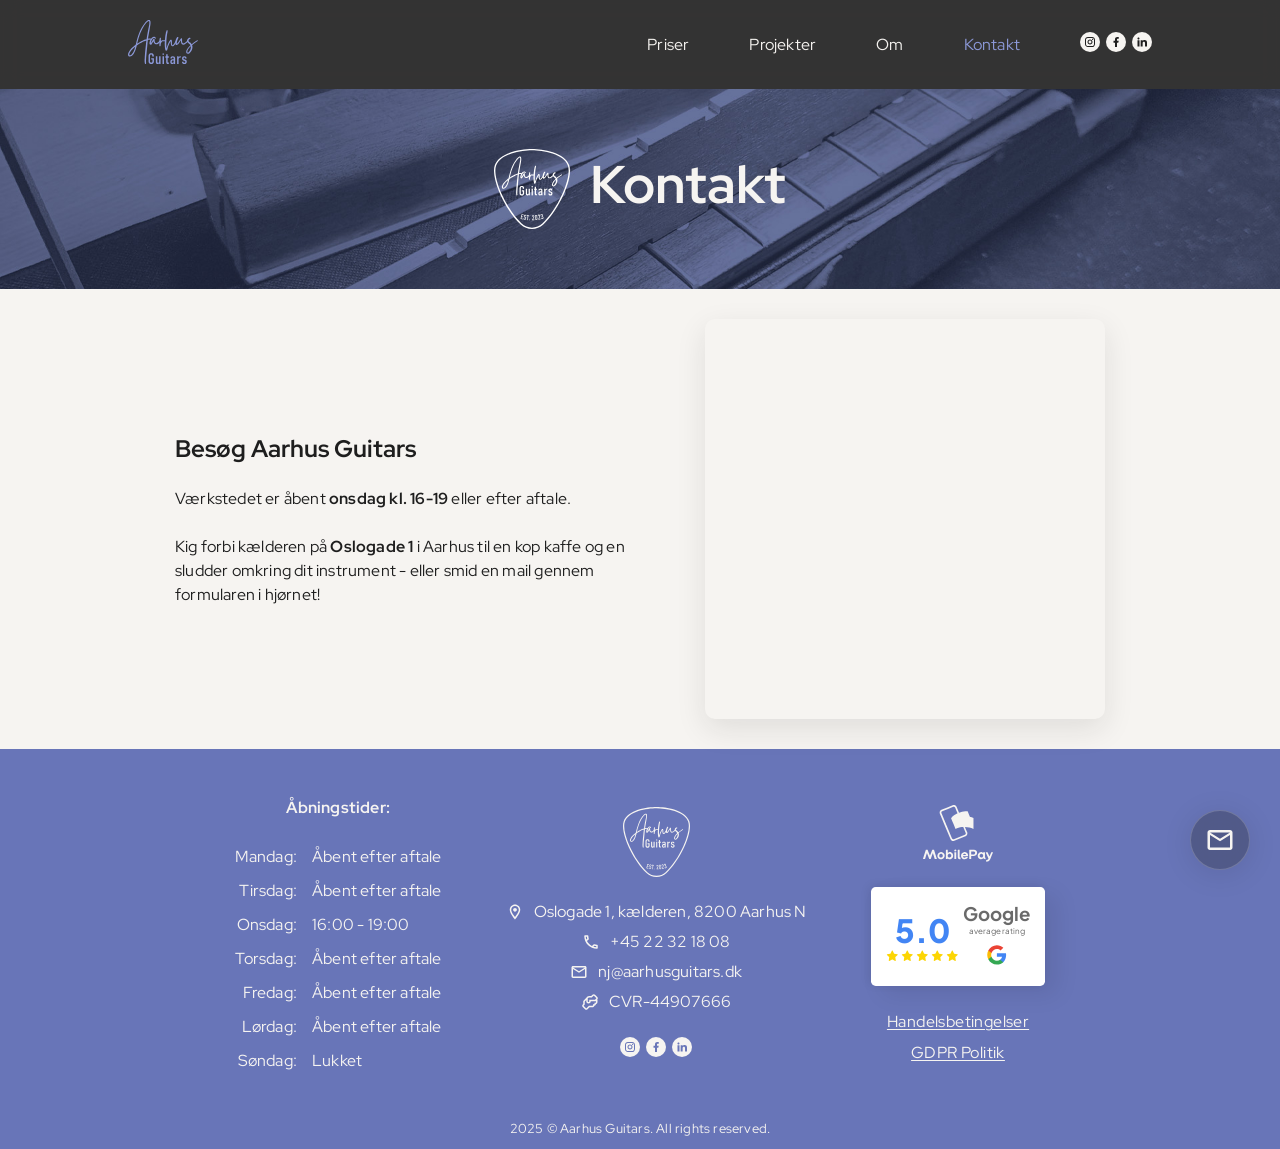
<file: contact.html>
<!DOCTYPE html>
<html lang="en">
<head>
    <meta charset="UTF-8">
    <meta name="viewport" content="width=device-width, initial-scale=1.0">
    <link rel="icon" type="image/png" href="images/favicon.png">
    <title>Kontakt | Aarhus Guitars</title>
    <link rel="stylesheet" href="styles.css">
    <link rel="stylesheet" href="fonts.css">
    <link rel="stylesheet" href="hamburger.css">
    <link rel="stylesheet" href="popup-form.css">
    <link rel="stylesheet" href="contact.css">
    <link rel="preconnect" href="https://fonts.googleapis.com">
    <link rel="preconnect" href="https://fonts.gstatic.com" crossorigin>
</head>
<body>
    <header>
        <div class="header-logo">
            <!-- Logo SVG -->
            <a href="index.html">
                <svg width="70" height="44" viewBox="0 0 70 44" fill="none" xmlns="http://www.w3.org/2000/svg">
    <g clip-path="url(#clip0_160_724)">
    <path d="M1.70528 36.471C1.18242 36.471 0.76792 36.2747 0.460316 35.8827C0.153439 35.49 0 35.0249 0 34.4874C0.0232703 33.7478 0.255973 32.9631 0.699564 32.1347C1.14243 31.3055 1.67692 30.5043 2.30303 29.7311C2.92842 28.9578 3.59308 28.2355 4.29846 27.5632C5.00312 26.891 5.62851 26.3306 6.17463 25.8827C6.51569 25.5918 6.79348 25.3732 7.01018 25.227C7.22543 25.0815 7.39051 24.9525 7.50468 24.84C7.61812 24.7282 7.70902 24.6107 7.77738 24.4874C7.84573 24.3642 7.90173 24.1793 7.94827 23.9328C8.33441 22.2078 8.79473 20.4091 9.32922 18.5379C9.86371 16.6675 10.4891 14.8186 11.2054 12.9919C11.9217 11.1659 12.7405 9.40656 13.6611 7.71458C14.5825 6.02332 15.5991 4.50477 16.7139 3.15965C16.8957 2.91312 17.1451 2.6107 17.4636 2.25239C17.7822 1.89407 18.1341 1.5465 18.521 1.2104C18.9071 0.874296 19.3107 0.589075 19.7318 0.353301C20.1528 0.118245 20.5557 0 20.9426 0C21.3745 0 21.6981 0.118245 21.9148 0.353301C22.1301 0.589075 22.2842 0.869279 22.3751 1.19392C22.466 1.51927 22.5111 1.8611 22.5111 2.21942C22.5111 2.57846 22.5111 2.89163 22.5111 3.16036C22.5111 3.69856 22.4144 4.56712 22.221 5.76534C22.0275 6.96427 21.8057 8.25278 21.5556 9.63087C21.3047 11.009 21.0611 12.3534 20.8218 13.6641C20.5833 14.9748 20.4066 16.0003 20.2932 16.7399C20.2474 17.0989 20.1965 17.4243 20.1397 17.7145C20.083 18.0055 20.0547 18.3423 20.0547 18.7228C20.4415 18.7228 20.7884 18.6891 21.0953 18.6218C21.4021 18.5544 21.7716 18.5207 22.2042 18.5207C22.5228 18.5207 22.7555 18.5874 22.9031 18.7221C23.0507 18.8561 23.1358 18.9966 23.1591 19.1421C23.1816 19.2883 23.1423 19.428 23.0398 19.5627C22.9373 19.6967 22.7955 19.7641 22.6129 19.7641C22.4537 19.7641 22.3511 19.7526 22.3061 19.7304C22.2602 19.7082 22.2377 19.691 22.2377 19.6795C22.2377 19.6681 22.2319 19.6516 22.221 19.6287C22.2093 19.6064 22.1577 19.595 22.0675 19.595C21.9534 19.595 21.7774 19.6064 21.5389 19.6287C21.2996 19.6516 20.9527 19.7075 20.4982 19.7971C20.179 19.8644 19.9863 19.9318 19.9187 19.9984C19.8503 20.0658 19.7936 20.2786 19.7478 20.637L18.1101 38.0827C18.1101 38.598 18.0934 39.091 18.0592 39.5619C18.025 40.0327 18.0076 40.5587 18.0076 41.1413C18.0076 41.6566 18.0243 42.0938 18.0592 42.4521C18.0934 42.8104 18.1101 43.1013 18.1101 43.3257C18.1101 43.55 18.0643 43.7177 17.9741 43.8302C17.8825 43.942 17.7123 43.9986 17.4622 43.9986C17.212 43.9986 17.0244 43.7907 16.9001 43.3765C16.775 42.9616 16.6892 42.48 16.6441 41.9311C16.5983 41.3814 16.5808 40.8389 16.5925 40.3007C16.6041 39.7625 16.6208 39.3705 16.6441 39.124C16.6441 38.8553 16.6608 38.6589 16.695 38.5357C16.7292 38.4124 16.7466 38.1938 16.7466 37.8799C16.7466 37.5883 16.7583 37.2242 16.7808 36.7871C16.8034 36.3499 16.8324 35.8906 16.8659 35.409C16.9001 34.9267 16.9342 34.4451 16.9684 33.9635C17.0026 33.4812 17.031 33.0498 17.0535 32.6693L18.1109 22.8542C18.1559 22.4063 18.2076 22.0029 18.2643 21.6438C18.321 21.2855 18.3494 20.8706 18.3494 20.4005C18.0309 20.5574 17.6105 20.7194 17.0877 20.8878C16.5641 21.0562 15.9962 21.297 15.3817 21.6109C14.6996 21.947 14.1534 22.2157 13.7448 22.4171C13.3353 22.6192 12.9601 22.8098 12.6191 22.989C12.278 23.1681 11.9253 23.3752 11.5617 23.6103C11.1981 23.8461 10.7087 24.1542 10.095 24.5347C10.0491 24.5577 9.96406 24.6078 9.83971 24.686C9.71463 24.7648 9.58374 24.8544 9.44775 24.9547C9.31104 25.0557 9.18596 25.1453 9.07252 25.2234C8.95835 25.3023 8.90162 25.3524 8.90162 25.3746C8.83327 25.442 8.72491 25.7609 8.57729 26.3328C8.42967 26.9039 8.23042 27.5984 7.98026 28.4168C7.72938 29.2344 7.4225 30.1145 7.05891 31.0554C6.69531 31.9964 6.25753 32.8707 5.74559 33.6776C5.23437 34.4838 4.64243 35.151 3.97195 35.6777C3.30075 36.2037 2.54446 36.4674 1.7031 36.4674L1.70528 36.471ZM1.91035 35.3273C2.27395 35.3273 2.63755 35.1983 3.00187 34.941C3.36547 34.683 3.70653 34.3699 4.02504 34.0001C4.34355 33.6303 4.62716 33.249 4.87804 32.857C5.1282 32.4643 5.32163 32.1225 5.45762 31.8315C6.11719 30.5316 6.54914 29.4337 6.75348 28.5372C6.95783 27.6406 7.14035 27.058 7.29961 26.7893C7.20798 26.8115 7.06618 26.8903 6.87274 27.0251C6.67931 27.1591 6.48078 27.3053 6.27571 27.4622C6.07137 27.6184 5.88375 27.7811 5.71286 27.9495C5.54197 28.1179 5.41108 28.2462 5.3209 28.3358C4.93403 28.717 4.48535 29.1764 3.97341 29.7139C3.46146 30.2521 2.98951 30.8282 2.55755 31.4453C2.1256 32.0616 1.78454 32.6944 1.53439 33.3443C1.2835 33.9936 1.22678 34.6214 1.3635 35.2269C1.49948 35.2492 1.59038 35.2714 1.63619 35.2943C1.68128 35.3165 1.77218 35.328 1.90889 35.328L1.91035 35.3273ZM18.5552 19.1593C18.6461 18.8454 18.7144 18.4985 18.7595 18.1173C18.8046 17.7367 18.8504 17.3777 18.8962 17.0416C18.9871 16.3242 19.1115 15.5238 19.2715 14.638C19.43 13.753 19.5951 12.8457 19.766 11.9148C19.9368 10.9853 20.1128 10.078 20.2946 9.19229C20.4764 8.30724 20.6473 7.49458 20.8066 6.75573C20.8749 6.44184 20.96 6.02762 21.0625 5.51236C21.1651 4.9971 21.2443 4.45962 21.3011 3.8985C21.3578 3.33881 21.3745 2.80061 21.3527 2.28535C21.3294 1.77009 21.2276 1.36662 21.0451 1.07495C20.4764 1.09789 19.8518 1.43327 19.1697 2.08326C18.4875 2.73325 17.8222 3.49503 17.1742 4.36861C16.5263 5.24291 15.9293 6.13942 15.3839 7.05743C14.8385 7.97687 14.4174 8.71644 14.1222 9.27613L12.7238 12.2344C12.4962 12.7726 12.2518 13.3774 11.99 14.0496C11.7282 14.7218 11.4788 15.4227 11.2403 16.1508C11.001 16.8789 10.78 17.5905 10.5749 18.285C10.3706 18.9801 10.188 19.6072 10.0295 20.1676C9.98369 20.3474 9.92115 20.5997 9.84189 20.9236C9.7619 21.249 9.67682 21.5793 9.58592 21.9154C9.49502 22.2515 9.41503 22.5712 9.34667 22.8736C9.27904 23.1767 9.2325 23.4175 9.21068 23.5967C9.41503 23.5293 9.61428 23.4283 9.80771 23.2942C10.0004 23.1595 10.188 23.037 10.3706 22.9245L13.7135 21.1092C14.2363 20.8627 14.8159 20.594 15.4529 20.303C16.0892 20.0121 16.6921 19.7648 17.2608 19.5634C17.4876 19.519 17.7153 19.4624 17.9429 19.395C18.1698 19.3277 18.3741 19.2496 18.5566 19.1593H18.5552Z" fill="#8C99D9"/>
    <path d="M21.4888 22.9581C21.4888 22.4873 21.608 21.8997 21.8473 21.1938C22.0858 20.4879 22.4043 19.8049 22.8021 19.1435C23.1999 18.4828 23.666 17.9223 24.2005 17.463C24.7343 17.0036 25.2971 16.7743 25.889 16.7743C26.2985 16.7743 26.6504 16.8753 26.9464 17.0767C27.2416 17.2781 27.4692 17.4967 27.6285 17.7324C27.7877 17.9682 27.8612 18.1861 27.8503 18.3882C27.8387 18.5895 27.7194 18.6906 27.4925 18.6906C27.2416 18.6906 27.0031 18.5616 26.7762 18.3043C26.5486 18.047 26.2759 17.918 25.9574 17.918C25.7072 17.918 25.4062 18.0642 25.0535 18.3552C24.7008 18.6461 24.2747 19.218 23.7743 20.0694C23.5467 20.4277 23.3366 20.8928 23.1439 21.4647C22.9504 22.0358 22.8537 22.602 22.8537 23.1624C22.8988 23.118 22.9163 23.1072 22.9054 23.1287C22.8937 23.1516 22.9337 23.1065 23.0246 22.9947L23.2973 22.5912C23.4791 22.3225 23.6893 21.9699 23.9285 21.5328C24.167 21.0956 24.4063 20.6706 24.6448 20.2557C24.8841 19.8415 25.1109 19.4774 25.3269 19.1628C25.5422 18.849 25.7072 18.692 25.8214 18.692C26.1167 18.692 26.3159 18.7759 26.4184 18.9443C26.521 19.1127 26.5835 19.3305 26.6061 19.6C26.6286 19.8687 26.6402 20.1712 26.6402 20.508C26.6402 20.8441 26.6744 21.1687 26.7428 21.4826C26.8788 22.0882 27.0889 22.5303 27.3732 22.8105C27.6576 23.0907 27.9812 23.2305 28.3455 23.2305C28.9818 23.2305 29.6865 22.8499 30.4602 22.0874C30.7787 21.7965 30.9998 21.5557 31.1256 21.3643C31.2507 21.1744 31.4383 20.9559 31.6884 20.7086C31.8477 20.485 32.052 20.3725 32.3029 20.3725C32.4389 20.3725 32.5414 20.4234 32.6098 20.5237C32.6781 20.6248 32.6891 20.7817 32.644 20.9946C32.5982 21.2074 32.468 21.4711 32.252 21.785C32.036 22.0989 31.7117 22.4572 31.2798 22.8607L30.2566 23.6676C29.597 24.1162 28.9607 24.3398 28.3462 24.3398C27.9143 24.3398 27.5274 24.2388 27.1864 24.0374C26.8453 23.836 26.5559 23.5838 26.3166 23.2813C26.0781 22.9782 25.8905 22.6371 25.7538 22.2558C25.6178 21.8746 25.5494 21.5055 25.5494 21.1465C25.3902 21.259 25.2084 21.5113 25.0033 21.9025C24.799 22.2953 24.5772 22.698 24.3379 23.1129C24.0994 23.5279 23.8551 23.9027 23.6042 24.2388C23.354 24.5749 23.1039 24.7426 22.8537 24.7426C22.2167 24.7426 21.8306 24.5971 21.6938 24.3061C21.5579 24.0152 21.4895 23.5666 21.4895 22.9617L21.4888 22.9581Z" fill="#8C99D9"/>
    <path d="M31.857 26.2181C31.6978 26.2181 31.5843 26.1285 31.516 25.9494C31.4483 25.7702 31.4083 25.5746 31.3967 25.361C31.3851 25.1482 31.3909 24.9411 31.4134 24.739C31.436 24.5376 31.4476 24.4029 31.4476 24.3355C31.4243 23.932 31.4185 23.5236 31.4309 23.1086C31.4418 22.6944 31.436 22.2738 31.4134 21.8481C31.4134 21.6918 31.4185 21.3887 31.4309 20.9408C31.4418 20.4929 31.476 20.0328 31.5334 19.5627C31.5894 19.0919 31.6752 18.6719 31.7887 18.3022C31.9021 17.9324 32.0497 17.7475 32.2323 17.7475C32.6868 17.7475 32.9195 17.8937 32.9311 18.1846C32.9427 18.4763 32.9253 18.8568 32.8802 19.3277C32.8569 19.5075 32.846 19.6867 32.846 19.8659C32.846 20.0457 32.846 20.2242 32.846 20.404C32.846 20.6506 32.8337 20.8018 32.8118 20.8577C32.7886 20.9136 32.7777 21.054 32.7777 21.2776C33.0278 21.0985 33.2554 20.8914 33.4598 20.6556C33.6641 20.4205 34.0277 20.303 34.5513 20.303C34.7098 20.303 34.9207 20.298 35.1818 20.2858C35.4428 20.2751 35.7221 20.2693 36.0173 20.2693C36.5176 20.2693 36.9838 20.298 37.4157 20.3532C37.8477 20.4091 38.0637 20.5495 38.0637 20.7738C38.0637 21.0204 37.9444 21.1716 37.7051 21.2275C37.4666 21.2834 37.1765 21.3113 36.8354 21.3113C36.6078 21.3113 36.3751 21.3056 36.1359 21.2941C35.8973 21.2834 35.6864 21.2776 35.5054 21.2776C35.1861 21.2776 34.9258 21.2834 34.7207 21.2941C34.5164 21.3056 34.3455 21.3393 34.2095 21.3952C34.0735 21.4511 33.9535 21.5356 33.851 21.6474C33.7485 21.7599 33.6292 21.9276 33.4925 22.1519C33.3107 22.4429 33.1514 22.7568 33.0147 23.0929C32.8787 23.429 32.7762 23.7988 32.7078 24.2022C32.662 24.4258 32.6395 24.6558 32.6395 24.8909C32.6395 25.1267 32.6279 25.3445 32.6053 25.5466C32.582 25.748 32.5202 25.9114 32.4177 26.0339C32.3152 26.1572 32.1275 26.2188 31.8548 26.2188L31.857 26.2181Z" fill="#8C99D9"/>
    <path d="M36.9395 19.7648C37.0304 18.5996 37.1438 17.4508 37.2805 16.3192C37.4165 15.1877 37.6099 14.0504 37.8601 12.9073C37.9277 12.5934 37.9961 12.3304 38.0644 12.1176C38.1328 11.9048 38.2004 11.664 38.2688 11.3945C38.428 10.9466 38.5473 10.6499 38.6273 10.5037C38.7065 10.3583 38.8374 10.2852 39.0192 10.2852C39.0876 10.2852 39.1669 10.2909 39.2585 10.3016C39.3494 10.3131 39.4512 10.3296 39.5654 10.3525C39.6788 10.8678 39.6563 11.4784 39.497 12.1842C39.3378 12.8901 39.2127 13.5344 39.1218 14.117C38.8716 15.6635 38.6666 17.367 38.508 19.2259C38.348 21.0863 38.2688 22.8564 38.2688 24.5369L38.3713 28.3021L38.644 27.6636C38.8709 26.9914 39.0709 26.408 39.241 25.9157C39.4119 25.4234 39.5937 24.9468 39.7872 24.4874C39.9799 24.0281 40.1966 23.5522 40.4351 23.0585C40.6743 22.5661 40.9747 21.9943 41.339 21.3443C41.5892 20.8964 41.8277 20.5158 42.0553 20.2012C42.2822 19.8874 42.6574 19.7304 43.181 19.7304C43.3628 19.7304 43.5053 19.8429 43.6079 20.0665C43.7104 20.2908 43.7838 20.5488 43.8297 20.8398C43.8747 21.1314 43.9031 21.4231 43.9147 21.7141C43.9264 22.005 43.9315 22.2293 43.9315 22.3863C43.9315 23.0363 43.9482 23.5744 43.9831 23.9994C44.0173 24.4251 44.1474 24.8515 44.375 25.2765C44.6252 25.2091 44.8637 25.0865 45.0913 24.9067C45.3182 24.7275 45.5233 24.5204 45.7058 24.2853C45.8876 24.0496 46.0643 23.8038 46.2345 23.5458C46.4047 23.2885 46.5581 23.0578 46.6948 22.8564C46.8541 22.6099 47.0024 22.364 47.1384 22.1168C47.2751 21.8703 47.4111 21.613 47.5478 21.3436C47.7529 20.9852 47.9172 20.738 48.043 20.604C48.1674 20.4693 48.2983 20.4026 48.435 20.4026C48.5033 20.4026 48.6277 20.4248 48.8102 20.4693C48.9237 20.8727 48.9011 21.1981 48.7419 21.4439C48.5826 21.6911 48.4117 21.9821 48.2306 22.3175C48.0714 22.6091 47.8554 22.9847 47.5827 23.4433C47.31 23.9034 47.0031 24.3513 46.6614 24.7877C46.3203 25.2249 45.956 25.5946 45.5698 25.8971C45.183 26.1995 44.7852 26.3507 44.3765 26.3507C43.626 26.3507 43.1366 25.69 42.9097 24.367C42.8421 23.9865 42.7956 23.4763 42.7738 22.8377C42.7505 22.1992 42.7396 21.6445 42.7396 21.1737C42.5803 21.2862 42.3869 21.5492 42.16 21.9642C41.9324 22.3791 41.7055 22.827 41.4779 23.3086C41.2503 23.7909 41.0401 24.2725 40.8467 24.754C40.6533 25.2363 40.4998 25.5997 40.3864 25.8462C40.1137 26.5635 39.8912 27.2637 39.721 27.9474C39.5508 28.631 39.3632 29.286 39.1581 29.9138C39.044 30.2721 38.9138 30.5022 38.7662 30.6025C38.6186 30.7035 38.3851 30.7537 38.0673 30.7537C37.7714 30.7537 37.5329 30.4284 37.3511 29.7791C37.1685 29.1291 37.0325 28.3838 36.9416 27.5439C36.8507 26.7033 36.794 25.8913 36.7708 25.1066C36.7482 24.3226 36.7366 23.8074 36.7366 23.5608L36.9409 19.7627L36.9395 19.7648Z" fill="#8C99D9"/>
    <path d="M47.3762 22.2523C47.3762 21.8939 47.4162 21.4905 47.4962 21.0419C47.5755 20.594 47.6889 20.1511 47.8373 19.7139C47.9849 19.2775 48.1558 18.8568 48.3492 18.4534C48.5419 18.0499 48.7412 17.7138 48.9462 17.4451C49.1964 17.1763 49.4458 17.0416 49.6967 17.0416C49.9011 17.0416 50.1061 17.0975 50.3105 17.2093C50.333 17.3218 50.3621 17.3999 50.3955 17.4451C50.4297 17.4902 50.4472 17.5905 50.4472 17.7475C50.4472 17.7704 50.3388 17.9883 50.1228 18.4032C49.9069 18.8181 49.6851 19.3227 49.4575 19.916C49.2306 20.5094 49.043 21.1429 48.8946 21.8151C48.747 22.4873 48.7412 23.1043 48.8779 23.664C49.1506 23.5744 49.384 23.4003 49.5774 23.143C49.7702 22.8858 49.9578 22.6443 50.1403 22.4199L52.1866 19.4624C52.4135 19.1485 52.6069 18.874 52.7662 18.639C52.9255 18.4032 53.164 18.2857 53.4825 18.2857C53.7094 18.2857 53.8628 18.4032 53.9428 18.639C54.0221 18.874 54.0672 19.16 54.0788 19.4961C54.0904 19.8322 54.0846 20.174 54.0621 20.5216C54.0395 20.8691 54.0395 21.1551 54.0621 21.3787C54.1755 22.1856 54.3522 22.7518 54.5907 23.0764C54.8293 23.401 55.1078 23.5637 55.4263 23.5637C55.8124 23.5637 56.2277 23.401 56.6713 23.0764C57.1148 22.7518 57.541 22.3927 57.9504 22.0007C58.3598 21.6087 58.735 21.2504 59.0761 20.925C59.4171 20.6004 59.6673 20.4377 59.8266 20.4377C59.9633 20.4377 60.0876 20.4657 60.2018 20.5216C60.3152 20.5775 60.3727 20.695 60.3727 20.8749C60.3727 21.0089 60.2876 21.183 60.1167 21.3959C59.9465 21.6094 59.7531 21.828 59.5371 22.0516C59.3212 22.2759 59.1052 22.4837 58.8892 22.6736C58.6732 22.8643 58.5082 23.0047 58.3947 23.0943C57.9395 23.52 57.445 23.884 56.9112 24.1865C56.3767 24.4896 55.8481 24.6401 55.3252 24.6401C54.7565 24.6401 54.313 24.4889 53.9944 24.1865C53.6759 23.884 53.4374 23.5035 53.2782 23.0434C53.1189 22.5841 53.0222 22.1025 52.988 21.598C52.9538 21.0935 52.9364 20.6398 52.9364 20.2364C52.8004 20.3259 52.6346 20.5223 52.4419 20.8247C52.2484 21.1279 52.095 21.3686 51.9816 21.5478C51.8456 21.7721 51.6514 22.086 51.402 22.4887C51.1511 22.8922 50.8733 23.2792 50.5664 23.6483C50.2596 24.018 49.9527 24.3434 49.6451 24.6229C49.3382 24.9031 49.048 25.0436 48.7753 25.0436C48.3885 25.0436 48.0983 24.954 47.9056 24.7748C47.7122 24.5957 47.5755 24.3663 47.4962 24.0854C47.4162 23.8059 47.3762 23.5035 47.3762 23.1781C47.3762 22.8535 47.3762 22.5454 47.3762 22.2537V22.2523Z" fill="#8C99D9"/>
    <path d="M58.9729 20.9078C58.9729 20.4829 59.0696 20.0794 59.263 19.6974C59.4557 19.3169 59.695 18.9865 59.9793 18.7063C60.2629 18.4261 60.5647 18.2076 60.8832 18.0506C61.2017 17.8944 61.4854 17.8156 61.7362 17.8156C61.9871 17.8156 62.174 17.9051 62.2991 18.0843C62.4242 18.2642 62.43 18.5666 62.3165 18.9923C62.1115 19.0374 61.958 19.0711 61.8562 19.0933C61.7537 19.1155 61.6686 19.1385 61.6002 19.16C61.5319 19.1829 61.4635 19.2273 61.3959 19.2947C61.3275 19.3621 61.225 19.4631 61.0883 19.5971C60.6338 20.0902 60.4287 20.4829 60.4745 20.7738C60.5196 21.0648 60.7014 21.3507 61.0207 21.6309C61.3392 21.9111 61.7421 22.2358 62.2315 22.6056C62.7201 22.9753 63.1804 23.4856 63.6124 24.1349C64.1127 23.7988 64.6239 23.4068 65.1475 22.9581L68.3195 20.7731C68.8424 20.4148 69.286 20.2349 69.6496 20.2349C69.9223 20.2349 70.0365 20.3474 69.9906 20.571C69.9448 20.7946 69.7289 21.0189 69.3427 21.2432L67.023 22.8234C66.9321 22.8686 66.7328 22.9968 66.4259 23.2097C66.119 23.4225 65.8005 23.6583 65.4711 23.9156C65.141 24.1736 64.845 24.4143 64.5847 24.6379C64.3229 24.8622 64.1803 25.0077 64.1578 25.0751C64.1345 25.1876 64.1745 25.4004 64.2771 25.7136C64.3796 26.0275 64.4421 26.4367 64.4647 26.9405C64.4872 27.4443 64.4138 28.0606 64.2429 28.7894C64.072 29.5175 63.7026 30.3631 63.1339 31.327C62.6336 32.1554 62.0882 32.7667 61.497 33.1587C60.9058 33.5507 60.348 33.7471 59.8259 33.7471C59.3481 33.7471 58.9562 33.5902 58.6493 33.2763C58.3417 32.9624 58.189 32.503 58.189 31.8982C58.189 31.1364 58.3882 30.3968 58.786 29.6802C59.1838 28.9628 59.6266 28.3021 60.116 27.6965C60.6047 27.0917 61.0767 26.5707 61.5319 26.1336C61.9864 25.6971 62.2824 25.3775 62.4191 25.1754C62.1464 24.7046 61.8162 24.2961 61.4301 23.9485C61.0432 23.6017 60.668 23.2763 60.3044 22.9739C59.9408 22.6715 59.6274 22.364 59.3663 22.0494C59.1045 21.7363 58.9743 21.355 58.9743 20.9064L58.9729 20.9078ZM59.2798 31.8989C59.2798 32.3697 59.4274 32.6048 59.7234 32.6048C59.8826 32.6048 60.0528 32.5539 60.2346 32.4536C60.4164 32.3525 60.564 32.2465 60.6782 32.1347C61.1327 31.7986 61.5363 31.2883 61.8889 30.6054C62.2409 29.9217 62.4969 29.3004 62.6561 28.74C62.7696 28.3587 62.8321 27.9724 62.8438 27.5804C62.8554 27.1877 62.8605 26.757 62.8605 26.2862C62.5878 26.4431 62.2751 26.7176 61.9224 27.1096C61.5697 27.5016 61.2919 27.8205 61.0868 28.0678C60.6774 28.5608 60.2738 29.1542 59.8761 29.8493C59.4776 30.5437 59.279 31.2274 59.279 31.8996L59.2798 31.8989Z" fill="#8C99D9"/>
    <path d="M23.2237 38.2045H25.9354V41.2911C25.9354 41.8623 25.8307 42.3503 25.6212 42.7545C25.4118 43.1586 25.1078 43.4675 24.7093 43.6804C24.3108 43.8932 23.828 44 23.2622 44C22.6848 44 22.1939 43.8997 21.7874 43.699C21.3817 43.4983 21.0726 43.2074 20.861 42.8276C20.6487 42.447 20.5432 41.9862 20.5432 41.4437V35.9314C20.5432 35.3552 20.6479 34.8665 20.8574 34.4644C21.0668 34.0624 21.3708 33.755 21.7693 33.5421C22.1678 33.3293 22.6506 33.2225 23.2164 33.2225C23.7734 33.2225 24.2468 33.3257 24.6373 33.5314C25.0278 33.737 25.3267 34.0359 25.534 34.4286C25.7405 34.8206 25.8438 35.2957 25.8438 35.8518V36.375H24.2963V35.8518C24.2963 35.4405 24.2032 35.123 24.017 34.9001C23.8301 34.6773 23.564 34.5662 23.2164 34.5662C22.8288 34.5662 22.5285 34.6852 22.3168 34.9224C22.1045 35.1596 21.9991 35.4964 21.9991 35.9321V41.4445C21.9991 41.8271 22.1089 42.1245 22.3285 42.3381C22.5481 42.5509 22.8593 42.6577 23.2637 42.6577C23.6462 42.6577 23.945 42.5402 24.1596 42.3059C24.3741 42.0708 24.481 41.7404 24.481 41.314V39.5131H23.2251V38.206L23.2237 38.2045Z" fill="#8C99D9"/>
    <path d="M29.3133 36.3521V41.8286C29.3133 42.1002 29.3896 42.3059 29.5431 42.4456C29.6965 42.5861 29.9212 42.6563 30.2172 42.6563C30.5182 42.6563 30.7415 42.5839 30.8877 42.4385C31.0331 42.293 31.1058 42.0801 31.1058 41.7992L31.2127 42.7287C31.0702 43.1551 30.868 43.4733 30.6077 43.684C30.3474 43.8947 30.023 44 29.6354 44C29.0486 44 28.605 43.8208 28.3061 43.4625C28.0072 43.1042 27.8582 42.5789 27.8582 41.8866V36.3521H29.3133ZM31.1058 43.8911V36.3521H32.5609V43.8911H31.1058Z" fill="#8C99D9"/>
    <path d="M34.5447 34.8048V33.4246H35.9998V34.8048H34.5447ZM34.5447 43.8911V36.3521H35.9998V43.8911H34.5447Z" fill="#8C99D9"/>
    <path d="M37.3706 37.6592V36.3521H40.8023V37.6592H37.3706ZM40.0511 43.9276C39.3922 43.9276 38.9159 43.7556 38.6228 43.4116C38.329 43.0677 38.1822 42.5739 38.1822 41.9304V34.1592H39.6373V41.9304C39.6373 42.1482 39.6867 42.3181 39.7871 42.4385C39.8867 42.5596 40.0307 42.6198 40.2198 42.6198H40.8023V43.9269H40.0518L40.0511 43.9276Z" fill="#8C99D9"/>
    <path d="M44.2637 44C43.6151 44 43.1257 43.8244 42.797 43.4733C42.4676 43.1221 42.3032 42.5932 42.3032 41.8866C42.3032 41.0396 42.5083 40.4061 42.9199 39.9876C43.3308 39.569 43.9452 39.3591 44.7619 39.3591H45.7807L45.8883 40.5938H44.7699C44.4128 40.5938 44.1445 40.7013 43.9656 40.917C43.7867 41.1327 43.6973 41.4559 43.6973 41.8866C43.6973 42.1819 43.7751 42.4026 43.9314 42.5474C44.087 42.6929 44.3205 42.7652 44.6324 42.7652C44.9946 42.7652 45.2658 42.6699 45.444 42.4786C45.6229 42.2872 45.7123 42.0006 45.7123 41.6179L45.873 42.3152C45.8679 42.6878 45.8054 43.0003 45.6854 43.2518C45.5654 43.5034 45.3865 43.6911 45.1495 43.8151C44.9124 43.9384 44.6172 44 44.2652 44H44.2637ZM45.7116 43.8911V38.3787C45.7116 38.0734 45.6258 37.8376 45.4549 37.6707C45.284 37.5037 45.0448 37.4199 44.7386 37.4199C44.4732 37.4199 44.2645 37.503 44.111 37.6707C43.9576 37.8376 43.8805 38.0734 43.8805 38.3787H42.4639C42.4639 37.6915 42.6654 37.1597 43.069 36.7849C43.4726 36.4094 44.0412 36.2216 44.7771 36.2216C45.5225 36.2216 46.1006 36.4094 46.5122 36.7849C46.9231 37.1597 47.1289 37.6915 47.1289 38.3787V43.8911H45.7123H45.7116Z" fill="#8C99D9"/>
    <path d="M49.1272 43.8911V36.3521H50.5823V43.8911H49.1272ZM52.7654 37.6012C52.7297 37.6012 52.6919 37.6012 52.6505 37.6012C52.6097 37.6012 52.5559 37.6012 52.4898 37.6012C51.8978 37.6012 51.4339 37.7395 51.1001 38.0154C50.7656 38.2913 50.5932 38.6668 50.583 39.1412L50.4223 37.6671C50.6776 37.217 51.0085 36.8637 51.4142 36.6065C51.8207 36.3499 52.2709 36.2216 52.7661 36.2216V37.6019L52.7654 37.6012Z" fill="#8C99D9"/>
    <path d="M56.365 44C55.6197 44 55.0321 43.7979 54.603 43.3937C54.174 42.9895 53.9595 42.4385 53.9595 41.7412V41.6831H55.3993V41.7412C55.3993 42.0658 55.4837 42.3188 55.6517 42.5001C55.8204 42.6821 56.0582 42.7724 56.3643 42.7724C56.6654 42.7724 56.9017 42.685 57.0726 42.5108C57.2435 42.3367 57.3293 42.0966 57.3293 41.792C57.3293 41.5599 57.2689 41.3793 57.149 41.251C57.029 41.1227 56.8704 41.0174 56.6741 40.935C56.4778 40.8525 56.264 40.773 56.0349 40.6956C55.8044 40.6132 55.5739 40.52 55.3411 40.4161C55.1092 40.3122 54.8954 40.1789 54.7012 40.0162C54.5078 39.8543 54.3514 39.6457 54.2344 39.3913C54.1165 39.1376 54.0576 38.8216 54.0576 38.4439C54.0576 37.7517 54.2584 37.2077 54.659 36.8136C55.0597 36.4187 55.6073 36.2216 56.3018 36.2216C57.0013 36.2216 57.5504 36.4094 57.9481 36.7849C58.3467 37.1597 58.5459 37.6771 58.5459 38.3357V38.3794H57.1061V38.3214C57.1061 38.0505 57.0355 37.8377 56.8952 37.6821C56.7541 37.5273 56.557 37.45 56.3018 37.45C56.0516 37.45 55.8553 37.5345 55.712 37.7044C55.5695 37.8742 55.4975 38.1114 55.4975 38.416C55.4975 38.6439 55.5535 38.8237 55.6662 38.957C55.7782 39.0903 55.9251 39.1957 56.1062 39.2731C56.2872 39.3505 56.4858 39.4236 56.6996 39.4909C56.9395 39.5633 57.181 39.6457 57.4231 39.7382C57.666 39.8299 57.8878 39.956 58.09 40.1158C58.2914 40.2756 58.455 40.4885 58.5801 40.7551C58.7052 41.0217 58.7677 41.3678 58.7677 41.7935C58.7677 42.4815 58.5532 43.0211 58.1241 43.4131C57.6951 43.8051 57.1082 44.0014 56.3621 44.0014L56.365 44Z" fill="#8C99D9"/>
    </g>
    <defs>
    <clipPath id="clip0_160_724">
    <rect width="70" height="44" fill="white"/>
    </clipPath>
    </defs>
                </svg>
            </a>
        </div>
        <div class="nav-box">
            <nav>
                <a href="priser.html">Priser</a>
                <a href="workshop.html">Projekter</a>
                <a href="om.html">Om</a>
                <a href="contact.html" style="color: #8C99D9;">Kontakt</a>
            </nav>
        </div>
        <div class="socials-box">
            <a href="https://www.instagram.com/aarhusguitars/" target="_blank">
                <svg width="20" height="20" viewBox="0 0 20 20" fill="none" xmlns="http://www.w3.org/2000/svg">
<rect width="20" height="20" rx="10" fill="#F6F4F1"/>
<path d="M7.9 5H12.1C13.7 5 15 6.3 15 7.9V12.1C15 12.8691 14.6945 13.6068 14.1506 14.1506C13.6068 14.6945 12.8691 15 12.1 15H7.9C6.3 15 5 13.7 5 12.1V7.9C5 7.13087 5.30553 6.39325 5.84939 5.84939C6.39325 5.30553 7.13087 5 7.9 5ZM7.8 6C7.32261 6 6.86477 6.18964 6.52721 6.52721C6.18964 6.86477 6 7.32261 6 7.8V12.2C6 13.195 6.805 14 7.8 14H12.2C12.6774 14 13.1352 13.8104 13.4728 13.4728C13.8104 13.1352 14 12.6774 14 12.2V7.8C14 6.805 13.195 6 12.2 6H7.8ZM12.625 6.75C12.7908 6.75 12.9497 6.81585 13.0669 6.93306C13.1842 7.05027 13.25 7.20924 13.25 7.375C13.25 7.54076 13.1842 7.69973 13.0669 7.81694C12.9497 7.93415 12.7908 8 12.625 8C12.4592 8 12.3003 7.93415 12.1831 7.81694C12.0658 7.69973 12 7.54076 12 7.375C12 7.20924 12.0658 7.05027 12.1831 6.93306C12.3003 6.81585 12.4592 6.75 12.625 6.75ZM10 7.5C10.663 7.5 11.2989 7.76339 11.7678 8.23223C12.2366 8.70107 12.5 9.33696 12.5 10C12.5 10.663 12.2366 11.2989 11.7678 11.7678C11.2989 12.2366 10.663 12.5 10 12.5C9.33696 12.5 8.70107 12.2366 8.23223 11.7678C7.76339 11.2989 7.5 10.663 7.5 10C7.5 9.33696 7.76339 8.70107 8.23223 8.23223C8.70107 7.76339 9.33696 7.5 10 7.5ZM10 8.5C9.60218 8.5 9.22064 8.65804 8.93934 8.93934C8.65804 9.22064 8.5 9.60218 8.5 10C8.5 10.3978 8.65804 10.7794 8.93934 11.0607C9.22064 11.342 9.60218 11.5 10 11.5C10.3978 11.5 10.7794 11.342 11.0607 11.0607C11.342 10.7794 11.5 10.3978 11.5 10C11.5 9.60218 11.342 9.22064 11.0607 8.93934C10.7794 8.65804 10.3978 8.5 10 8.5Z" fill="#1E1E1E"/>
                </svg>
            </a>
            <a href="https://www.facebook.com/aarhusguitars/" target="_blank">
                <svg width="20" height="20" viewBox="0 0 20 20" fill="none" xmlns="http://www.w3.org/2000/svg">
<rect width="20" height="20" rx="10" fill="#F6F4F1"/>
<path d="M11 10.75H12.25L12.75 8.75H11V7.75C11 7.235 11 6.75 12 6.75H12.75V5.07C12.587 5.0485 11.9715 5 11.3215 5C9.964 5 9 5.8285 9 7.35V8.75H7.5V10.75H9V15H11V10.75Z" fill="#1E1E1E"/>
                </svg>
            </a>
            <a href="https://www.linkedin.com/company/aarhusguitars/" target="_blank">
                <svg width="20" height="20" viewBox="0 0 20 20" fill="none" xmlns="http://www.w3.org/2000/svg">
<rect width="20" height="20" rx="10" fill="#F6F4F1"/>
<path d="M7.46997 6.5C7.46984 6.76522 7.36435 7.01952 7.17672 7.20696C6.98909 7.3944 6.73469 7.49963 6.46947 7.4995C6.20425 7.49937 5.94995 7.39388 5.76251 7.20625C5.57507 7.01862 5.46984 6.76422 5.46997 6.499C5.4701 6.23378 5.57559 5.97948 5.76322 5.79204C5.95085 5.6046 6.20525 5.49937 6.47047 5.4995C6.73569 5.49963 6.98999 5.60512 7.17743 5.79275C7.36487 5.98038 7.4701 6.23478 7.46997 6.5ZM7.49997 8.24H5.49997V14.5H7.49997V8.24ZM10.66 8.24H8.66997V14.5H10.64V11.215C10.64 9.385 13.025 9.215 13.025 11.215V14.5H15V10.535C15 7.45 11.47 7.565 10.64 9.08L10.66 8.24Z" fill="#1E1E1E"/>
                </svg>
            </a>
        </div>

        <div class="off-screen-menu">
            <ul>
                <li><a href="index.html"><img src="images/Web_Logo.svg" alt="Aarhus Guitars logo"></a></li>
                <li><a href="priser.html">Priser</a></li>
                <li><a href="workshop.html">Projekter</a></li>
                <li><a href="om.html">Om</a></li>
                <li><a href="contact.html">Kontakt</a></li>
            </ul>
            <div class="socials-box">
            <a href="https://www.instagram.com/aarhusguitars/" target="_blank">
                <svg width="20" height="20" viewBox="0 0 20 20" fill="none" xmlns="http://www.w3.org/2000/svg">
<rect width="20" height="20" rx="10" fill="#F6F4F1"/>
<path d="M7.9 5H12.1C13.7 5 15 6.3 15 7.9V12.1C15 12.8691 14.6945 13.6068 14.1506 14.1506C13.6068 14.6945 12.8691 15 12.1 15H7.9C6.3 15 5 13.7 5 12.1V7.9C5 7.13087 5.30553 6.39325 5.84939 5.84939C6.39325 5.30553 7.13087 5 7.9 5ZM7.8 6C7.32261 6 6.86477 6.18964 6.52721 6.52721C6.18964 6.86477 6 7.32261 6 7.8V12.2C6 13.195 6.805 14 7.8 14H12.2C12.6774 14 13.1352 13.8104 13.4728 13.4728C13.8104 13.1352 14 12.6774 14 12.2V7.8C14 6.805 13.195 6 12.2 6H7.8ZM12.625 6.75C12.7908 6.75 12.9497 6.81585 13.0669 6.93306C13.1842 7.05027 13.25 7.20924 13.25 7.375C13.25 7.54076 13.1842 7.69973 13.0669 7.81694C12.9497 7.93415 12.7908 8 12.625 8C12.4592 8 12.3003 7.93415 12.1831 7.81694C12.0658 7.69973 12 7.54076 12 7.375C12 7.20924 12.0658 7.05027 12.1831 6.93306C12.3003 6.81585 12.4592 6.75 12.625 6.75ZM10 7.5C10.663 7.5 11.2989 7.76339 11.7678 8.23223C12.2366 8.70107 12.5 9.33696 12.5 10C12.5 10.663 12.2366 11.2989 11.7678 11.7678C11.2989 12.2366 10.663 12.5 10 12.5C9.33696 12.5 8.70107 12.2366 8.23223 11.7678C7.76339 11.2989 7.5 10.663 7.5 10C7.5 9.33696 7.76339 8.70107 8.23223 8.23223C8.70107 7.76339 9.33696 7.5 10 7.5ZM10 8.5C9.60218 8.5 9.22064 8.65804 8.93934 8.93934C8.65804 9.22064 8.5 9.60218 8.5 10C8.5 10.3978 8.65804 10.7794 8.93934 11.0607C9.22064 11.342 9.60218 11.5 10 11.5C10.3978 11.5 10.7794 11.342 11.0607 11.0607C11.342 10.7794 11.5 10.3978 11.5 10C11.5 9.60218 11.342 9.22064 11.0607 8.93934C10.7794 8.65804 10.3978 8.5 10 8.5Z" fill="#1E1E1E"/>
                </svg>
            </a>
            <a href="https://www.facebook.com/aarhusguitars/" target="_blank">
                <svg width="20" height="20" viewBox="0 0 20 20" fill="none" xmlns="http://www.w3.org/2000/svg">
<rect width="20" height="20" rx="10" fill="#F6F4F1"/>
<path d="M11 10.75H12.25L12.75 8.75H11V7.75C11 7.235 11 6.75 12 6.75H12.75V5.07C12.587 5.0485 11.9715 5 11.3215 5C9.964 5 9 5.8285 9 7.35V8.75H7.5V10.75H9V15H11V10.75Z" fill="#1E1E1E"/>
                </svg>
            </a>
            <a href="https://www.linkedin.com/company/aarhusguitars/" target="_blank">
                <svg width="20" height="20" viewBox="0 0 20 20" fill="none" xmlns="http://www.w3.org/2000/svg">
<rect width="20" height="20" rx="10" fill="#F6F4F1"/>
<path d="M7.46997 6.5C7.46984 6.76522 7.36435 7.01952 7.17672 7.20696C6.98909 7.3944 6.73469 7.49963 6.46947 7.4995C6.20425 7.49937 5.94995 7.39388 5.76251 7.20625C5.57507 7.01862 5.46984 6.76422 5.46997 6.499C5.4701 6.23378 5.57559 5.97948 5.76322 5.79204C5.95085 5.6046 6.20525 5.49937 6.47047 5.4995C6.73569 5.49963 6.98999 5.60512 7.17743 5.79275C7.36487 5.98038 7.4701 6.23478 7.46997 6.5ZM7.49997 8.24H5.49997V14.5H7.49997V8.24ZM10.66 8.24H8.66997V14.5H10.64V11.215C10.64 9.385 13.025 9.215 13.025 11.215V14.5H15V10.535C15 7.45 11.47 7.565 10.64 9.08L10.66 8.24Z" fill="#1E1E1E"/>
                </svg>
            </a>
            </div>
        </div>

        <!-- Hamburgermenu-ikonet som kan animeres -->
        <nav class="mobile-nav">
            <div class="ham-menu">
                <span></span>
                <span></span>
                <span></span>
            </div>
        </nav>
    </header>

    <div class="hero-pic" style="background-image: url(images/hero_pic.jpg);">
        <div class="hero-text-box">
            <img src="images/white_wire_logo.svg">
            <h1>Kontakt</h1>
        </div>
    </div>
    
    <div class="contact-content">
        <div class="contact-text-box">
            <h3>Besøg Aarhus Guitars</h3>
            <p>Værkstedet er åbent <span style="font-weight: bold;">onsdag kl. 16-19</span> eller efter aftale.<br>
            <br>
            Kig forbi kælderen på <span style="font-weight: bold;">Oslogade 1</span> i Aarhus til en kop kaffe og en sludder omkring dit instrument - eller smid en mail gennem formularen i hjørnet!
        </p>
        </div>
        <iframe
            src="https://www.google.com/maps/embed?pb=!1m18!1m12!1m3!1d2220.934727209295!2d10.198985577585635!3d56.17552117324358!2m3!1f0!2f0!3f0!3m2!1i1024!2i768!4f13.1!3m3!1m2!1s0x464c3f005e7cea13%3A0xfc34c261d2939003!2sAarhus%20Guitars!5e0!3m2!1sda!2sdk!4v1765905746847!5m2!1sda!2sdk"
            loading="lazy"
            referrerpolicy="no-referrer-when-downgrade">
        </iframe>
    </div>

    <div class="contact-popup">
        <button id="show-popup" class="contact-btn">
            <svg width="30" height="30" viewBox="0 0 30 30" fill="none" xmlns="http://www.w3.org/2000/svg">
                <path d="M27.5 7.5C27.5 6.125 26.375 5 25 5H5C3.625 5 2.5 6.125 2.5 7.5V22.5C2.5 23.875 3.625 25 5 25H25C26.375 25 27.5 23.875 27.5 22.5V7.5ZM25 7.5L15 13.75L5 7.5H25ZM25 22.5H5V10L15 16.25L25 10V22.5Z" fill="#F6F4F1"/>
            </svg>
        </button>

        <!-- Tooltip popup (hover) -->
        <div class="popup">Kontakt mig her!</div>

        <!-- Form popup (click) -->
        <div class="form-popup" id="myForm">
            <form class="form-container">
                <input type="text" placeholder="Emne *" name="subject" required>
                <input type="text" placeholder="Navn *" name="name" required>
                <input type="email" placeholder="Email *" name="email" required>
                <input type="text" placeholder="Telefon" name="phone">
                <textarea placeholder="Besked *" name="message" required></textarea>
                <div class="btn-box">
                    <button type="submit" class="btn send">Send</button>
                    <button type="button" class="btn cancel" onclick="toggleForm()">Annuller</button>
                </div>
            </form>
        </div>
    </div>

    <footer>
        <div class="footer-content">
            <div class="footer-box">
                <p style="font-weight: bold;">Åbningstider:</p>
                <div class="hours-lists">
                    <div class="hours-left">
                        <p>Mandag:</p>
                        <p>Tirsdag:</p>
                        <p>Onsdag:</p>
                        <p>Torsdag:</p>
                        <p>Fredag:</p>
                        <p>Lørdag:</p>
                        <p>Søndag:</p>
                    </div>
                    <div class="hours-right">
                        <p>Åbent efter aftale</p>
                        <p>Åbent efter aftale</p>
                        <p>16:00 - 19:00</p>
                        <p>Åbent efter aftale</p>
                        <p>Åbent efter aftale</p>
                        <p>Åbent efter aftale</p>
                        <p>Lukket</p>
                    </div>
                </div>
            </div>
            <div class="footer-box">
                <svg width="67" height="70" viewBox="0 0 67 70" fill="none" xmlns="http://www.w3.org/2000/svg">
<g clip-path="url(#clip0_160_627)">
<path d="M66.304 14.2837C62.3919 2.8566 42.8048 0 33.5 0C24.1952 0 4.60738 2.8566 0.696072 14.2837C-3.21301 25.7026 10.0195 53.4575 23.5379 66.0893C26.328 68.6969 29.914 70.0008 33.5 70.0008C37.086 70.0008 40.672 68.6969 43.4622 66.0893C56.9798 53.4568 70.2131 25.7019 66.304 14.2837ZM60.3425 39.2417C55.6845 49.5148 49.0731 59.2274 42.6559 65.2239C40.1769 67.5407 36.9252 68.817 33.5 68.817C30.0748 68.817 26.8231 67.5407 24.3441 65.2239C17.9277 59.2274 11.3156 49.5148 6.65758 39.2417C1.92813 28.8105 0.116894 19.6234 1.81423 14.6669C2.64949 12.2277 4.34906 10.0465 6.86603 8.18215C9.10606 6.5235 11.9915 5.11012 15.4428 3.98149C21.749 1.91806 28.9053 1.18304 33.5 1.18304C38.0947 1.18304 45.2511 1.91806 51.5573 3.98149C55.0085 5.11086 57.894 6.52425 60.134 8.18215C62.6517 10.0465 64.3513 12.2277 65.1866 14.6669C66.8831 19.6234 65.0727 28.8105 60.3425 39.2417Z" fill="#F6F4F1"/>
<path d="M59.8243 22.2855C59.5481 22.2855 59.2108 22.4242 58.8133 22.7007L56.4035 24.387C56.006 24.7336 55.6174 25.0355 55.237 25.2949C54.9087 24.7932 54.5588 24.3996 54.1873 24.1141C53.8151 23.8286 53.5091 23.5781 53.2672 23.362C53.0245 23.1458 52.8868 22.9251 52.8525 22.7C52.8176 22.4756 52.9731 22.1722 53.3186 21.792C53.422 21.6884 53.5002 21.6109 53.5523 21.5587C53.6037 21.5065 53.6558 21.4722 53.7079 21.4551C53.76 21.4379 53.8248 21.4208 53.9022 21.4036C53.9796 21.3865 54.0965 21.3604 54.2521 21.3261C54.3384 20.9974 54.334 20.764 54.2387 20.6254C54.1434 20.4867 54.0012 20.4174 53.8114 20.4174C53.6216 20.4174 53.4057 20.4785 53.1637 20.5985C52.9218 20.72 52.6925 20.8885 52.4773 21.1047C52.2614 21.3209 52.0798 21.5766 51.9331 21.8703C51.7865 22.1647 51.7128 22.4763 51.7128 22.8043C51.7128 22.8334 51.7143 22.8617 51.7158 22.8893C51.4768 23.1212 51.217 23.3731 50.9348 23.6475C50.6237 23.9501 50.3006 24.2274 49.9634 24.4779C49.6261 24.7284 49.3112 24.8544 49.0179 24.8544C48.7752 24.8544 48.5645 24.7291 48.3829 24.4779C48.2012 24.2274 48.0672 23.7898 47.9809 23.1674C47.9638 22.9944 47.9638 22.7745 47.9809 22.5054C47.998 22.2378 48.0025 21.9739 47.9935 21.7137C47.9846 21.4543 47.9504 21.2337 47.8901 21.0518C47.829 20.8699 47.7129 20.7789 47.5402 20.7789C47.2982 20.7789 47.1166 20.8699 46.996 21.0518C46.8746 21.2329 46.728 21.4454 46.5553 21.6877L45.0009 23.971C44.8624 24.1439 44.7195 24.3303 44.5736 24.5286C44.4262 24.7276 44.2497 24.8618 44.042 24.9311C43.9386 24.4988 43.9423 24.0232 44.0547 23.5036C44.1671 22.9847 44.3093 22.4957 44.482 22.0373C44.6547 21.5788 44.823 21.1897 44.9875 20.8691C45.1513 20.5493 45.2339 20.3809 45.2339 20.363C45.2339 20.2422 45.2212 20.1639 45.1952 20.1296C45.1691 20.0954 45.1475 20.035 45.1304 19.9478C44.9748 19.8613 44.8192 19.818 44.6644 19.818C44.4738 19.818 44.284 19.9217 44.0942 20.1296C43.9386 20.3376 43.7874 20.5963 43.6408 20.9079C43.4934 21.2195 43.3638 21.5438 43.2522 21.8807C43.1398 22.2184 43.0534 22.5598 42.9931 22.9057C42.9671 23.0556 42.9477 23.1972 42.9328 23.3344C42.8621 23.4715 42.7921 23.6065 42.7214 23.7362C42.6179 23.927 42.5055 24.1171 42.3842 24.3072C42.2807 24.463 42.1638 24.6404 42.0343 24.8394C41.9047 25.0385 41.7707 25.2286 41.6323 25.4105C41.4938 25.5916 41.3382 25.7519 41.1655 25.8905C40.9928 26.0292 40.8111 26.1239 40.6213 26.1761C40.4486 25.8481 40.3489 25.5186 40.3235 25.1898C40.2975 24.8618 40.2848 24.4466 40.2848 23.9442C40.2848 23.8234 40.2804 23.6504 40.2722 23.4253C40.2632 23.2009 40.2416 22.9758 40.2074 22.7507C40.1724 22.5263 40.1166 22.3273 40.0392 22.1543C39.9617 21.9814 39.8531 21.8949 39.7153 21.8949C39.3178 21.8949 39.0327 22.0164 38.86 22.2579C38.6873 22.5002 38.5056 22.7947 38.3158 23.1398C38.0388 23.6415 37.8103 24.0828 37.6287 24.463C37.4478 24.8439 37.2825 25.2114 37.1366 25.5663C36.9899 25.9211 36.8515 26.2886 36.7219 26.6688C36.5924 27.049 36.4413 27.4992 36.2686 28.0181L36.0609 28.5108L35.9834 25.6043C35.9834 24.3072 36.0437 22.9408 36.1651 21.5043C36.2857 20.0685 36.4413 18.7535 36.6311 17.5601C36.6996 17.1105 36.7949 16.6133 36.9162 16.0676C37.0368 15.5227 37.0547 15.0516 36.9683 14.6535C36.882 14.6364 36.8038 14.6237 36.7353 14.6147C36.6661 14.6058 36.6058 14.6021 36.5537 14.6021C36.4152 14.6021 36.3162 14.6587 36.2559 14.7705C36.1949 14.8831 36.1048 15.1127 35.9834 15.4586C35.9313 15.6666 35.88 15.8522 35.8278 16.0162C35.7757 16.181 35.7244 16.3837 35.6723 16.626C35.4817 17.5079 35.335 18.3868 35.2315 19.2597C35.1281 20.1334 35.041 21.0197 34.9725 21.9195L34.9501 22.3347C34.7343 22.3183 34.5087 22.3086 34.2727 22.3086C34.0367 22.3086 33.8365 22.3131 33.6377 22.3213C33.4389 22.3302 33.2789 22.3347 33.1583 22.3347C32.7607 22.3347 32.4845 22.4257 32.329 22.6068C32.1734 22.7887 32.0007 22.949 31.8108 23.0869C31.8108 22.9139 31.819 22.8058 31.8369 22.7626C31.854 22.7194 31.8629 22.6023 31.8629 22.4122V21.997C31.8629 21.8591 31.8711 21.7205 31.889 21.5818C31.9232 21.2188 31.9366 20.925 31.9277 20.6999C31.9188 20.4755 31.7416 20.3622 31.3969 20.3622C31.2584 20.3622 31.146 20.5046 31.0597 20.7901C30.9733 21.0756 30.9086 21.3999 30.8654 21.7637C30.8222 22.1267 30.7961 22.4816 30.788 22.8275C30.788 22.8364 30.788 22.8439 30.788 22.8521C30.6919 22.9601 30.6145 23.06 30.5557 23.1517C30.4604 23.2993 30.2922 23.485 30.0502 23.7093C29.4628 24.2975 28.9268 24.5912 28.4437 24.5912C28.1668 24.5912 27.9211 24.4839 27.7052 24.2669C27.4893 24.0508 27.3293 23.7093 27.2258 23.2419C27.1737 22.9997 27.1484 22.7492 27.1484 22.4898C27.1484 22.2303 27.1394 21.997 27.1223 21.789C27.1052 21.5811 27.0575 21.4126 26.9801 21.2829C26.9027 21.1532 26.7508 21.0883 26.5268 21.0883C26.4404 21.0883 26.3146 21.2098 26.1508 21.4513C25.9863 21.6944 25.8136 21.9747 25.6327 22.2945C25.4518 22.615 25.2701 22.943 25.0885 23.2807C24.9068 23.6184 24.7475 23.8905 24.6091 24.0977L24.4014 24.4093C24.3321 24.4958 24.3016 24.5308 24.3105 24.5129C24.3195 24.4958 24.3061 24.504 24.2718 24.539C24.2718 24.1067 24.3455 23.6698 24.4922 23.2285C24.6388 22.7872 24.7982 22.4286 24.9716 22.1513C25.3513 21.4938 25.6751 21.0533 25.9439 20.8281C26.2111 20.6038 26.4404 20.4904 26.6302 20.4904C26.8722 20.4904 27.0791 20.5903 27.2526 20.7886C27.4253 20.9877 27.6062 21.0868 27.7968 21.0868C27.9695 21.0868 28.0596 21.0093 28.0685 20.8535C28.0774 20.6977 28.0209 20.5292 27.9003 20.3473C27.7789 20.1654 27.6062 19.997 27.3821 19.8412C27.1573 19.6854 26.89 19.6078 26.5789 19.6078C26.1292 19.6078 25.7019 19.7852 25.2962 20.1393C24.9567 20.436 24.6545 20.7871 24.3872 21.1919C24.3649 21.1651 24.3396 21.1382 24.3113 21.1122C24.1989 21.0085 24.0217 20.9564 23.7805 20.9564C23.4522 20.9564 23.1715 20.9824 22.9385 21.0339C22.7055 21.0853 22.442 21.1114 22.1479 21.1114C22.1479 20.8177 22.1695 20.5575 22.2127 20.3332C22.2559 20.1088 22.2946 19.8576 22.3288 19.5802C22.4152 19.0092 22.5492 18.2183 22.7308 17.206C22.9125 16.1936 23.0978 15.1559 23.2877 14.0922C23.4775 13.0284 23.6458 12.034 23.7932 11.1081C23.9398 10.183 24.0135 9.51209 24.0135 9.09687V8.37004C24.0135 8.09348 23.9785 7.82959 23.91 7.57837C23.8408 7.32789 23.7239 7.11171 23.5601 6.92982C23.3956 6.74867 23.1492 6.65698 22.8217 6.65698C22.5276 6.65698 22.2216 6.74793 21.9023 6.92982C21.5822 7.11171 21.2754 7.33237 20.9821 7.59179C20.6881 7.85121 20.4201 8.11957 20.1789 8.39614C19.9369 8.6727 19.7471 8.90677 19.6094 9.09687C18.7622 10.1353 17.9895 11.3071 17.2897 12.6132C16.5899 13.9192 15.9683 15.2775 15.4241 16.6871C14.8799 18.0975 14.405 19.5243 13.9985 20.969C13.5928 22.4137 13.2429 23.8018 12.9496 25.1339C12.9146 25.324 12.8722 25.4671 12.82 25.5618C12.7679 25.6572 12.6987 25.7482 12.6123 25.8339C12.526 25.9211 12.4002 26.0203 12.2364 26.1328C12.0719 26.2454 11.8605 26.4139 11.6014 26.639C11.1867 26.9849 10.711 27.4172 10.1758 27.9361C9.63978 28.4549 9.13504 29.0133 8.66009 29.6096C8.18439 30.206 7.77867 30.8247 7.44218 31.4651C7.10494 32.1047 6.92851 32.7107 6.91064 33.281C6.91064 33.6962 7.02752 34.0555 7.26053 34.3582C7.49429 34.6609 7.80919 34.8122 8.20598 34.8122C8.84471 34.8122 9.41942 34.6087 9.92937 34.2024C10.4386 33.7961 10.8882 33.281 11.2768 32.6586C11.6654 32.0354 11.9982 31.3607 12.2744 30.6346C12.5506 29.9078 12.7836 29.2287 12.9741 28.598C13.164 27.9666 13.3151 27.4307 13.4275 26.9893C13.5399 26.548 13.6218 26.3013 13.6739 26.2499C13.6739 26.2327 13.7164 26.1939 13.8035 26.1336C13.8898 26.0732 13.9844 26.0039 14.0886 25.9256C14.1921 25.8481 14.2911 25.7787 14.3864 25.7183C14.4809 25.658 14.5457 25.6192 14.5807 25.6013C15.0474 25.3076 15.4189 25.0698 15.6951 24.8879C15.9713 24.7068 16.2393 24.5465 16.4983 24.4078C16.7574 24.2692 17.0425 24.1223 17.3537 23.9665C17.6649 23.8107 18.0795 23.6035 18.5977 23.3441C19.0644 23.1018 19.4962 22.9162 19.8938 22.7865C20.2913 22.6567 20.6107 22.5315 20.8526 22.41C20.8526 22.773 20.831 23.0936 20.7878 23.3702C20.7447 23.6467 20.7052 23.9583 20.671 24.3042L19.8677 31.881C19.8506 32.1748 19.829 32.508 19.8029 32.88C19.7769 33.2512 19.7516 33.6232 19.7255 33.9959C19.6995 34.3679 19.6779 34.7227 19.6607 35.0597C19.6436 35.3974 19.6347 35.6777 19.6347 35.9028C19.6347 36.1451 19.622 36.3135 19.596 36.409C19.5699 36.5036 19.5573 36.6557 19.5573 36.8629C19.5401 37.053 19.5267 37.3557 19.5186 37.7709C19.5096 38.1861 19.5223 38.6051 19.5573 39.0292C19.5915 39.4534 19.6563 39.8246 19.7516 40.1452C19.8461 40.465 19.989 40.6253 20.1789 40.6253C20.3687 40.6253 20.4982 40.5813 20.5675 40.4956C20.636 40.4091 20.671 40.2794 20.671 40.1064C20.671 39.9335 20.6583 39.7084 20.6322 39.4318C20.6062 39.1552 20.5935 38.8175 20.5935 38.4195C20.5935 37.9692 20.6062 37.5629 20.6322 37.1999C20.6583 36.8368 20.671 36.4559 20.671 36.0578L21.9149 22.5904C21.9492 22.3138 21.9923 22.1491 22.0445 22.0977C22.0966 22.0462 22.2425 21.994 22.4852 21.9419C22.8306 21.8733 23.0941 21.8293 23.2758 21.8121C23.4567 21.795 23.5907 21.7861 23.677 21.7861C23.7455 21.7861 23.785 21.795 23.7939 21.8121C23.8028 21.83 23.8066 21.8427 23.8066 21.8509C23.8066 21.8591 23.8237 21.8725 23.8587 21.8897C23.8795 21.9001 23.9197 21.9068 23.9733 21.9113C23.7894 22.2721 23.6346 22.6411 23.5088 23.0183C23.3271 23.5632 23.2363 24.0172 23.2363 24.3802C23.2363 24.8476 23.2884 25.1935 23.3919 25.4187C23.4954 25.6438 23.7894 25.7556 24.2726 25.7556C24.4624 25.7556 24.6522 25.6259 24.8428 25.3665C25.0327 25.1071 25.2188 24.8171 25.3997 24.4973C25.5813 24.1775 25.7496 23.8659 25.9051 23.5632C26.0607 23.2606 26.1985 23.066 26.3198 22.9795C26.3198 23.2561 26.3719 23.5416 26.4754 23.8361C26.5789 24.1305 26.7218 24.3937 26.9027 24.6277C27.0843 24.8611 27.3047 25.0556 27.5638 25.2114C27.8228 25.3672 28.1169 25.4448 28.4452 25.4448C28.9112 25.4448 29.3951 25.2718 29.8961 24.9259L30.6733 24.3027C30.7143 24.2632 30.7545 24.2244 30.7932 24.1864C30.7932 24.2908 30.7924 24.3944 30.7894 24.4973C30.7805 24.8178 30.785 25.1332 30.8021 25.444C30.8021 25.4962 30.7932 25.5998 30.776 25.7556C30.7589 25.9114 30.7544 26.0717 30.7634 26.2357C30.7723 26.4004 30.8021 26.5518 30.8542 26.6897C30.9063 26.8283 30.9927 26.8977 31.1133 26.8977C31.321 26.8977 31.4632 26.8499 31.5406 26.7553C31.618 26.6606 31.6657 26.5346 31.6828 26.3788C31.6999 26.223 31.7088 26.0545 31.7088 25.8727C31.7088 25.6908 31.726 25.5133 31.7609 25.3411C31.8131 25.0295 31.8905 24.744 31.994 24.4846C32.0974 24.2252 32.2188 23.9829 32.3565 23.7578C32.46 23.5848 32.5508 23.4551 32.629 23.3687C32.7064 23.2822 32.798 23.2173 32.9014 23.1741C33.0049 23.1316 33.1344 23.1055 33.29 23.0966C33.4456 23.0884 33.6436 23.0839 33.8863 23.0839C34.0241 23.0839 34.1841 23.0884 34.3658 23.0966C34.5474 23.1055 34.7246 23.11 34.8973 23.11C34.9025 23.11 34.9062 23.11 34.9114 23.11L34.8191 24.8491C34.8191 25.0392 34.8281 25.4373 34.8452 26.0426C34.8623 26.6487 34.9062 27.2756 34.9747 27.9242C35.0432 28.5727 35.1474 29.1475 35.2859 29.6499C35.4244 30.1516 35.6052 30.4021 35.8301 30.4021C36.072 30.4021 36.2485 30.3633 36.3609 30.285C36.4733 30.2075 36.5723 30.0301 36.6586 29.7535C36.8142 29.269 36.9572 28.7628 37.086 28.2358C37.2155 27.708 37.3845 27.1675 37.5914 26.6136C37.6778 26.4235 37.7939 26.1425 37.9413 25.7705C38.088 25.3985 38.248 25.0266 38.4207 24.6546C38.5934 24.2826 38.7662 23.9367 38.9389 23.6169C39.1116 23.2971 39.2582 23.0936 39.3796 23.0071C39.3796 23.3702 39.3885 23.7988 39.4056 24.2915C39.4228 24.7843 39.4577 25.1786 39.5091 25.4723C39.6818 26.4936 40.0533 27.0035 40.6236 27.0035C40.9347 27.0035 41.2362 26.8865 41.5303 26.6531C41.8236 26.4198 42.1005 26.1343 42.3596 25.7966C42.568 25.5245 42.7594 25.2472 42.9343 24.9647C42.9492 25.0631 42.9685 25.1592 42.9946 25.2517C43.0549 25.4679 43.1584 25.6453 43.3058 25.7839C43.4524 25.9226 43.6728 25.9919 43.9668 25.9919C44.1745 25.9919 44.3942 25.8838 44.6279 25.6677C44.8617 25.4515 45.0947 25.201 45.3277 24.9155C45.5607 24.63 45.7721 24.3318 45.9627 24.0202C46.1525 23.7086 46.2999 23.4671 46.4034 23.2934C46.4898 23.1555 46.6067 22.9691 46.7533 22.7358C46.9 22.5024 47.0258 22.3511 47.1292 22.2818C47.1292 22.5934 47.1419 22.9437 47.168 23.3329C47.194 23.722 47.267 24.094 47.3883 24.4488C47.5089 24.8037 47.6906 25.0974 47.9325 25.3307C48.1744 25.5648 48.5109 25.6811 48.9435 25.6811C49.341 25.6811 49.7422 25.5648 50.148 25.3307C50.5537 25.0974 50.9296 24.8163 51.2751 24.4876C51.3614 24.419 51.4865 24.3102 51.651 24.1633C51.7924 24.0373 51.9332 23.9002 52.0746 23.7541C52.2607 23.9717 52.4766 24.1864 52.726 24.3966C53.0022 24.6307 53.2873 24.8812 53.5813 25.1496C53.8747 25.4179 54.1255 25.7333 54.3332 26.0963C54.2298 26.2521 54.0049 26.4988 53.6595 26.8358C53.3133 27.1735 52.9553 27.5753 52.5838 28.0427C52.2123 28.5101 51.8751 29.02 51.5728 29.5739C51.2706 30.127 51.1195 30.698 51.1195 31.2862C51.1195 31.7536 51.2356 32.1077 51.4694 32.3499C51.7024 32.5922 52.0001 32.713 52.3634 32.713C52.761 32.713 53.1838 32.5616 53.6335 32.259C54.0824 31.9563 54.497 31.4845 54.8774 30.8449C55.3092 30.1009 55.5899 29.4479 55.7194 28.8858C55.8489 28.3237 55.9048 27.8474 55.8876 27.4582C55.8705 27.0691 55.8229 26.7538 55.7454 26.5115C55.668 26.2692 55.6375 26.1052 55.6546 26.0188C55.6717 25.9666 55.7797 25.8548 55.9785 25.6811C56.1765 25.5081 56.4013 25.3225 56.6522 25.1235C56.9023 24.9244 57.1443 24.7433 57.378 24.5785C57.611 24.4145 57.7621 24.3146 57.8314 24.2804L59.5935 23.0608C59.8868 22.8878 60.0506 22.7149 60.0856 22.5419C60.1198 22.369 60.0334 22.2825 59.8265 22.2825L59.8243 22.2855ZM12.0406 28.6942C11.885 29.386 11.5567 30.2336 11.0557 31.2377C10.9522 31.4621 10.8048 31.726 10.615 32.0294C10.4244 32.332 10.2093 32.6258 9.96733 32.9113C9.72539 33.1968 9.46632 33.4391 9.19013 33.6381C8.91394 33.8371 8.63701 33.9363 8.36082 33.9363C8.25734 33.9363 8.18811 33.9273 8.15312 33.9102C8.11813 33.893 8.04964 33.8751 7.94542 33.858C7.84194 33.3913 7.88438 32.9061 8.07496 32.4051C8.26479 31.9034 8.52386 31.4144 8.85216 30.9388C9.18046 30.4624 9.53928 30.0174 9.92788 29.6022C10.3165 29.187 10.6574 28.8321 10.9515 28.5384C11.02 28.4691 11.1197 28.3699 11.2493 28.2402C11.3788 28.1105 11.5217 27.9845 11.6766 27.8638C11.8322 27.7423 11.9833 27.6297 12.1299 27.5261C12.2766 27.4225 12.3845 27.3613 12.4538 27.3442C12.3324 27.5522 12.1947 28.0017 12.0391 28.6935L12.0406 28.6942ZM21.9261 15.8626C21.7966 16.5805 21.6707 17.2812 21.5501 17.9648C21.4288 18.6484 21.3343 19.2664 21.265 19.8203C21.23 20.0797 21.1958 20.357 21.1615 20.6507C21.1266 20.9452 21.0752 21.2128 21.006 21.4551C20.8675 21.5244 20.7119 21.5848 20.5399 21.637C20.3672 21.6891 20.1938 21.7324 20.0218 21.7667C19.59 21.9225 19.1322 22.1126 18.6483 22.3377C18.1644 22.5628 17.7237 22.7701 17.3269 22.9601L14.7869 24.3616C14.6484 24.4481 14.5055 24.5428 14.3596 24.6471C14.2129 24.7507 14.0618 24.8283 13.9062 24.8804C13.9233 24.7425 13.9583 24.5562 14.0097 24.3228C14.0618 24.0895 14.1221 23.8428 14.1913 23.5834C14.2598 23.3239 14.3253 23.069 14.3856 22.8178C14.4459 22.5673 14.4928 22.3727 14.5278 22.2341C14.6484 21.8017 14.7869 21.3172 14.9425 20.7812C15.098 20.2452 15.2663 19.6958 15.4479 19.1337C15.6288 18.5716 15.8187 18.0312 16.0174 17.5116C16.2162 16.9928 16.4016 16.5261 16.5743 16.1109L17.6366 13.8275C17.8607 13.3952 18.1808 12.8242 18.5954 12.1152C19.0101 11.4063 19.4635 10.7145 19.9555 10.0391C20.4476 9.36449 20.9531 8.77706 21.472 8.27463C21.9901 7.77293 22.4651 7.51351 22.8968 7.49637C23.0353 7.7215 23.1127 8.0331 23.1306 8.43043C23.1477 8.8285 23.1343 9.24372 23.0919 9.67609C23.0487 10.1092 22.9884 10.5244 22.911 10.9217C22.8336 11.3198 22.7688 11.6396 22.7167 11.8819C22.5953 12.4529 22.4658 13.0798 22.3281 13.7634C22.1896 14.447 22.0564 15.1477 21.9268 15.8649L21.9261 15.8626ZM54.6541 27.9547C54.6452 28.2574 54.5975 28.5556 54.5119 28.85C54.3906 29.2824 54.1963 29.7625 53.929 30.2902C53.661 30.818 53.3543 31.2116 53.0089 31.471C52.9225 31.5575 52.8101 31.6395 52.6716 31.7178C52.5332 31.7953 52.4036 31.8348 52.283 31.8348C52.0582 31.8348 51.9458 31.6529 51.9458 31.2899C51.9458 30.7711 52.0969 30.2433 52.3992 29.7073C52.7014 29.1706 53.0081 28.7128 53.3186 28.3319C53.4741 28.1418 53.6856 27.8951 53.9536 27.5924C54.2216 27.2898 54.459 27.0773 54.666 26.9565C54.666 27.3196 54.6615 27.6528 54.6534 27.9555L54.6541 27.9547Z" fill="#F6F4F1"/>
<path d="M24.583 40.6312C25.0133 40.6312 25.3803 40.5492 25.6826 40.3845C25.9848 40.2197 26.2163 39.9819 26.3749 39.6696C26.5335 39.3573 26.6131 38.9808 26.6131 38.5395V36.1563H24.5533V37.1656H25.5076V38.5559C25.5076 38.8846 25.4265 39.1396 25.2635 39.3215C25.1004 39.5026 24.8734 39.5936 24.583 39.5936C24.2763 39.5936 24.0396 39.5116 23.8728 39.3468C23.7061 39.1821 23.6227 38.9525 23.6227 38.6573V34.4014C23.6227 34.0652 23.7031 33.8051 23.8646 33.6224C24.0254 33.4391 24.2532 33.3474 24.548 33.3474C24.8123 33.3474 25.0148 33.4331 25.1563 33.6053C25.2977 33.7775 25.3684 34.022 25.3684 34.3396V34.7436H26.5439V34.3396C26.5439 33.9094 26.465 33.5434 26.3087 33.2408C26.1516 32.9381 25.9245 32.707 25.6275 32.5482C25.3312 32.3895 24.9709 32.3097 24.548 32.3097C24.1252 32.3097 23.7507 32.3917 23.4485 32.5564C23.1463 32.7212 22.9147 32.9582 22.7562 33.2684C22.5976 33.5785 22.5179 33.9564 22.5179 34.4007V38.6565C22.5179 39.0755 22.5983 39.4311 22.7599 39.7248C22.9207 40.0185 23.1559 40.2421 23.4641 40.3979C23.7731 40.553 24.146 40.6305 24.5845 40.6305L24.583 40.6312Z" fill="#F6F4F1"/>
<path d="M30.5416 38.9323C30.5416 39.1492 30.4865 39.3132 30.3756 39.4258C30.2646 39.5376 30.0956 39.5943 29.8664 39.5943C29.6371 39.5943 29.4703 39.5398 29.3542 39.4317C29.238 39.3237 29.1792 39.1649 29.1792 38.9554V34.7279H28.0737V39.0001C28.0737 39.5346 28.1876 39.9401 28.4139 40.2167C28.641 40.4933 28.9775 40.6319 29.4234 40.6319C29.7182 40.6319 29.9646 40.5507 30.1626 40.3882C30.316 40.2622 30.4418 40.087 30.5408 39.8619V40.5477H31.6463V34.7279H30.5408V38.933L30.5416 38.9323Z" fill="#F6F4F1"/>
<path d="M34.2593 34.7272H33.1538V40.547H34.2593V34.7272Z" fill="#F6F4F1"/>
<path d="M34.2593 32.4677H33.1538V33.5329H34.2593V32.4677Z" fill="#F6F4F1"/>
<path d="M36.2522 40.1772C36.4755 40.4425 36.8366 40.5752 37.3376 40.5752H37.9078V39.5659H37.4656C37.322 39.5659 37.2125 39.5189 37.1366 39.4257C37.0607 39.3326 37.0227 39.2014 37.0227 39.0336V35.7365H37.9071V34.7271H37.0227V33.0342H35.9172V34.7271H35.3V35.7365H35.9172V39.0336C35.9172 39.5308 36.0289 39.9118 36.2522 40.1772Z" fill="#F6F4F1"/>
<path d="M39.5166 37.533C39.2039 37.8566 39.0483 38.3456 39.0483 38.9993C39.0483 39.545 39.1734 39.9535 39.4235 40.2241C39.6737 40.4955 40.0451 40.6304 40.538 40.6304C40.8052 40.6304 41.0293 40.5827 41.2102 40.4873C41.3911 40.3919 41.5266 40.2472 41.6174 40.0527C41.6249 40.037 41.6308 40.0206 41.6375 40.005V40.5462H42.714V36.2904C42.714 35.7596 42.5576 35.3496 42.2457 35.0596C41.9331 34.7696 41.4946 34.625 40.9281 34.625C40.3615 34.625 39.9372 34.7696 39.6305 35.0596C39.3238 35.3488 39.1704 35.7596 39.1704 36.2904H40.2469C40.2469 36.0548 40.3057 35.8729 40.4218 35.7439C40.538 35.615 40.6973 35.5501 40.899 35.5501C41.132 35.5501 41.3129 35.6142 41.4432 35.7439C41.5735 35.8729 41.6383 36.0548 41.6383 36.2904V37.047H40.9169C40.296 37.047 39.8293 37.2088 39.5173 37.5315L39.5166 37.533ZM41.6375 38.0012V38.7921C41.6375 39.0873 41.5698 39.3087 41.4335 39.4563C41.298 39.6039 41.0926 39.6777 40.8171 39.6777C40.5804 39.6777 40.4032 39.6218 40.2849 39.5092C40.1665 39.3974 40.1069 39.2267 40.1069 38.9993C40.1069 38.6669 40.1747 38.4171 40.3109 38.2509C40.4471 38.0847 40.6504 38.0012 40.9221 38.0012H41.6383H41.6375Z" fill="#F6F4F1"/>
<path d="M45.3382 35.5456V34.7271H44.2327V40.5469H45.3382V36.88C45.3464 36.514 45.4766 36.224 45.7312 36.0108C45.9851 35.7976 46.3372 35.691 46.7869 35.691H46.996V34.6257C46.6201 34.6257 46.2777 34.7249 45.9687 34.9232C45.7216 35.082 45.5109 35.2899 45.3374 35.5456H45.3382Z" fill="#F6F4F1"/>
<path d="M51.0443 37.6314C50.891 37.5084 50.722 37.4108 50.5381 37.3399C50.3535 37.2691 50.1704 37.205 49.988 37.1491C49.8249 37.0969 49.6746 37.041 49.5368 36.9806C49.3991 36.921 49.2874 36.8397 49.2026 36.7369C49.117 36.634 49.0745 36.4953 49.0745 36.3194C49.0745 36.0838 49.1289 35.9012 49.2376 35.77C49.3463 35.6395 49.4959 35.5739 49.6857 35.5739C49.8756 35.5739 50.0297 35.6336 50.1369 35.7536C50.2433 35.8736 50.2969 36.0376 50.2969 36.2471V36.2918H51.3913V36.2583C51.3913 35.7499 51.2394 35.351 50.9371 35.0611C50.6349 34.7711 50.218 34.6265 49.6865 34.6265C49.1549 34.6265 48.7425 34.7785 48.438 35.0834C48.1336 35.3883 47.981 35.8073 47.981 36.3418C47.981 36.6332 48.0256 36.877 48.115 37.0731C48.2043 37.2691 48.3227 37.4301 48.4701 37.5554C48.6175 37.6806 48.7797 37.7835 48.9562 37.864C49.1326 37.9445 49.3083 38.0161 49.4832 38.0794C49.6574 38.1391 49.8197 38.2009 49.9686 38.2643C50.1182 38.3277 50.2381 38.4089 50.3297 38.5081C50.4212 38.6072 50.4666 38.7466 50.4666 38.9255C50.4666 39.1611 50.4019 39.346 50.2716 39.4809C50.1413 39.6158 49.9627 39.6829 49.7334 39.6829C49.5041 39.6829 49.3202 39.6128 49.1922 39.4727C49.0641 39.3325 49.0001 39.1372 49.0001 38.8868V38.842H47.9058V38.8868C47.9058 39.425 48.0688 39.8499 48.3949 40.1622C48.7209 40.4746 49.1668 40.6304 49.7334 40.6304C50.2999 40.6304 50.7458 40.4791 51.0719 40.1764C51.3979 39.8737 51.561 39.457 51.561 38.9263C51.561 38.5975 51.5133 38.3299 51.4188 38.1242C51.3235 37.9184 51.1992 37.7544 51.0466 37.6307L51.0443 37.6314Z" fill="#F6F4F1"/>
<path d="M26.0347 57.9198L26.1516 57.395L24.6218 57.0551L24.3337 56.991L23.3927 61.2319L23.9466 61.3549L25.2106 61.6367L25.3268 61.1111L24.0627 60.8301L24.3553 59.5114L25.4734 59.7603L25.5903 59.2355L24.4714 58.9866L24.7707 57.6388L26.0347 57.9198Z" fill="#F6F4F1"/>
<path d="M27.6122 57.5777C27.2772 57.5293 27.0077 57.5777 26.8037 57.7231C26.5997 57.8685 26.4746 58.1018 26.4277 58.4231L26.392 58.6713C26.3659 58.851 26.3712 59.0045 26.4061 59.1335C26.4419 59.2625 26.4985 59.3743 26.5751 59.469C26.6518 59.5636 26.7389 59.6471 26.8357 59.7194C26.9332 59.7917 27.0315 59.8596 27.1305 59.9222C27.2295 59.9848 27.3218 60.0489 27.4074 60.113C27.4923 60.1779 27.5585 60.2502 27.6062 60.3307C27.6538 60.4112 27.6695 60.5096 27.6524 60.6259L27.598 61.0016C27.5757 61.1574 27.5176 61.2715 27.4253 61.343C27.3322 61.4154 27.2102 61.44 27.0583 61.4183C26.9027 61.396 26.7895 61.3363 26.7181 61.2409C26.6466 61.1448 26.622 61.0195 26.6444 60.8637L26.6719 60.6714L26.1106 60.5901L26.0793 60.8033C26.0481 61.0203 26.0615 61.2096 26.121 61.3721C26.1798 61.5346 26.2818 61.6658 26.4255 61.7665C26.5699 61.8671 26.7538 61.9335 26.9786 61.9663C27.3114 62.0147 27.5786 61.964 27.7811 61.8157C27.9836 61.6666 28.1087 61.4295 28.1556 61.1045L28.2122 60.7116C28.2382 60.5305 28.2352 60.3769 28.2017 60.251C28.169 60.1257 28.1154 60.0199 28.0424 59.9334C27.9695 59.8469 27.8868 59.7724 27.7945 59.7075C27.7022 59.6427 27.6092 59.5808 27.5154 59.5204C27.4104 59.4526 27.3114 59.387 27.2169 59.3214C27.1231 59.2565 27.0501 59.1812 26.998 59.0962C26.9459 59.0113 26.9288 58.9054 26.9474 58.7794L26.9861 58.5103C27.0069 58.3642 27.0642 58.2576 27.1573 58.1913C27.2503 58.1242 27.3747 58.1018 27.5303 58.1242C27.6762 58.1458 27.7811 58.2032 27.8459 58.2971C27.9107 58.391 27.9315 58.517 27.9084 58.6743L27.8794 58.8756L28.4407 58.9568L28.4735 58.7317C28.5204 58.4082 28.469 58.1473 28.3216 57.9475C28.1735 57.7477 27.936 57.624 27.6092 57.577L27.6122 57.5777Z" fill="#F6F4F1"/>
<path d="M30.9815 58.5021L31.0232 57.9661L28.9232 57.8029L28.8815 58.3388L29.649 58.3985L29.3549 62.1936L29.92 62.2376L30.214 58.4425L30.9815 58.5021Z" fill="#F6F4F1"/>
<path d="M30.9177 61.6993L30.8937 62.2966L31.4902 62.3207L31.5143 61.7234L30.9177 61.6993Z" fill="#F6F4F1"/>
<path d="M34.3374 61.7814L35.0983 60.2412C35.2278 59.9811 35.3216 59.7403 35.3804 59.5181C35.4392 59.296 35.466 59.1007 35.4593 58.9322V58.9262C35.4459 58.5818 35.3529 58.3254 35.1809 58.1562C35.0089 57.9877 34.7603 57.9094 34.4342 57.9229C34.1104 57.9355 33.8692 58.0496 33.7114 58.2635C33.5535 58.4782 33.4828 58.7883 33.4985 59.1946V59.2065L34.0806 59.1834V59.1715C34.0709 58.9464 34.1015 58.7757 34.1707 58.6579C34.2392 58.5408 34.3464 58.479 34.4915 58.473C34.6129 58.4685 34.7059 58.5058 34.7707 58.5848C34.8355 58.6638 34.8712 58.7831 34.8772 58.9426V58.9516C34.8831 59.0947 34.8571 59.2624 34.799 59.454C34.7409 59.6456 34.6516 59.8588 34.5317 60.0921L33.6272 61.8589L33.6459 62.3457L35.5844 62.2696L35.5635 61.7321L34.3382 61.7806L34.3374 61.7814Z" fill="#F6F4F1"/>
<path d="M37.9994 58.6273C37.9659 58.312 37.8557 58.0779 37.6689 57.9236C37.4828 57.7693 37.2356 57.7089 36.9289 57.7417C36.6222 57.7745 36.3944 57.8863 36.244 58.0764C36.0944 58.2665 36.0363 58.5192 36.0706 58.8345L36.3304 61.2647C36.3639 61.5801 36.4741 61.8141 36.6602 61.9684C36.847 62.1227 37.0934 62.1839 37.4001 62.1511C37.7069 62.1183 37.9347 62.0065 38.0843 61.8164C38.2339 61.6263 38.292 61.3736 38.2585 61.0582L37.9987 58.628L37.9994 58.6273ZM37.6257 61.4653C37.5639 61.5517 37.4701 61.6024 37.3436 61.6158C37.217 61.6292 37.1143 61.6002 37.0354 61.5286C36.9565 61.457 36.9096 61.349 36.8939 61.2043L36.6341 58.7741C36.6185 58.6295 36.6416 58.514 36.7033 58.4275C36.7651 58.341 36.8589 58.2903 36.9862 58.2769C37.1128 58.2635 37.2155 58.2926 37.2944 58.3641C37.3733 58.4357 37.4202 58.5438 37.4359 58.6884L37.6957 61.1186C37.7113 61.2632 37.6882 61.3788 37.6265 61.4653H37.6257Z" fill="#F6F4F1"/>
<path d="M39.8359 61.2223L40.3757 59.5912C40.4672 59.3154 40.5275 59.0642 40.5551 58.836C40.5826 58.6087 40.5811 58.4111 40.5513 58.2449V58.2389C40.4896 57.8998 40.3615 57.6582 40.168 57.5151C39.9744 57.372 39.7176 57.3295 39.396 57.3876C39.0766 57.445 38.854 57.5911 38.7275 57.826C38.6009 58.06 38.5734 58.3776 38.6456 58.7772L38.6478 58.7891L39.221 58.6855L39.2188 58.6735C39.1793 58.4521 39.1853 58.2784 39.2374 58.1525C39.2895 58.0265 39.387 57.9512 39.53 57.9251C39.6491 57.9035 39.7466 57.9273 39.8218 57.9967C39.897 58.066 39.9491 58.1793 39.9766 58.3358L39.9781 58.3448C40.0034 58.4857 40.0005 58.6556 39.9699 58.8532C39.9394 59.0507 39.8799 59.2744 39.7935 59.5226L39.1429 61.3982L39.2292 61.8775L41.138 61.5324L41.0427 61.0031L39.8359 61.2215V61.2223Z" fill="#F6F4F1"/>
<path d="M43.4063 59.3922C43.3616 59.2207 43.285 59.0828 43.1763 58.9784C43.0676 58.8741 42.9381 58.8114 42.7869 58.7921C42.8792 58.6735 42.9433 58.5528 42.9797 58.4313C43.0155 58.3098 43.0207 58.1987 42.9946 58.098L42.8405 57.5084C42.7683 57.2326 42.6388 57.0395 42.4512 56.9277C42.2636 56.8166 42.035 56.7957 41.7656 56.8665C41.4708 56.9441 41.2623 57.0783 41.1395 57.2698C41.0166 57.4614 40.9913 57.6955 41.0635 57.9706L41.1544 58.3172L41.703 58.1733L41.6152 57.8379C41.5869 57.7298 41.5966 57.6388 41.642 57.5636C41.6881 57.489 41.7663 57.4368 41.8757 57.4077C41.98 57.3802 42.0678 57.3884 42.1415 57.4309C42.2145 57.4733 42.2651 57.5486 42.2934 57.6567L42.4445 58.2352C42.4735 58.347 42.472 58.4402 42.44 58.514C42.408 58.5886 42.3499 58.6363 42.2651 58.6586L41.9703 58.7362L42.1065 59.2565L42.4013 59.179C42.5093 59.1506 42.6031 59.167 42.6827 59.2289C42.7624 59.2908 42.8212 59.3922 42.8584 59.5353L43.0103 60.1167C43.0445 60.2457 43.0356 60.3553 42.9849 60.4447C42.9343 60.5342 42.8465 60.5953 42.7214 60.6281C42.5911 60.6624 42.4802 60.6572 42.3887 60.6117C42.2971 60.5663 42.2368 60.4865 42.207 60.3709L42.1266 60.0646L41.575 60.2092L41.6658 60.5558C41.7142 60.7385 41.7924 60.8846 41.9018 60.9927C42.0112 61.1007 42.1467 61.1701 42.309 61.1999C42.4705 61.2297 42.6544 61.217 42.8606 61.1634C43.1606 61.0843 43.3721 60.9427 43.4942 60.7377C43.6162 60.5327 43.6386 60.283 43.5619 59.9878L43.4063 59.3922Z" fill="#F6F4F1"/>
</g>
<defs>
<clipPath id="clip0_160_627">
<rect width="67" height="70" fill="white"/>
</clipPath>
</defs>
                </svg>
                <div class="footer-list">
                    <div class="info-bullet-point">
                        <svg width="18" height="18" viewBox="0 0 18 18" fill="none" xmlns="http://www.w3.org/2000/svg">
<path d="M9 4.875C9.49728 4.875 9.97419 5.07254 10.3258 5.42417C10.6775 5.77581 10.875 6.25272 10.875 6.75C10.875 6.99623 10.8265 7.24005 10.7323 7.46753C10.638 7.69502 10.4999 7.90172 10.3258 8.07583C10.1517 8.24994 9.94502 8.38805 9.71753 8.48227C9.49005 8.5765 9.24623 8.625 9 8.625C8.50272 8.625 8.02581 8.42746 7.67417 8.07583C7.32254 7.72419 7.125 7.24728 7.125 6.75C7.125 6.25272 7.32254 5.77581 7.67417 5.42417C8.02581 5.07254 8.50272 4.875 9 4.875ZM9 1.5C10.3924 1.5 11.7277 2.05312 12.7123 3.03769C13.6969 4.02226 14.25 5.35761 14.25 6.75C14.25 10.6875 9 16.5 9 16.5C9 16.5 3.75 10.6875 3.75 6.75C3.75 5.35761 4.30312 4.02226 5.28769 3.03769C6.27226 2.05312 7.60761 1.5 9 1.5ZM9 3C8.00544 3 7.05161 3.39509 6.34835 4.09835C5.64509 4.80161 5.25 5.75544 5.25 6.75C5.25 7.5 5.25 9 9 14.0325C12.75 9 12.75 7.5 12.75 6.75C12.75 5.75544 12.3549 4.80161 11.6517 4.09835C10.9484 3.39509 9.99456 3 9 3Z" fill="#F6F4F1"/>
                        </svg>
                        <p>Oslogade 1, kælderen, 8200 Aarhus N</p>
                    </div>
                    <div class="info-bullet-point">
                        <svg width="18" height="18" viewBox="0 0 18 18" fill="none" xmlns="http://www.w3.org/2000/svg">
<path d="M4.905 3.75C4.95 4.4175 5.0625 5.07 5.2425 5.6925L4.3425 6.5925C4.035 5.6925 3.84 4.74 3.7725 3.75H4.905ZM12.3 12.765C12.9375 12.945 13.59 13.0575 14.25 13.1025V14.22C13.26 14.1525 12.3075 13.9575 11.4 13.6575L12.3 12.765ZM5.625 2.25H3C2.5875 2.25 2.25 2.5875 2.25 3C2.25 10.0425 7.9575 15.75 15 15.75C15.4125 15.75 15.75 15.4125 15.75 15V12.3825C15.75 11.97 15.4125 11.6325 15 11.6325C14.07 11.6325 13.1625 11.4825 12.3225 11.205C12.2482 11.1773 12.1692 11.1645 12.09 11.1675C11.895 11.1675 11.7075 11.2425 11.5575 11.385L9.9075 13.035C7.7816 11.9478 6.05225 10.2184 4.965 8.0925L6.615 6.4425C6.825 6.2325 6.885 5.94 6.8025 5.6775C6.51849 4.81342 6.37418 3.90956 6.375 3C6.375 2.5875 6.0375 2.25 5.625 2.25Z" fill="#F6F4F1"/>
                        </svg>
                        <p>+45 22 32 18 08</p>
                    </div>
                    <div class="info-bullet-point">
                        <svg width="18" height="18" viewBox="0 0 18 18" fill="none" xmlns="http://www.w3.org/2000/svg">
<path d="M3 15C2.5875 15 2.2345 14.8533 1.941 14.5597C1.6475 14.2662 1.5005 13.913 1.5 13.5V4.5C1.5 4.0875 1.647 3.7345 1.941 3.441C2.235 3.1475 2.588 3.0005 3 3H15C15.4125 3 15.7657 3.147 16.0597 3.441C16.3538 3.735 16.5005 4.088 16.5 4.5V13.5C16.5 13.9125 16.3533 14.2657 16.0597 14.5597C15.7662 14.8538 15.413 15.0005 15 15H3ZM9 9.75L3 6V13.5H15V6L9 9.75ZM9 8.25L15 4.5H3L9 8.25ZM3 6V4.5V13.5V6Z" fill="#F6F4F1"/>
                        </svg>
                        <p>nj@aarhusguitars.dk</p>
                    </div>
                    <div class="info-bullet-point">
                        <svg width="18" height="18" viewBox="0 0 18 18" fill="none" xmlns="http://www.w3.org/2000/svg">
<path d="M16.2825 6.53251C17.22 5.59501 16.7925 4.50001 16.2825 3.96751L14.0325 1.71751C13.0875 0.780008 12 1.20751 11.4675 1.71751L10.1925 3.00001H8.25001C6.82501 3.00001 6.00001 3.75001 5.58001 4.61251L2.25001 7.94251V10.9425L1.71751 11.4675C0.780008 12.4125 1.20751 13.5 1.71751 14.0325L3.96751 16.2825C4.37251 16.6875 4.80751 16.8375 5.22001 16.8375C5.75251 16.8375 6.24001 16.575 6.53251 16.2825L8.55751 14.25H11.25C12.525 14.25 13.17 13.455 13.4025 12.675C14.25 12.45 14.715 11.805 14.9025 11.175C16.065 10.875 16.5 9.77251 16.5 9.00001V6.75001H16.0575L16.2825 6.53251ZM15 9.00001C15 9.33751 14.8575 9.75001 14.25 9.75001H13.5V10.5C13.5 10.8375 13.3575 11.25 12.75 11.25H12V12C12 12.3375 11.8575 12.75 11.25 12.75H7.94251L5.48251 15.21C5.25001 15.4275 5.11501 15.3 5.03251 15.2175L2.79001 12.9825C2.57251 12.75 2.70001 12.615 2.78251 12.5325L3.75001 11.5575V8.55751L5.25001 7.05751V8.25001C5.25001 9.15751 5.85001 10.5 7.50001 10.5C9.15001 10.5 9.75001 9.15751 9.75001 8.25001H15V9.00001ZM15.2175 5.46751L13.9425 6.75001H8.25001V8.25001C8.25001 8.58751 8.10751 9.00001 7.50001 9.00001C6.89251 9.00001 6.75001 8.58751 6.75001 8.25001V6.00001C6.75001 5.65501 6.87751 4.50001 8.25001 4.50001H10.8075L12.5175 2.79001C12.75 2.57251 12.885 2.70001 12.9675 2.78251L15.21 5.01751C15.4275 5.25001 15.3 5.38501 15.2175 5.46751Z" fill="#F6F4F1"/>
                        </svg>
                        <p>CVR-44907666</p>
                    </div>
                </div>
                <div class="socials-box">
                    <a href="https://www.instagram.com/aarhusguitars">
                        <svg width="20" height="20" viewBox="0 0 20 20" fill="none" xmlns="http://www.w3.org/2000/svg">
<rect width="20" height="20" rx="10" fill="#F6F4F1"/>
<path d="M7.9 5H12.1C13.7 5 15 6.3 15 7.9V12.1C15 12.8691 14.6945 13.6068 14.1506 14.1506C13.6068 14.6945 12.8691 15 12.1 15H7.9C6.3 15 5 13.7 5 12.1V7.9C5 7.13087 5.30553 6.39325 5.84939 5.84939C6.39325 5.30553 7.13087 5 7.9 5ZM7.8 6C7.32261 6 6.86477 6.18964 6.52721 6.52721C6.18964 6.86477 6 7.32261 6 7.8V12.2C6 13.195 6.805 14 7.8 14H12.2C12.6774 14 13.1352 13.8104 13.4728 13.4728C13.8104 13.1352 14 12.6774 14 12.2V7.8C14 6.805 13.195 6 12.2 6H7.8ZM12.625 6.75C12.7908 6.75 12.9497 6.81585 13.0669 6.93306C13.1842 7.05027 13.25 7.20924 13.25 7.375C13.25 7.54076 13.1842 7.69973 13.0669 7.81694C12.9497 7.93415 12.7908 8 12.625 8C12.4592 8 12.3003 7.93415 12.1831 7.81694C12.0658 7.69973 12 7.54076 12 7.375C12 7.20924 12.0658 7.05027 12.1831 6.93306C12.3003 6.81585 12.4592 6.75 12.625 6.75ZM10 7.5C10.663 7.5 11.2989 7.76339 11.7678 8.23223C12.2366 8.70107 12.5 9.33696 12.5 10C12.5 10.663 12.2366 11.2989 11.7678 11.7678C11.2989 12.2366 10.663 12.5 10 12.5C9.33696 12.5 8.70107 12.2366 8.23223 11.7678C7.76339 11.2989 7.5 10.663 7.5 10C7.5 9.33696 7.76339 8.70107 8.23223 8.23223C8.70107 7.76339 9.33696 7.5 10 7.5ZM10 8.5C9.60218 8.5 9.22064 8.65804 8.93934 8.93934C8.65804 9.22064 8.5 9.60218 8.5 10C8.5 10.3978 8.65804 10.7794 8.93934 11.0607C9.22064 11.342 9.60218 11.5 10 11.5C10.3978 11.5 10.7794 11.342 11.0607 11.0607C11.342 10.7794 11.5 10.3978 11.5 10C11.5 9.60218 11.342 9.22064 11.0607 8.93934C10.7794 8.65804 10.3978 8.5 10 8.5Z" fill="#6875B8"/>
                        </svg>
                    </a>
                    <a href="https://www.facebook.com/aarhusguitars">
                        <svg width="20" height="20" viewBox="0 0 20 20" fill="none" xmlns="http://www.w3.org/2000/svg">
<rect width="20" height="20" rx="10" fill="#F6F4F1"/>
<path d="M11 10.75H12.25L12.75 8.75H11V7.75C11 7.235 11 6.75 12 6.75H12.75V5.07C12.587 5.0485 11.9715 5 11.3215 5C9.964 5 9 5.8285 9 7.35V8.75H7.5V10.75H9V15H11V10.75Z" fill="#6875B8"/>
                        </svg>
                    </a>
                    <a href="https://www.linkedin.com/company/aarhusguitars">
                        <svg width="20" height="20" viewBox="0 0 20 20" fill="none" xmlns="http://www.w3.org/2000/svg">
<rect width="20" height="20" rx="10" fill="#F6F4F1"/>
<path d="M7.46997 6.50001C7.46984 6.76523 7.36435 7.01953 7.17672 7.20697C6.98909 7.39441 6.73469 7.49964 6.46947 7.49951C6.20425 7.49938 5.94995 7.39389 5.76251 7.20626C5.57507 7.01863 5.46984 6.76423 5.46997 6.49901C5.4701 6.2338 5.57559 5.97949 5.76322 5.79205C5.95085 5.60461 6.20525 5.49938 6.47047 5.49951C6.73569 5.49964 6.98999 5.60513 7.17743 5.79276C7.36487 5.98039 7.4701 6.2348 7.46997 6.50001ZM7.49997 8.24001H5.49997V14.5H7.49997V8.24001ZM10.66 8.24001H8.66997V14.5H10.64V11.215C10.64 9.38501 13.025 9.21501 13.025 11.215V14.5H15V10.535C15 7.45001 11.47 7.56501 10.64 9.08001L10.66 8.24001Z" fill="#6875B8"/>
                        </svg>
                    </a>
                </div>
            </div>
            <div class="footer-box">
                <svg width="70" height="57" viewBox="0 0 70 57" fill="none" xmlns="http://www.w3.org/2000/svg">
<path fill-rule="evenodd" clip-rule="evenodd" d="M32.1065 44.4942C32.6691 44.365 33.275 44.7813 33.3471 45.3553C33.4481 45.9294 32.972 46.5035 32.395 46.5466C31.8324 46.604 31.2842 46.116 31.2697 45.5563C31.2409 45.0683 31.616 44.5947 32.1065 44.4942Z" fill="#F6F4F1"/>
<path fill-rule="evenodd" clip-rule="evenodd" d="M2.77908 45.0972C2.82236 44.9824 2.89449 44.8676 3.03875 44.8676C3.51481 44.8676 3.99087 44.8676 4.4525 44.8676C4.61119 44.8676 4.69774 45.0254 4.75545 45.1546C5.46232 46.963 6.1692 48.757 6.87607 50.5654C6.8905 50.6515 7.02033 50.7089 7.04919 50.5941C7.77049 48.7714 8.47736 46.9343 9.19866 45.0972C9.25637 44.9824 9.35735 44.8532 9.48718 44.8676C9.96324 44.8676 10.4393 44.8676 10.9009 44.8676C11.0452 44.8676 11.1173 45.0254 11.1462 45.1402C12.0406 48.0107 12.935 50.8668 13.8294 53.7372C13.8583 53.8233 13.8871 53.9525 13.8006 54.0243C13.7284 54.1104 13.613 54.0817 13.512 54.096C12.9927 54.096 12.4589 54.096 11.9396 54.096C11.8386 54.096 11.7521 54.0099 11.7232 53.9095C11.1173 52.0006 10.5403 50.0774 9.93439 48.1686C9.84784 48.1686 9.79013 48.2116 9.7757 48.2834C9.21309 49.8047 8.65047 51.3404 8.08786 52.8761C7.95803 53.2205 7.84262 53.565 7.71278 53.8951C7.6695 54.0243 7.53967 54.1104 7.39541 54.096C7.06361 54.096 6.73181 54.096 6.40001 54.096C6.27018 54.096 6.19805 53.9812 6.15477 53.8664C5.43347 52.0006 4.74102 50.1348 4.01972 48.269C4.00529 48.1829 3.88989 48.1112 3.86103 48.226C3.25514 50.1205 2.66367 52.0006 2.05778 53.8951C2.02893 54.0243 1.91352 54.1104 1.78369 54.096C1.26435 54.096 0.730585 54.096 0.211248 54.096C0.0525615 54.1104 -0.0484189 53.9382 0.0237112 53.7946C0.932551 50.8955 1.85582 47.9963 2.77908 45.0972Z" fill="#F6F4F1"/>
<path fill-rule="evenodd" clip-rule="evenodd" d="M23.0339 44.8962C23.106 44.8532 23.1926 44.8675 23.2791 44.8675C23.6975 44.8675 24.1159 44.8675 24.5486 44.8675C24.6785 44.8675 24.7795 45.0111 24.765 45.1402C24.765 45.9439 24.765 46.7477 24.765 47.537C24.765 47.6232 24.7795 47.781 24.9093 47.7667C25.1113 47.6949 25.2555 47.537 25.4575 47.4509C26.3375 46.963 27.4627 46.9917 28.3427 47.4509C28.9197 47.7523 29.3814 48.226 29.6987 48.7857C30.2036 49.6755 30.3046 50.7663 30.0305 51.7566C29.7709 52.7326 29.0784 53.5937 28.1407 53.9956C27.304 54.3687 26.2653 54.3974 25.4719 53.9094C25.2555 53.7946 25.068 53.608 24.8516 53.4789C24.6785 53.4502 24.7073 53.6798 24.6929 53.7946C24.7073 53.9381 24.5919 54.096 24.4332 54.096C24.0149 54.096 23.5965 54.096 23.1637 54.096C23.0051 54.1104 22.8752 53.9525 22.8896 53.7946C22.8896 50.9098 22.8896 48.025 22.8896 45.1259C22.8896 45.0398 22.9474 44.9393 23.0339 44.8962ZM26.1788 48.8287C25.6883 48.9149 25.2555 49.2163 25.0103 49.6325C24.5486 50.3357 24.6208 51.326 25.169 51.9575C25.4863 52.3307 25.9768 52.5747 26.4673 52.5603C26.9145 52.5747 27.3617 52.3881 27.6791 52.0867C28.285 51.5413 28.4437 50.5941 28.0974 49.8621C27.8089 49.1445 26.9722 48.6709 26.1788 48.8287Z" fill="#F6F4F1"/>
<path fill-rule="evenodd" clip-rule="evenodd" d="M34.878 44.8963C35.3541 44.8389 35.8446 44.8819 36.3351 44.8676C36.5082 44.8389 36.6524 45.0254 36.6236 45.1977C36.6236 47.3218 36.6236 49.4459 36.6236 51.5557C36.6236 51.7997 36.5947 52.0867 36.739 52.302C36.8544 52.4742 37.0708 52.5317 37.2727 52.546C37.417 52.5317 37.5468 52.6608 37.5324 52.8043C37.5324 53.1775 37.5324 53.5363 37.5324 53.9095C37.5468 54.053 37.4026 54.1678 37.2727 54.1678C36.8111 54.1678 36.3206 54.1391 35.8878 53.9812C35.5128 53.8521 35.181 53.5937 35.0079 53.2349C34.777 52.79 34.7482 52.2733 34.7338 51.771C34.7338 49.5751 34.7338 47.3936 34.7338 45.1977C34.7338 45.0828 34.777 44.9537 34.878 44.8963Z" fill="#F6F4F1"/>
<path fill-rule="evenodd" clip-rule="evenodd" d="M46.3597 44.8962C46.4318 44.8532 46.5184 44.8675 46.6049 44.8675C48.062 44.8675 49.5046 44.8675 50.9616 44.8675C51.8272 44.8962 52.7216 45.1689 53.3275 45.8148C53.9766 46.4893 54.1786 47.4653 54.0632 48.3695C53.9622 49.1732 53.515 49.9052 52.8514 50.3644C52.2455 50.8094 51.4809 51.0103 50.7452 51.0246C49.9662 51.0246 49.1728 51.0246 48.3938 51.0246C48.2783 51.0103 48.1774 51.1251 48.1918 51.2399C48.1918 52.0867 48.1918 52.9478 48.1918 53.7946C48.2062 53.9381 48.0764 54.096 47.9321 54.096C47.4561 54.096 46.98 54.096 46.5184 54.096C46.3597 54.1104 46.2443 53.9525 46.2587 53.7946C46.2587 50.9816 46.2587 48.1542 46.2587 45.3412C46.2443 45.1976 46.201 44.9967 46.3597 44.8962ZM48.2928 46.5037C48.1918 46.5467 48.1774 46.6616 48.1774 46.7477C48.1774 47.5657 48.1774 48.3838 48.1774 49.2019C48.1629 49.3167 48.2639 49.4315 48.3793 49.4172C49.1439 49.4172 49.9229 49.4172 50.6875 49.4172C50.9616 49.4172 51.2357 49.3454 51.4665 49.1875C52.0435 48.8 52.2888 48.0107 52.0291 47.3648C51.856 46.8912 51.3944 46.5324 50.8895 46.4893C50.399 46.4463 49.9085 46.475 49.418 46.475C49.0574 46.5037 48.6679 46.4606 48.2928 46.5037Z" fill="#F6F4F1"/>
<path fill-rule="evenodd" clip-rule="evenodd" d="M17.3632 47.1496C18.2864 47.006 19.253 47.1639 20.0464 47.6662C20.7389 48.0968 21.2582 48.7857 21.5034 49.5607C21.8497 50.6659 21.6766 51.9289 20.9697 52.8618C20.4359 53.5794 19.5992 54.0673 18.7192 54.2252C17.7815 54.3831 16.7861 54.2252 15.9927 53.7085C15.257 53.2493 14.7088 52.503 14.4924 51.6562C14.2183 50.6372 14.3914 49.5033 14.9973 48.6278C15.5166 47.8385 16.411 47.3074 17.3632 47.1496ZM17.7382 48.8288C16.9592 48.9579 16.3533 49.6469 16.2524 50.4219C16.1225 51.24 16.5842 52.1298 17.3632 52.4599C17.8825 52.6895 18.5172 52.6321 18.9789 52.302C19.729 51.814 20.0176 50.7663 19.6713 49.9483C19.3684 49.1876 18.5317 48.6709 17.7382 48.8288Z" fill="#F6F4F1"/>
<path fill-rule="evenodd" clip-rule="evenodd" d="M40.9655 47.1497C41.932 46.9918 42.9851 47.2071 43.7641 47.8099C44.6874 48.5275 45.1779 49.7187 45.1202 50.8669C45.1058 51.0248 45.0048 51.197 44.8317 51.1827C43.3746 51.1827 41.932 51.1827 40.475 51.1827C40.3307 51.1827 40.1865 51.1683 40.0566 51.197C39.9701 51.2114 39.9557 51.3118 39.9845 51.3836C40.0422 51.8572 40.3596 52.2734 40.7924 52.4887C41.254 52.7184 41.8166 52.7614 42.3071 52.5605C42.5956 52.46 42.812 52.2304 43.014 52.0294C43.1294 51.9003 43.3169 51.8859 43.4756 51.9003C43.894 51.9146 44.3123 51.8859 44.7307 51.9146C44.8894 51.9433 44.9326 52.1443 44.8749 52.2734C44.6008 52.9623 44.0382 53.5221 43.3891 53.8665C42.5235 54.3115 41.4992 54.3976 40.576 54.1536C39.7825 53.9383 39.0757 53.4503 38.6285 52.7614C37.9649 51.7424 37.8783 50.4076 38.3255 49.2882C38.715 48.1687 39.7825 47.3219 40.9655 47.1497ZM40.0134 49.9914C40.0134 50.0632 40.0855 50.0919 40.1576 50.0919C41.0809 50.0919 42.0186 50.0919 42.9419 50.0919C43.014 50.1063 43.0861 50.0775 43.1294 50.0201C43.0284 49.3312 42.4225 48.7571 41.7301 48.6854C40.9366 48.5849 40.1432 49.2021 40.0134 49.9914Z" fill="#F6F4F1"/>
<path fill-rule="evenodd" clip-rule="evenodd" d="M57.5401 47.1496C58.045 47.0635 58.5644 47.0778 59.0549 47.2644C59.3867 47.3792 59.6752 47.5802 59.9348 47.7954C59.9926 47.8385 60.0935 47.9103 60.1512 47.8241C60.2089 47.6806 60.1368 47.5084 60.2234 47.3792C60.2811 47.2931 60.3965 47.2788 60.4975 47.2931C60.9014 47.2931 61.3053 47.2931 61.7092 47.2931C61.8535 47.2931 61.9689 47.4079 61.9689 47.5515C61.9689 49.001 61.9689 50.4362 61.9689 51.8858C61.9689 52.0581 61.9545 52.259 62.0699 52.4169C62.1853 52.5891 62.5027 52.4886 62.5604 52.7183C62.5748 53.1201 62.5604 53.522 62.5604 53.9238C62.5748 54.053 62.4738 54.1822 62.344 54.1822C61.7525 54.1965 61.0745 54.0817 60.6994 53.5794C60.6129 53.4789 60.5696 53.2923 60.4109 53.2923C60.1657 53.4502 59.9781 53.6799 59.7185 53.8234C59.0549 54.2683 58.2326 54.3688 57.4536 54.2252C56.6313 54.0674 55.91 53.5794 55.4195 52.9192C54.3952 51.527 54.4962 49.4029 55.708 48.1399C56.1841 47.6232 56.8332 47.2788 57.5401 47.1496ZM58.0162 48.8432C57.7565 48.9006 57.5257 49.0154 57.3093 49.1733C56.6746 49.6612 56.4437 50.5654 56.689 51.3117C56.891 51.9432 57.468 52.4743 58.1316 52.5604C58.7375 52.6608 59.3722 52.3882 59.7473 51.9002C60.2811 51.2256 60.2955 50.221 59.805 49.5321C59.4155 48.9723 58.6798 48.6853 58.0162 48.8432Z" fill="#F6F4F1"/>
<path fill-rule="evenodd" clip-rule="evenodd" d="M31.515 47.3076C31.9766 47.2645 32.4527 47.3076 32.9143 47.2932C33.073 47.2645 33.2461 47.3937 33.2317 47.5515C33.2317 49.647 33.2317 51.728 33.2317 53.8235C33.2461 53.9813 33.1307 54.1249 32.972 54.1249C32.5104 54.1249 32.0632 54.1249 31.6016 54.1249C31.4573 54.1249 31.3563 53.967 31.3708 53.8235C31.3708 51.7424 31.3708 49.647 31.3708 47.5659C31.3708 47.4367 31.4285 47.3506 31.515 47.3076Z" fill="#F6F4F1"/>
<path fill-rule="evenodd" clip-rule="evenodd" d="M62.9796 47.293C63.4557 47.2643 63.9462 47.293 64.4367 47.2787C64.5809 47.2643 64.6675 47.4079 64.7108 47.5227C65.2301 48.7139 65.7494 49.9051 66.2543 51.0964C66.2976 51.1825 66.3409 51.326 66.4707 51.3404C66.5861 51.3117 66.6438 51.1825 66.6871 51.082C67.1776 49.8908 67.6825 48.6852 68.173 47.494C68.2163 47.3935 68.2884 47.2643 68.4183 47.2787C68.8799 47.2787 69.3271 47.2787 69.7887 47.2787C69.9474 47.2787 70.0484 47.4796 69.9763 47.6231C69.1973 49.4889 68.4038 51.3404 67.6104 53.2062C67.3507 53.8377 67.0766 54.4835 66.7015 55.0576C66.3842 55.5599 65.9658 56.0192 65.4321 56.3062C64.8406 56.6363 64.1481 56.7368 63.4845 56.7368C63.3547 56.7512 63.196 56.6507 63.196 56.4928C63.196 56.1053 63.196 55.7322 63.196 55.3446C63.196 55.2011 63.3403 55.1007 63.4845 55.115C64.1337 55.1007 64.8262 54.8423 65.2012 54.2969C65.3888 54.0099 65.5186 53.6511 65.3743 53.321C64.5376 51.4408 63.7009 49.5463 62.8642 47.6662C62.7921 47.5514 62.8354 47.3504 62.9796 47.293Z" fill="#F6F4F1"/>
<path fill-rule="evenodd" clip-rule="evenodd" d="M29.6545 0.232145C30.4335 -0.0979569 31.3423 -0.0692521 32.0925 0.275202C32.6407 0.51919 33.1023 0.935404 33.4197 1.45208C33.5784 1.69607 33.6794 1.96877 33.7803 2.24146C34.5449 4.06419 35.3095 5.90128 36.0597 7.72401C38.0649 6.96334 40.1566 6.38926 42.3061 6.27444C43.0851 6.24573 43.8786 6.26009 44.6576 6.3462C45.4077 8.11153 46.1146 9.8912 46.8648 11.6422C47.2254 11.7713 47.6005 11.8431 47.9467 11.9579C48.8267 12.2306 49.6778 12.5894 50.4713 13.0487C50.4713 16.6655 50.4713 20.2822 50.4713 23.899C47.8746 22.5068 44.8884 21.9614 41.9599 21.8897C42.6235 23.4828 43.2871 25.0902 43.9507 26.6833C44.1094 27.0708 44.2969 27.444 44.3546 27.8459C44.5277 28.7931 44.2104 29.8121 43.5323 30.501C43.2438 30.8024 42.8832 31.032 42.4937 31.1899C38.7573 32.7256 35.0354 34.2757 31.2991 35.797C30.3758 36.1271 29.3083 35.9692 28.5148 35.4095C28.0532 35.0794 27.6925 34.6201 27.4762 34.1034C24.0139 25.8078 20.5661 17.4979 17.1038 9.20229C16.9307 8.78608 16.7432 8.36987 16.6999 7.92495C16.5557 6.83418 17.0894 5.70035 17.9983 5.0832C18.3156 4.85357 18.7051 4.7244 19.0658 4.56652C22.6002 3.14565 26.1201 1.68172 29.6545 0.232145ZM30.246 1.76783C26.7549 3.20306 23.2782 4.63828 19.7871 6.07351C19.5563 6.17397 19.311 6.26009 19.0802 6.3749C18.5897 6.63324 18.3012 7.19298 18.3589 7.73837C18.3878 8.02541 18.532 8.28375 18.633 8.55644C22.0952 16.8807 25.5719 25.205 29.0342 33.5293C29.3227 34.2183 30.2171 34.5627 30.8951 34.2326C34.5738 32.7256 38.238 31.2043 41.9166 29.6973C42.5946 29.439 42.9841 28.5922 42.7101 27.9176C41.8878 25.9227 41.0511 23.942 40.2432 21.9471C39.7383 21.9614 39.2334 22.0045 38.7285 22.0619C36.579 22.3202 34.4295 22.8656 32.5253 23.9133C31.8617 22.2915 31.1837 20.6841 30.5201 19.0766C29.7122 17.1104 28.8755 15.1585 28.0821 13.1779C29.8276 11.0968 32.1069 9.48934 34.5738 8.36986C34.5593 8.31246 34.5449 8.25505 34.5161 8.19764C33.7082 6.27444 32.9148 4.36559 32.1213 2.44239C31.804 1.78219 30.924 1.43773 30.246 1.76783Z" fill="#F6F4F1"/>
                </svg>
                <div class="google-rating">
                    <div class="rating">
                        <div class="rating-numbers">
                            <p>5.0</p>
                        </div>
                        <div class="rating-stars">
                            <svg width="13" height="13" viewBox="0 0 13 13" fill="none" xmlns="http://www.w3.org/2000/svg">
<path d="M5.8725 0.807731C6.03728 0.476089 6.51037 0.476089 6.67515 0.80773L8.02088 3.51624C8.08613 3.64757 8.21151 3.73866 8.35658 3.76014L11.3484 4.20303C11.7147 4.25726 11.8609 4.7072 11.5964 4.96639L9.43632 7.08323C9.33158 7.18587 9.28369 7.33327 9.30809 7.47787L9.81139 10.4601C9.87302 10.8253 9.49028 11.1033 9.16204 10.9319L6.4813 9.53166C6.35132 9.46376 6.19634 9.46376 6.06635 9.53166L3.38561 10.9319C3.05737 11.1033 2.67463 10.8253 2.73626 10.4601L3.23956 7.47787C3.26396 7.33327 3.21607 7.18587 3.11133 7.08323L0.951244 4.96639C0.686753 4.7072 0.832947 4.25726 1.19928 4.20303L4.19107 3.76014C4.33614 3.73866 4.46152 3.64757 4.52677 3.51624L5.8725 0.807731Z" fill="#FCD503"/>
                            </svg>
                            <svg width="13" height="13" viewBox="0 0 13 13" fill="none" xmlns="http://www.w3.org/2000/svg">
<path d="M5.8725 0.807731C6.03728 0.476089 6.51037 0.476089 6.67515 0.80773L8.02088 3.51624C8.08613 3.64757 8.21151 3.73866 8.35658 3.76014L11.3484 4.20303C11.7147 4.25726 11.8609 4.7072 11.5964 4.96639L9.43632 7.08323C9.33158 7.18587 9.28369 7.33327 9.30809 7.47787L9.81139 10.4601C9.87302 10.8253 9.49028 11.1033 9.16204 10.9319L6.4813 9.53166C6.35132 9.46376 6.19634 9.46376 6.06635 9.53166L3.38561 10.9319C3.05737 11.1033 2.67463 10.8253 2.73626 10.4601L3.23956 7.47787C3.26396 7.33327 3.21607 7.18587 3.11133 7.08323L0.951244 4.96639C0.686753 4.7072 0.832947 4.25726 1.19928 4.20303L4.19107 3.76014C4.33614 3.73866 4.46152 3.64757 4.52677 3.51624L5.8725 0.807731Z" fill="#FCD503"/>
                            </svg>
                            <svg width="13" height="13" viewBox="0 0 13 13" fill="none" xmlns="http://www.w3.org/2000/svg">
<path d="M5.8725 0.807731C6.03728 0.476089 6.51037 0.476089 6.67515 0.80773L8.02088 3.51624C8.08613 3.64757 8.21151 3.73866 8.35658 3.76014L11.3484 4.20303C11.7147 4.25726 11.8609 4.7072 11.5964 4.96639L9.43632 7.08323C9.33158 7.18587 9.28369 7.33327 9.30809 7.47787L9.81139 10.4601C9.87302 10.8253 9.49028 11.1033 9.16204 10.9319L6.4813 9.53166C6.35132 9.46376 6.19634 9.46376 6.06635 9.53166L3.38561 10.9319C3.05737 11.1033 2.67463 10.8253 2.73626 10.4601L3.23956 7.47787C3.26396 7.33327 3.21607 7.18587 3.11133 7.08323L0.951244 4.96639C0.686753 4.7072 0.832947 4.25726 1.19928 4.20303L4.19107 3.76014C4.33614 3.73866 4.46152 3.64757 4.52677 3.51624L5.8725 0.807731Z" fill="#FCD503"/>
                            </svg>
                            <svg width="13" height="13" viewBox="0 0 13 13" fill="none" xmlns="http://www.w3.org/2000/svg">
<path d="M5.8725 0.807731C6.03728 0.476089 6.51037 0.476089 6.67515 0.80773L8.02088 3.51624C8.08613 3.64757 8.21151 3.73866 8.35658 3.76014L11.3484 4.20303C11.7147 4.25726 11.8609 4.7072 11.5964 4.96639L9.43632 7.08323C9.33158 7.18587 9.28369 7.33327 9.30809 7.47787L9.81139 10.4601C9.87302 10.8253 9.49028 11.1033 9.16204 10.9319L6.4813 9.53166C6.35132 9.46376 6.19634 9.46376 6.06635 9.53166L3.38561 10.9319C3.05737 11.1033 2.67463 10.8253 2.73626 10.4601L3.23956 7.47787C3.26396 7.33327 3.21607 7.18587 3.11133 7.08323L0.951244 4.96639C0.686753 4.7072 0.832947 4.25726 1.19928 4.20303L4.19107 3.76014C4.33614 3.73866 4.46152 3.64757 4.52677 3.51624L5.8725 0.807731Z" fill="#FCD503"/>
                            </svg>
                            <svg width="13" height="13" viewBox="0 0 13 13" fill="none" xmlns="http://www.w3.org/2000/svg">
<path d="M5.8725 0.807731C6.03728 0.476089 6.51037 0.476089 6.67515 0.80773L8.02088 3.51624C8.08613 3.64757 8.21151 3.73866 8.35658 3.76014L11.3484 4.20303C11.7147 4.25726 11.8609 4.7072 11.5964 4.96639L9.43632 7.08323C9.33158 7.18587 9.28369 7.33327 9.30809 7.47787L9.81139 10.4601C9.87302 10.8253 9.49028 11.1033 9.16204 10.9319L6.4813 9.53166C6.35132 9.46376 6.19634 9.46376 6.06635 9.53166L3.38561 10.9319C3.05737 11.1033 2.67463 10.8253 2.73626 10.4601L3.23956 7.47787C3.26396 7.33327 3.21607 7.18587 3.11133 7.08323L0.951244 4.96639C0.686753 4.7072 0.832947 4.25726 1.19928 4.20303L4.19107 3.76014C4.33614 3.73866 4.46152 3.64757 4.52677 3.51624L5.8725 0.807731Z" fill="#FCD503"/>
                            </svg>
                        </div>
                    </div>
                    <div class="google-text">
                        <div class="google-textbox">
                            <h1>Google</h1>
                            <p>average rating</p>
                        </div>
                        <svg width="32" height="32" viewBox="0 0 32 32" fill="none" xmlns="http://www.w3.org/2000/svg">
<path d="M25.1234 16.0994C25.1234 15.4168 25.0622 14.7603 24.9484 14.1301H15.8807V17.8587H21.0622C20.8347 19.0578 20.152 20.0731 19.1279 20.7558V23.1803H22.2526C24.0731 21.4998 25.1234 19.0316 25.1234 16.0994Z" fill="#4285F4"/>
<path d="M15.8808 25.5084C18.4803 25.5084 20.6597 24.6506 22.2526 23.1802L19.128 20.7558C18.2702 21.3334 17.1761 21.6835 15.8808 21.6835C13.3775 21.6835 11.2507 19.9943 10.4892 17.7186H7.28577V20.2044C8.86998 23.3465 12.1172 25.5084 15.8808 25.5084Z" fill="#34A853"/>
<path d="M10.4892 17.71C10.2966 17.1323 10.1828 16.5196 10.1828 15.8807C10.1828 15.2417 10.2966 14.6291 10.4892 14.0514V11.5657H7.28573C6.62929 12.8611 6.25293 14.3227 6.25293 15.8807C6.25293 17.4386 6.62929 18.9003 7.28573 20.1957L9.78021 18.2526L10.4892 17.71Z" fill="#FBBC05"/>
<path d="M15.8808 10.0864C17.2987 10.0864 18.559 10.5766 19.5656 11.5218L22.3226 8.76479C20.6509 7.20684 18.4803 6.25281 15.8808 6.25281C12.1172 6.25281 8.86998 8.41469 7.28577 11.5656L10.4892 14.0513C11.2507 11.7757 13.3775 10.0864 15.8808 10.0864Z" fill="#EA4335"/>
                        </svg>
                    </div>
                </div>
                <div class="footer-list">
                    <a href="handelsbetingelser.html">Handelsbetingelser</a>
                    <a href="GDPR.html">GDPR Politik</a>
                </div>
            </div>
        </div>
        <p style="font-size: 10pt;">2025 © Aarhus Guitars. All rights reserved.</p>
    </footer>
</body>
<script src="./hamburger.js"></script>
<script src="./kontakt.js"></script>
</html>
</file>
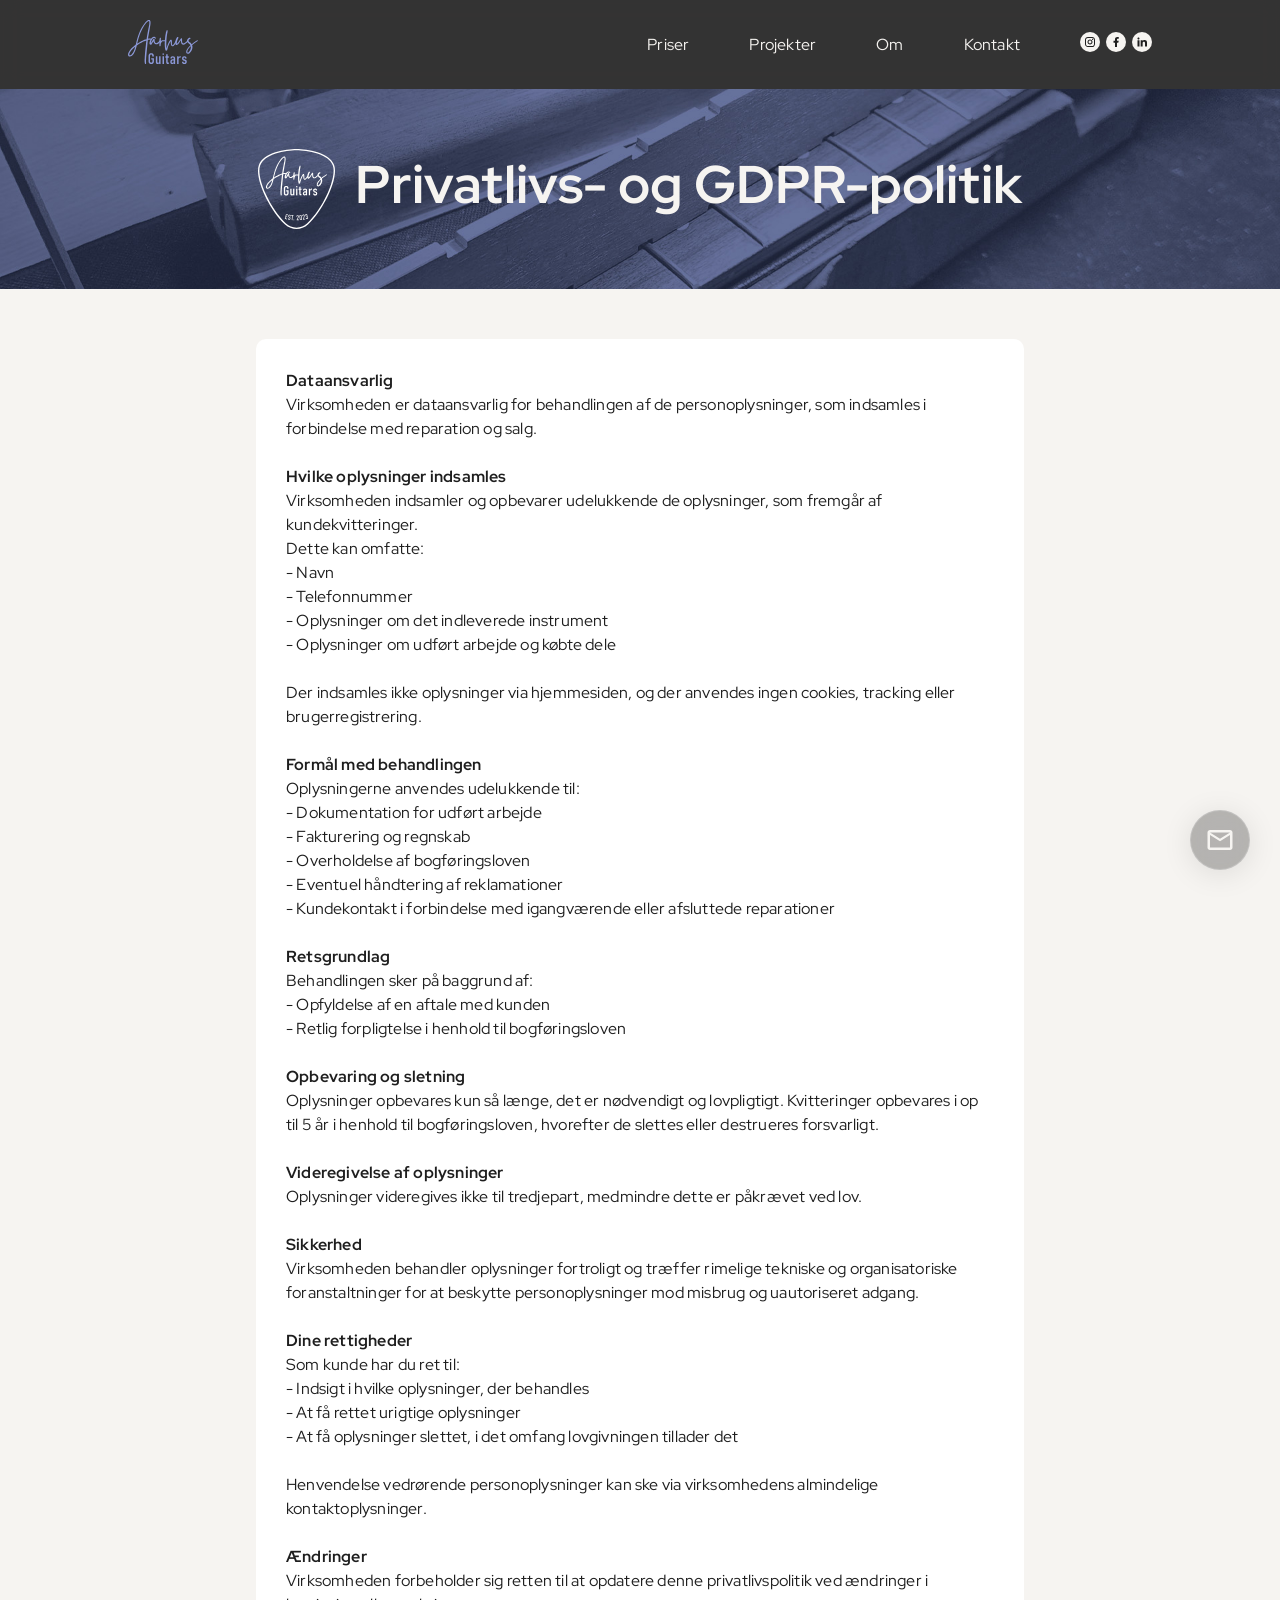
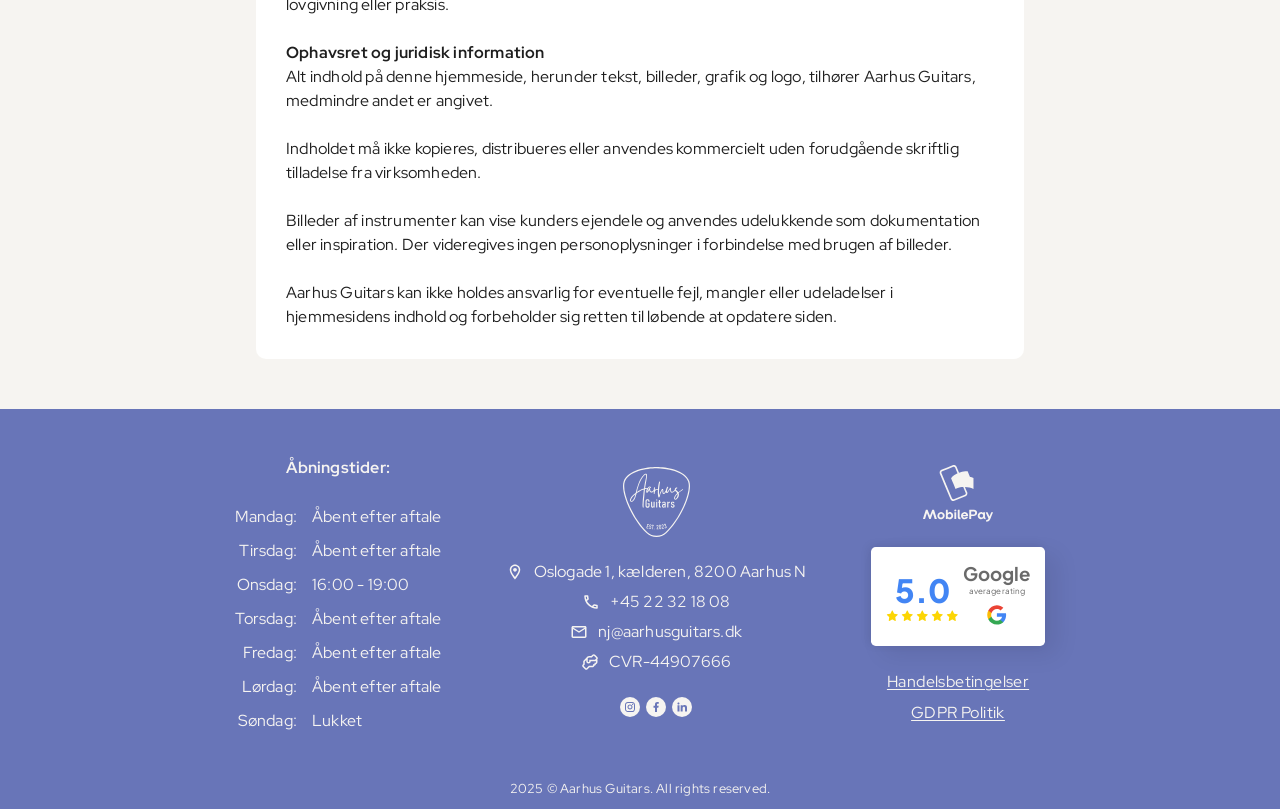
<file: GDPR.html>
<!DOCTYPE html>
<html lang="en">
<head>
    <meta charset="UTF-8">
    <meta name="viewport" content="width=device-width, initial-scale=1.0">
    <link rel="icon" type="image/png" href="images/favicon.png">
    <title>Privatlivspolitik | Aarhus Guitars</title>
    <link rel="stylesheet" href="styles.css">
    <link rel="stylesheet" href="fonts.css">
    <link rel="stylesheet" href="hamburger.css">
    <link rel="stylesheet" href="popup-form.css">
    <link rel="stylesheet" href="priser.css">
    <link rel="preconnect" href="https://fonts.googleapis.com">
    <link rel="preconnect" href="https://fonts.gstatic.com" crossorigin>
</head>
<body>
    <header>
        <div class="header-logo">
            <!-- Logo SVG -->
            <a href="index.html">
                <svg width="70" height="44" viewBox="0 0 70 44" fill="none" xmlns="http://www.w3.org/2000/svg">
    <g clip-path="url(#clip0_160_724)">
    <path d="M1.70528 36.471C1.18242 36.471 0.76792 36.2747 0.460316 35.8827C0.153439 35.49 0 35.0249 0 34.4874C0.0232703 33.7478 0.255973 32.9631 0.699564 32.1347C1.14243 31.3055 1.67692 30.5043 2.30303 29.7311C2.92842 28.9578 3.59308 28.2355 4.29846 27.5632C5.00312 26.891 5.62851 26.3306 6.17463 25.8827C6.51569 25.5918 6.79348 25.3732 7.01018 25.227C7.22543 25.0815 7.39051 24.9525 7.50468 24.84C7.61812 24.7282 7.70902 24.6107 7.77738 24.4874C7.84573 24.3642 7.90173 24.1793 7.94827 23.9328C8.33441 22.2078 8.79473 20.4091 9.32922 18.5379C9.86371 16.6675 10.4891 14.8186 11.2054 12.9919C11.9217 11.1659 12.7405 9.40656 13.6611 7.71458C14.5825 6.02332 15.5991 4.50477 16.7139 3.15965C16.8957 2.91312 17.1451 2.6107 17.4636 2.25239C17.7822 1.89407 18.1341 1.5465 18.521 1.2104C18.9071 0.874296 19.3107 0.589075 19.7318 0.353301C20.1528 0.118245 20.5557 0 20.9426 0C21.3745 0 21.6981 0.118245 21.9148 0.353301C22.1301 0.589075 22.2842 0.869279 22.3751 1.19392C22.466 1.51927 22.5111 1.8611 22.5111 2.21942C22.5111 2.57846 22.5111 2.89163 22.5111 3.16036C22.5111 3.69856 22.4144 4.56712 22.221 5.76534C22.0275 6.96427 21.8057 8.25278 21.5556 9.63087C21.3047 11.009 21.0611 12.3534 20.8218 13.6641C20.5833 14.9748 20.4066 16.0003 20.2932 16.7399C20.2474 17.0989 20.1965 17.4243 20.1397 17.7145C20.083 18.0055 20.0547 18.3423 20.0547 18.7228C20.4415 18.7228 20.7884 18.6891 21.0953 18.6218C21.4021 18.5544 21.7716 18.5207 22.2042 18.5207C22.5228 18.5207 22.7555 18.5874 22.9031 18.7221C23.0507 18.8561 23.1358 18.9966 23.1591 19.1421C23.1816 19.2883 23.1423 19.428 23.0398 19.5627C22.9373 19.6967 22.7955 19.7641 22.6129 19.7641C22.4537 19.7641 22.3511 19.7526 22.3061 19.7304C22.2602 19.7082 22.2377 19.691 22.2377 19.6795C22.2377 19.6681 22.2319 19.6516 22.221 19.6287C22.2093 19.6064 22.1577 19.595 22.0675 19.595C21.9534 19.595 21.7774 19.6064 21.5389 19.6287C21.2996 19.6516 20.9527 19.7075 20.4982 19.7971C20.179 19.8644 19.9863 19.9318 19.9187 19.9984C19.8503 20.0658 19.7936 20.2786 19.7478 20.637L18.1101 38.0827C18.1101 38.598 18.0934 39.091 18.0592 39.5619C18.025 40.0327 18.0076 40.5587 18.0076 41.1413C18.0076 41.6566 18.0243 42.0938 18.0592 42.4521C18.0934 42.8104 18.1101 43.1013 18.1101 43.3257C18.1101 43.55 18.0643 43.7177 17.9741 43.8302C17.8825 43.942 17.7123 43.9986 17.4622 43.9986C17.212 43.9986 17.0244 43.7907 16.9001 43.3765C16.775 42.9616 16.6892 42.48 16.6441 41.9311C16.5983 41.3814 16.5808 40.8389 16.5925 40.3007C16.6041 39.7625 16.6208 39.3705 16.6441 39.124C16.6441 38.8553 16.6608 38.6589 16.695 38.5357C16.7292 38.4124 16.7466 38.1938 16.7466 37.8799C16.7466 37.5883 16.7583 37.2242 16.7808 36.7871C16.8034 36.3499 16.8324 35.8906 16.8659 35.409C16.9001 34.9267 16.9342 34.4451 16.9684 33.9635C17.0026 33.4812 17.031 33.0498 17.0535 32.6693L18.1109 22.8542C18.1559 22.4063 18.2076 22.0029 18.2643 21.6438C18.321 21.2855 18.3494 20.8706 18.3494 20.4005C18.0309 20.5574 17.6105 20.7194 17.0877 20.8878C16.5641 21.0562 15.9962 21.297 15.3817 21.6109C14.6996 21.947 14.1534 22.2157 13.7448 22.4171C13.3353 22.6192 12.9601 22.8098 12.6191 22.989C12.278 23.1681 11.9253 23.3752 11.5617 23.6103C11.1981 23.8461 10.7087 24.1542 10.095 24.5347C10.0491 24.5577 9.96406 24.6078 9.83971 24.686C9.71463 24.7648 9.58374 24.8544 9.44775 24.9547C9.31104 25.0557 9.18596 25.1453 9.07252 25.2234C8.95835 25.3023 8.90162 25.3524 8.90162 25.3746C8.83327 25.442 8.72491 25.7609 8.57729 26.3328C8.42967 26.9039 8.23042 27.5984 7.98026 28.4168C7.72938 29.2344 7.4225 30.1145 7.05891 31.0554C6.69531 31.9964 6.25753 32.8707 5.74559 33.6776C5.23437 34.4838 4.64243 35.151 3.97195 35.6777C3.30075 36.2037 2.54446 36.4674 1.7031 36.4674L1.70528 36.471ZM1.91035 35.3273C2.27395 35.3273 2.63755 35.1983 3.00187 34.941C3.36547 34.683 3.70653 34.3699 4.02504 34.0001C4.34355 33.6303 4.62716 33.249 4.87804 32.857C5.1282 32.4643 5.32163 32.1225 5.45762 31.8315C6.11719 30.5316 6.54914 29.4337 6.75348 28.5372C6.95783 27.6406 7.14035 27.058 7.29961 26.7893C7.20798 26.8115 7.06618 26.8903 6.87274 27.0251C6.67931 27.1591 6.48078 27.3053 6.27571 27.4622C6.07137 27.6184 5.88375 27.7811 5.71286 27.9495C5.54197 28.1179 5.41108 28.2462 5.3209 28.3358C4.93403 28.717 4.48535 29.1764 3.97341 29.7139C3.46146 30.2521 2.98951 30.8282 2.55755 31.4453C2.1256 32.0616 1.78454 32.6944 1.53439 33.3443C1.2835 33.9936 1.22678 34.6214 1.3635 35.2269C1.49948 35.2492 1.59038 35.2714 1.63619 35.2943C1.68128 35.3165 1.77218 35.328 1.90889 35.328L1.91035 35.3273ZM18.5552 19.1593C18.6461 18.8454 18.7144 18.4985 18.7595 18.1173C18.8046 17.7367 18.8504 17.3777 18.8962 17.0416C18.9871 16.3242 19.1115 15.5238 19.2715 14.638C19.43 13.753 19.5951 12.8457 19.766 11.9148C19.9368 10.9853 20.1128 10.078 20.2946 9.19229C20.4764 8.30724 20.6473 7.49458 20.8066 6.75573C20.8749 6.44184 20.96 6.02762 21.0625 5.51236C21.1651 4.9971 21.2443 4.45962 21.3011 3.8985C21.3578 3.33881 21.3745 2.80061 21.3527 2.28535C21.3294 1.77009 21.2276 1.36662 21.0451 1.07495C20.4764 1.09789 19.8518 1.43327 19.1697 2.08326C18.4875 2.73325 17.8222 3.49503 17.1742 4.36861C16.5263 5.24291 15.9293 6.13942 15.3839 7.05743C14.8385 7.97687 14.4174 8.71644 14.1222 9.27613L12.7238 12.2344C12.4962 12.7726 12.2518 13.3774 11.99 14.0496C11.7282 14.7218 11.4788 15.4227 11.2403 16.1508C11.001 16.8789 10.78 17.5905 10.5749 18.285C10.3706 18.9801 10.188 19.6072 10.0295 20.1676C9.98369 20.3474 9.92115 20.5997 9.84189 20.9236C9.7619 21.249 9.67682 21.5793 9.58592 21.9154C9.49502 22.2515 9.41503 22.5712 9.34667 22.8736C9.27904 23.1767 9.2325 23.4175 9.21068 23.5967C9.41503 23.5293 9.61428 23.4283 9.80771 23.2942C10.0004 23.1595 10.188 23.037 10.3706 22.9245L13.7135 21.1092C14.2363 20.8627 14.8159 20.594 15.4529 20.303C16.0892 20.0121 16.6921 19.7648 17.2608 19.5634C17.4876 19.519 17.7153 19.4624 17.9429 19.395C18.1698 19.3277 18.3741 19.2496 18.5566 19.1593H18.5552Z" fill="#8C99D9"/>
    <path d="M21.4888 22.9581C21.4888 22.4873 21.608 21.8997 21.8473 21.1938C22.0858 20.4879 22.4043 19.8049 22.8021 19.1435C23.1999 18.4828 23.666 17.9223 24.2005 17.463C24.7343 17.0036 25.2971 16.7743 25.889 16.7743C26.2985 16.7743 26.6504 16.8753 26.9464 17.0767C27.2416 17.2781 27.4692 17.4967 27.6285 17.7324C27.7877 17.9682 27.8612 18.1861 27.8503 18.3882C27.8387 18.5895 27.7194 18.6906 27.4925 18.6906C27.2416 18.6906 27.0031 18.5616 26.7762 18.3043C26.5486 18.047 26.2759 17.918 25.9574 17.918C25.7072 17.918 25.4062 18.0642 25.0535 18.3552C24.7008 18.6461 24.2747 19.218 23.7743 20.0694C23.5467 20.4277 23.3366 20.8928 23.1439 21.4647C22.9504 22.0358 22.8537 22.602 22.8537 23.1624C22.8988 23.118 22.9163 23.1072 22.9054 23.1287C22.8937 23.1516 22.9337 23.1065 23.0246 22.9947L23.2973 22.5912C23.4791 22.3225 23.6893 21.9699 23.9285 21.5328C24.167 21.0956 24.4063 20.6706 24.6448 20.2557C24.8841 19.8415 25.1109 19.4774 25.3269 19.1628C25.5422 18.849 25.7072 18.692 25.8214 18.692C26.1167 18.692 26.3159 18.7759 26.4184 18.9443C26.521 19.1127 26.5835 19.3305 26.6061 19.6C26.6286 19.8687 26.6402 20.1712 26.6402 20.508C26.6402 20.8441 26.6744 21.1687 26.7428 21.4826C26.8788 22.0882 27.0889 22.5303 27.3732 22.8105C27.6576 23.0907 27.9812 23.2305 28.3455 23.2305C28.9818 23.2305 29.6865 22.8499 30.4602 22.0874C30.7787 21.7965 30.9998 21.5557 31.1256 21.3643C31.2507 21.1744 31.4383 20.9559 31.6884 20.7086C31.8477 20.485 32.052 20.3725 32.3029 20.3725C32.4389 20.3725 32.5414 20.4234 32.6098 20.5237C32.6781 20.6248 32.6891 20.7817 32.644 20.9946C32.5982 21.2074 32.468 21.4711 32.252 21.785C32.036 22.0989 31.7117 22.4572 31.2798 22.8607L30.2566 23.6676C29.597 24.1162 28.9607 24.3398 28.3462 24.3398C27.9143 24.3398 27.5274 24.2388 27.1864 24.0374C26.8453 23.836 26.5559 23.5838 26.3166 23.2813C26.0781 22.9782 25.8905 22.6371 25.7538 22.2558C25.6178 21.8746 25.5494 21.5055 25.5494 21.1465C25.3902 21.259 25.2084 21.5113 25.0033 21.9025C24.799 22.2953 24.5772 22.698 24.3379 23.1129C24.0994 23.5279 23.8551 23.9027 23.6042 24.2388C23.354 24.5749 23.1039 24.7426 22.8537 24.7426C22.2167 24.7426 21.8306 24.5971 21.6938 24.3061C21.5579 24.0152 21.4895 23.5666 21.4895 22.9617L21.4888 22.9581Z" fill="#8C99D9"/>
    <path d="M31.857 26.2181C31.6978 26.2181 31.5843 26.1285 31.516 25.9494C31.4483 25.7702 31.4083 25.5746 31.3967 25.361C31.3851 25.1482 31.3909 24.9411 31.4134 24.739C31.436 24.5376 31.4476 24.4029 31.4476 24.3355C31.4243 23.932 31.4185 23.5236 31.4309 23.1086C31.4418 22.6944 31.436 22.2738 31.4134 21.8481C31.4134 21.6918 31.4185 21.3887 31.4309 20.9408C31.4418 20.4929 31.476 20.0328 31.5334 19.5627C31.5894 19.0919 31.6752 18.6719 31.7887 18.3022C31.9021 17.9324 32.0497 17.7475 32.2323 17.7475C32.6868 17.7475 32.9195 17.8937 32.9311 18.1846C32.9427 18.4763 32.9253 18.8568 32.8802 19.3277C32.8569 19.5075 32.846 19.6867 32.846 19.8659C32.846 20.0457 32.846 20.2242 32.846 20.404C32.846 20.6506 32.8337 20.8018 32.8118 20.8577C32.7886 20.9136 32.7777 21.054 32.7777 21.2776C33.0278 21.0985 33.2554 20.8914 33.4598 20.6556C33.6641 20.4205 34.0277 20.303 34.5513 20.303C34.7098 20.303 34.9207 20.298 35.1818 20.2858C35.4428 20.2751 35.7221 20.2693 36.0173 20.2693C36.5176 20.2693 36.9838 20.298 37.4157 20.3532C37.8477 20.4091 38.0637 20.5495 38.0637 20.7738C38.0637 21.0204 37.9444 21.1716 37.7051 21.2275C37.4666 21.2834 37.1765 21.3113 36.8354 21.3113C36.6078 21.3113 36.3751 21.3056 36.1359 21.2941C35.8973 21.2834 35.6864 21.2776 35.5054 21.2776C35.1861 21.2776 34.9258 21.2834 34.7207 21.2941C34.5164 21.3056 34.3455 21.3393 34.2095 21.3952C34.0735 21.4511 33.9535 21.5356 33.851 21.6474C33.7485 21.7599 33.6292 21.9276 33.4925 22.1519C33.3107 22.4429 33.1514 22.7568 33.0147 23.0929C32.8787 23.429 32.7762 23.7988 32.7078 24.2022C32.662 24.4258 32.6395 24.6558 32.6395 24.8909C32.6395 25.1267 32.6279 25.3445 32.6053 25.5466C32.582 25.748 32.5202 25.9114 32.4177 26.0339C32.3152 26.1572 32.1275 26.2188 31.8548 26.2188L31.857 26.2181Z" fill="#8C99D9"/>
    <path d="M36.9395 19.7648C37.0304 18.5996 37.1438 17.4508 37.2805 16.3192C37.4165 15.1877 37.6099 14.0504 37.8601 12.9073C37.9277 12.5934 37.9961 12.3304 38.0644 12.1176C38.1328 11.9048 38.2004 11.664 38.2688 11.3945C38.428 10.9466 38.5473 10.6499 38.6273 10.5037C38.7065 10.3583 38.8374 10.2852 39.0192 10.2852C39.0876 10.2852 39.1669 10.2909 39.2585 10.3016C39.3494 10.3131 39.4512 10.3296 39.5654 10.3525C39.6788 10.8678 39.6563 11.4784 39.497 12.1842C39.3378 12.8901 39.2127 13.5344 39.1218 14.117C38.8716 15.6635 38.6666 17.367 38.508 19.2259C38.348 21.0863 38.2688 22.8564 38.2688 24.5369L38.3713 28.3021L38.644 27.6636C38.8709 26.9914 39.0709 26.408 39.241 25.9157C39.4119 25.4234 39.5937 24.9468 39.7872 24.4874C39.9799 24.0281 40.1966 23.5522 40.4351 23.0585C40.6743 22.5661 40.9747 21.9943 41.339 21.3443C41.5892 20.8964 41.8277 20.5158 42.0553 20.2012C42.2822 19.8874 42.6574 19.7304 43.181 19.7304C43.3628 19.7304 43.5053 19.8429 43.6079 20.0665C43.7104 20.2908 43.7838 20.5488 43.8297 20.8398C43.8747 21.1314 43.9031 21.4231 43.9147 21.7141C43.9264 22.005 43.9315 22.2293 43.9315 22.3863C43.9315 23.0363 43.9482 23.5744 43.9831 23.9994C44.0173 24.4251 44.1474 24.8515 44.375 25.2765C44.6252 25.2091 44.8637 25.0865 45.0913 24.9067C45.3182 24.7275 45.5233 24.5204 45.7058 24.2853C45.8876 24.0496 46.0643 23.8038 46.2345 23.5458C46.4047 23.2885 46.5581 23.0578 46.6948 22.8564C46.8541 22.6099 47.0024 22.364 47.1384 22.1168C47.2751 21.8703 47.4111 21.613 47.5478 21.3436C47.7529 20.9852 47.9172 20.738 48.043 20.604C48.1674 20.4693 48.2983 20.4026 48.435 20.4026C48.5033 20.4026 48.6277 20.4248 48.8102 20.4693C48.9237 20.8727 48.9011 21.1981 48.7419 21.4439C48.5826 21.6911 48.4117 21.9821 48.2306 22.3175C48.0714 22.6091 47.8554 22.9847 47.5827 23.4433C47.31 23.9034 47.0031 24.3513 46.6614 24.7877C46.3203 25.2249 45.956 25.5946 45.5698 25.8971C45.183 26.1995 44.7852 26.3507 44.3765 26.3507C43.626 26.3507 43.1366 25.69 42.9097 24.367C42.8421 23.9865 42.7956 23.4763 42.7738 22.8377C42.7505 22.1992 42.7396 21.6445 42.7396 21.1737C42.5803 21.2862 42.3869 21.5492 42.16 21.9642C41.9324 22.3791 41.7055 22.827 41.4779 23.3086C41.2503 23.7909 41.0401 24.2725 40.8467 24.754C40.6533 25.2363 40.4998 25.5997 40.3864 25.8462C40.1137 26.5635 39.8912 27.2637 39.721 27.9474C39.5508 28.631 39.3632 29.286 39.1581 29.9138C39.044 30.2721 38.9138 30.5022 38.7662 30.6025C38.6186 30.7035 38.3851 30.7537 38.0673 30.7537C37.7714 30.7537 37.5329 30.4284 37.3511 29.7791C37.1685 29.1291 37.0325 28.3838 36.9416 27.5439C36.8507 26.7033 36.794 25.8913 36.7708 25.1066C36.7482 24.3226 36.7366 23.8074 36.7366 23.5608L36.9409 19.7627L36.9395 19.7648Z" fill="#8C99D9"/>
    <path d="M47.3762 22.2523C47.3762 21.8939 47.4162 21.4905 47.4962 21.0419C47.5755 20.594 47.6889 20.1511 47.8373 19.7139C47.9849 19.2775 48.1558 18.8568 48.3492 18.4534C48.5419 18.0499 48.7412 17.7138 48.9462 17.4451C49.1964 17.1763 49.4458 17.0416 49.6967 17.0416C49.9011 17.0416 50.1061 17.0975 50.3105 17.2093C50.333 17.3218 50.3621 17.3999 50.3955 17.4451C50.4297 17.4902 50.4472 17.5905 50.4472 17.7475C50.4472 17.7704 50.3388 17.9883 50.1228 18.4032C49.9069 18.8181 49.6851 19.3227 49.4575 19.916C49.2306 20.5094 49.043 21.1429 48.8946 21.8151C48.747 22.4873 48.7412 23.1043 48.8779 23.664C49.1506 23.5744 49.384 23.4003 49.5774 23.143C49.7702 22.8858 49.9578 22.6443 50.1403 22.4199L52.1866 19.4624C52.4135 19.1485 52.6069 18.874 52.7662 18.639C52.9255 18.4032 53.164 18.2857 53.4825 18.2857C53.7094 18.2857 53.8628 18.4032 53.9428 18.639C54.0221 18.874 54.0672 19.16 54.0788 19.4961C54.0904 19.8322 54.0846 20.174 54.0621 20.5216C54.0395 20.8691 54.0395 21.1551 54.0621 21.3787C54.1755 22.1856 54.3522 22.7518 54.5907 23.0764C54.8293 23.401 55.1078 23.5637 55.4263 23.5637C55.8124 23.5637 56.2277 23.401 56.6713 23.0764C57.1148 22.7518 57.541 22.3927 57.9504 22.0007C58.3598 21.6087 58.735 21.2504 59.0761 20.925C59.4171 20.6004 59.6673 20.4377 59.8266 20.4377C59.9633 20.4377 60.0876 20.4657 60.2018 20.5216C60.3152 20.5775 60.3727 20.695 60.3727 20.8749C60.3727 21.0089 60.2876 21.183 60.1167 21.3959C59.9465 21.6094 59.7531 21.828 59.5371 22.0516C59.3212 22.2759 59.1052 22.4837 58.8892 22.6736C58.6732 22.8643 58.5082 23.0047 58.3947 23.0943C57.9395 23.52 57.445 23.884 56.9112 24.1865C56.3767 24.4896 55.8481 24.6401 55.3252 24.6401C54.7565 24.6401 54.313 24.4889 53.9944 24.1865C53.6759 23.884 53.4374 23.5035 53.2782 23.0434C53.1189 22.5841 53.0222 22.1025 52.988 21.598C52.9538 21.0935 52.9364 20.6398 52.9364 20.2364C52.8004 20.3259 52.6346 20.5223 52.4419 20.8247C52.2484 21.1279 52.095 21.3686 51.9816 21.5478C51.8456 21.7721 51.6514 22.086 51.402 22.4887C51.1511 22.8922 50.8733 23.2792 50.5664 23.6483C50.2596 24.018 49.9527 24.3434 49.6451 24.6229C49.3382 24.9031 49.048 25.0436 48.7753 25.0436C48.3885 25.0436 48.0983 24.954 47.9056 24.7748C47.7122 24.5957 47.5755 24.3663 47.4962 24.0854C47.4162 23.8059 47.3762 23.5035 47.3762 23.1781C47.3762 22.8535 47.3762 22.5454 47.3762 22.2537V22.2523Z" fill="#8C99D9"/>
    <path d="M58.9729 20.9078C58.9729 20.4829 59.0696 20.0794 59.263 19.6974C59.4557 19.3169 59.695 18.9865 59.9793 18.7063C60.2629 18.4261 60.5647 18.2076 60.8832 18.0506C61.2017 17.8944 61.4854 17.8156 61.7362 17.8156C61.9871 17.8156 62.174 17.9051 62.2991 18.0843C62.4242 18.2642 62.43 18.5666 62.3165 18.9923C62.1115 19.0374 61.958 19.0711 61.8562 19.0933C61.7537 19.1155 61.6686 19.1385 61.6002 19.16C61.5319 19.1829 61.4635 19.2273 61.3959 19.2947C61.3275 19.3621 61.225 19.4631 61.0883 19.5971C60.6338 20.0902 60.4287 20.4829 60.4745 20.7738C60.5196 21.0648 60.7014 21.3507 61.0207 21.6309C61.3392 21.9111 61.7421 22.2358 62.2315 22.6056C62.7201 22.9753 63.1804 23.4856 63.6124 24.1349C64.1127 23.7988 64.6239 23.4068 65.1475 22.9581L68.3195 20.7731C68.8424 20.4148 69.286 20.2349 69.6496 20.2349C69.9223 20.2349 70.0365 20.3474 69.9906 20.571C69.9448 20.7946 69.7289 21.0189 69.3427 21.2432L67.023 22.8234C66.9321 22.8686 66.7328 22.9968 66.4259 23.2097C66.119 23.4225 65.8005 23.6583 65.4711 23.9156C65.141 24.1736 64.845 24.4143 64.5847 24.6379C64.3229 24.8622 64.1803 25.0077 64.1578 25.0751C64.1345 25.1876 64.1745 25.4004 64.2771 25.7136C64.3796 26.0275 64.4421 26.4367 64.4647 26.9405C64.4872 27.4443 64.4138 28.0606 64.2429 28.7894C64.072 29.5175 63.7026 30.3631 63.1339 31.327C62.6336 32.1554 62.0882 32.7667 61.497 33.1587C60.9058 33.5507 60.348 33.7471 59.8259 33.7471C59.3481 33.7471 58.9562 33.5902 58.6493 33.2763C58.3417 32.9624 58.189 32.503 58.189 31.8982C58.189 31.1364 58.3882 30.3968 58.786 29.6802C59.1838 28.9628 59.6266 28.3021 60.116 27.6965C60.6047 27.0917 61.0767 26.5707 61.5319 26.1336C61.9864 25.6971 62.2824 25.3775 62.4191 25.1754C62.1464 24.7046 61.8162 24.2961 61.4301 23.9485C61.0432 23.6017 60.668 23.2763 60.3044 22.9739C59.9408 22.6715 59.6274 22.364 59.3663 22.0494C59.1045 21.7363 58.9743 21.355 58.9743 20.9064L58.9729 20.9078ZM59.2798 31.8989C59.2798 32.3697 59.4274 32.6048 59.7234 32.6048C59.8826 32.6048 60.0528 32.5539 60.2346 32.4536C60.4164 32.3525 60.564 32.2465 60.6782 32.1347C61.1327 31.7986 61.5363 31.2883 61.8889 30.6054C62.2409 29.9217 62.4969 29.3004 62.6561 28.74C62.7696 28.3587 62.8321 27.9724 62.8438 27.5804C62.8554 27.1877 62.8605 26.757 62.8605 26.2862C62.5878 26.4431 62.2751 26.7176 61.9224 27.1096C61.5697 27.5016 61.2919 27.8205 61.0868 28.0678C60.6774 28.5608 60.2738 29.1542 59.8761 29.8493C59.4776 30.5437 59.279 31.2274 59.279 31.8996L59.2798 31.8989Z" fill="#8C99D9"/>
    <path d="M23.2237 38.2045H25.9354V41.2911C25.9354 41.8623 25.8307 42.3503 25.6212 42.7545C25.4118 43.1586 25.1078 43.4675 24.7093 43.6804C24.3108 43.8932 23.828 44 23.2622 44C22.6848 44 22.1939 43.8997 21.7874 43.699C21.3817 43.4983 21.0726 43.2074 20.861 42.8276C20.6487 42.447 20.5432 41.9862 20.5432 41.4437V35.9314C20.5432 35.3552 20.6479 34.8665 20.8574 34.4644C21.0668 34.0624 21.3708 33.755 21.7693 33.5421C22.1678 33.3293 22.6506 33.2225 23.2164 33.2225C23.7734 33.2225 24.2468 33.3257 24.6373 33.5314C25.0278 33.737 25.3267 34.0359 25.534 34.4286C25.7405 34.8206 25.8438 35.2957 25.8438 35.8518V36.375H24.2963V35.8518C24.2963 35.4405 24.2032 35.123 24.017 34.9001C23.8301 34.6773 23.564 34.5662 23.2164 34.5662C22.8288 34.5662 22.5285 34.6852 22.3168 34.9224C22.1045 35.1596 21.9991 35.4964 21.9991 35.9321V41.4445C21.9991 41.8271 22.1089 42.1245 22.3285 42.3381C22.5481 42.5509 22.8593 42.6577 23.2637 42.6577C23.6462 42.6577 23.945 42.5402 24.1596 42.3059C24.3741 42.0708 24.481 41.7404 24.481 41.314V39.5131H23.2251V38.206L23.2237 38.2045Z" fill="#8C99D9"/>
    <path d="M29.3133 36.3521V41.8286C29.3133 42.1002 29.3896 42.3059 29.5431 42.4456C29.6965 42.5861 29.9212 42.6563 30.2172 42.6563C30.5182 42.6563 30.7415 42.5839 30.8877 42.4385C31.0331 42.293 31.1058 42.0801 31.1058 41.7992L31.2127 42.7287C31.0702 43.1551 30.868 43.4733 30.6077 43.684C30.3474 43.8947 30.023 44 29.6354 44C29.0486 44 28.605 43.8208 28.3061 43.4625C28.0072 43.1042 27.8582 42.5789 27.8582 41.8866V36.3521H29.3133ZM31.1058 43.8911V36.3521H32.5609V43.8911H31.1058Z" fill="#8C99D9"/>
    <path d="M34.5447 34.8048V33.4246H35.9998V34.8048H34.5447ZM34.5447 43.8911V36.3521H35.9998V43.8911H34.5447Z" fill="#8C99D9"/>
    <path d="M37.3706 37.6592V36.3521H40.8023V37.6592H37.3706ZM40.0511 43.9276C39.3922 43.9276 38.9159 43.7556 38.6228 43.4116C38.329 43.0677 38.1822 42.5739 38.1822 41.9304V34.1592H39.6373V41.9304C39.6373 42.1482 39.6867 42.3181 39.7871 42.4385C39.8867 42.5596 40.0307 42.6198 40.2198 42.6198H40.8023V43.9269H40.0518L40.0511 43.9276Z" fill="#8C99D9"/>
    <path d="M44.2637 44C43.6151 44 43.1257 43.8244 42.797 43.4733C42.4676 43.1221 42.3032 42.5932 42.3032 41.8866C42.3032 41.0396 42.5083 40.4061 42.9199 39.9876C43.3308 39.569 43.9452 39.3591 44.7619 39.3591H45.7807L45.8883 40.5938H44.7699C44.4128 40.5938 44.1445 40.7013 43.9656 40.917C43.7867 41.1327 43.6973 41.4559 43.6973 41.8866C43.6973 42.1819 43.7751 42.4026 43.9314 42.5474C44.087 42.6929 44.3205 42.7652 44.6324 42.7652C44.9946 42.7652 45.2658 42.6699 45.444 42.4786C45.6229 42.2872 45.7123 42.0006 45.7123 41.6179L45.873 42.3152C45.8679 42.6878 45.8054 43.0003 45.6854 43.2518C45.5654 43.5034 45.3865 43.6911 45.1495 43.8151C44.9124 43.9384 44.6172 44 44.2652 44H44.2637ZM45.7116 43.8911V38.3787C45.7116 38.0734 45.6258 37.8376 45.4549 37.6707C45.284 37.5037 45.0448 37.4199 44.7386 37.4199C44.4732 37.4199 44.2645 37.503 44.111 37.6707C43.9576 37.8376 43.8805 38.0734 43.8805 38.3787H42.4639C42.4639 37.6915 42.6654 37.1597 43.069 36.7849C43.4726 36.4094 44.0412 36.2216 44.7771 36.2216C45.5225 36.2216 46.1006 36.4094 46.5122 36.7849C46.9231 37.1597 47.1289 37.6915 47.1289 38.3787V43.8911H45.7123H45.7116Z" fill="#8C99D9"/>
    <path d="M49.1272 43.8911V36.3521H50.5823V43.8911H49.1272ZM52.7654 37.6012C52.7297 37.6012 52.6919 37.6012 52.6505 37.6012C52.6097 37.6012 52.5559 37.6012 52.4898 37.6012C51.8978 37.6012 51.4339 37.7395 51.1001 38.0154C50.7656 38.2913 50.5932 38.6668 50.583 39.1412L50.4223 37.6671C50.6776 37.217 51.0085 36.8637 51.4142 36.6065C51.8207 36.3499 52.2709 36.2216 52.7661 36.2216V37.6019L52.7654 37.6012Z" fill="#8C99D9"/>
    <path d="M56.365 44C55.6197 44 55.0321 43.7979 54.603 43.3937C54.174 42.9895 53.9595 42.4385 53.9595 41.7412V41.6831H55.3993V41.7412C55.3993 42.0658 55.4837 42.3188 55.6517 42.5001C55.8204 42.6821 56.0582 42.7724 56.3643 42.7724C56.6654 42.7724 56.9017 42.685 57.0726 42.5108C57.2435 42.3367 57.3293 42.0966 57.3293 41.792C57.3293 41.5599 57.2689 41.3793 57.149 41.251C57.029 41.1227 56.8704 41.0174 56.6741 40.935C56.4778 40.8525 56.264 40.773 56.0349 40.6956C55.8044 40.6132 55.5739 40.52 55.3411 40.4161C55.1092 40.3122 54.8954 40.1789 54.7012 40.0162C54.5078 39.8543 54.3514 39.6457 54.2344 39.3913C54.1165 39.1376 54.0576 38.8216 54.0576 38.4439C54.0576 37.7517 54.2584 37.2077 54.659 36.8136C55.0597 36.4187 55.6073 36.2216 56.3018 36.2216C57.0013 36.2216 57.5504 36.4094 57.9481 36.7849C58.3467 37.1597 58.5459 37.6771 58.5459 38.3357V38.3794H57.1061V38.3214C57.1061 38.0505 57.0355 37.8377 56.8952 37.6821C56.7541 37.5273 56.557 37.45 56.3018 37.45C56.0516 37.45 55.8553 37.5345 55.712 37.7044C55.5695 37.8742 55.4975 38.1114 55.4975 38.416C55.4975 38.6439 55.5535 38.8237 55.6662 38.957C55.7782 39.0903 55.9251 39.1957 56.1062 39.2731C56.2872 39.3505 56.4858 39.4236 56.6996 39.4909C56.9395 39.5633 57.181 39.6457 57.4231 39.7382C57.666 39.8299 57.8878 39.956 58.09 40.1158C58.2914 40.2756 58.455 40.4885 58.5801 40.7551C58.7052 41.0217 58.7677 41.3678 58.7677 41.7935C58.7677 42.4815 58.5532 43.0211 58.1241 43.4131C57.6951 43.8051 57.1082 44.0014 56.3621 44.0014L56.365 44Z" fill="#8C99D9"/>
    </g>
    <defs>
    <clipPath id="clip0_160_724">
    <rect width="70" height="44" fill="white"/>
    </clipPath>
    </defs>
                </svg>
            </a>
        </div>
        <div class="nav-box">
            <nav>
                <a href="priser.html">Priser</a>
                <a href="workshop.html">Projekter</a>
                <a href="om.html">Om</a>
                <a href="contact.html">Kontakt</a>
            </nav>
        </div>
        <div class="socials-box">
            <a href="https://www.instagram.com/aarhusguitars/" target="_blank">
                <svg width="20" height="20" viewBox="0 0 20 20" fill="none" xmlns="http://www.w3.org/2000/svg">
<rect width="20" height="20" rx="10" fill="#F6F4F1"/>
<path d="M7.9 5H12.1C13.7 5 15 6.3 15 7.9V12.1C15 12.8691 14.6945 13.6068 14.1506 14.1506C13.6068 14.6945 12.8691 15 12.1 15H7.9C6.3 15 5 13.7 5 12.1V7.9C5 7.13087 5.30553 6.39325 5.84939 5.84939C6.39325 5.30553 7.13087 5 7.9 5ZM7.8 6C7.32261 6 6.86477 6.18964 6.52721 6.52721C6.18964 6.86477 6 7.32261 6 7.8V12.2C6 13.195 6.805 14 7.8 14H12.2C12.6774 14 13.1352 13.8104 13.4728 13.4728C13.8104 13.1352 14 12.6774 14 12.2V7.8C14 6.805 13.195 6 12.2 6H7.8ZM12.625 6.75C12.7908 6.75 12.9497 6.81585 13.0669 6.93306C13.1842 7.05027 13.25 7.20924 13.25 7.375C13.25 7.54076 13.1842 7.69973 13.0669 7.81694C12.9497 7.93415 12.7908 8 12.625 8C12.4592 8 12.3003 7.93415 12.1831 7.81694C12.0658 7.69973 12 7.54076 12 7.375C12 7.20924 12.0658 7.05027 12.1831 6.93306C12.3003 6.81585 12.4592 6.75 12.625 6.75ZM10 7.5C10.663 7.5 11.2989 7.76339 11.7678 8.23223C12.2366 8.70107 12.5 9.33696 12.5 10C12.5 10.663 12.2366 11.2989 11.7678 11.7678C11.2989 12.2366 10.663 12.5 10 12.5C9.33696 12.5 8.70107 12.2366 8.23223 11.7678C7.76339 11.2989 7.5 10.663 7.5 10C7.5 9.33696 7.76339 8.70107 8.23223 8.23223C8.70107 7.76339 9.33696 7.5 10 7.5ZM10 8.5C9.60218 8.5 9.22064 8.65804 8.93934 8.93934C8.65804 9.22064 8.5 9.60218 8.5 10C8.5 10.3978 8.65804 10.7794 8.93934 11.0607C9.22064 11.342 9.60218 11.5 10 11.5C10.3978 11.5 10.7794 11.342 11.0607 11.0607C11.342 10.7794 11.5 10.3978 11.5 10C11.5 9.60218 11.342 9.22064 11.0607 8.93934C10.7794 8.65804 10.3978 8.5 10 8.5Z" fill="#1E1E1E"/>
                </svg>
            </a>
            <a href="https://www.facebook.com/aarhusguitars/" target="_blank">
                <svg width="20" height="20" viewBox="0 0 20 20" fill="none" xmlns="http://www.w3.org/2000/svg">
<rect width="20" height="20" rx="10" fill="#F6F4F1"/>
<path d="M11 10.75H12.25L12.75 8.75H11V7.75C11 7.235 11 6.75 12 6.75H12.75V5.07C12.587 5.0485 11.9715 5 11.3215 5C9.964 5 9 5.8285 9 7.35V8.75H7.5V10.75H9V15H11V10.75Z" fill="#1E1E1E"/>
                </svg>
            </a>
            <a href="https://www.linkedin.com/company/aarhusguitars/" target="_blank">
                <svg width="20" height="20" viewBox="0 0 20 20" fill="none" xmlns="http://www.w3.org/2000/svg">
<rect width="20" height="20" rx="10" fill="#F6F4F1"/>
<path d="M7.46997 6.5C7.46984 6.76522 7.36435 7.01952 7.17672 7.20696C6.98909 7.3944 6.73469 7.49963 6.46947 7.4995C6.20425 7.49937 5.94995 7.39388 5.76251 7.20625C5.57507 7.01862 5.46984 6.76422 5.46997 6.499C5.4701 6.23378 5.57559 5.97948 5.76322 5.79204C5.95085 5.6046 6.20525 5.49937 6.47047 5.4995C6.73569 5.49963 6.98999 5.60512 7.17743 5.79275C7.36487 5.98038 7.4701 6.23478 7.46997 6.5ZM7.49997 8.24H5.49997V14.5H7.49997V8.24ZM10.66 8.24H8.66997V14.5H10.64V11.215C10.64 9.385 13.025 9.215 13.025 11.215V14.5H15V10.535C15 7.45 11.47 7.565 10.64 9.08L10.66 8.24Z" fill="#1E1E1E"/>
                </svg>
            </a>
        </div>

        <div class="off-screen-menu">
            <ul>
                <li><a href="index.html"><img src="images/Web_Logo.svg" alt="Aarhus Guitars logo"></a></li>
                <li><a href="priser.html">Priser</a></li>
                <li><a href="workshop.html">Projekter</a></li>
                <li><a href="om.html">Om</a></li>
                <li><a href="contact.html">Kontakt</a></li>
            </ul>
            <div class="socials-box">
            <a href="https://www.instagram.com/aarhusguitars/" target="_blank">
                <svg width="20" height="20" viewBox="0 0 20 20" fill="none" xmlns="http://www.w3.org/2000/svg">
<rect width="20" height="20" rx="10" fill="#F6F4F1"/>
<path d="M7.9 5H12.1C13.7 5 15 6.3 15 7.9V12.1C15 12.8691 14.6945 13.6068 14.1506 14.1506C13.6068 14.6945 12.8691 15 12.1 15H7.9C6.3 15 5 13.7 5 12.1V7.9C5 7.13087 5.30553 6.39325 5.84939 5.84939C6.39325 5.30553 7.13087 5 7.9 5ZM7.8 6C7.32261 6 6.86477 6.18964 6.52721 6.52721C6.18964 6.86477 6 7.32261 6 7.8V12.2C6 13.195 6.805 14 7.8 14H12.2C12.6774 14 13.1352 13.8104 13.4728 13.4728C13.8104 13.1352 14 12.6774 14 12.2V7.8C14 6.805 13.195 6 12.2 6H7.8ZM12.625 6.75C12.7908 6.75 12.9497 6.81585 13.0669 6.93306C13.1842 7.05027 13.25 7.20924 13.25 7.375C13.25 7.54076 13.1842 7.69973 13.0669 7.81694C12.9497 7.93415 12.7908 8 12.625 8C12.4592 8 12.3003 7.93415 12.1831 7.81694C12.0658 7.69973 12 7.54076 12 7.375C12 7.20924 12.0658 7.05027 12.1831 6.93306C12.3003 6.81585 12.4592 6.75 12.625 6.75ZM10 7.5C10.663 7.5 11.2989 7.76339 11.7678 8.23223C12.2366 8.70107 12.5 9.33696 12.5 10C12.5 10.663 12.2366 11.2989 11.7678 11.7678C11.2989 12.2366 10.663 12.5 10 12.5C9.33696 12.5 8.70107 12.2366 8.23223 11.7678C7.76339 11.2989 7.5 10.663 7.5 10C7.5 9.33696 7.76339 8.70107 8.23223 8.23223C8.70107 7.76339 9.33696 7.5 10 7.5ZM10 8.5C9.60218 8.5 9.22064 8.65804 8.93934 8.93934C8.65804 9.22064 8.5 9.60218 8.5 10C8.5 10.3978 8.65804 10.7794 8.93934 11.0607C9.22064 11.342 9.60218 11.5 10 11.5C10.3978 11.5 10.7794 11.342 11.0607 11.0607C11.342 10.7794 11.5 10.3978 11.5 10C11.5 9.60218 11.342 9.22064 11.0607 8.93934C10.7794 8.65804 10.3978 8.5 10 8.5Z" fill="#1E1E1E"/>
                </svg>
            </a>
            <a href="https://www.facebook.com/aarhusguitars/" target="_blank">
                <svg width="20" height="20" viewBox="0 0 20 20" fill="none" xmlns="http://www.w3.org/2000/svg">
<rect width="20" height="20" rx="10" fill="#F6F4F1"/>
<path d="M11 10.75H12.25L12.75 8.75H11V7.75C11 7.235 11 6.75 12 6.75H12.75V5.07C12.587 5.0485 11.9715 5 11.3215 5C9.964 5 9 5.8285 9 7.35V8.75H7.5V10.75H9V15H11V10.75Z" fill="#1E1E1E"/>
                </svg>
            </a>
            <a href="https://www.linkedin.com/company/aarhusguitars/" target="_blank">
                <svg width="20" height="20" viewBox="0 0 20 20" fill="none" xmlns="http://www.w3.org/2000/svg">
<rect width="20" height="20" rx="10" fill="#F6F4F1"/>
<path d="M7.46997 6.5C7.46984 6.76522 7.36435 7.01952 7.17672 7.20696C6.98909 7.3944 6.73469 7.49963 6.46947 7.4995C6.20425 7.49937 5.94995 7.39388 5.76251 7.20625C5.57507 7.01862 5.46984 6.76422 5.46997 6.499C5.4701 6.23378 5.57559 5.97948 5.76322 5.79204C5.95085 5.6046 6.20525 5.49937 6.47047 5.4995C6.73569 5.49963 6.98999 5.60512 7.17743 5.79275C7.36487 5.98038 7.4701 6.23478 7.46997 6.5ZM7.49997 8.24H5.49997V14.5H7.49997V8.24ZM10.66 8.24H8.66997V14.5H10.64V11.215C10.64 9.385 13.025 9.215 13.025 11.215V14.5H15V10.535C15 7.45 11.47 7.565 10.64 9.08L10.66 8.24Z" fill="#1E1E1E"/>
                </svg>
            </a>
            </div>
        </div>

        <!-- Hamburgermenu-ikonet som kan animeres -->
        <nav class="mobile-nav">
            <div class="ham-menu">
                <span></span>
                <span></span>
                <span></span>
            </div>
        </nav>
    </header>

    <div class="hero-pic" style="background-image: url(images/hero_pic.jpg);">
        <div class="hero-text-box">
            <img src="images/white_wire_logo.svg">
            <h1>Privatlivs- og GDPR-politik</h1>
        </div>
    </div>

    <section class="prices-section">
        <p><B>Dataansvarlig</B> <br>
Virksomheden er dataansvarlig for behandlingen af de personoplysninger, som indsamles i forbindelse med reparation og salg.
<br><br>
<b>Hvilke oplysninger indsamles</b>
<br>
Virksomheden indsamler og opbevarer udelukkende de oplysninger, som fremgår af kundekvitteringer.
<br>
Dette kan omfatte:
<br>
- Navn
<br>
- Telefonnummer
<br>
- Oplysninger om det indleverede instrument
<br>
- Oplysninger om udført arbejde og købte dele
<br><br>
Der indsamles ikke oplysninger via hjemmesiden, og der anvendes ingen cookies, tracking eller brugerregistrering.
<br><br>
<b>Formål med behandlingen</b><br>
Oplysningerne anvendes udelukkende til:
<br>
- Dokumentation for udført arbejde
<br>
- Fakturering og regnskab
<br>
- Overholdelse af bogføringsloven
<br>
- Eventuel håndtering af reklamationer
<br>
- Kundekontakt i forbindelse med igangværende eller afsluttede reparationer
<br><br>
<b>Retsgrundlag</b><br>
Behandlingen sker på baggrund af:
<br>
- Opfyldelse af en aftale med kunden
<br>
- Retlig forpligtelse i henhold til bogføringsloven
<br><br>
<b>Opbevaring og sletning</b><br>
Oplysninger opbevares kun så længe, det er nødvendigt og lovpligtigt. Kvitteringer opbevares i op til 5 år i henhold til bogføringsloven, hvorefter de slettes eller destrueres forsvarligt.
<br><br>
<b>Videregivelse af oplysninger</b><br>
Oplysninger videregives ikke til tredjepart, medmindre dette er påkrævet ved lov.
<br><br>
<b>Sikkerhed</b><br>
Virksomheden behandler oplysninger fortroligt og træffer rimelige tekniske og organisatoriske foranstaltninger for at beskytte personoplysninger mod misbrug og uautoriseret adgang.
<br><br>
<b>Dine rettigheder</b><br>
Som kunde har du ret til:
<br>
- Indsigt i hvilke oplysninger, der behandles
<br>
- At få rettet urigtige oplysninger
<br>
- At få oplysninger slettet, i det omfang lovgivningen tillader det
<br><br>
Henvendelse vedrørende personoplysninger kan ske via virksomhedens almindelige kontaktoplysninger.
<br><br>
<b>Ændringer</b><br>
Virksomheden forbeholder sig retten til at opdatere denne privatlivspolitik ved ændringer i lovgivning eller praksis.
<br><br>
<b>Ophavsret og juridisk information</b><br>
Alt indhold på denne hjemmeside, herunder tekst, billeder, grafik og logo, tilhører Aarhus Guitars, medmindre andet er angivet.
<br><br>
Indholdet må ikke kopieres, distribueres eller anvendes kommercielt uden forudgående skriftlig tilladelse fra virksomheden.
<br><br>
Billeder af instrumenter kan vise kunders ejendele og anvendes udelukkende som dokumentation eller inspiration. Der videregives ingen personoplysninger i forbindelse med brugen af billeder.
<br><br>
Aarhus Guitars kan ikke holdes ansvarlig for eventuelle fejl, mangler eller udeladelser i hjemmesidens indhold og forbeholder sig retten til løbende at opdatere siden.
</p>
    </section>

    <div class="contact-popup">
        <button id="show-popup" class="contact-btn">
            <svg width="30" height="30" viewBox="0 0 30 30" fill="none" xmlns="http://www.w3.org/2000/svg">
                <path d="M27.5 7.5C27.5 6.125 26.375 5 25 5H5C3.625 5 2.5 6.125 2.5 7.5V22.5C2.5 23.875 3.625 25 5 25H25C26.375 25 27.5 23.875 27.5 22.5V7.5ZM25 7.5L15 13.75L5 7.5H25ZM25 22.5H5V10L15 16.25L25 10V22.5Z" fill="#F6F4F1"/>
            </svg>
        </button>

        <!-- Tooltip popup (hover) -->
        <div class="popup">Kontakt mig her!</div>

        <!-- Form popup (click) -->
        <div class="form-popup" id="myForm">
            <form class="form-container">
                <input type="text" placeholder="Emne *" name="subject" required>
                <input type="text" placeholder="Navn *" name="name" required>
                <input type="email" placeholder="Email *" name="email" required>
                <input type="text" placeholder="Telefon" name="phone">
                <textarea placeholder="Besked *" name="message" required></textarea>
                <div class="btn-box">
                    <button type="submit" class="btn send">Send</button>
                    <button type="button" class="btn cancel" onclick="toggleForm()">Annuller</button>
                </div>
            </form>
        </div>
    </div>

    <footer>
        <div class="footer-content">
            <div class="footer-box">
                <p style="font-weight: bold;">Åbningstider:</p>
                <div class="hours-lists">
                    <div class="hours-left">
                        <p>Mandag:</p>
                        <p>Tirsdag:</p>
                        <p>Onsdag:</p>
                        <p>Torsdag:</p>
                        <p>Fredag:</p>
                        <p>Lørdag:</p>
                        <p>Søndag:</p>
                    </div>
                    <div class="hours-right">
                        <p>Åbent efter aftale</p>
                        <p>Åbent efter aftale</p>
                        <p>16:00 - 19:00</p>
                        <p>Åbent efter aftale</p>
                        <p>Åbent efter aftale</p>
                        <p>Åbent efter aftale</p>
                        <p>Lukket</p>
                    </div>
                </div>
            </div>
            <div class="footer-box">
                <svg width="67" height="70" viewBox="0 0 67 70" fill="none" xmlns="http://www.w3.org/2000/svg">
<g clip-path="url(#clip0_160_627)">
<path d="M66.304 14.2837C62.3919 2.8566 42.8048 0 33.5 0C24.1952 0 4.60738 2.8566 0.696072 14.2837C-3.21301 25.7026 10.0195 53.4575 23.5379 66.0893C26.328 68.6969 29.914 70.0008 33.5 70.0008C37.086 70.0008 40.672 68.6969 43.4622 66.0893C56.9798 53.4568 70.2131 25.7019 66.304 14.2837ZM60.3425 39.2417C55.6845 49.5148 49.0731 59.2274 42.6559 65.2239C40.1769 67.5407 36.9252 68.817 33.5 68.817C30.0748 68.817 26.8231 67.5407 24.3441 65.2239C17.9277 59.2274 11.3156 49.5148 6.65758 39.2417C1.92813 28.8105 0.116894 19.6234 1.81423 14.6669C2.64949 12.2277 4.34906 10.0465 6.86603 8.18215C9.10606 6.5235 11.9915 5.11012 15.4428 3.98149C21.749 1.91806 28.9053 1.18304 33.5 1.18304C38.0947 1.18304 45.2511 1.91806 51.5573 3.98149C55.0085 5.11086 57.894 6.52425 60.134 8.18215C62.6517 10.0465 64.3513 12.2277 65.1866 14.6669C66.8831 19.6234 65.0727 28.8105 60.3425 39.2417Z" fill="#F6F4F1"/>
<path d="M59.8243 22.2855C59.5481 22.2855 59.2108 22.4242 58.8133 22.7007L56.4035 24.387C56.006 24.7336 55.6174 25.0355 55.237 25.2949C54.9087 24.7932 54.5588 24.3996 54.1873 24.1141C53.8151 23.8286 53.5091 23.5781 53.2672 23.362C53.0245 23.1458 52.8868 22.9251 52.8525 22.7C52.8176 22.4756 52.9731 22.1722 53.3186 21.792C53.422 21.6884 53.5002 21.6109 53.5523 21.5587C53.6037 21.5065 53.6558 21.4722 53.7079 21.4551C53.76 21.4379 53.8248 21.4208 53.9022 21.4036C53.9796 21.3865 54.0965 21.3604 54.2521 21.3261C54.3384 20.9974 54.334 20.764 54.2387 20.6254C54.1434 20.4867 54.0012 20.4174 53.8114 20.4174C53.6216 20.4174 53.4057 20.4785 53.1637 20.5985C52.9218 20.72 52.6925 20.8885 52.4773 21.1047C52.2614 21.3209 52.0798 21.5766 51.9331 21.8703C51.7865 22.1647 51.7128 22.4763 51.7128 22.8043C51.7128 22.8334 51.7143 22.8617 51.7158 22.8893C51.4768 23.1212 51.217 23.3731 50.9348 23.6475C50.6237 23.9501 50.3006 24.2274 49.9634 24.4779C49.6261 24.7284 49.3112 24.8544 49.0179 24.8544C48.7752 24.8544 48.5645 24.7291 48.3829 24.4779C48.2012 24.2274 48.0672 23.7898 47.9809 23.1674C47.9638 22.9944 47.9638 22.7745 47.9809 22.5054C47.998 22.2378 48.0025 21.9739 47.9935 21.7137C47.9846 21.4543 47.9504 21.2337 47.8901 21.0518C47.829 20.8699 47.7129 20.7789 47.5402 20.7789C47.2982 20.7789 47.1166 20.8699 46.996 21.0518C46.8746 21.2329 46.728 21.4454 46.5553 21.6877L45.0009 23.971C44.8624 24.1439 44.7195 24.3303 44.5736 24.5286C44.4262 24.7276 44.2497 24.8618 44.042 24.9311C43.9386 24.4988 43.9423 24.0232 44.0547 23.5036C44.1671 22.9847 44.3093 22.4957 44.482 22.0373C44.6547 21.5788 44.823 21.1897 44.9875 20.8691C45.1513 20.5493 45.2339 20.3809 45.2339 20.363C45.2339 20.2422 45.2212 20.1639 45.1952 20.1296C45.1691 20.0954 45.1475 20.035 45.1304 19.9478C44.9748 19.8613 44.8192 19.818 44.6644 19.818C44.4738 19.818 44.284 19.9217 44.0942 20.1296C43.9386 20.3376 43.7874 20.5963 43.6408 20.9079C43.4934 21.2195 43.3638 21.5438 43.2522 21.8807C43.1398 22.2184 43.0534 22.5598 42.9931 22.9057C42.9671 23.0556 42.9477 23.1972 42.9328 23.3344C42.8621 23.4715 42.7921 23.6065 42.7214 23.7362C42.6179 23.927 42.5055 24.1171 42.3842 24.3072C42.2807 24.463 42.1638 24.6404 42.0343 24.8394C41.9047 25.0385 41.7707 25.2286 41.6323 25.4105C41.4938 25.5916 41.3382 25.7519 41.1655 25.8905C40.9928 26.0292 40.8111 26.1239 40.6213 26.1761C40.4486 25.8481 40.3489 25.5186 40.3235 25.1898C40.2975 24.8618 40.2848 24.4466 40.2848 23.9442C40.2848 23.8234 40.2804 23.6504 40.2722 23.4253C40.2632 23.2009 40.2416 22.9758 40.2074 22.7507C40.1724 22.5263 40.1166 22.3273 40.0392 22.1543C39.9617 21.9814 39.8531 21.8949 39.7153 21.8949C39.3178 21.8949 39.0327 22.0164 38.86 22.2579C38.6873 22.5002 38.5056 22.7947 38.3158 23.1398C38.0388 23.6415 37.8103 24.0828 37.6287 24.463C37.4478 24.8439 37.2825 25.2114 37.1366 25.5663C36.9899 25.9211 36.8515 26.2886 36.7219 26.6688C36.5924 27.049 36.4413 27.4992 36.2686 28.0181L36.0609 28.5108L35.9834 25.6043C35.9834 24.3072 36.0437 22.9408 36.1651 21.5043C36.2857 20.0685 36.4413 18.7535 36.6311 17.5601C36.6996 17.1105 36.7949 16.6133 36.9162 16.0676C37.0368 15.5227 37.0547 15.0516 36.9683 14.6535C36.882 14.6364 36.8038 14.6237 36.7353 14.6147C36.6661 14.6058 36.6058 14.6021 36.5537 14.6021C36.4152 14.6021 36.3162 14.6587 36.2559 14.7705C36.1949 14.8831 36.1048 15.1127 35.9834 15.4586C35.9313 15.6666 35.88 15.8522 35.8278 16.0162C35.7757 16.181 35.7244 16.3837 35.6723 16.626C35.4817 17.5079 35.335 18.3868 35.2315 19.2597C35.1281 20.1334 35.041 21.0197 34.9725 21.9195L34.9501 22.3347C34.7343 22.3183 34.5087 22.3086 34.2727 22.3086C34.0367 22.3086 33.8365 22.3131 33.6377 22.3213C33.4389 22.3302 33.2789 22.3347 33.1583 22.3347C32.7607 22.3347 32.4845 22.4257 32.329 22.6068C32.1734 22.7887 32.0007 22.949 31.8108 23.0869C31.8108 22.9139 31.819 22.8058 31.8369 22.7626C31.854 22.7194 31.8629 22.6023 31.8629 22.4122V21.997C31.8629 21.8591 31.8711 21.7205 31.889 21.5818C31.9232 21.2188 31.9366 20.925 31.9277 20.6999C31.9188 20.4755 31.7416 20.3622 31.3969 20.3622C31.2584 20.3622 31.146 20.5046 31.0597 20.7901C30.9733 21.0756 30.9086 21.3999 30.8654 21.7637C30.8222 22.1267 30.7961 22.4816 30.788 22.8275C30.788 22.8364 30.788 22.8439 30.788 22.8521C30.6919 22.9601 30.6145 23.06 30.5557 23.1517C30.4604 23.2993 30.2922 23.485 30.0502 23.7093C29.4628 24.2975 28.9268 24.5912 28.4437 24.5912C28.1668 24.5912 27.9211 24.4839 27.7052 24.2669C27.4893 24.0508 27.3293 23.7093 27.2258 23.2419C27.1737 22.9997 27.1484 22.7492 27.1484 22.4898C27.1484 22.2303 27.1394 21.997 27.1223 21.789C27.1052 21.5811 27.0575 21.4126 26.9801 21.2829C26.9027 21.1532 26.7508 21.0883 26.5268 21.0883C26.4404 21.0883 26.3146 21.2098 26.1508 21.4513C25.9863 21.6944 25.8136 21.9747 25.6327 22.2945C25.4518 22.615 25.2701 22.943 25.0885 23.2807C24.9068 23.6184 24.7475 23.8905 24.6091 24.0977L24.4014 24.4093C24.3321 24.4958 24.3016 24.5308 24.3105 24.5129C24.3195 24.4958 24.3061 24.504 24.2718 24.539C24.2718 24.1067 24.3455 23.6698 24.4922 23.2285C24.6388 22.7872 24.7982 22.4286 24.9716 22.1513C25.3513 21.4938 25.6751 21.0533 25.9439 20.8281C26.2111 20.6038 26.4404 20.4904 26.6302 20.4904C26.8722 20.4904 27.0791 20.5903 27.2526 20.7886C27.4253 20.9877 27.6062 21.0868 27.7968 21.0868C27.9695 21.0868 28.0596 21.0093 28.0685 20.8535C28.0774 20.6977 28.0209 20.5292 27.9003 20.3473C27.7789 20.1654 27.6062 19.997 27.3821 19.8412C27.1573 19.6854 26.89 19.6078 26.5789 19.6078C26.1292 19.6078 25.7019 19.7852 25.2962 20.1393C24.9567 20.436 24.6545 20.7871 24.3872 21.1919C24.3649 21.1651 24.3396 21.1382 24.3113 21.1122C24.1989 21.0085 24.0217 20.9564 23.7805 20.9564C23.4522 20.9564 23.1715 20.9824 22.9385 21.0339C22.7055 21.0853 22.442 21.1114 22.1479 21.1114C22.1479 20.8177 22.1695 20.5575 22.2127 20.3332C22.2559 20.1088 22.2946 19.8576 22.3288 19.5802C22.4152 19.0092 22.5492 18.2183 22.7308 17.206C22.9125 16.1936 23.0978 15.1559 23.2877 14.0922C23.4775 13.0284 23.6458 12.034 23.7932 11.1081C23.9398 10.183 24.0135 9.51209 24.0135 9.09687V8.37004C24.0135 8.09348 23.9785 7.82959 23.91 7.57837C23.8408 7.32789 23.7239 7.11171 23.5601 6.92982C23.3956 6.74867 23.1492 6.65698 22.8217 6.65698C22.5276 6.65698 22.2216 6.74793 21.9023 6.92982C21.5822 7.11171 21.2754 7.33237 20.9821 7.59179C20.6881 7.85121 20.4201 8.11957 20.1789 8.39614C19.9369 8.6727 19.7471 8.90677 19.6094 9.09687C18.7622 10.1353 17.9895 11.3071 17.2897 12.6132C16.5899 13.9192 15.9683 15.2775 15.4241 16.6871C14.8799 18.0975 14.405 19.5243 13.9985 20.969C13.5928 22.4137 13.2429 23.8018 12.9496 25.1339C12.9146 25.324 12.8722 25.4671 12.82 25.5618C12.7679 25.6572 12.6987 25.7482 12.6123 25.8339C12.526 25.9211 12.4002 26.0203 12.2364 26.1328C12.0719 26.2454 11.8605 26.4139 11.6014 26.639C11.1867 26.9849 10.711 27.4172 10.1758 27.9361C9.63978 28.4549 9.13504 29.0133 8.66009 29.6096C8.18439 30.206 7.77867 30.8247 7.44218 31.4651C7.10494 32.1047 6.92851 32.7107 6.91064 33.281C6.91064 33.6962 7.02752 34.0555 7.26053 34.3582C7.49429 34.6609 7.80919 34.8122 8.20598 34.8122C8.84471 34.8122 9.41942 34.6087 9.92937 34.2024C10.4386 33.7961 10.8882 33.281 11.2768 32.6586C11.6654 32.0354 11.9982 31.3607 12.2744 30.6346C12.5506 29.9078 12.7836 29.2287 12.9741 28.598C13.164 27.9666 13.3151 27.4307 13.4275 26.9893C13.5399 26.548 13.6218 26.3013 13.6739 26.2499C13.6739 26.2327 13.7164 26.1939 13.8035 26.1336C13.8898 26.0732 13.9844 26.0039 14.0886 25.9256C14.1921 25.8481 14.2911 25.7787 14.3864 25.7183C14.4809 25.658 14.5457 25.6192 14.5807 25.6013C15.0474 25.3076 15.4189 25.0698 15.6951 24.8879C15.9713 24.7068 16.2393 24.5465 16.4983 24.4078C16.7574 24.2692 17.0425 24.1223 17.3537 23.9665C17.6649 23.8107 18.0795 23.6035 18.5977 23.3441C19.0644 23.1018 19.4962 22.9162 19.8938 22.7865C20.2913 22.6567 20.6107 22.5315 20.8526 22.41C20.8526 22.773 20.831 23.0936 20.7878 23.3702C20.7447 23.6467 20.7052 23.9583 20.671 24.3042L19.8677 31.881C19.8506 32.1748 19.829 32.508 19.8029 32.88C19.7769 33.2512 19.7516 33.6232 19.7255 33.9959C19.6995 34.3679 19.6779 34.7227 19.6607 35.0597C19.6436 35.3974 19.6347 35.6777 19.6347 35.9028C19.6347 36.1451 19.622 36.3135 19.596 36.409C19.5699 36.5036 19.5573 36.6557 19.5573 36.8629C19.5401 37.053 19.5267 37.3557 19.5186 37.7709C19.5096 38.1861 19.5223 38.6051 19.5573 39.0292C19.5915 39.4534 19.6563 39.8246 19.7516 40.1452C19.8461 40.465 19.989 40.6253 20.1789 40.6253C20.3687 40.6253 20.4982 40.5813 20.5675 40.4956C20.636 40.4091 20.671 40.2794 20.671 40.1064C20.671 39.9335 20.6583 39.7084 20.6322 39.4318C20.6062 39.1552 20.5935 38.8175 20.5935 38.4195C20.5935 37.9692 20.6062 37.5629 20.6322 37.1999C20.6583 36.8368 20.671 36.4559 20.671 36.0578L21.9149 22.5904C21.9492 22.3138 21.9923 22.1491 22.0445 22.0977C22.0966 22.0462 22.2425 21.994 22.4852 21.9419C22.8306 21.8733 23.0941 21.8293 23.2758 21.8121C23.4567 21.795 23.5907 21.7861 23.677 21.7861C23.7455 21.7861 23.785 21.795 23.7939 21.8121C23.8028 21.83 23.8066 21.8427 23.8066 21.8509C23.8066 21.8591 23.8237 21.8725 23.8587 21.8897C23.8795 21.9001 23.9197 21.9068 23.9733 21.9113C23.7894 22.2721 23.6346 22.6411 23.5088 23.0183C23.3271 23.5632 23.2363 24.0172 23.2363 24.3802C23.2363 24.8476 23.2884 25.1935 23.3919 25.4187C23.4954 25.6438 23.7894 25.7556 24.2726 25.7556C24.4624 25.7556 24.6522 25.6259 24.8428 25.3665C25.0327 25.1071 25.2188 24.8171 25.3997 24.4973C25.5813 24.1775 25.7496 23.8659 25.9051 23.5632C26.0607 23.2606 26.1985 23.066 26.3198 22.9795C26.3198 23.2561 26.3719 23.5416 26.4754 23.8361C26.5789 24.1305 26.7218 24.3937 26.9027 24.6277C27.0843 24.8611 27.3047 25.0556 27.5638 25.2114C27.8228 25.3672 28.1169 25.4448 28.4452 25.4448C28.9112 25.4448 29.3951 25.2718 29.8961 24.9259L30.6733 24.3027C30.7143 24.2632 30.7545 24.2244 30.7932 24.1864C30.7932 24.2908 30.7924 24.3944 30.7894 24.4973C30.7805 24.8178 30.785 25.1332 30.8021 25.444C30.8021 25.4962 30.7932 25.5998 30.776 25.7556C30.7589 25.9114 30.7544 26.0717 30.7634 26.2357C30.7723 26.4004 30.8021 26.5518 30.8542 26.6897C30.9063 26.8283 30.9927 26.8977 31.1133 26.8977C31.321 26.8977 31.4632 26.8499 31.5406 26.7553C31.618 26.6606 31.6657 26.5346 31.6828 26.3788C31.6999 26.223 31.7088 26.0545 31.7088 25.8727C31.7088 25.6908 31.726 25.5133 31.7609 25.3411C31.8131 25.0295 31.8905 24.744 31.994 24.4846C32.0974 24.2252 32.2188 23.9829 32.3565 23.7578C32.46 23.5848 32.5508 23.4551 32.629 23.3687C32.7064 23.2822 32.798 23.2173 32.9014 23.1741C33.0049 23.1316 33.1344 23.1055 33.29 23.0966C33.4456 23.0884 33.6436 23.0839 33.8863 23.0839C34.0241 23.0839 34.1841 23.0884 34.3658 23.0966C34.5474 23.1055 34.7246 23.11 34.8973 23.11C34.9025 23.11 34.9062 23.11 34.9114 23.11L34.8191 24.8491C34.8191 25.0392 34.8281 25.4373 34.8452 26.0426C34.8623 26.6487 34.9062 27.2756 34.9747 27.9242C35.0432 28.5727 35.1474 29.1475 35.2859 29.6499C35.4244 30.1516 35.6052 30.4021 35.8301 30.4021C36.072 30.4021 36.2485 30.3633 36.3609 30.285C36.4733 30.2075 36.5723 30.0301 36.6586 29.7535C36.8142 29.269 36.9572 28.7628 37.086 28.2358C37.2155 27.708 37.3845 27.1675 37.5914 26.6136C37.6778 26.4235 37.7939 26.1425 37.9413 25.7705C38.088 25.3985 38.248 25.0266 38.4207 24.6546C38.5934 24.2826 38.7662 23.9367 38.9389 23.6169C39.1116 23.2971 39.2582 23.0936 39.3796 23.0071C39.3796 23.3702 39.3885 23.7988 39.4056 24.2915C39.4228 24.7843 39.4577 25.1786 39.5091 25.4723C39.6818 26.4936 40.0533 27.0035 40.6236 27.0035C40.9347 27.0035 41.2362 26.8865 41.5303 26.6531C41.8236 26.4198 42.1005 26.1343 42.3596 25.7966C42.568 25.5245 42.7594 25.2472 42.9343 24.9647C42.9492 25.0631 42.9685 25.1592 42.9946 25.2517C43.0549 25.4679 43.1584 25.6453 43.3058 25.7839C43.4524 25.9226 43.6728 25.9919 43.9668 25.9919C44.1745 25.9919 44.3942 25.8838 44.6279 25.6677C44.8617 25.4515 45.0947 25.201 45.3277 24.9155C45.5607 24.63 45.7721 24.3318 45.9627 24.0202C46.1525 23.7086 46.2999 23.4671 46.4034 23.2934C46.4898 23.1555 46.6067 22.9691 46.7533 22.7358C46.9 22.5024 47.0258 22.3511 47.1292 22.2818C47.1292 22.5934 47.1419 22.9437 47.168 23.3329C47.194 23.722 47.267 24.094 47.3883 24.4488C47.5089 24.8037 47.6906 25.0974 47.9325 25.3307C48.1744 25.5648 48.5109 25.6811 48.9435 25.6811C49.341 25.6811 49.7422 25.5648 50.148 25.3307C50.5537 25.0974 50.9296 24.8163 51.2751 24.4876C51.3614 24.419 51.4865 24.3102 51.651 24.1633C51.7924 24.0373 51.9332 23.9002 52.0746 23.7541C52.2607 23.9717 52.4766 24.1864 52.726 24.3966C53.0022 24.6307 53.2873 24.8812 53.5813 25.1496C53.8747 25.4179 54.1255 25.7333 54.3332 26.0963C54.2298 26.2521 54.0049 26.4988 53.6595 26.8358C53.3133 27.1735 52.9553 27.5753 52.5838 28.0427C52.2123 28.5101 51.8751 29.02 51.5728 29.5739C51.2706 30.127 51.1195 30.698 51.1195 31.2862C51.1195 31.7536 51.2356 32.1077 51.4694 32.3499C51.7024 32.5922 52.0001 32.713 52.3634 32.713C52.761 32.713 53.1838 32.5616 53.6335 32.259C54.0824 31.9563 54.497 31.4845 54.8774 30.8449C55.3092 30.1009 55.5899 29.4479 55.7194 28.8858C55.8489 28.3237 55.9048 27.8474 55.8876 27.4582C55.8705 27.0691 55.8229 26.7538 55.7454 26.5115C55.668 26.2692 55.6375 26.1052 55.6546 26.0188C55.6717 25.9666 55.7797 25.8548 55.9785 25.6811C56.1765 25.5081 56.4013 25.3225 56.6522 25.1235C56.9023 24.9244 57.1443 24.7433 57.378 24.5785C57.611 24.4145 57.7621 24.3146 57.8314 24.2804L59.5935 23.0608C59.8868 22.8878 60.0506 22.7149 60.0856 22.5419C60.1198 22.369 60.0334 22.2825 59.8265 22.2825L59.8243 22.2855ZM12.0406 28.6942C11.885 29.386 11.5567 30.2336 11.0557 31.2377C10.9522 31.4621 10.8048 31.726 10.615 32.0294C10.4244 32.332 10.2093 32.6258 9.96733 32.9113C9.72539 33.1968 9.46632 33.4391 9.19013 33.6381C8.91394 33.8371 8.63701 33.9363 8.36082 33.9363C8.25734 33.9363 8.18811 33.9273 8.15312 33.9102C8.11813 33.893 8.04964 33.8751 7.94542 33.858C7.84194 33.3913 7.88438 32.9061 8.07496 32.4051C8.26479 31.9034 8.52386 31.4144 8.85216 30.9388C9.18046 30.4624 9.53928 30.0174 9.92788 29.6022C10.3165 29.187 10.6574 28.8321 10.9515 28.5384C11.02 28.4691 11.1197 28.3699 11.2493 28.2402C11.3788 28.1105 11.5217 27.9845 11.6766 27.8638C11.8322 27.7423 11.9833 27.6297 12.1299 27.5261C12.2766 27.4225 12.3845 27.3613 12.4538 27.3442C12.3324 27.5522 12.1947 28.0017 12.0391 28.6935L12.0406 28.6942ZM21.9261 15.8626C21.7966 16.5805 21.6707 17.2812 21.5501 17.9648C21.4288 18.6484 21.3343 19.2664 21.265 19.8203C21.23 20.0797 21.1958 20.357 21.1615 20.6507C21.1266 20.9452 21.0752 21.2128 21.006 21.4551C20.8675 21.5244 20.7119 21.5848 20.5399 21.637C20.3672 21.6891 20.1938 21.7324 20.0218 21.7667C19.59 21.9225 19.1322 22.1126 18.6483 22.3377C18.1644 22.5628 17.7237 22.7701 17.3269 22.9601L14.7869 24.3616C14.6484 24.4481 14.5055 24.5428 14.3596 24.6471C14.2129 24.7507 14.0618 24.8283 13.9062 24.8804C13.9233 24.7425 13.9583 24.5562 14.0097 24.3228C14.0618 24.0895 14.1221 23.8428 14.1913 23.5834C14.2598 23.3239 14.3253 23.069 14.3856 22.8178C14.4459 22.5673 14.4928 22.3727 14.5278 22.2341C14.6484 21.8017 14.7869 21.3172 14.9425 20.7812C15.098 20.2452 15.2663 19.6958 15.4479 19.1337C15.6288 18.5716 15.8187 18.0312 16.0174 17.5116C16.2162 16.9928 16.4016 16.5261 16.5743 16.1109L17.6366 13.8275C17.8607 13.3952 18.1808 12.8242 18.5954 12.1152C19.0101 11.4063 19.4635 10.7145 19.9555 10.0391C20.4476 9.36449 20.9531 8.77706 21.472 8.27463C21.9901 7.77293 22.4651 7.51351 22.8968 7.49637C23.0353 7.7215 23.1127 8.0331 23.1306 8.43043C23.1477 8.8285 23.1343 9.24372 23.0919 9.67609C23.0487 10.1092 22.9884 10.5244 22.911 10.9217C22.8336 11.3198 22.7688 11.6396 22.7167 11.8819C22.5953 12.4529 22.4658 13.0798 22.3281 13.7634C22.1896 14.447 22.0564 15.1477 21.9268 15.8649L21.9261 15.8626ZM54.6541 27.9547C54.6452 28.2574 54.5975 28.5556 54.5119 28.85C54.3906 29.2824 54.1963 29.7625 53.929 30.2902C53.661 30.818 53.3543 31.2116 53.0089 31.471C52.9225 31.5575 52.8101 31.6395 52.6716 31.7178C52.5332 31.7953 52.4036 31.8348 52.283 31.8348C52.0582 31.8348 51.9458 31.6529 51.9458 31.2899C51.9458 30.7711 52.0969 30.2433 52.3992 29.7073C52.7014 29.1706 53.0081 28.7128 53.3186 28.3319C53.4741 28.1418 53.6856 27.8951 53.9536 27.5924C54.2216 27.2898 54.459 27.0773 54.666 26.9565C54.666 27.3196 54.6615 27.6528 54.6534 27.9555L54.6541 27.9547Z" fill="#F6F4F1"/>
<path d="M24.583 40.6312C25.0133 40.6312 25.3803 40.5492 25.6826 40.3845C25.9848 40.2197 26.2163 39.9819 26.3749 39.6696C26.5335 39.3573 26.6131 38.9808 26.6131 38.5395V36.1563H24.5533V37.1656H25.5076V38.5559C25.5076 38.8846 25.4265 39.1396 25.2635 39.3215C25.1004 39.5026 24.8734 39.5936 24.583 39.5936C24.2763 39.5936 24.0396 39.5116 23.8728 39.3468C23.7061 39.1821 23.6227 38.9525 23.6227 38.6573V34.4014C23.6227 34.0652 23.7031 33.8051 23.8646 33.6224C24.0254 33.4391 24.2532 33.3474 24.548 33.3474C24.8123 33.3474 25.0148 33.4331 25.1563 33.6053C25.2977 33.7775 25.3684 34.022 25.3684 34.3396V34.7436H26.5439V34.3396C26.5439 33.9094 26.465 33.5434 26.3087 33.2408C26.1516 32.9381 25.9245 32.707 25.6275 32.5482C25.3312 32.3895 24.9709 32.3097 24.548 32.3097C24.1252 32.3097 23.7507 32.3917 23.4485 32.5564C23.1463 32.7212 22.9147 32.9582 22.7562 33.2684C22.5976 33.5785 22.5179 33.9564 22.5179 34.4007V38.6565C22.5179 39.0755 22.5983 39.4311 22.7599 39.7248C22.9207 40.0185 23.1559 40.2421 23.4641 40.3979C23.7731 40.553 24.146 40.6305 24.5845 40.6305L24.583 40.6312Z" fill="#F6F4F1"/>
<path d="M30.5416 38.9323C30.5416 39.1492 30.4865 39.3132 30.3756 39.4258C30.2646 39.5376 30.0956 39.5943 29.8664 39.5943C29.6371 39.5943 29.4703 39.5398 29.3542 39.4317C29.238 39.3237 29.1792 39.1649 29.1792 38.9554V34.7279H28.0737V39.0001C28.0737 39.5346 28.1876 39.9401 28.4139 40.2167C28.641 40.4933 28.9775 40.6319 29.4234 40.6319C29.7182 40.6319 29.9646 40.5507 30.1626 40.3882C30.316 40.2622 30.4418 40.087 30.5408 39.8619V40.5477H31.6463V34.7279H30.5408V38.933L30.5416 38.9323Z" fill="#F6F4F1"/>
<path d="M34.2593 34.7272H33.1538V40.547H34.2593V34.7272Z" fill="#F6F4F1"/>
<path d="M34.2593 32.4677H33.1538V33.5329H34.2593V32.4677Z" fill="#F6F4F1"/>
<path d="M36.2522 40.1772C36.4755 40.4425 36.8366 40.5752 37.3376 40.5752H37.9078V39.5659H37.4656C37.322 39.5659 37.2125 39.5189 37.1366 39.4257C37.0607 39.3326 37.0227 39.2014 37.0227 39.0336V35.7365H37.9071V34.7271H37.0227V33.0342H35.9172V34.7271H35.3V35.7365H35.9172V39.0336C35.9172 39.5308 36.0289 39.9118 36.2522 40.1772Z" fill="#F6F4F1"/>
<path d="M39.5166 37.533C39.2039 37.8566 39.0483 38.3456 39.0483 38.9993C39.0483 39.545 39.1734 39.9535 39.4235 40.2241C39.6737 40.4955 40.0451 40.6304 40.538 40.6304C40.8052 40.6304 41.0293 40.5827 41.2102 40.4873C41.3911 40.3919 41.5266 40.2472 41.6174 40.0527C41.6249 40.037 41.6308 40.0206 41.6375 40.005V40.5462H42.714V36.2904C42.714 35.7596 42.5576 35.3496 42.2457 35.0596C41.9331 34.7696 41.4946 34.625 40.9281 34.625C40.3615 34.625 39.9372 34.7696 39.6305 35.0596C39.3238 35.3488 39.1704 35.7596 39.1704 36.2904H40.2469C40.2469 36.0548 40.3057 35.8729 40.4218 35.7439C40.538 35.615 40.6973 35.5501 40.899 35.5501C41.132 35.5501 41.3129 35.6142 41.4432 35.7439C41.5735 35.8729 41.6383 36.0548 41.6383 36.2904V37.047H40.9169C40.296 37.047 39.8293 37.2088 39.5173 37.5315L39.5166 37.533ZM41.6375 38.0012V38.7921C41.6375 39.0873 41.5698 39.3087 41.4335 39.4563C41.298 39.6039 41.0926 39.6777 40.8171 39.6777C40.5804 39.6777 40.4032 39.6218 40.2849 39.5092C40.1665 39.3974 40.1069 39.2267 40.1069 38.9993C40.1069 38.6669 40.1747 38.4171 40.3109 38.2509C40.4471 38.0847 40.6504 38.0012 40.9221 38.0012H41.6383H41.6375Z" fill="#F6F4F1"/>
<path d="M45.3382 35.5456V34.7271H44.2327V40.5469H45.3382V36.88C45.3464 36.514 45.4766 36.224 45.7312 36.0108C45.9851 35.7976 46.3372 35.691 46.7869 35.691H46.996V34.6257C46.6201 34.6257 46.2777 34.7249 45.9687 34.9232C45.7216 35.082 45.5109 35.2899 45.3374 35.5456H45.3382Z" fill="#F6F4F1"/>
<path d="M51.0443 37.6314C50.891 37.5084 50.722 37.4108 50.5381 37.3399C50.3535 37.2691 50.1704 37.205 49.988 37.1491C49.8249 37.0969 49.6746 37.041 49.5368 36.9806C49.3991 36.921 49.2874 36.8397 49.2026 36.7369C49.117 36.634 49.0745 36.4953 49.0745 36.3194C49.0745 36.0838 49.1289 35.9012 49.2376 35.77C49.3463 35.6395 49.4959 35.5739 49.6857 35.5739C49.8756 35.5739 50.0297 35.6336 50.1369 35.7536C50.2433 35.8736 50.2969 36.0376 50.2969 36.2471V36.2918H51.3913V36.2583C51.3913 35.7499 51.2394 35.351 50.9371 35.0611C50.6349 34.7711 50.218 34.6265 49.6865 34.6265C49.1549 34.6265 48.7425 34.7785 48.438 35.0834C48.1336 35.3883 47.981 35.8073 47.981 36.3418C47.981 36.6332 48.0256 36.877 48.115 37.0731C48.2043 37.2691 48.3227 37.4301 48.4701 37.5554C48.6175 37.6806 48.7797 37.7835 48.9562 37.864C49.1326 37.9445 49.3083 38.0161 49.4832 38.0794C49.6574 38.1391 49.8197 38.2009 49.9686 38.2643C50.1182 38.3277 50.2381 38.4089 50.3297 38.5081C50.4212 38.6072 50.4666 38.7466 50.4666 38.9255C50.4666 39.1611 50.4019 39.346 50.2716 39.4809C50.1413 39.6158 49.9627 39.6829 49.7334 39.6829C49.5041 39.6829 49.3202 39.6128 49.1922 39.4727C49.0641 39.3325 49.0001 39.1372 49.0001 38.8868V38.842H47.9058V38.8868C47.9058 39.425 48.0688 39.8499 48.3949 40.1622C48.7209 40.4746 49.1668 40.6304 49.7334 40.6304C50.2999 40.6304 50.7458 40.4791 51.0719 40.1764C51.3979 39.8737 51.561 39.457 51.561 38.9263C51.561 38.5975 51.5133 38.3299 51.4188 38.1242C51.3235 37.9184 51.1992 37.7544 51.0466 37.6307L51.0443 37.6314Z" fill="#F6F4F1"/>
<path d="M26.0347 57.9198L26.1516 57.395L24.6218 57.0551L24.3337 56.991L23.3927 61.2319L23.9466 61.3549L25.2106 61.6367L25.3268 61.1111L24.0627 60.8301L24.3553 59.5114L25.4734 59.7603L25.5903 59.2355L24.4714 58.9866L24.7707 57.6388L26.0347 57.9198Z" fill="#F6F4F1"/>
<path d="M27.6122 57.5777C27.2772 57.5293 27.0077 57.5777 26.8037 57.7231C26.5997 57.8685 26.4746 58.1018 26.4277 58.4231L26.392 58.6713C26.3659 58.851 26.3712 59.0045 26.4061 59.1335C26.4419 59.2625 26.4985 59.3743 26.5751 59.469C26.6518 59.5636 26.7389 59.6471 26.8357 59.7194C26.9332 59.7917 27.0315 59.8596 27.1305 59.9222C27.2295 59.9848 27.3218 60.0489 27.4074 60.113C27.4923 60.1779 27.5585 60.2502 27.6062 60.3307C27.6538 60.4112 27.6695 60.5096 27.6524 60.6259L27.598 61.0016C27.5757 61.1574 27.5176 61.2715 27.4253 61.343C27.3322 61.4154 27.2102 61.44 27.0583 61.4183C26.9027 61.396 26.7895 61.3363 26.7181 61.2409C26.6466 61.1448 26.622 61.0195 26.6444 60.8637L26.6719 60.6714L26.1106 60.5901L26.0793 60.8033C26.0481 61.0203 26.0615 61.2096 26.121 61.3721C26.1798 61.5346 26.2818 61.6658 26.4255 61.7665C26.5699 61.8671 26.7538 61.9335 26.9786 61.9663C27.3114 62.0147 27.5786 61.964 27.7811 61.8157C27.9836 61.6666 28.1087 61.4295 28.1556 61.1045L28.2122 60.7116C28.2382 60.5305 28.2352 60.3769 28.2017 60.251C28.169 60.1257 28.1154 60.0199 28.0424 59.9334C27.9695 59.8469 27.8868 59.7724 27.7945 59.7075C27.7022 59.6427 27.6092 59.5808 27.5154 59.5204C27.4104 59.4526 27.3114 59.387 27.2169 59.3214C27.1231 59.2565 27.0501 59.1812 26.998 59.0962C26.9459 59.0113 26.9288 58.9054 26.9474 58.7794L26.9861 58.5103C27.0069 58.3642 27.0642 58.2576 27.1573 58.1913C27.2503 58.1242 27.3747 58.1018 27.5303 58.1242C27.6762 58.1458 27.7811 58.2032 27.8459 58.2971C27.9107 58.391 27.9315 58.517 27.9084 58.6743L27.8794 58.8756L28.4407 58.9568L28.4735 58.7317C28.5204 58.4082 28.469 58.1473 28.3216 57.9475C28.1735 57.7477 27.936 57.624 27.6092 57.577L27.6122 57.5777Z" fill="#F6F4F1"/>
<path d="M30.9815 58.5021L31.0232 57.9661L28.9232 57.8029L28.8815 58.3388L29.649 58.3985L29.3549 62.1936L29.92 62.2376L30.214 58.4425L30.9815 58.5021Z" fill="#F6F4F1"/>
<path d="M30.9177 61.6993L30.8937 62.2966L31.4902 62.3207L31.5143 61.7234L30.9177 61.6993Z" fill="#F6F4F1"/>
<path d="M34.3374 61.7814L35.0983 60.2412C35.2278 59.9811 35.3216 59.7403 35.3804 59.5181C35.4392 59.296 35.466 59.1007 35.4593 58.9322V58.9262C35.4459 58.5818 35.3529 58.3254 35.1809 58.1562C35.0089 57.9877 34.7603 57.9094 34.4342 57.9229C34.1104 57.9355 33.8692 58.0496 33.7114 58.2635C33.5535 58.4782 33.4828 58.7883 33.4985 59.1946V59.2065L34.0806 59.1834V59.1715C34.0709 58.9464 34.1015 58.7757 34.1707 58.6579C34.2392 58.5408 34.3464 58.479 34.4915 58.473C34.6129 58.4685 34.7059 58.5058 34.7707 58.5848C34.8355 58.6638 34.8712 58.7831 34.8772 58.9426V58.9516C34.8831 59.0947 34.8571 59.2624 34.799 59.454C34.7409 59.6456 34.6516 59.8588 34.5317 60.0921L33.6272 61.8589L33.6459 62.3457L35.5844 62.2696L35.5635 61.7321L34.3382 61.7806L34.3374 61.7814Z" fill="#F6F4F1"/>
<path d="M37.9994 58.6273C37.9659 58.312 37.8557 58.0779 37.6689 57.9236C37.4828 57.7693 37.2356 57.7089 36.9289 57.7417C36.6222 57.7745 36.3944 57.8863 36.244 58.0764C36.0944 58.2665 36.0363 58.5192 36.0706 58.8345L36.3304 61.2647C36.3639 61.5801 36.4741 61.8141 36.6602 61.9684C36.847 62.1227 37.0934 62.1839 37.4001 62.1511C37.7069 62.1183 37.9347 62.0065 38.0843 61.8164C38.2339 61.6263 38.292 61.3736 38.2585 61.0582L37.9987 58.628L37.9994 58.6273ZM37.6257 61.4653C37.5639 61.5517 37.4701 61.6024 37.3436 61.6158C37.217 61.6292 37.1143 61.6002 37.0354 61.5286C36.9565 61.457 36.9096 61.349 36.8939 61.2043L36.6341 58.7741C36.6185 58.6295 36.6416 58.514 36.7033 58.4275C36.7651 58.341 36.8589 58.2903 36.9862 58.2769C37.1128 58.2635 37.2155 58.2926 37.2944 58.3641C37.3733 58.4357 37.4202 58.5438 37.4359 58.6884L37.6957 61.1186C37.7113 61.2632 37.6882 61.3788 37.6265 61.4653H37.6257Z" fill="#F6F4F1"/>
<path d="M39.8359 61.2223L40.3757 59.5912C40.4672 59.3154 40.5275 59.0642 40.5551 58.836C40.5826 58.6087 40.5811 58.4111 40.5513 58.2449V58.2389C40.4896 57.8998 40.3615 57.6582 40.168 57.5151C39.9744 57.372 39.7176 57.3295 39.396 57.3876C39.0766 57.445 38.854 57.5911 38.7275 57.826C38.6009 58.06 38.5734 58.3776 38.6456 58.7772L38.6478 58.7891L39.221 58.6855L39.2188 58.6735C39.1793 58.4521 39.1853 58.2784 39.2374 58.1525C39.2895 58.0265 39.387 57.9512 39.53 57.9251C39.6491 57.9035 39.7466 57.9273 39.8218 57.9967C39.897 58.066 39.9491 58.1793 39.9766 58.3358L39.9781 58.3448C40.0034 58.4857 40.0005 58.6556 39.9699 58.8532C39.9394 59.0507 39.8799 59.2744 39.7935 59.5226L39.1429 61.3982L39.2292 61.8775L41.138 61.5324L41.0427 61.0031L39.8359 61.2215V61.2223Z" fill="#F6F4F1"/>
<path d="M43.4063 59.3922C43.3616 59.2207 43.285 59.0828 43.1763 58.9784C43.0676 58.8741 42.9381 58.8114 42.7869 58.7921C42.8792 58.6735 42.9433 58.5528 42.9797 58.4313C43.0155 58.3098 43.0207 58.1987 42.9946 58.098L42.8405 57.5084C42.7683 57.2326 42.6388 57.0395 42.4512 56.9277C42.2636 56.8166 42.035 56.7957 41.7656 56.8665C41.4708 56.9441 41.2623 57.0783 41.1395 57.2698C41.0166 57.4614 40.9913 57.6955 41.0635 57.9706L41.1544 58.3172L41.703 58.1733L41.6152 57.8379C41.5869 57.7298 41.5966 57.6388 41.642 57.5636C41.6881 57.489 41.7663 57.4368 41.8757 57.4077C41.98 57.3802 42.0678 57.3884 42.1415 57.4309C42.2145 57.4733 42.2651 57.5486 42.2934 57.6567L42.4445 58.2352C42.4735 58.347 42.472 58.4402 42.44 58.514C42.408 58.5886 42.3499 58.6363 42.2651 58.6586L41.9703 58.7362L42.1065 59.2565L42.4013 59.179C42.5093 59.1506 42.6031 59.167 42.6827 59.2289C42.7624 59.2908 42.8212 59.3922 42.8584 59.5353L43.0103 60.1167C43.0445 60.2457 43.0356 60.3553 42.9849 60.4447C42.9343 60.5342 42.8465 60.5953 42.7214 60.6281C42.5911 60.6624 42.4802 60.6572 42.3887 60.6117C42.2971 60.5663 42.2368 60.4865 42.207 60.3709L42.1266 60.0646L41.575 60.2092L41.6658 60.5558C41.7142 60.7385 41.7924 60.8846 41.9018 60.9927C42.0112 61.1007 42.1467 61.1701 42.309 61.1999C42.4705 61.2297 42.6544 61.217 42.8606 61.1634C43.1606 61.0843 43.3721 60.9427 43.4942 60.7377C43.6162 60.5327 43.6386 60.283 43.5619 59.9878L43.4063 59.3922Z" fill="#F6F4F1"/>
</g>
<defs>
<clipPath id="clip0_160_627">
<rect width="67" height="70" fill="white"/>
</clipPath>
</defs>
                </svg>
                <div class="footer-list">
                    <div class="info-bullet-point">
                        <svg width="18" height="18" viewBox="0 0 18 18" fill="none" xmlns="http://www.w3.org/2000/svg">
<path d="M9 4.875C9.49728 4.875 9.97419 5.07254 10.3258 5.42417C10.6775 5.77581 10.875 6.25272 10.875 6.75C10.875 6.99623 10.8265 7.24005 10.7323 7.46753C10.638 7.69502 10.4999 7.90172 10.3258 8.07583C10.1517 8.24994 9.94502 8.38805 9.71753 8.48227C9.49005 8.5765 9.24623 8.625 9 8.625C8.50272 8.625 8.02581 8.42746 7.67417 8.07583C7.32254 7.72419 7.125 7.24728 7.125 6.75C7.125 6.25272 7.32254 5.77581 7.67417 5.42417C8.02581 5.07254 8.50272 4.875 9 4.875ZM9 1.5C10.3924 1.5 11.7277 2.05312 12.7123 3.03769C13.6969 4.02226 14.25 5.35761 14.25 6.75C14.25 10.6875 9 16.5 9 16.5C9 16.5 3.75 10.6875 3.75 6.75C3.75 5.35761 4.30312 4.02226 5.28769 3.03769C6.27226 2.05312 7.60761 1.5 9 1.5ZM9 3C8.00544 3 7.05161 3.39509 6.34835 4.09835C5.64509 4.80161 5.25 5.75544 5.25 6.75C5.25 7.5 5.25 9 9 14.0325C12.75 9 12.75 7.5 12.75 6.75C12.75 5.75544 12.3549 4.80161 11.6517 4.09835C10.9484 3.39509 9.99456 3 9 3Z" fill="#F6F4F1"/>
                        </svg>
                        <p>Oslogade 1, kælderen, 8200 Aarhus N</p>
                    </div>
                    <div class="info-bullet-point">
                        <svg width="18" height="18" viewBox="0 0 18 18" fill="none" xmlns="http://www.w3.org/2000/svg">
<path d="M4.905 3.75C4.95 4.4175 5.0625 5.07 5.2425 5.6925L4.3425 6.5925C4.035 5.6925 3.84 4.74 3.7725 3.75H4.905ZM12.3 12.765C12.9375 12.945 13.59 13.0575 14.25 13.1025V14.22C13.26 14.1525 12.3075 13.9575 11.4 13.6575L12.3 12.765ZM5.625 2.25H3C2.5875 2.25 2.25 2.5875 2.25 3C2.25 10.0425 7.9575 15.75 15 15.75C15.4125 15.75 15.75 15.4125 15.75 15V12.3825C15.75 11.97 15.4125 11.6325 15 11.6325C14.07 11.6325 13.1625 11.4825 12.3225 11.205C12.2482 11.1773 12.1692 11.1645 12.09 11.1675C11.895 11.1675 11.7075 11.2425 11.5575 11.385L9.9075 13.035C7.7816 11.9478 6.05225 10.2184 4.965 8.0925L6.615 6.4425C6.825 6.2325 6.885 5.94 6.8025 5.6775C6.51849 4.81342 6.37418 3.90956 6.375 3C6.375 2.5875 6.0375 2.25 5.625 2.25Z" fill="#F6F4F1"/>
                        </svg>
                        <p>+45 22 32 18 08</p>
                    </div>
                    <div class="info-bullet-point">
                        <svg width="18" height="18" viewBox="0 0 18 18" fill="none" xmlns="http://www.w3.org/2000/svg">
<path d="M3 15C2.5875 15 2.2345 14.8533 1.941 14.5597C1.6475 14.2662 1.5005 13.913 1.5 13.5V4.5C1.5 4.0875 1.647 3.7345 1.941 3.441C2.235 3.1475 2.588 3.0005 3 3H15C15.4125 3 15.7657 3.147 16.0597 3.441C16.3538 3.735 16.5005 4.088 16.5 4.5V13.5C16.5 13.9125 16.3533 14.2657 16.0597 14.5597C15.7662 14.8538 15.413 15.0005 15 15H3ZM9 9.75L3 6V13.5H15V6L9 9.75ZM9 8.25L15 4.5H3L9 8.25ZM3 6V4.5V13.5V6Z" fill="#F6F4F1"/>
                        </svg>
                        <p>nj@aarhusguitars.dk</p>
                    </div>
                    <div class="info-bullet-point">
                        <svg width="18" height="18" viewBox="0 0 18 18" fill="none" xmlns="http://www.w3.org/2000/svg">
<path d="M16.2825 6.53251C17.22 5.59501 16.7925 4.50001 16.2825 3.96751L14.0325 1.71751C13.0875 0.780008 12 1.20751 11.4675 1.71751L10.1925 3.00001H8.25001C6.82501 3.00001 6.00001 3.75001 5.58001 4.61251L2.25001 7.94251V10.9425L1.71751 11.4675C0.780008 12.4125 1.20751 13.5 1.71751 14.0325L3.96751 16.2825C4.37251 16.6875 4.80751 16.8375 5.22001 16.8375C5.75251 16.8375 6.24001 16.575 6.53251 16.2825L8.55751 14.25H11.25C12.525 14.25 13.17 13.455 13.4025 12.675C14.25 12.45 14.715 11.805 14.9025 11.175C16.065 10.875 16.5 9.77251 16.5 9.00001V6.75001H16.0575L16.2825 6.53251ZM15 9.00001C15 9.33751 14.8575 9.75001 14.25 9.75001H13.5V10.5C13.5 10.8375 13.3575 11.25 12.75 11.25H12V12C12 12.3375 11.8575 12.75 11.25 12.75H7.94251L5.48251 15.21C5.25001 15.4275 5.11501 15.3 5.03251 15.2175L2.79001 12.9825C2.57251 12.75 2.70001 12.615 2.78251 12.5325L3.75001 11.5575V8.55751L5.25001 7.05751V8.25001C5.25001 9.15751 5.85001 10.5 7.50001 10.5C9.15001 10.5 9.75001 9.15751 9.75001 8.25001H15V9.00001ZM15.2175 5.46751L13.9425 6.75001H8.25001V8.25001C8.25001 8.58751 8.10751 9.00001 7.50001 9.00001C6.89251 9.00001 6.75001 8.58751 6.75001 8.25001V6.00001C6.75001 5.65501 6.87751 4.50001 8.25001 4.50001H10.8075L12.5175 2.79001C12.75 2.57251 12.885 2.70001 12.9675 2.78251L15.21 5.01751C15.4275 5.25001 15.3 5.38501 15.2175 5.46751Z" fill="#F6F4F1"/>
                        </svg>
                        <p>CVR-44907666</p>
                    </div>
                </div>
                <div class="socials-box">
                    <a href="https://www.instagram.com/aarhusguitars">
                        <svg width="20" height="20" viewBox="0 0 20 20" fill="none" xmlns="http://www.w3.org/2000/svg">
<rect width="20" height="20" rx="10" fill="#F6F4F1"/>
<path d="M7.9 5H12.1C13.7 5 15 6.3 15 7.9V12.1C15 12.8691 14.6945 13.6068 14.1506 14.1506C13.6068 14.6945 12.8691 15 12.1 15H7.9C6.3 15 5 13.7 5 12.1V7.9C5 7.13087 5.30553 6.39325 5.84939 5.84939C6.39325 5.30553 7.13087 5 7.9 5ZM7.8 6C7.32261 6 6.86477 6.18964 6.52721 6.52721C6.18964 6.86477 6 7.32261 6 7.8V12.2C6 13.195 6.805 14 7.8 14H12.2C12.6774 14 13.1352 13.8104 13.4728 13.4728C13.8104 13.1352 14 12.6774 14 12.2V7.8C14 6.805 13.195 6 12.2 6H7.8ZM12.625 6.75C12.7908 6.75 12.9497 6.81585 13.0669 6.93306C13.1842 7.05027 13.25 7.20924 13.25 7.375C13.25 7.54076 13.1842 7.69973 13.0669 7.81694C12.9497 7.93415 12.7908 8 12.625 8C12.4592 8 12.3003 7.93415 12.1831 7.81694C12.0658 7.69973 12 7.54076 12 7.375C12 7.20924 12.0658 7.05027 12.1831 6.93306C12.3003 6.81585 12.4592 6.75 12.625 6.75ZM10 7.5C10.663 7.5 11.2989 7.76339 11.7678 8.23223C12.2366 8.70107 12.5 9.33696 12.5 10C12.5 10.663 12.2366 11.2989 11.7678 11.7678C11.2989 12.2366 10.663 12.5 10 12.5C9.33696 12.5 8.70107 12.2366 8.23223 11.7678C7.76339 11.2989 7.5 10.663 7.5 10C7.5 9.33696 7.76339 8.70107 8.23223 8.23223C8.70107 7.76339 9.33696 7.5 10 7.5ZM10 8.5C9.60218 8.5 9.22064 8.65804 8.93934 8.93934C8.65804 9.22064 8.5 9.60218 8.5 10C8.5 10.3978 8.65804 10.7794 8.93934 11.0607C9.22064 11.342 9.60218 11.5 10 11.5C10.3978 11.5 10.7794 11.342 11.0607 11.0607C11.342 10.7794 11.5 10.3978 11.5 10C11.5 9.60218 11.342 9.22064 11.0607 8.93934C10.7794 8.65804 10.3978 8.5 10 8.5Z" fill="#6875B8"/>
                        </svg>
                    </a>
                    <a href="https://www.facebook.com/aarhusguitars">
                        <svg width="20" height="20" viewBox="0 0 20 20" fill="none" xmlns="http://www.w3.org/2000/svg">
<rect width="20" height="20" rx="10" fill="#F6F4F1"/>
<path d="M11 10.75H12.25L12.75 8.75H11V7.75C11 7.235 11 6.75 12 6.75H12.75V5.07C12.587 5.0485 11.9715 5 11.3215 5C9.964 5 9 5.8285 9 7.35V8.75H7.5V10.75H9V15H11V10.75Z" fill="#6875B8"/>
                        </svg>
                    </a>
                    <a href="https://www.linkedin.com/company/aarhusguitars">
                        <svg width="20" height="20" viewBox="0 0 20 20" fill="none" xmlns="http://www.w3.org/2000/svg">
<rect width="20" height="20" rx="10" fill="#F6F4F1"/>
<path d="M7.46997 6.50001C7.46984 6.76523 7.36435 7.01953 7.17672 7.20697C6.98909 7.39441 6.73469 7.49964 6.46947 7.49951C6.20425 7.49938 5.94995 7.39389 5.76251 7.20626C5.57507 7.01863 5.46984 6.76423 5.46997 6.49901C5.4701 6.2338 5.57559 5.97949 5.76322 5.79205C5.95085 5.60461 6.20525 5.49938 6.47047 5.49951C6.73569 5.49964 6.98999 5.60513 7.17743 5.79276C7.36487 5.98039 7.4701 6.2348 7.46997 6.50001ZM7.49997 8.24001H5.49997V14.5H7.49997V8.24001ZM10.66 8.24001H8.66997V14.5H10.64V11.215C10.64 9.38501 13.025 9.21501 13.025 11.215V14.5H15V10.535C15 7.45001 11.47 7.56501 10.64 9.08001L10.66 8.24001Z" fill="#6875B8"/>
                        </svg>
                    </a>
                </div>
            </div>
            <div class="footer-box">
                <svg width="70" height="57" viewBox="0 0 70 57" fill="none" xmlns="http://www.w3.org/2000/svg">
<path fill-rule="evenodd" clip-rule="evenodd" d="M32.1065 44.4942C32.6691 44.365 33.275 44.7813 33.3471 45.3553C33.4481 45.9294 32.972 46.5035 32.395 46.5466C31.8324 46.604 31.2842 46.116 31.2697 45.5563C31.2409 45.0683 31.616 44.5947 32.1065 44.4942Z" fill="#F6F4F1"/>
<path fill-rule="evenodd" clip-rule="evenodd" d="M2.77908 45.0972C2.82236 44.9824 2.89449 44.8676 3.03875 44.8676C3.51481 44.8676 3.99087 44.8676 4.4525 44.8676C4.61119 44.8676 4.69774 45.0254 4.75545 45.1546C5.46232 46.963 6.1692 48.757 6.87607 50.5654C6.8905 50.6515 7.02033 50.7089 7.04919 50.5941C7.77049 48.7714 8.47736 46.9343 9.19866 45.0972C9.25637 44.9824 9.35735 44.8532 9.48718 44.8676C9.96324 44.8676 10.4393 44.8676 10.9009 44.8676C11.0452 44.8676 11.1173 45.0254 11.1462 45.1402C12.0406 48.0107 12.935 50.8668 13.8294 53.7372C13.8583 53.8233 13.8871 53.9525 13.8006 54.0243C13.7284 54.1104 13.613 54.0817 13.512 54.096C12.9927 54.096 12.4589 54.096 11.9396 54.096C11.8386 54.096 11.7521 54.0099 11.7232 53.9095C11.1173 52.0006 10.5403 50.0774 9.93439 48.1686C9.84784 48.1686 9.79013 48.2116 9.7757 48.2834C9.21309 49.8047 8.65047 51.3404 8.08786 52.8761C7.95803 53.2205 7.84262 53.565 7.71278 53.8951C7.6695 54.0243 7.53967 54.1104 7.39541 54.096C7.06361 54.096 6.73181 54.096 6.40001 54.096C6.27018 54.096 6.19805 53.9812 6.15477 53.8664C5.43347 52.0006 4.74102 50.1348 4.01972 48.269C4.00529 48.1829 3.88989 48.1112 3.86103 48.226C3.25514 50.1205 2.66367 52.0006 2.05778 53.8951C2.02893 54.0243 1.91352 54.1104 1.78369 54.096C1.26435 54.096 0.730585 54.096 0.211248 54.096C0.0525615 54.1104 -0.0484189 53.9382 0.0237112 53.7946C0.932551 50.8955 1.85582 47.9963 2.77908 45.0972Z" fill="#F6F4F1"/>
<path fill-rule="evenodd" clip-rule="evenodd" d="M23.0339 44.8962C23.106 44.8532 23.1926 44.8675 23.2791 44.8675C23.6975 44.8675 24.1159 44.8675 24.5486 44.8675C24.6785 44.8675 24.7795 45.0111 24.765 45.1402C24.765 45.9439 24.765 46.7477 24.765 47.537C24.765 47.6232 24.7795 47.781 24.9093 47.7667C25.1113 47.6949 25.2555 47.537 25.4575 47.4509C26.3375 46.963 27.4627 46.9917 28.3427 47.4509C28.9197 47.7523 29.3814 48.226 29.6987 48.7857C30.2036 49.6755 30.3046 50.7663 30.0305 51.7566C29.7709 52.7326 29.0784 53.5937 28.1407 53.9956C27.304 54.3687 26.2653 54.3974 25.4719 53.9094C25.2555 53.7946 25.068 53.608 24.8516 53.4789C24.6785 53.4502 24.7073 53.6798 24.6929 53.7946C24.7073 53.9381 24.5919 54.096 24.4332 54.096C24.0149 54.096 23.5965 54.096 23.1637 54.096C23.0051 54.1104 22.8752 53.9525 22.8896 53.7946C22.8896 50.9098 22.8896 48.025 22.8896 45.1259C22.8896 45.0398 22.9474 44.9393 23.0339 44.8962ZM26.1788 48.8287C25.6883 48.9149 25.2555 49.2163 25.0103 49.6325C24.5486 50.3357 24.6208 51.326 25.169 51.9575C25.4863 52.3307 25.9768 52.5747 26.4673 52.5603C26.9145 52.5747 27.3617 52.3881 27.6791 52.0867C28.285 51.5413 28.4437 50.5941 28.0974 49.8621C27.8089 49.1445 26.9722 48.6709 26.1788 48.8287Z" fill="#F6F4F1"/>
<path fill-rule="evenodd" clip-rule="evenodd" d="M34.878 44.8963C35.3541 44.8389 35.8446 44.8819 36.3351 44.8676C36.5082 44.8389 36.6524 45.0254 36.6236 45.1977C36.6236 47.3218 36.6236 49.4459 36.6236 51.5557C36.6236 51.7997 36.5947 52.0867 36.739 52.302C36.8544 52.4742 37.0708 52.5317 37.2727 52.546C37.417 52.5317 37.5468 52.6608 37.5324 52.8043C37.5324 53.1775 37.5324 53.5363 37.5324 53.9095C37.5468 54.053 37.4026 54.1678 37.2727 54.1678C36.8111 54.1678 36.3206 54.1391 35.8878 53.9812C35.5128 53.8521 35.181 53.5937 35.0079 53.2349C34.777 52.79 34.7482 52.2733 34.7338 51.771C34.7338 49.5751 34.7338 47.3936 34.7338 45.1977C34.7338 45.0828 34.777 44.9537 34.878 44.8963Z" fill="#F6F4F1"/>
<path fill-rule="evenodd" clip-rule="evenodd" d="M46.3597 44.8962C46.4318 44.8532 46.5184 44.8675 46.6049 44.8675C48.062 44.8675 49.5046 44.8675 50.9616 44.8675C51.8272 44.8962 52.7216 45.1689 53.3275 45.8148C53.9766 46.4893 54.1786 47.4653 54.0632 48.3695C53.9622 49.1732 53.515 49.9052 52.8514 50.3644C52.2455 50.8094 51.4809 51.0103 50.7452 51.0246C49.9662 51.0246 49.1728 51.0246 48.3938 51.0246C48.2783 51.0103 48.1774 51.1251 48.1918 51.2399C48.1918 52.0867 48.1918 52.9478 48.1918 53.7946C48.2062 53.9381 48.0764 54.096 47.9321 54.096C47.4561 54.096 46.98 54.096 46.5184 54.096C46.3597 54.1104 46.2443 53.9525 46.2587 53.7946C46.2587 50.9816 46.2587 48.1542 46.2587 45.3412C46.2443 45.1976 46.201 44.9967 46.3597 44.8962ZM48.2928 46.5037C48.1918 46.5467 48.1774 46.6616 48.1774 46.7477C48.1774 47.5657 48.1774 48.3838 48.1774 49.2019C48.1629 49.3167 48.2639 49.4315 48.3793 49.4172C49.1439 49.4172 49.9229 49.4172 50.6875 49.4172C50.9616 49.4172 51.2357 49.3454 51.4665 49.1875C52.0435 48.8 52.2888 48.0107 52.0291 47.3648C51.856 46.8912 51.3944 46.5324 50.8895 46.4893C50.399 46.4463 49.9085 46.475 49.418 46.475C49.0574 46.5037 48.6679 46.4606 48.2928 46.5037Z" fill="#F6F4F1"/>
<path fill-rule="evenodd" clip-rule="evenodd" d="M17.3632 47.1496C18.2864 47.006 19.253 47.1639 20.0464 47.6662C20.7389 48.0968 21.2582 48.7857 21.5034 49.5607C21.8497 50.6659 21.6766 51.9289 20.9697 52.8618C20.4359 53.5794 19.5992 54.0673 18.7192 54.2252C17.7815 54.3831 16.7861 54.2252 15.9927 53.7085C15.257 53.2493 14.7088 52.503 14.4924 51.6562C14.2183 50.6372 14.3914 49.5033 14.9973 48.6278C15.5166 47.8385 16.411 47.3074 17.3632 47.1496ZM17.7382 48.8288C16.9592 48.9579 16.3533 49.6469 16.2524 50.4219C16.1225 51.24 16.5842 52.1298 17.3632 52.4599C17.8825 52.6895 18.5172 52.6321 18.9789 52.302C19.729 51.814 20.0176 50.7663 19.6713 49.9483C19.3684 49.1876 18.5317 48.6709 17.7382 48.8288Z" fill="#F6F4F1"/>
<path fill-rule="evenodd" clip-rule="evenodd" d="M40.9655 47.1497C41.932 46.9918 42.9851 47.2071 43.7641 47.8099C44.6874 48.5275 45.1779 49.7187 45.1202 50.8669C45.1058 51.0248 45.0048 51.197 44.8317 51.1827C43.3746 51.1827 41.932 51.1827 40.475 51.1827C40.3307 51.1827 40.1865 51.1683 40.0566 51.197C39.9701 51.2114 39.9557 51.3118 39.9845 51.3836C40.0422 51.8572 40.3596 52.2734 40.7924 52.4887C41.254 52.7184 41.8166 52.7614 42.3071 52.5605C42.5956 52.46 42.812 52.2304 43.014 52.0294C43.1294 51.9003 43.3169 51.8859 43.4756 51.9003C43.894 51.9146 44.3123 51.8859 44.7307 51.9146C44.8894 51.9433 44.9326 52.1443 44.8749 52.2734C44.6008 52.9623 44.0382 53.5221 43.3891 53.8665C42.5235 54.3115 41.4992 54.3976 40.576 54.1536C39.7825 53.9383 39.0757 53.4503 38.6285 52.7614C37.9649 51.7424 37.8783 50.4076 38.3255 49.2882C38.715 48.1687 39.7825 47.3219 40.9655 47.1497ZM40.0134 49.9914C40.0134 50.0632 40.0855 50.0919 40.1576 50.0919C41.0809 50.0919 42.0186 50.0919 42.9419 50.0919C43.014 50.1063 43.0861 50.0775 43.1294 50.0201C43.0284 49.3312 42.4225 48.7571 41.7301 48.6854C40.9366 48.5849 40.1432 49.2021 40.0134 49.9914Z" fill="#F6F4F1"/>
<path fill-rule="evenodd" clip-rule="evenodd" d="M57.5401 47.1496C58.045 47.0635 58.5644 47.0778 59.0549 47.2644C59.3867 47.3792 59.6752 47.5802 59.9348 47.7954C59.9926 47.8385 60.0935 47.9103 60.1512 47.8241C60.2089 47.6806 60.1368 47.5084 60.2234 47.3792C60.2811 47.2931 60.3965 47.2788 60.4975 47.2931C60.9014 47.2931 61.3053 47.2931 61.7092 47.2931C61.8535 47.2931 61.9689 47.4079 61.9689 47.5515C61.9689 49.001 61.9689 50.4362 61.9689 51.8858C61.9689 52.0581 61.9545 52.259 62.0699 52.4169C62.1853 52.5891 62.5027 52.4886 62.5604 52.7183C62.5748 53.1201 62.5604 53.522 62.5604 53.9238C62.5748 54.053 62.4738 54.1822 62.344 54.1822C61.7525 54.1965 61.0745 54.0817 60.6994 53.5794C60.6129 53.4789 60.5696 53.2923 60.4109 53.2923C60.1657 53.4502 59.9781 53.6799 59.7185 53.8234C59.0549 54.2683 58.2326 54.3688 57.4536 54.2252C56.6313 54.0674 55.91 53.5794 55.4195 52.9192C54.3952 51.527 54.4962 49.4029 55.708 48.1399C56.1841 47.6232 56.8332 47.2788 57.5401 47.1496ZM58.0162 48.8432C57.7565 48.9006 57.5257 49.0154 57.3093 49.1733C56.6746 49.6612 56.4437 50.5654 56.689 51.3117C56.891 51.9432 57.468 52.4743 58.1316 52.5604C58.7375 52.6608 59.3722 52.3882 59.7473 51.9002C60.2811 51.2256 60.2955 50.221 59.805 49.5321C59.4155 48.9723 58.6798 48.6853 58.0162 48.8432Z" fill="#F6F4F1"/>
<path fill-rule="evenodd" clip-rule="evenodd" d="M31.515 47.3076C31.9766 47.2645 32.4527 47.3076 32.9143 47.2932C33.073 47.2645 33.2461 47.3937 33.2317 47.5515C33.2317 49.647 33.2317 51.728 33.2317 53.8235C33.2461 53.9813 33.1307 54.1249 32.972 54.1249C32.5104 54.1249 32.0632 54.1249 31.6016 54.1249C31.4573 54.1249 31.3563 53.967 31.3708 53.8235C31.3708 51.7424 31.3708 49.647 31.3708 47.5659C31.3708 47.4367 31.4285 47.3506 31.515 47.3076Z" fill="#F6F4F1"/>
<path fill-rule="evenodd" clip-rule="evenodd" d="M62.9796 47.293C63.4557 47.2643 63.9462 47.293 64.4367 47.2787C64.5809 47.2643 64.6675 47.4079 64.7108 47.5227C65.2301 48.7139 65.7494 49.9051 66.2543 51.0964C66.2976 51.1825 66.3409 51.326 66.4707 51.3404C66.5861 51.3117 66.6438 51.1825 66.6871 51.082C67.1776 49.8908 67.6825 48.6852 68.173 47.494C68.2163 47.3935 68.2884 47.2643 68.4183 47.2787C68.8799 47.2787 69.3271 47.2787 69.7887 47.2787C69.9474 47.2787 70.0484 47.4796 69.9763 47.6231C69.1973 49.4889 68.4038 51.3404 67.6104 53.2062C67.3507 53.8377 67.0766 54.4835 66.7015 55.0576C66.3842 55.5599 65.9658 56.0192 65.4321 56.3062C64.8406 56.6363 64.1481 56.7368 63.4845 56.7368C63.3547 56.7512 63.196 56.6507 63.196 56.4928C63.196 56.1053 63.196 55.7322 63.196 55.3446C63.196 55.2011 63.3403 55.1007 63.4845 55.115C64.1337 55.1007 64.8262 54.8423 65.2012 54.2969C65.3888 54.0099 65.5186 53.6511 65.3743 53.321C64.5376 51.4408 63.7009 49.5463 62.8642 47.6662C62.7921 47.5514 62.8354 47.3504 62.9796 47.293Z" fill="#F6F4F1"/>
<path fill-rule="evenodd" clip-rule="evenodd" d="M29.6545 0.232145C30.4335 -0.0979569 31.3423 -0.0692521 32.0925 0.275202C32.6407 0.51919 33.1023 0.935404 33.4197 1.45208C33.5784 1.69607 33.6794 1.96877 33.7803 2.24146C34.5449 4.06419 35.3095 5.90128 36.0597 7.72401C38.0649 6.96334 40.1566 6.38926 42.3061 6.27444C43.0851 6.24573 43.8786 6.26009 44.6576 6.3462C45.4077 8.11153 46.1146 9.8912 46.8648 11.6422C47.2254 11.7713 47.6005 11.8431 47.9467 11.9579C48.8267 12.2306 49.6778 12.5894 50.4713 13.0487C50.4713 16.6655 50.4713 20.2822 50.4713 23.899C47.8746 22.5068 44.8884 21.9614 41.9599 21.8897C42.6235 23.4828 43.2871 25.0902 43.9507 26.6833C44.1094 27.0708 44.2969 27.444 44.3546 27.8459C44.5277 28.7931 44.2104 29.8121 43.5323 30.501C43.2438 30.8024 42.8832 31.032 42.4937 31.1899C38.7573 32.7256 35.0354 34.2757 31.2991 35.797C30.3758 36.1271 29.3083 35.9692 28.5148 35.4095C28.0532 35.0794 27.6925 34.6201 27.4762 34.1034C24.0139 25.8078 20.5661 17.4979 17.1038 9.20229C16.9307 8.78608 16.7432 8.36987 16.6999 7.92495C16.5557 6.83418 17.0894 5.70035 17.9983 5.0832C18.3156 4.85357 18.7051 4.7244 19.0658 4.56652C22.6002 3.14565 26.1201 1.68172 29.6545 0.232145ZM30.246 1.76783C26.7549 3.20306 23.2782 4.63828 19.7871 6.07351C19.5563 6.17397 19.311 6.26009 19.0802 6.3749C18.5897 6.63324 18.3012 7.19298 18.3589 7.73837C18.3878 8.02541 18.532 8.28375 18.633 8.55644C22.0952 16.8807 25.5719 25.205 29.0342 33.5293C29.3227 34.2183 30.2171 34.5627 30.8951 34.2326C34.5738 32.7256 38.238 31.2043 41.9166 29.6973C42.5946 29.439 42.9841 28.5922 42.7101 27.9176C41.8878 25.9227 41.0511 23.942 40.2432 21.9471C39.7383 21.9614 39.2334 22.0045 38.7285 22.0619C36.579 22.3202 34.4295 22.8656 32.5253 23.9133C31.8617 22.2915 31.1837 20.6841 30.5201 19.0766C29.7122 17.1104 28.8755 15.1585 28.0821 13.1779C29.8276 11.0968 32.1069 9.48934 34.5738 8.36986C34.5593 8.31246 34.5449 8.25505 34.5161 8.19764C33.7082 6.27444 32.9148 4.36559 32.1213 2.44239C31.804 1.78219 30.924 1.43773 30.246 1.76783Z" fill="#F6F4F1"/>
                </svg>
                <div class="google-rating">
                    <div class="rating">
                        <div class="rating-numbers">
                            <p>5.0</p>
                        </div>
                        <div class="rating-stars">
                            <svg width="13" height="13" viewBox="0 0 13 13" fill="none" xmlns="http://www.w3.org/2000/svg">
<path d="M5.8725 0.807731C6.03728 0.476089 6.51037 0.476089 6.67515 0.80773L8.02088 3.51624C8.08613 3.64757 8.21151 3.73866 8.35658 3.76014L11.3484 4.20303C11.7147 4.25726 11.8609 4.7072 11.5964 4.96639L9.43632 7.08323C9.33158 7.18587 9.28369 7.33327 9.30809 7.47787L9.81139 10.4601C9.87302 10.8253 9.49028 11.1033 9.16204 10.9319L6.4813 9.53166C6.35132 9.46376 6.19634 9.46376 6.06635 9.53166L3.38561 10.9319C3.05737 11.1033 2.67463 10.8253 2.73626 10.4601L3.23956 7.47787C3.26396 7.33327 3.21607 7.18587 3.11133 7.08323L0.951244 4.96639C0.686753 4.7072 0.832947 4.25726 1.19928 4.20303L4.19107 3.76014C4.33614 3.73866 4.46152 3.64757 4.52677 3.51624L5.8725 0.807731Z" fill="#FCD503"/>
                            </svg>
                            <svg width="13" height="13" viewBox="0 0 13 13" fill="none" xmlns="http://www.w3.org/2000/svg">
<path d="M5.8725 0.807731C6.03728 0.476089 6.51037 0.476089 6.67515 0.80773L8.02088 3.51624C8.08613 3.64757 8.21151 3.73866 8.35658 3.76014L11.3484 4.20303C11.7147 4.25726 11.8609 4.7072 11.5964 4.96639L9.43632 7.08323C9.33158 7.18587 9.28369 7.33327 9.30809 7.47787L9.81139 10.4601C9.87302 10.8253 9.49028 11.1033 9.16204 10.9319L6.4813 9.53166C6.35132 9.46376 6.19634 9.46376 6.06635 9.53166L3.38561 10.9319C3.05737 11.1033 2.67463 10.8253 2.73626 10.4601L3.23956 7.47787C3.26396 7.33327 3.21607 7.18587 3.11133 7.08323L0.951244 4.96639C0.686753 4.7072 0.832947 4.25726 1.19928 4.20303L4.19107 3.76014C4.33614 3.73866 4.46152 3.64757 4.52677 3.51624L5.8725 0.807731Z" fill="#FCD503"/>
                            </svg>
                            <svg width="13" height="13" viewBox="0 0 13 13" fill="none" xmlns="http://www.w3.org/2000/svg">
<path d="M5.8725 0.807731C6.03728 0.476089 6.51037 0.476089 6.67515 0.80773L8.02088 3.51624C8.08613 3.64757 8.21151 3.73866 8.35658 3.76014L11.3484 4.20303C11.7147 4.25726 11.8609 4.7072 11.5964 4.96639L9.43632 7.08323C9.33158 7.18587 9.28369 7.33327 9.30809 7.47787L9.81139 10.4601C9.87302 10.8253 9.49028 11.1033 9.16204 10.9319L6.4813 9.53166C6.35132 9.46376 6.19634 9.46376 6.06635 9.53166L3.38561 10.9319C3.05737 11.1033 2.67463 10.8253 2.73626 10.4601L3.23956 7.47787C3.26396 7.33327 3.21607 7.18587 3.11133 7.08323L0.951244 4.96639C0.686753 4.7072 0.832947 4.25726 1.19928 4.20303L4.19107 3.76014C4.33614 3.73866 4.46152 3.64757 4.52677 3.51624L5.8725 0.807731Z" fill="#FCD503"/>
                            </svg>
                            <svg width="13" height="13" viewBox="0 0 13 13" fill="none" xmlns="http://www.w3.org/2000/svg">
<path d="M5.8725 0.807731C6.03728 0.476089 6.51037 0.476089 6.67515 0.80773L8.02088 3.51624C8.08613 3.64757 8.21151 3.73866 8.35658 3.76014L11.3484 4.20303C11.7147 4.25726 11.8609 4.7072 11.5964 4.96639L9.43632 7.08323C9.33158 7.18587 9.28369 7.33327 9.30809 7.47787L9.81139 10.4601C9.87302 10.8253 9.49028 11.1033 9.16204 10.9319L6.4813 9.53166C6.35132 9.46376 6.19634 9.46376 6.06635 9.53166L3.38561 10.9319C3.05737 11.1033 2.67463 10.8253 2.73626 10.4601L3.23956 7.47787C3.26396 7.33327 3.21607 7.18587 3.11133 7.08323L0.951244 4.96639C0.686753 4.7072 0.832947 4.25726 1.19928 4.20303L4.19107 3.76014C4.33614 3.73866 4.46152 3.64757 4.52677 3.51624L5.8725 0.807731Z" fill="#FCD503"/>
                            </svg>
                            <svg width="13" height="13" viewBox="0 0 13 13" fill="none" xmlns="http://www.w3.org/2000/svg">
<path d="M5.8725 0.807731C6.03728 0.476089 6.51037 0.476089 6.67515 0.80773L8.02088 3.51624C8.08613 3.64757 8.21151 3.73866 8.35658 3.76014L11.3484 4.20303C11.7147 4.25726 11.8609 4.7072 11.5964 4.96639L9.43632 7.08323C9.33158 7.18587 9.28369 7.33327 9.30809 7.47787L9.81139 10.4601C9.87302 10.8253 9.49028 11.1033 9.16204 10.9319L6.4813 9.53166C6.35132 9.46376 6.19634 9.46376 6.06635 9.53166L3.38561 10.9319C3.05737 11.1033 2.67463 10.8253 2.73626 10.4601L3.23956 7.47787C3.26396 7.33327 3.21607 7.18587 3.11133 7.08323L0.951244 4.96639C0.686753 4.7072 0.832947 4.25726 1.19928 4.20303L4.19107 3.76014C4.33614 3.73866 4.46152 3.64757 4.52677 3.51624L5.8725 0.807731Z" fill="#FCD503"/>
                            </svg>
                        </div>
                    </div>
                    <div class="google-text">
                        <div class="google-textbox">
                            <h1>Google</h1>
                            <p>average rating</p>
                        </div>
                        <svg width="32" height="32" viewBox="0 0 32 32" fill="none" xmlns="http://www.w3.org/2000/svg">
<path d="M25.1234 16.0994C25.1234 15.4168 25.0622 14.7603 24.9484 14.1301H15.8807V17.8587H21.0622C20.8347 19.0578 20.152 20.0731 19.1279 20.7558V23.1803H22.2526C24.0731 21.4998 25.1234 19.0316 25.1234 16.0994Z" fill="#4285F4"/>
<path d="M15.8808 25.5084C18.4803 25.5084 20.6597 24.6506 22.2526 23.1802L19.128 20.7558C18.2702 21.3334 17.1761 21.6835 15.8808 21.6835C13.3775 21.6835 11.2507 19.9943 10.4892 17.7186H7.28577V20.2044C8.86998 23.3465 12.1172 25.5084 15.8808 25.5084Z" fill="#34A853"/>
<path d="M10.4892 17.71C10.2966 17.1323 10.1828 16.5196 10.1828 15.8807C10.1828 15.2417 10.2966 14.6291 10.4892 14.0514V11.5657H7.28573C6.62929 12.8611 6.25293 14.3227 6.25293 15.8807C6.25293 17.4386 6.62929 18.9003 7.28573 20.1957L9.78021 18.2526L10.4892 17.71Z" fill="#FBBC05"/>
<path d="M15.8808 10.0864C17.2987 10.0864 18.559 10.5766 19.5656 11.5218L22.3226 8.76479C20.6509 7.20684 18.4803 6.25281 15.8808 6.25281C12.1172 6.25281 8.86998 8.41469 7.28577 11.5656L10.4892 14.0513C11.2507 11.7757 13.3775 10.0864 15.8808 10.0864Z" fill="#EA4335"/>
                        </svg>
                    </div>
                </div>
                <div class="footer-list">
                    <a href="handelsbetingelser.html">Handelsbetingelser</a>
                    <a href="GDPR.html">GDPR Politik</a>
                </div>
            </div>
        </div>
        <p style="font-size: 10pt;">2025 © Aarhus Guitars. All rights reserved.</p>
    </footer>
</body>
<script src="./hamburger.js"></script>
<script src="./kontakt.js"></script>
</html>
</file>
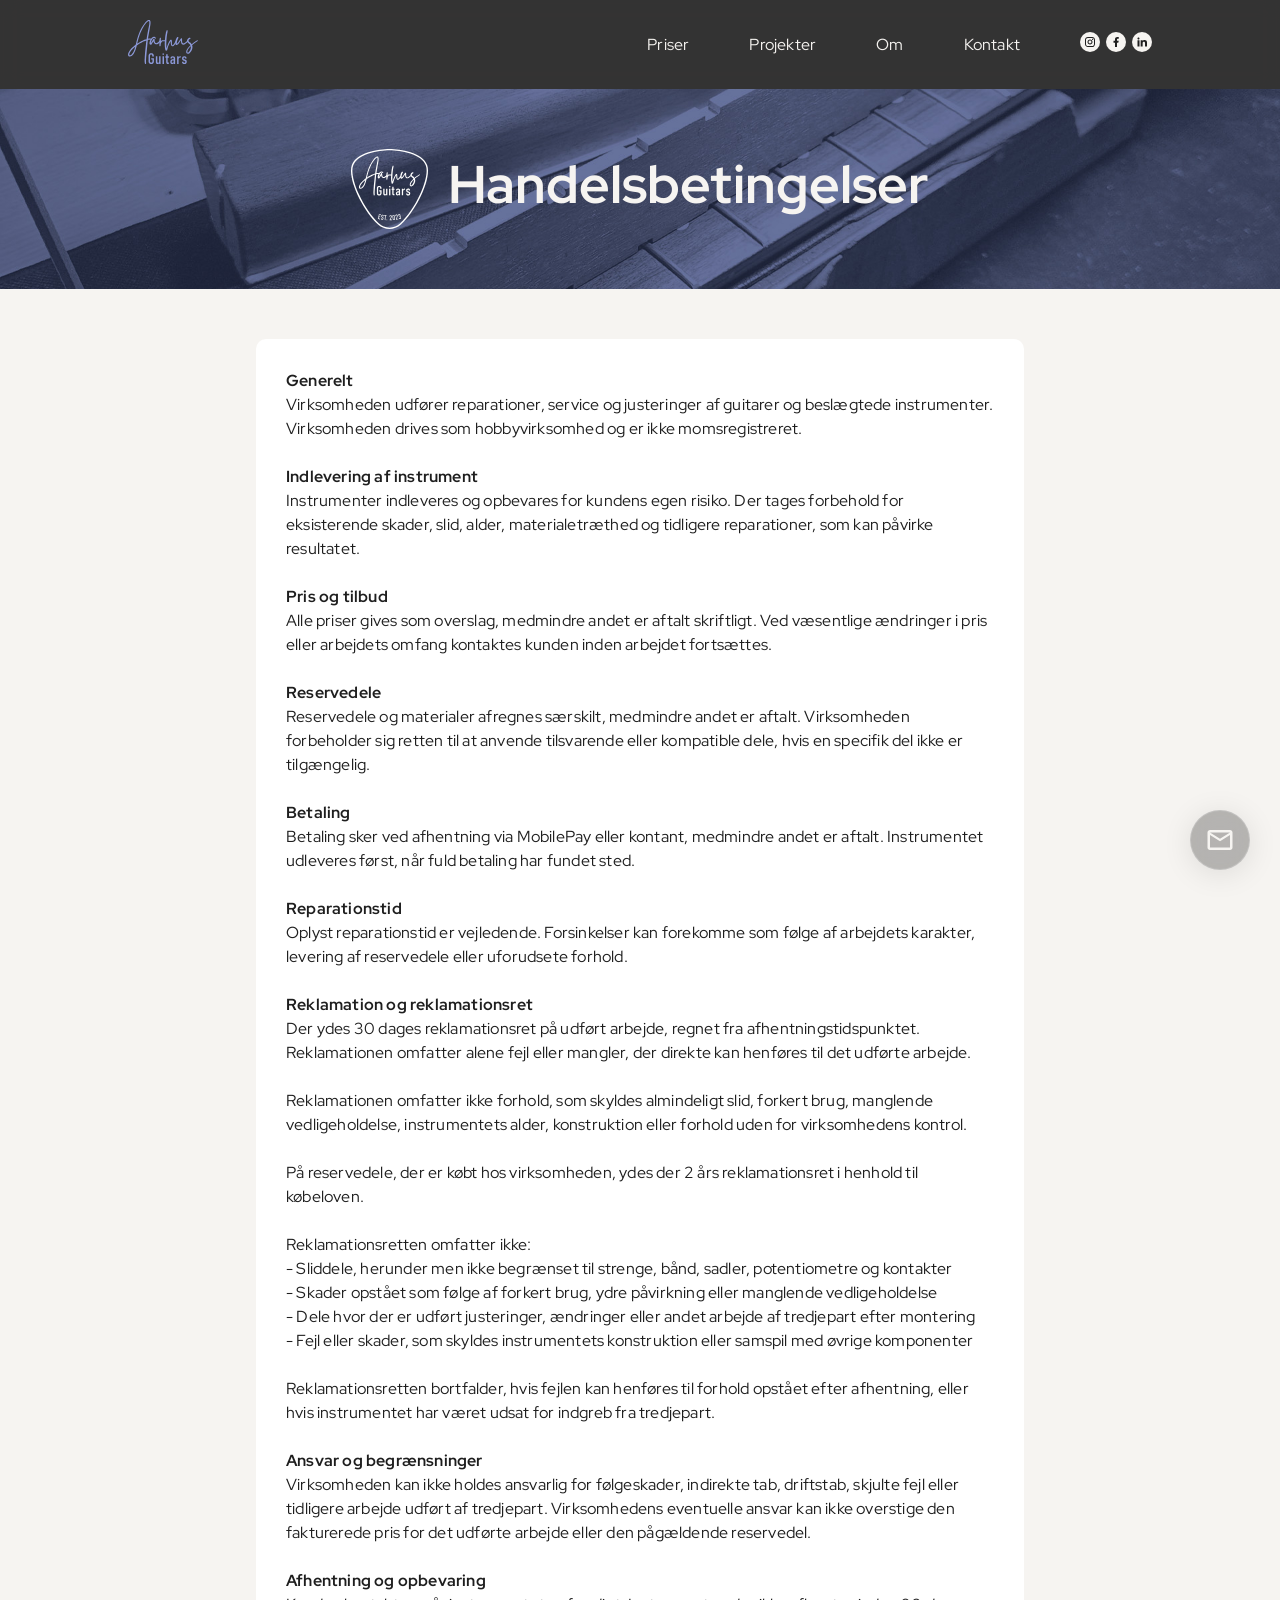
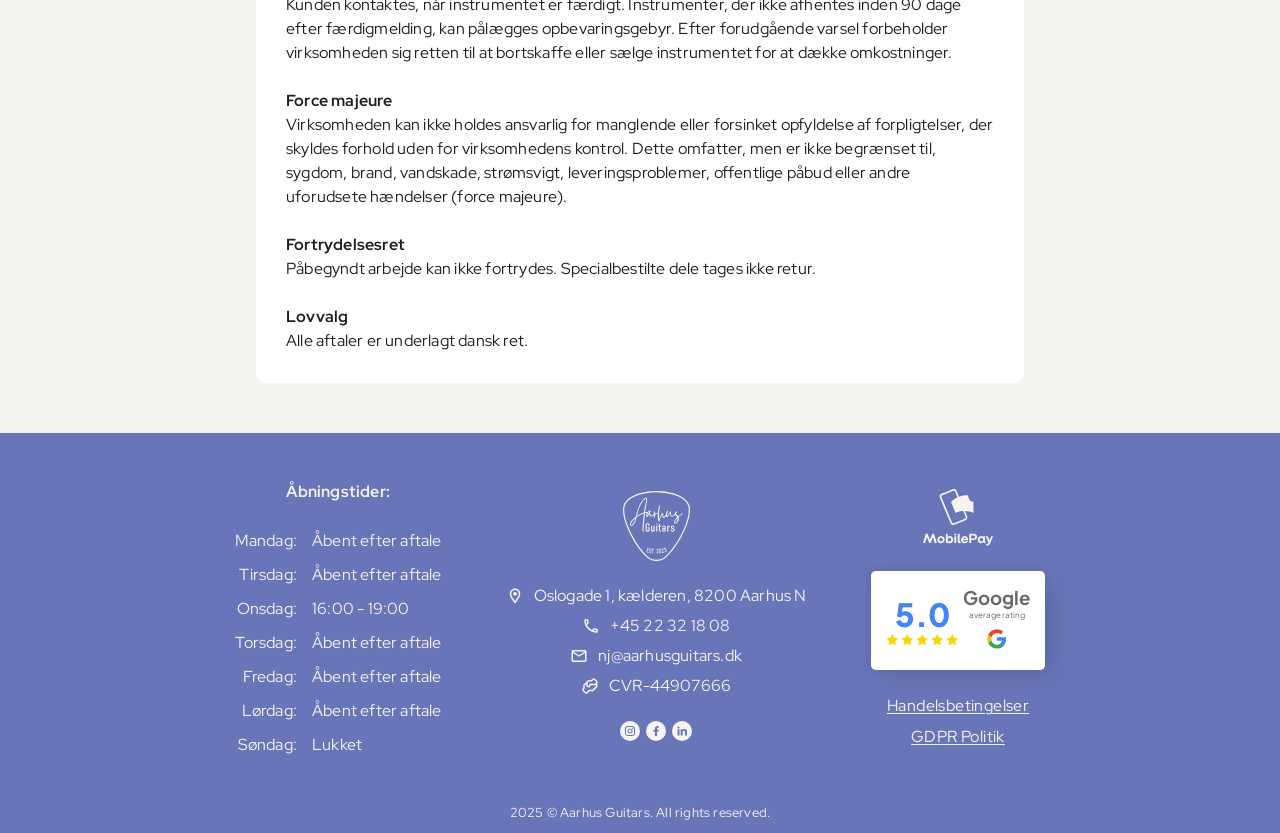
<file: handelsbetingelser.html>
<!DOCTYPE html>
<html lang="en">
<head>
    <meta charset="UTF-8">
    <meta name="viewport" content="width=device-width, initial-scale=1.0">
    <link rel="icon" type="image/png" href="images/favicon.png">
    <title>Handelsbetingelser | Aarhus Guitars</title>
    <link rel="stylesheet" href="styles.css">
    <link rel="stylesheet" href="fonts.css">
    <link rel="stylesheet" href="hamburger.css">
    <link rel="stylesheet" href="popup-form.css">
    <link rel="stylesheet" href="priser.css">
    <link rel="preconnect" href="https://fonts.googleapis.com">
    <link rel="preconnect" href="https://fonts.gstatic.com" crossorigin>
</head>
<body>
    <header>
        <div class="header-logo">
            <!-- Logo SVG -->
            <a href="index.html">
                <svg width="70" height="44" viewBox="0 0 70 44" fill="none" xmlns="http://www.w3.org/2000/svg">
    <g clip-path="url(#clip0_160_724)">
    <path d="M1.70528 36.471C1.18242 36.471 0.76792 36.2747 0.460316 35.8827C0.153439 35.49 0 35.0249 0 34.4874C0.0232703 33.7478 0.255973 32.9631 0.699564 32.1347C1.14243 31.3055 1.67692 30.5043 2.30303 29.7311C2.92842 28.9578 3.59308 28.2355 4.29846 27.5632C5.00312 26.891 5.62851 26.3306 6.17463 25.8827C6.51569 25.5918 6.79348 25.3732 7.01018 25.227C7.22543 25.0815 7.39051 24.9525 7.50468 24.84C7.61812 24.7282 7.70902 24.6107 7.77738 24.4874C7.84573 24.3642 7.90173 24.1793 7.94827 23.9328C8.33441 22.2078 8.79473 20.4091 9.32922 18.5379C9.86371 16.6675 10.4891 14.8186 11.2054 12.9919C11.9217 11.1659 12.7405 9.40656 13.6611 7.71458C14.5825 6.02332 15.5991 4.50477 16.7139 3.15965C16.8957 2.91312 17.1451 2.6107 17.4636 2.25239C17.7822 1.89407 18.1341 1.5465 18.521 1.2104C18.9071 0.874296 19.3107 0.589075 19.7318 0.353301C20.1528 0.118245 20.5557 0 20.9426 0C21.3745 0 21.6981 0.118245 21.9148 0.353301C22.1301 0.589075 22.2842 0.869279 22.3751 1.19392C22.466 1.51927 22.5111 1.8611 22.5111 2.21942C22.5111 2.57846 22.5111 2.89163 22.5111 3.16036C22.5111 3.69856 22.4144 4.56712 22.221 5.76534C22.0275 6.96427 21.8057 8.25278 21.5556 9.63087C21.3047 11.009 21.0611 12.3534 20.8218 13.6641C20.5833 14.9748 20.4066 16.0003 20.2932 16.7399C20.2474 17.0989 20.1965 17.4243 20.1397 17.7145C20.083 18.0055 20.0547 18.3423 20.0547 18.7228C20.4415 18.7228 20.7884 18.6891 21.0953 18.6218C21.4021 18.5544 21.7716 18.5207 22.2042 18.5207C22.5228 18.5207 22.7555 18.5874 22.9031 18.7221C23.0507 18.8561 23.1358 18.9966 23.1591 19.1421C23.1816 19.2883 23.1423 19.428 23.0398 19.5627C22.9373 19.6967 22.7955 19.7641 22.6129 19.7641C22.4537 19.7641 22.3511 19.7526 22.3061 19.7304C22.2602 19.7082 22.2377 19.691 22.2377 19.6795C22.2377 19.6681 22.2319 19.6516 22.221 19.6287C22.2093 19.6064 22.1577 19.595 22.0675 19.595C21.9534 19.595 21.7774 19.6064 21.5389 19.6287C21.2996 19.6516 20.9527 19.7075 20.4982 19.7971C20.179 19.8644 19.9863 19.9318 19.9187 19.9984C19.8503 20.0658 19.7936 20.2786 19.7478 20.637L18.1101 38.0827C18.1101 38.598 18.0934 39.091 18.0592 39.5619C18.025 40.0327 18.0076 40.5587 18.0076 41.1413C18.0076 41.6566 18.0243 42.0938 18.0592 42.4521C18.0934 42.8104 18.1101 43.1013 18.1101 43.3257C18.1101 43.55 18.0643 43.7177 17.9741 43.8302C17.8825 43.942 17.7123 43.9986 17.4622 43.9986C17.212 43.9986 17.0244 43.7907 16.9001 43.3765C16.775 42.9616 16.6892 42.48 16.6441 41.9311C16.5983 41.3814 16.5808 40.8389 16.5925 40.3007C16.6041 39.7625 16.6208 39.3705 16.6441 39.124C16.6441 38.8553 16.6608 38.6589 16.695 38.5357C16.7292 38.4124 16.7466 38.1938 16.7466 37.8799C16.7466 37.5883 16.7583 37.2242 16.7808 36.7871C16.8034 36.3499 16.8324 35.8906 16.8659 35.409C16.9001 34.9267 16.9342 34.4451 16.9684 33.9635C17.0026 33.4812 17.031 33.0498 17.0535 32.6693L18.1109 22.8542C18.1559 22.4063 18.2076 22.0029 18.2643 21.6438C18.321 21.2855 18.3494 20.8706 18.3494 20.4005C18.0309 20.5574 17.6105 20.7194 17.0877 20.8878C16.5641 21.0562 15.9962 21.297 15.3817 21.6109C14.6996 21.947 14.1534 22.2157 13.7448 22.4171C13.3353 22.6192 12.9601 22.8098 12.6191 22.989C12.278 23.1681 11.9253 23.3752 11.5617 23.6103C11.1981 23.8461 10.7087 24.1542 10.095 24.5347C10.0491 24.5577 9.96406 24.6078 9.83971 24.686C9.71463 24.7648 9.58374 24.8544 9.44775 24.9547C9.31104 25.0557 9.18596 25.1453 9.07252 25.2234C8.95835 25.3023 8.90162 25.3524 8.90162 25.3746C8.83327 25.442 8.72491 25.7609 8.57729 26.3328C8.42967 26.9039 8.23042 27.5984 7.98026 28.4168C7.72938 29.2344 7.4225 30.1145 7.05891 31.0554C6.69531 31.9964 6.25753 32.8707 5.74559 33.6776C5.23437 34.4838 4.64243 35.151 3.97195 35.6777C3.30075 36.2037 2.54446 36.4674 1.7031 36.4674L1.70528 36.471ZM1.91035 35.3273C2.27395 35.3273 2.63755 35.1983 3.00187 34.941C3.36547 34.683 3.70653 34.3699 4.02504 34.0001C4.34355 33.6303 4.62716 33.249 4.87804 32.857C5.1282 32.4643 5.32163 32.1225 5.45762 31.8315C6.11719 30.5316 6.54914 29.4337 6.75348 28.5372C6.95783 27.6406 7.14035 27.058 7.29961 26.7893C7.20798 26.8115 7.06618 26.8903 6.87274 27.0251C6.67931 27.1591 6.48078 27.3053 6.27571 27.4622C6.07137 27.6184 5.88375 27.7811 5.71286 27.9495C5.54197 28.1179 5.41108 28.2462 5.3209 28.3358C4.93403 28.717 4.48535 29.1764 3.97341 29.7139C3.46146 30.2521 2.98951 30.8282 2.55755 31.4453C2.1256 32.0616 1.78454 32.6944 1.53439 33.3443C1.2835 33.9936 1.22678 34.6214 1.3635 35.2269C1.49948 35.2492 1.59038 35.2714 1.63619 35.2943C1.68128 35.3165 1.77218 35.328 1.90889 35.328L1.91035 35.3273ZM18.5552 19.1593C18.6461 18.8454 18.7144 18.4985 18.7595 18.1173C18.8046 17.7367 18.8504 17.3777 18.8962 17.0416C18.9871 16.3242 19.1115 15.5238 19.2715 14.638C19.43 13.753 19.5951 12.8457 19.766 11.9148C19.9368 10.9853 20.1128 10.078 20.2946 9.19229C20.4764 8.30724 20.6473 7.49458 20.8066 6.75573C20.8749 6.44184 20.96 6.02762 21.0625 5.51236C21.1651 4.9971 21.2443 4.45962 21.3011 3.8985C21.3578 3.33881 21.3745 2.80061 21.3527 2.28535C21.3294 1.77009 21.2276 1.36662 21.0451 1.07495C20.4764 1.09789 19.8518 1.43327 19.1697 2.08326C18.4875 2.73325 17.8222 3.49503 17.1742 4.36861C16.5263 5.24291 15.9293 6.13942 15.3839 7.05743C14.8385 7.97687 14.4174 8.71644 14.1222 9.27613L12.7238 12.2344C12.4962 12.7726 12.2518 13.3774 11.99 14.0496C11.7282 14.7218 11.4788 15.4227 11.2403 16.1508C11.001 16.8789 10.78 17.5905 10.5749 18.285C10.3706 18.9801 10.188 19.6072 10.0295 20.1676C9.98369 20.3474 9.92115 20.5997 9.84189 20.9236C9.7619 21.249 9.67682 21.5793 9.58592 21.9154C9.49502 22.2515 9.41503 22.5712 9.34667 22.8736C9.27904 23.1767 9.2325 23.4175 9.21068 23.5967C9.41503 23.5293 9.61428 23.4283 9.80771 23.2942C10.0004 23.1595 10.188 23.037 10.3706 22.9245L13.7135 21.1092C14.2363 20.8627 14.8159 20.594 15.4529 20.303C16.0892 20.0121 16.6921 19.7648 17.2608 19.5634C17.4876 19.519 17.7153 19.4624 17.9429 19.395C18.1698 19.3277 18.3741 19.2496 18.5566 19.1593H18.5552Z" fill="#8C99D9"/>
    <path d="M21.4888 22.9581C21.4888 22.4873 21.608 21.8997 21.8473 21.1938C22.0858 20.4879 22.4043 19.8049 22.8021 19.1435C23.1999 18.4828 23.666 17.9223 24.2005 17.463C24.7343 17.0036 25.2971 16.7743 25.889 16.7743C26.2985 16.7743 26.6504 16.8753 26.9464 17.0767C27.2416 17.2781 27.4692 17.4967 27.6285 17.7324C27.7877 17.9682 27.8612 18.1861 27.8503 18.3882C27.8387 18.5895 27.7194 18.6906 27.4925 18.6906C27.2416 18.6906 27.0031 18.5616 26.7762 18.3043C26.5486 18.047 26.2759 17.918 25.9574 17.918C25.7072 17.918 25.4062 18.0642 25.0535 18.3552C24.7008 18.6461 24.2747 19.218 23.7743 20.0694C23.5467 20.4277 23.3366 20.8928 23.1439 21.4647C22.9504 22.0358 22.8537 22.602 22.8537 23.1624C22.8988 23.118 22.9163 23.1072 22.9054 23.1287C22.8937 23.1516 22.9337 23.1065 23.0246 22.9947L23.2973 22.5912C23.4791 22.3225 23.6893 21.9699 23.9285 21.5328C24.167 21.0956 24.4063 20.6706 24.6448 20.2557C24.8841 19.8415 25.1109 19.4774 25.3269 19.1628C25.5422 18.849 25.7072 18.692 25.8214 18.692C26.1167 18.692 26.3159 18.7759 26.4184 18.9443C26.521 19.1127 26.5835 19.3305 26.6061 19.6C26.6286 19.8687 26.6402 20.1712 26.6402 20.508C26.6402 20.8441 26.6744 21.1687 26.7428 21.4826C26.8788 22.0882 27.0889 22.5303 27.3732 22.8105C27.6576 23.0907 27.9812 23.2305 28.3455 23.2305C28.9818 23.2305 29.6865 22.8499 30.4602 22.0874C30.7787 21.7965 30.9998 21.5557 31.1256 21.3643C31.2507 21.1744 31.4383 20.9559 31.6884 20.7086C31.8477 20.485 32.052 20.3725 32.3029 20.3725C32.4389 20.3725 32.5414 20.4234 32.6098 20.5237C32.6781 20.6248 32.6891 20.7817 32.644 20.9946C32.5982 21.2074 32.468 21.4711 32.252 21.785C32.036 22.0989 31.7117 22.4572 31.2798 22.8607L30.2566 23.6676C29.597 24.1162 28.9607 24.3398 28.3462 24.3398C27.9143 24.3398 27.5274 24.2388 27.1864 24.0374C26.8453 23.836 26.5559 23.5838 26.3166 23.2813C26.0781 22.9782 25.8905 22.6371 25.7538 22.2558C25.6178 21.8746 25.5494 21.5055 25.5494 21.1465C25.3902 21.259 25.2084 21.5113 25.0033 21.9025C24.799 22.2953 24.5772 22.698 24.3379 23.1129C24.0994 23.5279 23.8551 23.9027 23.6042 24.2388C23.354 24.5749 23.1039 24.7426 22.8537 24.7426C22.2167 24.7426 21.8306 24.5971 21.6938 24.3061C21.5579 24.0152 21.4895 23.5666 21.4895 22.9617L21.4888 22.9581Z" fill="#8C99D9"/>
    <path d="M31.857 26.2181C31.6978 26.2181 31.5843 26.1285 31.516 25.9494C31.4483 25.7702 31.4083 25.5746 31.3967 25.361C31.3851 25.1482 31.3909 24.9411 31.4134 24.739C31.436 24.5376 31.4476 24.4029 31.4476 24.3355C31.4243 23.932 31.4185 23.5236 31.4309 23.1086C31.4418 22.6944 31.436 22.2738 31.4134 21.8481C31.4134 21.6918 31.4185 21.3887 31.4309 20.9408C31.4418 20.4929 31.476 20.0328 31.5334 19.5627C31.5894 19.0919 31.6752 18.6719 31.7887 18.3022C31.9021 17.9324 32.0497 17.7475 32.2323 17.7475C32.6868 17.7475 32.9195 17.8937 32.9311 18.1846C32.9427 18.4763 32.9253 18.8568 32.8802 19.3277C32.8569 19.5075 32.846 19.6867 32.846 19.8659C32.846 20.0457 32.846 20.2242 32.846 20.404C32.846 20.6506 32.8337 20.8018 32.8118 20.8577C32.7886 20.9136 32.7777 21.054 32.7777 21.2776C33.0278 21.0985 33.2554 20.8914 33.4598 20.6556C33.6641 20.4205 34.0277 20.303 34.5513 20.303C34.7098 20.303 34.9207 20.298 35.1818 20.2858C35.4428 20.2751 35.7221 20.2693 36.0173 20.2693C36.5176 20.2693 36.9838 20.298 37.4157 20.3532C37.8477 20.4091 38.0637 20.5495 38.0637 20.7738C38.0637 21.0204 37.9444 21.1716 37.7051 21.2275C37.4666 21.2834 37.1765 21.3113 36.8354 21.3113C36.6078 21.3113 36.3751 21.3056 36.1359 21.2941C35.8973 21.2834 35.6864 21.2776 35.5054 21.2776C35.1861 21.2776 34.9258 21.2834 34.7207 21.2941C34.5164 21.3056 34.3455 21.3393 34.2095 21.3952C34.0735 21.4511 33.9535 21.5356 33.851 21.6474C33.7485 21.7599 33.6292 21.9276 33.4925 22.1519C33.3107 22.4429 33.1514 22.7568 33.0147 23.0929C32.8787 23.429 32.7762 23.7988 32.7078 24.2022C32.662 24.4258 32.6395 24.6558 32.6395 24.8909C32.6395 25.1267 32.6279 25.3445 32.6053 25.5466C32.582 25.748 32.5202 25.9114 32.4177 26.0339C32.3152 26.1572 32.1275 26.2188 31.8548 26.2188L31.857 26.2181Z" fill="#8C99D9"/>
    <path d="M36.9395 19.7648C37.0304 18.5996 37.1438 17.4508 37.2805 16.3192C37.4165 15.1877 37.6099 14.0504 37.8601 12.9073C37.9277 12.5934 37.9961 12.3304 38.0644 12.1176C38.1328 11.9048 38.2004 11.664 38.2688 11.3945C38.428 10.9466 38.5473 10.6499 38.6273 10.5037C38.7065 10.3583 38.8374 10.2852 39.0192 10.2852C39.0876 10.2852 39.1669 10.2909 39.2585 10.3016C39.3494 10.3131 39.4512 10.3296 39.5654 10.3525C39.6788 10.8678 39.6563 11.4784 39.497 12.1842C39.3378 12.8901 39.2127 13.5344 39.1218 14.117C38.8716 15.6635 38.6666 17.367 38.508 19.2259C38.348 21.0863 38.2688 22.8564 38.2688 24.5369L38.3713 28.3021L38.644 27.6636C38.8709 26.9914 39.0709 26.408 39.241 25.9157C39.4119 25.4234 39.5937 24.9468 39.7872 24.4874C39.9799 24.0281 40.1966 23.5522 40.4351 23.0585C40.6743 22.5661 40.9747 21.9943 41.339 21.3443C41.5892 20.8964 41.8277 20.5158 42.0553 20.2012C42.2822 19.8874 42.6574 19.7304 43.181 19.7304C43.3628 19.7304 43.5053 19.8429 43.6079 20.0665C43.7104 20.2908 43.7838 20.5488 43.8297 20.8398C43.8747 21.1314 43.9031 21.4231 43.9147 21.7141C43.9264 22.005 43.9315 22.2293 43.9315 22.3863C43.9315 23.0363 43.9482 23.5744 43.9831 23.9994C44.0173 24.4251 44.1474 24.8515 44.375 25.2765C44.6252 25.2091 44.8637 25.0865 45.0913 24.9067C45.3182 24.7275 45.5233 24.5204 45.7058 24.2853C45.8876 24.0496 46.0643 23.8038 46.2345 23.5458C46.4047 23.2885 46.5581 23.0578 46.6948 22.8564C46.8541 22.6099 47.0024 22.364 47.1384 22.1168C47.2751 21.8703 47.4111 21.613 47.5478 21.3436C47.7529 20.9852 47.9172 20.738 48.043 20.604C48.1674 20.4693 48.2983 20.4026 48.435 20.4026C48.5033 20.4026 48.6277 20.4248 48.8102 20.4693C48.9237 20.8727 48.9011 21.1981 48.7419 21.4439C48.5826 21.6911 48.4117 21.9821 48.2306 22.3175C48.0714 22.6091 47.8554 22.9847 47.5827 23.4433C47.31 23.9034 47.0031 24.3513 46.6614 24.7877C46.3203 25.2249 45.956 25.5946 45.5698 25.8971C45.183 26.1995 44.7852 26.3507 44.3765 26.3507C43.626 26.3507 43.1366 25.69 42.9097 24.367C42.8421 23.9865 42.7956 23.4763 42.7738 22.8377C42.7505 22.1992 42.7396 21.6445 42.7396 21.1737C42.5803 21.2862 42.3869 21.5492 42.16 21.9642C41.9324 22.3791 41.7055 22.827 41.4779 23.3086C41.2503 23.7909 41.0401 24.2725 40.8467 24.754C40.6533 25.2363 40.4998 25.5997 40.3864 25.8462C40.1137 26.5635 39.8912 27.2637 39.721 27.9474C39.5508 28.631 39.3632 29.286 39.1581 29.9138C39.044 30.2721 38.9138 30.5022 38.7662 30.6025C38.6186 30.7035 38.3851 30.7537 38.0673 30.7537C37.7714 30.7537 37.5329 30.4284 37.3511 29.7791C37.1685 29.1291 37.0325 28.3838 36.9416 27.5439C36.8507 26.7033 36.794 25.8913 36.7708 25.1066C36.7482 24.3226 36.7366 23.8074 36.7366 23.5608L36.9409 19.7627L36.9395 19.7648Z" fill="#8C99D9"/>
    <path d="M47.3762 22.2523C47.3762 21.8939 47.4162 21.4905 47.4962 21.0419C47.5755 20.594 47.6889 20.1511 47.8373 19.7139C47.9849 19.2775 48.1558 18.8568 48.3492 18.4534C48.5419 18.0499 48.7412 17.7138 48.9462 17.4451C49.1964 17.1763 49.4458 17.0416 49.6967 17.0416C49.9011 17.0416 50.1061 17.0975 50.3105 17.2093C50.333 17.3218 50.3621 17.3999 50.3955 17.4451C50.4297 17.4902 50.4472 17.5905 50.4472 17.7475C50.4472 17.7704 50.3388 17.9883 50.1228 18.4032C49.9069 18.8181 49.6851 19.3227 49.4575 19.916C49.2306 20.5094 49.043 21.1429 48.8946 21.8151C48.747 22.4873 48.7412 23.1043 48.8779 23.664C49.1506 23.5744 49.384 23.4003 49.5774 23.143C49.7702 22.8858 49.9578 22.6443 50.1403 22.4199L52.1866 19.4624C52.4135 19.1485 52.6069 18.874 52.7662 18.639C52.9255 18.4032 53.164 18.2857 53.4825 18.2857C53.7094 18.2857 53.8628 18.4032 53.9428 18.639C54.0221 18.874 54.0672 19.16 54.0788 19.4961C54.0904 19.8322 54.0846 20.174 54.0621 20.5216C54.0395 20.8691 54.0395 21.1551 54.0621 21.3787C54.1755 22.1856 54.3522 22.7518 54.5907 23.0764C54.8293 23.401 55.1078 23.5637 55.4263 23.5637C55.8124 23.5637 56.2277 23.401 56.6713 23.0764C57.1148 22.7518 57.541 22.3927 57.9504 22.0007C58.3598 21.6087 58.735 21.2504 59.0761 20.925C59.4171 20.6004 59.6673 20.4377 59.8266 20.4377C59.9633 20.4377 60.0876 20.4657 60.2018 20.5216C60.3152 20.5775 60.3727 20.695 60.3727 20.8749C60.3727 21.0089 60.2876 21.183 60.1167 21.3959C59.9465 21.6094 59.7531 21.828 59.5371 22.0516C59.3212 22.2759 59.1052 22.4837 58.8892 22.6736C58.6732 22.8643 58.5082 23.0047 58.3947 23.0943C57.9395 23.52 57.445 23.884 56.9112 24.1865C56.3767 24.4896 55.8481 24.6401 55.3252 24.6401C54.7565 24.6401 54.313 24.4889 53.9944 24.1865C53.6759 23.884 53.4374 23.5035 53.2782 23.0434C53.1189 22.5841 53.0222 22.1025 52.988 21.598C52.9538 21.0935 52.9364 20.6398 52.9364 20.2364C52.8004 20.3259 52.6346 20.5223 52.4419 20.8247C52.2484 21.1279 52.095 21.3686 51.9816 21.5478C51.8456 21.7721 51.6514 22.086 51.402 22.4887C51.1511 22.8922 50.8733 23.2792 50.5664 23.6483C50.2596 24.018 49.9527 24.3434 49.6451 24.6229C49.3382 24.9031 49.048 25.0436 48.7753 25.0436C48.3885 25.0436 48.0983 24.954 47.9056 24.7748C47.7122 24.5957 47.5755 24.3663 47.4962 24.0854C47.4162 23.8059 47.3762 23.5035 47.3762 23.1781C47.3762 22.8535 47.3762 22.5454 47.3762 22.2537V22.2523Z" fill="#8C99D9"/>
    <path d="M58.9729 20.9078C58.9729 20.4829 59.0696 20.0794 59.263 19.6974C59.4557 19.3169 59.695 18.9865 59.9793 18.7063C60.2629 18.4261 60.5647 18.2076 60.8832 18.0506C61.2017 17.8944 61.4854 17.8156 61.7362 17.8156C61.9871 17.8156 62.174 17.9051 62.2991 18.0843C62.4242 18.2642 62.43 18.5666 62.3165 18.9923C62.1115 19.0374 61.958 19.0711 61.8562 19.0933C61.7537 19.1155 61.6686 19.1385 61.6002 19.16C61.5319 19.1829 61.4635 19.2273 61.3959 19.2947C61.3275 19.3621 61.225 19.4631 61.0883 19.5971C60.6338 20.0902 60.4287 20.4829 60.4745 20.7738C60.5196 21.0648 60.7014 21.3507 61.0207 21.6309C61.3392 21.9111 61.7421 22.2358 62.2315 22.6056C62.7201 22.9753 63.1804 23.4856 63.6124 24.1349C64.1127 23.7988 64.6239 23.4068 65.1475 22.9581L68.3195 20.7731C68.8424 20.4148 69.286 20.2349 69.6496 20.2349C69.9223 20.2349 70.0365 20.3474 69.9906 20.571C69.9448 20.7946 69.7289 21.0189 69.3427 21.2432L67.023 22.8234C66.9321 22.8686 66.7328 22.9968 66.4259 23.2097C66.119 23.4225 65.8005 23.6583 65.4711 23.9156C65.141 24.1736 64.845 24.4143 64.5847 24.6379C64.3229 24.8622 64.1803 25.0077 64.1578 25.0751C64.1345 25.1876 64.1745 25.4004 64.2771 25.7136C64.3796 26.0275 64.4421 26.4367 64.4647 26.9405C64.4872 27.4443 64.4138 28.0606 64.2429 28.7894C64.072 29.5175 63.7026 30.3631 63.1339 31.327C62.6336 32.1554 62.0882 32.7667 61.497 33.1587C60.9058 33.5507 60.348 33.7471 59.8259 33.7471C59.3481 33.7471 58.9562 33.5902 58.6493 33.2763C58.3417 32.9624 58.189 32.503 58.189 31.8982C58.189 31.1364 58.3882 30.3968 58.786 29.6802C59.1838 28.9628 59.6266 28.3021 60.116 27.6965C60.6047 27.0917 61.0767 26.5707 61.5319 26.1336C61.9864 25.6971 62.2824 25.3775 62.4191 25.1754C62.1464 24.7046 61.8162 24.2961 61.4301 23.9485C61.0432 23.6017 60.668 23.2763 60.3044 22.9739C59.9408 22.6715 59.6274 22.364 59.3663 22.0494C59.1045 21.7363 58.9743 21.355 58.9743 20.9064L58.9729 20.9078ZM59.2798 31.8989C59.2798 32.3697 59.4274 32.6048 59.7234 32.6048C59.8826 32.6048 60.0528 32.5539 60.2346 32.4536C60.4164 32.3525 60.564 32.2465 60.6782 32.1347C61.1327 31.7986 61.5363 31.2883 61.8889 30.6054C62.2409 29.9217 62.4969 29.3004 62.6561 28.74C62.7696 28.3587 62.8321 27.9724 62.8438 27.5804C62.8554 27.1877 62.8605 26.757 62.8605 26.2862C62.5878 26.4431 62.2751 26.7176 61.9224 27.1096C61.5697 27.5016 61.2919 27.8205 61.0868 28.0678C60.6774 28.5608 60.2738 29.1542 59.8761 29.8493C59.4776 30.5437 59.279 31.2274 59.279 31.8996L59.2798 31.8989Z" fill="#8C99D9"/>
    <path d="M23.2237 38.2045H25.9354V41.2911C25.9354 41.8623 25.8307 42.3503 25.6212 42.7545C25.4118 43.1586 25.1078 43.4675 24.7093 43.6804C24.3108 43.8932 23.828 44 23.2622 44C22.6848 44 22.1939 43.8997 21.7874 43.699C21.3817 43.4983 21.0726 43.2074 20.861 42.8276C20.6487 42.447 20.5432 41.9862 20.5432 41.4437V35.9314C20.5432 35.3552 20.6479 34.8665 20.8574 34.4644C21.0668 34.0624 21.3708 33.755 21.7693 33.5421C22.1678 33.3293 22.6506 33.2225 23.2164 33.2225C23.7734 33.2225 24.2468 33.3257 24.6373 33.5314C25.0278 33.737 25.3267 34.0359 25.534 34.4286C25.7405 34.8206 25.8438 35.2957 25.8438 35.8518V36.375H24.2963V35.8518C24.2963 35.4405 24.2032 35.123 24.017 34.9001C23.8301 34.6773 23.564 34.5662 23.2164 34.5662C22.8288 34.5662 22.5285 34.6852 22.3168 34.9224C22.1045 35.1596 21.9991 35.4964 21.9991 35.9321V41.4445C21.9991 41.8271 22.1089 42.1245 22.3285 42.3381C22.5481 42.5509 22.8593 42.6577 23.2637 42.6577C23.6462 42.6577 23.945 42.5402 24.1596 42.3059C24.3741 42.0708 24.481 41.7404 24.481 41.314V39.5131H23.2251V38.206L23.2237 38.2045Z" fill="#8C99D9"/>
    <path d="M29.3133 36.3521V41.8286C29.3133 42.1002 29.3896 42.3059 29.5431 42.4456C29.6965 42.5861 29.9212 42.6563 30.2172 42.6563C30.5182 42.6563 30.7415 42.5839 30.8877 42.4385C31.0331 42.293 31.1058 42.0801 31.1058 41.7992L31.2127 42.7287C31.0702 43.1551 30.868 43.4733 30.6077 43.684C30.3474 43.8947 30.023 44 29.6354 44C29.0486 44 28.605 43.8208 28.3061 43.4625C28.0072 43.1042 27.8582 42.5789 27.8582 41.8866V36.3521H29.3133ZM31.1058 43.8911V36.3521H32.5609V43.8911H31.1058Z" fill="#8C99D9"/>
    <path d="M34.5447 34.8048V33.4246H35.9998V34.8048H34.5447ZM34.5447 43.8911V36.3521H35.9998V43.8911H34.5447Z" fill="#8C99D9"/>
    <path d="M37.3706 37.6592V36.3521H40.8023V37.6592H37.3706ZM40.0511 43.9276C39.3922 43.9276 38.9159 43.7556 38.6228 43.4116C38.329 43.0677 38.1822 42.5739 38.1822 41.9304V34.1592H39.6373V41.9304C39.6373 42.1482 39.6867 42.3181 39.7871 42.4385C39.8867 42.5596 40.0307 42.6198 40.2198 42.6198H40.8023V43.9269H40.0518L40.0511 43.9276Z" fill="#8C99D9"/>
    <path d="M44.2637 44C43.6151 44 43.1257 43.8244 42.797 43.4733C42.4676 43.1221 42.3032 42.5932 42.3032 41.8866C42.3032 41.0396 42.5083 40.4061 42.9199 39.9876C43.3308 39.569 43.9452 39.3591 44.7619 39.3591H45.7807L45.8883 40.5938H44.7699C44.4128 40.5938 44.1445 40.7013 43.9656 40.917C43.7867 41.1327 43.6973 41.4559 43.6973 41.8866C43.6973 42.1819 43.7751 42.4026 43.9314 42.5474C44.087 42.6929 44.3205 42.7652 44.6324 42.7652C44.9946 42.7652 45.2658 42.6699 45.444 42.4786C45.6229 42.2872 45.7123 42.0006 45.7123 41.6179L45.873 42.3152C45.8679 42.6878 45.8054 43.0003 45.6854 43.2518C45.5654 43.5034 45.3865 43.6911 45.1495 43.8151C44.9124 43.9384 44.6172 44 44.2652 44H44.2637ZM45.7116 43.8911V38.3787C45.7116 38.0734 45.6258 37.8376 45.4549 37.6707C45.284 37.5037 45.0448 37.4199 44.7386 37.4199C44.4732 37.4199 44.2645 37.503 44.111 37.6707C43.9576 37.8376 43.8805 38.0734 43.8805 38.3787H42.4639C42.4639 37.6915 42.6654 37.1597 43.069 36.7849C43.4726 36.4094 44.0412 36.2216 44.7771 36.2216C45.5225 36.2216 46.1006 36.4094 46.5122 36.7849C46.9231 37.1597 47.1289 37.6915 47.1289 38.3787V43.8911H45.7123H45.7116Z" fill="#8C99D9"/>
    <path d="M49.1272 43.8911V36.3521H50.5823V43.8911H49.1272ZM52.7654 37.6012C52.7297 37.6012 52.6919 37.6012 52.6505 37.6012C52.6097 37.6012 52.5559 37.6012 52.4898 37.6012C51.8978 37.6012 51.4339 37.7395 51.1001 38.0154C50.7656 38.2913 50.5932 38.6668 50.583 39.1412L50.4223 37.6671C50.6776 37.217 51.0085 36.8637 51.4142 36.6065C51.8207 36.3499 52.2709 36.2216 52.7661 36.2216V37.6019L52.7654 37.6012Z" fill="#8C99D9"/>
    <path d="M56.365 44C55.6197 44 55.0321 43.7979 54.603 43.3937C54.174 42.9895 53.9595 42.4385 53.9595 41.7412V41.6831H55.3993V41.7412C55.3993 42.0658 55.4837 42.3188 55.6517 42.5001C55.8204 42.6821 56.0582 42.7724 56.3643 42.7724C56.6654 42.7724 56.9017 42.685 57.0726 42.5108C57.2435 42.3367 57.3293 42.0966 57.3293 41.792C57.3293 41.5599 57.2689 41.3793 57.149 41.251C57.029 41.1227 56.8704 41.0174 56.6741 40.935C56.4778 40.8525 56.264 40.773 56.0349 40.6956C55.8044 40.6132 55.5739 40.52 55.3411 40.4161C55.1092 40.3122 54.8954 40.1789 54.7012 40.0162C54.5078 39.8543 54.3514 39.6457 54.2344 39.3913C54.1165 39.1376 54.0576 38.8216 54.0576 38.4439C54.0576 37.7517 54.2584 37.2077 54.659 36.8136C55.0597 36.4187 55.6073 36.2216 56.3018 36.2216C57.0013 36.2216 57.5504 36.4094 57.9481 36.7849C58.3467 37.1597 58.5459 37.6771 58.5459 38.3357V38.3794H57.1061V38.3214C57.1061 38.0505 57.0355 37.8377 56.8952 37.6821C56.7541 37.5273 56.557 37.45 56.3018 37.45C56.0516 37.45 55.8553 37.5345 55.712 37.7044C55.5695 37.8742 55.4975 38.1114 55.4975 38.416C55.4975 38.6439 55.5535 38.8237 55.6662 38.957C55.7782 39.0903 55.9251 39.1957 56.1062 39.2731C56.2872 39.3505 56.4858 39.4236 56.6996 39.4909C56.9395 39.5633 57.181 39.6457 57.4231 39.7382C57.666 39.8299 57.8878 39.956 58.09 40.1158C58.2914 40.2756 58.455 40.4885 58.5801 40.7551C58.7052 41.0217 58.7677 41.3678 58.7677 41.7935C58.7677 42.4815 58.5532 43.0211 58.1241 43.4131C57.6951 43.8051 57.1082 44.0014 56.3621 44.0014L56.365 44Z" fill="#8C99D9"/>
    </g>
    <defs>
    <clipPath id="clip0_160_724">
    <rect width="70" height="44" fill="white"/>
    </clipPath>
    </defs>
                </svg>
            </a>
        </div>
        <div class="nav-box">
            <nav>
                <a href="priser.html">Priser</a>
                <a href="workshop.html">Projekter</a>
                <a href="om.html">Om</a>
                <a href="contact.html">Kontakt</a>
            </nav>
        </div>
        <div class="socials-box">
            <a href="https://www.instagram.com/aarhusguitars/" target="_blank">
                <svg width="20" height="20" viewBox="0 0 20 20" fill="none" xmlns="http://www.w3.org/2000/svg">
<rect width="20" height="20" rx="10" fill="#F6F4F1"/>
<path d="M7.9 5H12.1C13.7 5 15 6.3 15 7.9V12.1C15 12.8691 14.6945 13.6068 14.1506 14.1506C13.6068 14.6945 12.8691 15 12.1 15H7.9C6.3 15 5 13.7 5 12.1V7.9C5 7.13087 5.30553 6.39325 5.84939 5.84939C6.39325 5.30553 7.13087 5 7.9 5ZM7.8 6C7.32261 6 6.86477 6.18964 6.52721 6.52721C6.18964 6.86477 6 7.32261 6 7.8V12.2C6 13.195 6.805 14 7.8 14H12.2C12.6774 14 13.1352 13.8104 13.4728 13.4728C13.8104 13.1352 14 12.6774 14 12.2V7.8C14 6.805 13.195 6 12.2 6H7.8ZM12.625 6.75C12.7908 6.75 12.9497 6.81585 13.0669 6.93306C13.1842 7.05027 13.25 7.20924 13.25 7.375C13.25 7.54076 13.1842 7.69973 13.0669 7.81694C12.9497 7.93415 12.7908 8 12.625 8C12.4592 8 12.3003 7.93415 12.1831 7.81694C12.0658 7.69973 12 7.54076 12 7.375C12 7.20924 12.0658 7.05027 12.1831 6.93306C12.3003 6.81585 12.4592 6.75 12.625 6.75ZM10 7.5C10.663 7.5 11.2989 7.76339 11.7678 8.23223C12.2366 8.70107 12.5 9.33696 12.5 10C12.5 10.663 12.2366 11.2989 11.7678 11.7678C11.2989 12.2366 10.663 12.5 10 12.5C9.33696 12.5 8.70107 12.2366 8.23223 11.7678C7.76339 11.2989 7.5 10.663 7.5 10C7.5 9.33696 7.76339 8.70107 8.23223 8.23223C8.70107 7.76339 9.33696 7.5 10 7.5ZM10 8.5C9.60218 8.5 9.22064 8.65804 8.93934 8.93934C8.65804 9.22064 8.5 9.60218 8.5 10C8.5 10.3978 8.65804 10.7794 8.93934 11.0607C9.22064 11.342 9.60218 11.5 10 11.5C10.3978 11.5 10.7794 11.342 11.0607 11.0607C11.342 10.7794 11.5 10.3978 11.5 10C11.5 9.60218 11.342 9.22064 11.0607 8.93934C10.7794 8.65804 10.3978 8.5 10 8.5Z" fill="#1E1E1E"/>
                </svg>
            </a>
            <a href="https://www.facebook.com/aarhusguitars/" target="_blank">
                <svg width="20" height="20" viewBox="0 0 20 20" fill="none" xmlns="http://www.w3.org/2000/svg">
<rect width="20" height="20" rx="10" fill="#F6F4F1"/>
<path d="M11 10.75H12.25L12.75 8.75H11V7.75C11 7.235 11 6.75 12 6.75H12.75V5.07C12.587 5.0485 11.9715 5 11.3215 5C9.964 5 9 5.8285 9 7.35V8.75H7.5V10.75H9V15H11V10.75Z" fill="#1E1E1E"/>
                </svg>
            </a>
            <a href="https://www.linkedin.com/company/aarhusguitars/" target="_blank">
                <svg width="20" height="20" viewBox="0 0 20 20" fill="none" xmlns="http://www.w3.org/2000/svg">
<rect width="20" height="20" rx="10" fill="#F6F4F1"/>
<path d="M7.46997 6.5C7.46984 6.76522 7.36435 7.01952 7.17672 7.20696C6.98909 7.3944 6.73469 7.49963 6.46947 7.4995C6.20425 7.49937 5.94995 7.39388 5.76251 7.20625C5.57507 7.01862 5.46984 6.76422 5.46997 6.499C5.4701 6.23378 5.57559 5.97948 5.76322 5.79204C5.95085 5.6046 6.20525 5.49937 6.47047 5.4995C6.73569 5.49963 6.98999 5.60512 7.17743 5.79275C7.36487 5.98038 7.4701 6.23478 7.46997 6.5ZM7.49997 8.24H5.49997V14.5H7.49997V8.24ZM10.66 8.24H8.66997V14.5H10.64V11.215C10.64 9.385 13.025 9.215 13.025 11.215V14.5H15V10.535C15 7.45 11.47 7.565 10.64 9.08L10.66 8.24Z" fill="#1E1E1E"/>
                </svg>
            </a>
        </div>

        <div class="off-screen-menu">
            <ul>
                <li><a href="index.html"><img src="images/Web_Logo.svg" alt="Aarhus Guitars logo"></a></li>
                <li><a href="priser.html">Priser</a></li>
                <li><a href="workshop.html">Projekter</a></li>
                <li><a href="om.html">Om</a></li>
                <li><a href="contact.html">Kontakt</a></li>
            </ul>
            <div class="socials-box">
            <a href="https://www.instagram.com/aarhusguitars/" target="_blank">
                <svg width="20" height="20" viewBox="0 0 20 20" fill="none" xmlns="http://www.w3.org/2000/svg">
<rect width="20" height="20" rx="10" fill="#F6F4F1"/>
<path d="M7.9 5H12.1C13.7 5 15 6.3 15 7.9V12.1C15 12.8691 14.6945 13.6068 14.1506 14.1506C13.6068 14.6945 12.8691 15 12.1 15H7.9C6.3 15 5 13.7 5 12.1V7.9C5 7.13087 5.30553 6.39325 5.84939 5.84939C6.39325 5.30553 7.13087 5 7.9 5ZM7.8 6C7.32261 6 6.86477 6.18964 6.52721 6.52721C6.18964 6.86477 6 7.32261 6 7.8V12.2C6 13.195 6.805 14 7.8 14H12.2C12.6774 14 13.1352 13.8104 13.4728 13.4728C13.8104 13.1352 14 12.6774 14 12.2V7.8C14 6.805 13.195 6 12.2 6H7.8ZM12.625 6.75C12.7908 6.75 12.9497 6.81585 13.0669 6.93306C13.1842 7.05027 13.25 7.20924 13.25 7.375C13.25 7.54076 13.1842 7.69973 13.0669 7.81694C12.9497 7.93415 12.7908 8 12.625 8C12.4592 8 12.3003 7.93415 12.1831 7.81694C12.0658 7.69973 12 7.54076 12 7.375C12 7.20924 12.0658 7.05027 12.1831 6.93306C12.3003 6.81585 12.4592 6.75 12.625 6.75ZM10 7.5C10.663 7.5 11.2989 7.76339 11.7678 8.23223C12.2366 8.70107 12.5 9.33696 12.5 10C12.5 10.663 12.2366 11.2989 11.7678 11.7678C11.2989 12.2366 10.663 12.5 10 12.5C9.33696 12.5 8.70107 12.2366 8.23223 11.7678C7.76339 11.2989 7.5 10.663 7.5 10C7.5 9.33696 7.76339 8.70107 8.23223 8.23223C8.70107 7.76339 9.33696 7.5 10 7.5ZM10 8.5C9.60218 8.5 9.22064 8.65804 8.93934 8.93934C8.65804 9.22064 8.5 9.60218 8.5 10C8.5 10.3978 8.65804 10.7794 8.93934 11.0607C9.22064 11.342 9.60218 11.5 10 11.5C10.3978 11.5 10.7794 11.342 11.0607 11.0607C11.342 10.7794 11.5 10.3978 11.5 10C11.5 9.60218 11.342 9.22064 11.0607 8.93934C10.7794 8.65804 10.3978 8.5 10 8.5Z" fill="#1E1E1E"/>
                </svg>
            </a>
            <a href="https://www.facebook.com/aarhusguitars/" target="_blank">
                <svg width="20" height="20" viewBox="0 0 20 20" fill="none" xmlns="http://www.w3.org/2000/svg">
<rect width="20" height="20" rx="10" fill="#F6F4F1"/>
<path d="M11 10.75H12.25L12.75 8.75H11V7.75C11 7.235 11 6.75 12 6.75H12.75V5.07C12.587 5.0485 11.9715 5 11.3215 5C9.964 5 9 5.8285 9 7.35V8.75H7.5V10.75H9V15H11V10.75Z" fill="#1E1E1E"/>
                </svg>
            </a>
            <a href="https://www.linkedin.com/company/aarhusguitars/" target="_blank">
                <svg width="20" height="20" viewBox="0 0 20 20" fill="none" xmlns="http://www.w3.org/2000/svg">
<rect width="20" height="20" rx="10" fill="#F6F4F1"/>
<path d="M7.46997 6.5C7.46984 6.76522 7.36435 7.01952 7.17672 7.20696C6.98909 7.3944 6.73469 7.49963 6.46947 7.4995C6.20425 7.49937 5.94995 7.39388 5.76251 7.20625C5.57507 7.01862 5.46984 6.76422 5.46997 6.499C5.4701 6.23378 5.57559 5.97948 5.76322 5.79204C5.95085 5.6046 6.20525 5.49937 6.47047 5.4995C6.73569 5.49963 6.98999 5.60512 7.17743 5.79275C7.36487 5.98038 7.4701 6.23478 7.46997 6.5ZM7.49997 8.24H5.49997V14.5H7.49997V8.24ZM10.66 8.24H8.66997V14.5H10.64V11.215C10.64 9.385 13.025 9.215 13.025 11.215V14.5H15V10.535C15 7.45 11.47 7.565 10.64 9.08L10.66 8.24Z" fill="#1E1E1E"/>
                </svg>
            </a>
            </div>
        </div>

        <!-- Hamburgermenu-ikonet som kan animeres -->
        <nav class="mobile-nav">
            <div class="ham-menu">
                <span></span>
                <span></span>
                <span></span>
            </div>
        </nav>
    </header>

    <div class="hero-pic" style="background-image: url(images/hero_pic.jpg);">
        <div class="hero-text-box">
            <img src="images/white_wire_logo.svg">
            <h1>Handelsbetingelser</h1>
        </div>
    </div>
    <section class="prices-section">
        <p><b>Generelt</b><br>
Virksomheden udfører reparationer, service og justeringer af guitarer og beslægtede instrumenter. Virksomheden drives som hobbyvirksomhed og er ikke momsregistreret.
<br><br>
<b>Indlevering af instrument</b><br>
Instrumenter indleveres og opbevares for kundens egen risiko. Der tages forbehold for eksisterende skader, slid, alder, materialetræthed og tidligere reparationer, som kan påvirke resultatet.
<br><br>
<b>Pris og tilbud</b><br>
Alle priser gives som overslag, medmindre andet er aftalt skriftligt. Ved væsentlige ændringer i pris eller arbejdets omfang kontaktes kunden inden arbejdet fortsættes.
<br><br>
<b>
Reservedele</b><br>
Reservedele og materialer afregnes særskilt, medmindre andet er aftalt. Virksomheden forbeholder sig retten til at anvende tilsvarende eller kompatible dele, hvis en specifik del ikke er tilgængelig.
<br><br>
<b>
Betaling</b><br>
Betaling sker ved afhentning via MobilePay eller kontant, medmindre andet er aftalt. Instrumentet udleveres først, når fuld betaling har fundet sted.
<br><br>
<b>
Reparationstid</b><br>
Oplyst reparationstid er vejledende. Forsinkelser kan forekomme som følge af arbejdets karakter, levering af reservedele eller uforudsete forhold.
<br><br>
<b>
Reklamation og reklamationsret</b><br>
Der ydes 30 dages reklamationsret på udført arbejde, regnet fra afhentningstidspunktet. Reklamationen omfatter alene fejl eller mangler, der direkte kan henføres til det udførte arbejde.
<br><br>
Reklamationen omfatter ikke forhold, som skyldes almindeligt slid, forkert brug, manglende vedligeholdelse, instrumentets alder, konstruktion eller forhold uden for virksomhedens kontrol.
<br><br>
På reservedele, der er købt hos virksomheden, ydes der 2 års reklamationsret i henhold til købeloven.
<br><br>
Reklamationsretten omfatter ikke:
<br>
- Sliddele, herunder men ikke begrænset til strenge, bånd, sadler, potentiometre og kontakter
<br>
- Skader opstået som følge af forkert brug, ydre påvirkning eller manglende vedligeholdelse
<br>
- Dele hvor der er udført justeringer, ændringer eller andet arbejde af tredjepart efter montering
<br>
- Fejl eller skader, som skyldes instrumentets konstruktion eller samspil med øvrige komponenter
<br><br>
Reklamationsretten bortfalder, hvis fejlen kan henføres til forhold opstået efter afhentning, eller hvis instrumentet har været udsat for indgreb fra tredjepart.
<br><br>
<b>Ansvar og begrænsninger</b><br>
Virksomheden kan ikke holdes ansvarlig for følgeskader, indirekte tab, driftstab, skjulte fejl eller tidligere arbejde udført af tredjepart. Virksomhedens eventuelle ansvar kan ikke overstige den fakturerede pris for det udførte arbejde eller den pågældende reservedel.
<br><br>
<b>Afhentning og opbevaring</b><br>
Kunden kontaktes, når instrumentet er færdigt. Instrumenter, der ikke afhentes inden 90 dage efter færdigmelding, kan pålægges opbevaringsgebyr. Efter forudgående varsel forbeholder virksomheden sig retten til at bortskaffe eller sælge instrumentet for at dække omkostninger.
<br><br>
<b>Force majeure</b><br>
Virksomheden kan ikke holdes ansvarlig for manglende eller forsinket opfyldelse af forpligtelser, der skyldes forhold uden for virksomhedens kontrol. Dette omfatter, men er ikke begrænset til, sygdom, brand, vandskade, strømsvigt, leveringsproblemer, offentlige påbud eller andre uforudsete hændelser (force majeure).
<br><br>
<b>Fortrydelsesret</b><br>
Påbegyndt arbejde kan ikke fortrydes. Specialbestilte dele tages ikke retur.
<br><br>
<b>
Lovvalg</b><br>
Alle aftaler er underlagt dansk ret.</p>
    </section>

    <div class="contact-popup">
        <button id="show-popup" class="contact-btn">
            <svg width="30" height="30" viewBox="0 0 30 30" fill="none" xmlns="http://www.w3.org/2000/svg">
                <path d="M27.5 7.5C27.5 6.125 26.375 5 25 5H5C3.625 5 2.5 6.125 2.5 7.5V22.5C2.5 23.875 3.625 25 5 25H25C26.375 25 27.5 23.875 27.5 22.5V7.5ZM25 7.5L15 13.75L5 7.5H25ZM25 22.5H5V10L15 16.25L25 10V22.5Z" fill="#F6F4F1"/>
            </svg>
        </button>

        <!-- Tooltip popup (hover) -->
        <div class="popup">Kontakt mig her!</div>

        <!-- Form popup (click) -->
        <div class="form-popup" id="myForm">
            <form class="form-container">
                <input type="text" placeholder="Emne *" name="subject" required>
                <input type="text" placeholder="Navn *" name="name" required>
                <input type="email" placeholder="Email *" name="email" required>
                <input type="text" placeholder="Telefon" name="phone">
                <textarea placeholder="Besked *" name="message" required></textarea>
                <div class="btn-box">
                    <button type="submit" class="btn send">Send</button>
                    <button type="button" class="btn cancel" onclick="toggleForm()">Annuller</button>
                </div>
            </form>
        </div>
    </div>

    <footer>
        <div class="footer-content">
            <div class="footer-box">
                <p style="font-weight: bold;">Åbningstider:</p>
                <div class="hours-lists">
                    <div class="hours-left">
                        <p>Mandag:</p>
                        <p>Tirsdag:</p>
                        <p>Onsdag:</p>
                        <p>Torsdag:</p>
                        <p>Fredag:</p>
                        <p>Lørdag:</p>
                        <p>Søndag:</p>
                    </div>
                    <div class="hours-right">
                        <p>Åbent efter aftale</p>
                        <p>Åbent efter aftale</p>
                        <p>16:00 - 19:00</p>
                        <p>Åbent efter aftale</p>
                        <p>Åbent efter aftale</p>
                        <p>Åbent efter aftale</p>
                        <p>Lukket</p>
                    </div>
                </div>
            </div>
            <div class="footer-box">
                <svg width="67" height="70" viewBox="0 0 67 70" fill="none" xmlns="http://www.w3.org/2000/svg">
<g clip-path="url(#clip0_160_627)">
<path d="M66.304 14.2837C62.3919 2.8566 42.8048 0 33.5 0C24.1952 0 4.60738 2.8566 0.696072 14.2837C-3.21301 25.7026 10.0195 53.4575 23.5379 66.0893C26.328 68.6969 29.914 70.0008 33.5 70.0008C37.086 70.0008 40.672 68.6969 43.4622 66.0893C56.9798 53.4568 70.2131 25.7019 66.304 14.2837ZM60.3425 39.2417C55.6845 49.5148 49.0731 59.2274 42.6559 65.2239C40.1769 67.5407 36.9252 68.817 33.5 68.817C30.0748 68.817 26.8231 67.5407 24.3441 65.2239C17.9277 59.2274 11.3156 49.5148 6.65758 39.2417C1.92813 28.8105 0.116894 19.6234 1.81423 14.6669C2.64949 12.2277 4.34906 10.0465 6.86603 8.18215C9.10606 6.5235 11.9915 5.11012 15.4428 3.98149C21.749 1.91806 28.9053 1.18304 33.5 1.18304C38.0947 1.18304 45.2511 1.91806 51.5573 3.98149C55.0085 5.11086 57.894 6.52425 60.134 8.18215C62.6517 10.0465 64.3513 12.2277 65.1866 14.6669C66.8831 19.6234 65.0727 28.8105 60.3425 39.2417Z" fill="#F6F4F1"/>
<path d="M59.8243 22.2855C59.5481 22.2855 59.2108 22.4242 58.8133 22.7007L56.4035 24.387C56.006 24.7336 55.6174 25.0355 55.237 25.2949C54.9087 24.7932 54.5588 24.3996 54.1873 24.1141C53.8151 23.8286 53.5091 23.5781 53.2672 23.362C53.0245 23.1458 52.8868 22.9251 52.8525 22.7C52.8176 22.4756 52.9731 22.1722 53.3186 21.792C53.422 21.6884 53.5002 21.6109 53.5523 21.5587C53.6037 21.5065 53.6558 21.4722 53.7079 21.4551C53.76 21.4379 53.8248 21.4208 53.9022 21.4036C53.9796 21.3865 54.0965 21.3604 54.2521 21.3261C54.3384 20.9974 54.334 20.764 54.2387 20.6254C54.1434 20.4867 54.0012 20.4174 53.8114 20.4174C53.6216 20.4174 53.4057 20.4785 53.1637 20.5985C52.9218 20.72 52.6925 20.8885 52.4773 21.1047C52.2614 21.3209 52.0798 21.5766 51.9331 21.8703C51.7865 22.1647 51.7128 22.4763 51.7128 22.8043C51.7128 22.8334 51.7143 22.8617 51.7158 22.8893C51.4768 23.1212 51.217 23.3731 50.9348 23.6475C50.6237 23.9501 50.3006 24.2274 49.9634 24.4779C49.6261 24.7284 49.3112 24.8544 49.0179 24.8544C48.7752 24.8544 48.5645 24.7291 48.3829 24.4779C48.2012 24.2274 48.0672 23.7898 47.9809 23.1674C47.9638 22.9944 47.9638 22.7745 47.9809 22.5054C47.998 22.2378 48.0025 21.9739 47.9935 21.7137C47.9846 21.4543 47.9504 21.2337 47.8901 21.0518C47.829 20.8699 47.7129 20.7789 47.5402 20.7789C47.2982 20.7789 47.1166 20.8699 46.996 21.0518C46.8746 21.2329 46.728 21.4454 46.5553 21.6877L45.0009 23.971C44.8624 24.1439 44.7195 24.3303 44.5736 24.5286C44.4262 24.7276 44.2497 24.8618 44.042 24.9311C43.9386 24.4988 43.9423 24.0232 44.0547 23.5036C44.1671 22.9847 44.3093 22.4957 44.482 22.0373C44.6547 21.5788 44.823 21.1897 44.9875 20.8691C45.1513 20.5493 45.2339 20.3809 45.2339 20.363C45.2339 20.2422 45.2212 20.1639 45.1952 20.1296C45.1691 20.0954 45.1475 20.035 45.1304 19.9478C44.9748 19.8613 44.8192 19.818 44.6644 19.818C44.4738 19.818 44.284 19.9217 44.0942 20.1296C43.9386 20.3376 43.7874 20.5963 43.6408 20.9079C43.4934 21.2195 43.3638 21.5438 43.2522 21.8807C43.1398 22.2184 43.0534 22.5598 42.9931 22.9057C42.9671 23.0556 42.9477 23.1972 42.9328 23.3344C42.8621 23.4715 42.7921 23.6065 42.7214 23.7362C42.6179 23.927 42.5055 24.1171 42.3842 24.3072C42.2807 24.463 42.1638 24.6404 42.0343 24.8394C41.9047 25.0385 41.7707 25.2286 41.6323 25.4105C41.4938 25.5916 41.3382 25.7519 41.1655 25.8905C40.9928 26.0292 40.8111 26.1239 40.6213 26.1761C40.4486 25.8481 40.3489 25.5186 40.3235 25.1898C40.2975 24.8618 40.2848 24.4466 40.2848 23.9442C40.2848 23.8234 40.2804 23.6504 40.2722 23.4253C40.2632 23.2009 40.2416 22.9758 40.2074 22.7507C40.1724 22.5263 40.1166 22.3273 40.0392 22.1543C39.9617 21.9814 39.8531 21.8949 39.7153 21.8949C39.3178 21.8949 39.0327 22.0164 38.86 22.2579C38.6873 22.5002 38.5056 22.7947 38.3158 23.1398C38.0388 23.6415 37.8103 24.0828 37.6287 24.463C37.4478 24.8439 37.2825 25.2114 37.1366 25.5663C36.9899 25.9211 36.8515 26.2886 36.7219 26.6688C36.5924 27.049 36.4413 27.4992 36.2686 28.0181L36.0609 28.5108L35.9834 25.6043C35.9834 24.3072 36.0437 22.9408 36.1651 21.5043C36.2857 20.0685 36.4413 18.7535 36.6311 17.5601C36.6996 17.1105 36.7949 16.6133 36.9162 16.0676C37.0368 15.5227 37.0547 15.0516 36.9683 14.6535C36.882 14.6364 36.8038 14.6237 36.7353 14.6147C36.6661 14.6058 36.6058 14.6021 36.5537 14.6021C36.4152 14.6021 36.3162 14.6587 36.2559 14.7705C36.1949 14.8831 36.1048 15.1127 35.9834 15.4586C35.9313 15.6666 35.88 15.8522 35.8278 16.0162C35.7757 16.181 35.7244 16.3837 35.6723 16.626C35.4817 17.5079 35.335 18.3868 35.2315 19.2597C35.1281 20.1334 35.041 21.0197 34.9725 21.9195L34.9501 22.3347C34.7343 22.3183 34.5087 22.3086 34.2727 22.3086C34.0367 22.3086 33.8365 22.3131 33.6377 22.3213C33.4389 22.3302 33.2789 22.3347 33.1583 22.3347C32.7607 22.3347 32.4845 22.4257 32.329 22.6068C32.1734 22.7887 32.0007 22.949 31.8108 23.0869C31.8108 22.9139 31.819 22.8058 31.8369 22.7626C31.854 22.7194 31.8629 22.6023 31.8629 22.4122V21.997C31.8629 21.8591 31.8711 21.7205 31.889 21.5818C31.9232 21.2188 31.9366 20.925 31.9277 20.6999C31.9188 20.4755 31.7416 20.3622 31.3969 20.3622C31.2584 20.3622 31.146 20.5046 31.0597 20.7901C30.9733 21.0756 30.9086 21.3999 30.8654 21.7637C30.8222 22.1267 30.7961 22.4816 30.788 22.8275C30.788 22.8364 30.788 22.8439 30.788 22.8521C30.6919 22.9601 30.6145 23.06 30.5557 23.1517C30.4604 23.2993 30.2922 23.485 30.0502 23.7093C29.4628 24.2975 28.9268 24.5912 28.4437 24.5912C28.1668 24.5912 27.9211 24.4839 27.7052 24.2669C27.4893 24.0508 27.3293 23.7093 27.2258 23.2419C27.1737 22.9997 27.1484 22.7492 27.1484 22.4898C27.1484 22.2303 27.1394 21.997 27.1223 21.789C27.1052 21.5811 27.0575 21.4126 26.9801 21.2829C26.9027 21.1532 26.7508 21.0883 26.5268 21.0883C26.4404 21.0883 26.3146 21.2098 26.1508 21.4513C25.9863 21.6944 25.8136 21.9747 25.6327 22.2945C25.4518 22.615 25.2701 22.943 25.0885 23.2807C24.9068 23.6184 24.7475 23.8905 24.6091 24.0977L24.4014 24.4093C24.3321 24.4958 24.3016 24.5308 24.3105 24.5129C24.3195 24.4958 24.3061 24.504 24.2718 24.539C24.2718 24.1067 24.3455 23.6698 24.4922 23.2285C24.6388 22.7872 24.7982 22.4286 24.9716 22.1513C25.3513 21.4938 25.6751 21.0533 25.9439 20.8281C26.2111 20.6038 26.4404 20.4904 26.6302 20.4904C26.8722 20.4904 27.0791 20.5903 27.2526 20.7886C27.4253 20.9877 27.6062 21.0868 27.7968 21.0868C27.9695 21.0868 28.0596 21.0093 28.0685 20.8535C28.0774 20.6977 28.0209 20.5292 27.9003 20.3473C27.7789 20.1654 27.6062 19.997 27.3821 19.8412C27.1573 19.6854 26.89 19.6078 26.5789 19.6078C26.1292 19.6078 25.7019 19.7852 25.2962 20.1393C24.9567 20.436 24.6545 20.7871 24.3872 21.1919C24.3649 21.1651 24.3396 21.1382 24.3113 21.1122C24.1989 21.0085 24.0217 20.9564 23.7805 20.9564C23.4522 20.9564 23.1715 20.9824 22.9385 21.0339C22.7055 21.0853 22.442 21.1114 22.1479 21.1114C22.1479 20.8177 22.1695 20.5575 22.2127 20.3332C22.2559 20.1088 22.2946 19.8576 22.3288 19.5802C22.4152 19.0092 22.5492 18.2183 22.7308 17.206C22.9125 16.1936 23.0978 15.1559 23.2877 14.0922C23.4775 13.0284 23.6458 12.034 23.7932 11.1081C23.9398 10.183 24.0135 9.51209 24.0135 9.09687V8.37004C24.0135 8.09348 23.9785 7.82959 23.91 7.57837C23.8408 7.32789 23.7239 7.11171 23.5601 6.92982C23.3956 6.74867 23.1492 6.65698 22.8217 6.65698C22.5276 6.65698 22.2216 6.74793 21.9023 6.92982C21.5822 7.11171 21.2754 7.33237 20.9821 7.59179C20.6881 7.85121 20.4201 8.11957 20.1789 8.39614C19.9369 8.6727 19.7471 8.90677 19.6094 9.09687C18.7622 10.1353 17.9895 11.3071 17.2897 12.6132C16.5899 13.9192 15.9683 15.2775 15.4241 16.6871C14.8799 18.0975 14.405 19.5243 13.9985 20.969C13.5928 22.4137 13.2429 23.8018 12.9496 25.1339C12.9146 25.324 12.8722 25.4671 12.82 25.5618C12.7679 25.6572 12.6987 25.7482 12.6123 25.8339C12.526 25.9211 12.4002 26.0203 12.2364 26.1328C12.0719 26.2454 11.8605 26.4139 11.6014 26.639C11.1867 26.9849 10.711 27.4172 10.1758 27.9361C9.63978 28.4549 9.13504 29.0133 8.66009 29.6096C8.18439 30.206 7.77867 30.8247 7.44218 31.4651C7.10494 32.1047 6.92851 32.7107 6.91064 33.281C6.91064 33.6962 7.02752 34.0555 7.26053 34.3582C7.49429 34.6609 7.80919 34.8122 8.20598 34.8122C8.84471 34.8122 9.41942 34.6087 9.92937 34.2024C10.4386 33.7961 10.8882 33.281 11.2768 32.6586C11.6654 32.0354 11.9982 31.3607 12.2744 30.6346C12.5506 29.9078 12.7836 29.2287 12.9741 28.598C13.164 27.9666 13.3151 27.4307 13.4275 26.9893C13.5399 26.548 13.6218 26.3013 13.6739 26.2499C13.6739 26.2327 13.7164 26.1939 13.8035 26.1336C13.8898 26.0732 13.9844 26.0039 14.0886 25.9256C14.1921 25.8481 14.2911 25.7787 14.3864 25.7183C14.4809 25.658 14.5457 25.6192 14.5807 25.6013C15.0474 25.3076 15.4189 25.0698 15.6951 24.8879C15.9713 24.7068 16.2393 24.5465 16.4983 24.4078C16.7574 24.2692 17.0425 24.1223 17.3537 23.9665C17.6649 23.8107 18.0795 23.6035 18.5977 23.3441C19.0644 23.1018 19.4962 22.9162 19.8938 22.7865C20.2913 22.6567 20.6107 22.5315 20.8526 22.41C20.8526 22.773 20.831 23.0936 20.7878 23.3702C20.7447 23.6467 20.7052 23.9583 20.671 24.3042L19.8677 31.881C19.8506 32.1748 19.829 32.508 19.8029 32.88C19.7769 33.2512 19.7516 33.6232 19.7255 33.9959C19.6995 34.3679 19.6779 34.7227 19.6607 35.0597C19.6436 35.3974 19.6347 35.6777 19.6347 35.9028C19.6347 36.1451 19.622 36.3135 19.596 36.409C19.5699 36.5036 19.5573 36.6557 19.5573 36.8629C19.5401 37.053 19.5267 37.3557 19.5186 37.7709C19.5096 38.1861 19.5223 38.6051 19.5573 39.0292C19.5915 39.4534 19.6563 39.8246 19.7516 40.1452C19.8461 40.465 19.989 40.6253 20.1789 40.6253C20.3687 40.6253 20.4982 40.5813 20.5675 40.4956C20.636 40.4091 20.671 40.2794 20.671 40.1064C20.671 39.9335 20.6583 39.7084 20.6322 39.4318C20.6062 39.1552 20.5935 38.8175 20.5935 38.4195C20.5935 37.9692 20.6062 37.5629 20.6322 37.1999C20.6583 36.8368 20.671 36.4559 20.671 36.0578L21.9149 22.5904C21.9492 22.3138 21.9923 22.1491 22.0445 22.0977C22.0966 22.0462 22.2425 21.994 22.4852 21.9419C22.8306 21.8733 23.0941 21.8293 23.2758 21.8121C23.4567 21.795 23.5907 21.7861 23.677 21.7861C23.7455 21.7861 23.785 21.795 23.7939 21.8121C23.8028 21.83 23.8066 21.8427 23.8066 21.8509C23.8066 21.8591 23.8237 21.8725 23.8587 21.8897C23.8795 21.9001 23.9197 21.9068 23.9733 21.9113C23.7894 22.2721 23.6346 22.6411 23.5088 23.0183C23.3271 23.5632 23.2363 24.0172 23.2363 24.3802C23.2363 24.8476 23.2884 25.1935 23.3919 25.4187C23.4954 25.6438 23.7894 25.7556 24.2726 25.7556C24.4624 25.7556 24.6522 25.6259 24.8428 25.3665C25.0327 25.1071 25.2188 24.8171 25.3997 24.4973C25.5813 24.1775 25.7496 23.8659 25.9051 23.5632C26.0607 23.2606 26.1985 23.066 26.3198 22.9795C26.3198 23.2561 26.3719 23.5416 26.4754 23.8361C26.5789 24.1305 26.7218 24.3937 26.9027 24.6277C27.0843 24.8611 27.3047 25.0556 27.5638 25.2114C27.8228 25.3672 28.1169 25.4448 28.4452 25.4448C28.9112 25.4448 29.3951 25.2718 29.8961 24.9259L30.6733 24.3027C30.7143 24.2632 30.7545 24.2244 30.7932 24.1864C30.7932 24.2908 30.7924 24.3944 30.7894 24.4973C30.7805 24.8178 30.785 25.1332 30.8021 25.444C30.8021 25.4962 30.7932 25.5998 30.776 25.7556C30.7589 25.9114 30.7544 26.0717 30.7634 26.2357C30.7723 26.4004 30.8021 26.5518 30.8542 26.6897C30.9063 26.8283 30.9927 26.8977 31.1133 26.8977C31.321 26.8977 31.4632 26.8499 31.5406 26.7553C31.618 26.6606 31.6657 26.5346 31.6828 26.3788C31.6999 26.223 31.7088 26.0545 31.7088 25.8727C31.7088 25.6908 31.726 25.5133 31.7609 25.3411C31.8131 25.0295 31.8905 24.744 31.994 24.4846C32.0974 24.2252 32.2188 23.9829 32.3565 23.7578C32.46 23.5848 32.5508 23.4551 32.629 23.3687C32.7064 23.2822 32.798 23.2173 32.9014 23.1741C33.0049 23.1316 33.1344 23.1055 33.29 23.0966C33.4456 23.0884 33.6436 23.0839 33.8863 23.0839C34.0241 23.0839 34.1841 23.0884 34.3658 23.0966C34.5474 23.1055 34.7246 23.11 34.8973 23.11C34.9025 23.11 34.9062 23.11 34.9114 23.11L34.8191 24.8491C34.8191 25.0392 34.8281 25.4373 34.8452 26.0426C34.8623 26.6487 34.9062 27.2756 34.9747 27.9242C35.0432 28.5727 35.1474 29.1475 35.2859 29.6499C35.4244 30.1516 35.6052 30.4021 35.8301 30.4021C36.072 30.4021 36.2485 30.3633 36.3609 30.285C36.4733 30.2075 36.5723 30.0301 36.6586 29.7535C36.8142 29.269 36.9572 28.7628 37.086 28.2358C37.2155 27.708 37.3845 27.1675 37.5914 26.6136C37.6778 26.4235 37.7939 26.1425 37.9413 25.7705C38.088 25.3985 38.248 25.0266 38.4207 24.6546C38.5934 24.2826 38.7662 23.9367 38.9389 23.6169C39.1116 23.2971 39.2582 23.0936 39.3796 23.0071C39.3796 23.3702 39.3885 23.7988 39.4056 24.2915C39.4228 24.7843 39.4577 25.1786 39.5091 25.4723C39.6818 26.4936 40.0533 27.0035 40.6236 27.0035C40.9347 27.0035 41.2362 26.8865 41.5303 26.6531C41.8236 26.4198 42.1005 26.1343 42.3596 25.7966C42.568 25.5245 42.7594 25.2472 42.9343 24.9647C42.9492 25.0631 42.9685 25.1592 42.9946 25.2517C43.0549 25.4679 43.1584 25.6453 43.3058 25.7839C43.4524 25.9226 43.6728 25.9919 43.9668 25.9919C44.1745 25.9919 44.3942 25.8838 44.6279 25.6677C44.8617 25.4515 45.0947 25.201 45.3277 24.9155C45.5607 24.63 45.7721 24.3318 45.9627 24.0202C46.1525 23.7086 46.2999 23.4671 46.4034 23.2934C46.4898 23.1555 46.6067 22.9691 46.7533 22.7358C46.9 22.5024 47.0258 22.3511 47.1292 22.2818C47.1292 22.5934 47.1419 22.9437 47.168 23.3329C47.194 23.722 47.267 24.094 47.3883 24.4488C47.5089 24.8037 47.6906 25.0974 47.9325 25.3307C48.1744 25.5648 48.5109 25.6811 48.9435 25.6811C49.341 25.6811 49.7422 25.5648 50.148 25.3307C50.5537 25.0974 50.9296 24.8163 51.2751 24.4876C51.3614 24.419 51.4865 24.3102 51.651 24.1633C51.7924 24.0373 51.9332 23.9002 52.0746 23.7541C52.2607 23.9717 52.4766 24.1864 52.726 24.3966C53.0022 24.6307 53.2873 24.8812 53.5813 25.1496C53.8747 25.4179 54.1255 25.7333 54.3332 26.0963C54.2298 26.2521 54.0049 26.4988 53.6595 26.8358C53.3133 27.1735 52.9553 27.5753 52.5838 28.0427C52.2123 28.5101 51.8751 29.02 51.5728 29.5739C51.2706 30.127 51.1195 30.698 51.1195 31.2862C51.1195 31.7536 51.2356 32.1077 51.4694 32.3499C51.7024 32.5922 52.0001 32.713 52.3634 32.713C52.761 32.713 53.1838 32.5616 53.6335 32.259C54.0824 31.9563 54.497 31.4845 54.8774 30.8449C55.3092 30.1009 55.5899 29.4479 55.7194 28.8858C55.8489 28.3237 55.9048 27.8474 55.8876 27.4582C55.8705 27.0691 55.8229 26.7538 55.7454 26.5115C55.668 26.2692 55.6375 26.1052 55.6546 26.0188C55.6717 25.9666 55.7797 25.8548 55.9785 25.6811C56.1765 25.5081 56.4013 25.3225 56.6522 25.1235C56.9023 24.9244 57.1443 24.7433 57.378 24.5785C57.611 24.4145 57.7621 24.3146 57.8314 24.2804L59.5935 23.0608C59.8868 22.8878 60.0506 22.7149 60.0856 22.5419C60.1198 22.369 60.0334 22.2825 59.8265 22.2825L59.8243 22.2855ZM12.0406 28.6942C11.885 29.386 11.5567 30.2336 11.0557 31.2377C10.9522 31.4621 10.8048 31.726 10.615 32.0294C10.4244 32.332 10.2093 32.6258 9.96733 32.9113C9.72539 33.1968 9.46632 33.4391 9.19013 33.6381C8.91394 33.8371 8.63701 33.9363 8.36082 33.9363C8.25734 33.9363 8.18811 33.9273 8.15312 33.9102C8.11813 33.893 8.04964 33.8751 7.94542 33.858C7.84194 33.3913 7.88438 32.9061 8.07496 32.4051C8.26479 31.9034 8.52386 31.4144 8.85216 30.9388C9.18046 30.4624 9.53928 30.0174 9.92788 29.6022C10.3165 29.187 10.6574 28.8321 10.9515 28.5384C11.02 28.4691 11.1197 28.3699 11.2493 28.2402C11.3788 28.1105 11.5217 27.9845 11.6766 27.8638C11.8322 27.7423 11.9833 27.6297 12.1299 27.5261C12.2766 27.4225 12.3845 27.3613 12.4538 27.3442C12.3324 27.5522 12.1947 28.0017 12.0391 28.6935L12.0406 28.6942ZM21.9261 15.8626C21.7966 16.5805 21.6707 17.2812 21.5501 17.9648C21.4288 18.6484 21.3343 19.2664 21.265 19.8203C21.23 20.0797 21.1958 20.357 21.1615 20.6507C21.1266 20.9452 21.0752 21.2128 21.006 21.4551C20.8675 21.5244 20.7119 21.5848 20.5399 21.637C20.3672 21.6891 20.1938 21.7324 20.0218 21.7667C19.59 21.9225 19.1322 22.1126 18.6483 22.3377C18.1644 22.5628 17.7237 22.7701 17.3269 22.9601L14.7869 24.3616C14.6484 24.4481 14.5055 24.5428 14.3596 24.6471C14.2129 24.7507 14.0618 24.8283 13.9062 24.8804C13.9233 24.7425 13.9583 24.5562 14.0097 24.3228C14.0618 24.0895 14.1221 23.8428 14.1913 23.5834C14.2598 23.3239 14.3253 23.069 14.3856 22.8178C14.4459 22.5673 14.4928 22.3727 14.5278 22.2341C14.6484 21.8017 14.7869 21.3172 14.9425 20.7812C15.098 20.2452 15.2663 19.6958 15.4479 19.1337C15.6288 18.5716 15.8187 18.0312 16.0174 17.5116C16.2162 16.9928 16.4016 16.5261 16.5743 16.1109L17.6366 13.8275C17.8607 13.3952 18.1808 12.8242 18.5954 12.1152C19.0101 11.4063 19.4635 10.7145 19.9555 10.0391C20.4476 9.36449 20.9531 8.77706 21.472 8.27463C21.9901 7.77293 22.4651 7.51351 22.8968 7.49637C23.0353 7.7215 23.1127 8.0331 23.1306 8.43043C23.1477 8.8285 23.1343 9.24372 23.0919 9.67609C23.0487 10.1092 22.9884 10.5244 22.911 10.9217C22.8336 11.3198 22.7688 11.6396 22.7167 11.8819C22.5953 12.4529 22.4658 13.0798 22.3281 13.7634C22.1896 14.447 22.0564 15.1477 21.9268 15.8649L21.9261 15.8626ZM54.6541 27.9547C54.6452 28.2574 54.5975 28.5556 54.5119 28.85C54.3906 29.2824 54.1963 29.7625 53.929 30.2902C53.661 30.818 53.3543 31.2116 53.0089 31.471C52.9225 31.5575 52.8101 31.6395 52.6716 31.7178C52.5332 31.7953 52.4036 31.8348 52.283 31.8348C52.0582 31.8348 51.9458 31.6529 51.9458 31.2899C51.9458 30.7711 52.0969 30.2433 52.3992 29.7073C52.7014 29.1706 53.0081 28.7128 53.3186 28.3319C53.4741 28.1418 53.6856 27.8951 53.9536 27.5924C54.2216 27.2898 54.459 27.0773 54.666 26.9565C54.666 27.3196 54.6615 27.6528 54.6534 27.9555L54.6541 27.9547Z" fill="#F6F4F1"/>
<path d="M24.583 40.6312C25.0133 40.6312 25.3803 40.5492 25.6826 40.3845C25.9848 40.2197 26.2163 39.9819 26.3749 39.6696C26.5335 39.3573 26.6131 38.9808 26.6131 38.5395V36.1563H24.5533V37.1656H25.5076V38.5559C25.5076 38.8846 25.4265 39.1396 25.2635 39.3215C25.1004 39.5026 24.8734 39.5936 24.583 39.5936C24.2763 39.5936 24.0396 39.5116 23.8728 39.3468C23.7061 39.1821 23.6227 38.9525 23.6227 38.6573V34.4014C23.6227 34.0652 23.7031 33.8051 23.8646 33.6224C24.0254 33.4391 24.2532 33.3474 24.548 33.3474C24.8123 33.3474 25.0148 33.4331 25.1563 33.6053C25.2977 33.7775 25.3684 34.022 25.3684 34.3396V34.7436H26.5439V34.3396C26.5439 33.9094 26.465 33.5434 26.3087 33.2408C26.1516 32.9381 25.9245 32.707 25.6275 32.5482C25.3312 32.3895 24.9709 32.3097 24.548 32.3097C24.1252 32.3097 23.7507 32.3917 23.4485 32.5564C23.1463 32.7212 22.9147 32.9582 22.7562 33.2684C22.5976 33.5785 22.5179 33.9564 22.5179 34.4007V38.6565C22.5179 39.0755 22.5983 39.4311 22.7599 39.7248C22.9207 40.0185 23.1559 40.2421 23.4641 40.3979C23.7731 40.553 24.146 40.6305 24.5845 40.6305L24.583 40.6312Z" fill="#F6F4F1"/>
<path d="M30.5416 38.9323C30.5416 39.1492 30.4865 39.3132 30.3756 39.4258C30.2646 39.5376 30.0956 39.5943 29.8664 39.5943C29.6371 39.5943 29.4703 39.5398 29.3542 39.4317C29.238 39.3237 29.1792 39.1649 29.1792 38.9554V34.7279H28.0737V39.0001C28.0737 39.5346 28.1876 39.9401 28.4139 40.2167C28.641 40.4933 28.9775 40.6319 29.4234 40.6319C29.7182 40.6319 29.9646 40.5507 30.1626 40.3882C30.316 40.2622 30.4418 40.087 30.5408 39.8619V40.5477H31.6463V34.7279H30.5408V38.933L30.5416 38.9323Z" fill="#F6F4F1"/>
<path d="M34.2593 34.7272H33.1538V40.547H34.2593V34.7272Z" fill="#F6F4F1"/>
<path d="M34.2593 32.4677H33.1538V33.5329H34.2593V32.4677Z" fill="#F6F4F1"/>
<path d="M36.2522 40.1772C36.4755 40.4425 36.8366 40.5752 37.3376 40.5752H37.9078V39.5659H37.4656C37.322 39.5659 37.2125 39.5189 37.1366 39.4257C37.0607 39.3326 37.0227 39.2014 37.0227 39.0336V35.7365H37.9071V34.7271H37.0227V33.0342H35.9172V34.7271H35.3V35.7365H35.9172V39.0336C35.9172 39.5308 36.0289 39.9118 36.2522 40.1772Z" fill="#F6F4F1"/>
<path d="M39.5166 37.533C39.2039 37.8566 39.0483 38.3456 39.0483 38.9993C39.0483 39.545 39.1734 39.9535 39.4235 40.2241C39.6737 40.4955 40.0451 40.6304 40.538 40.6304C40.8052 40.6304 41.0293 40.5827 41.2102 40.4873C41.3911 40.3919 41.5266 40.2472 41.6174 40.0527C41.6249 40.037 41.6308 40.0206 41.6375 40.005V40.5462H42.714V36.2904C42.714 35.7596 42.5576 35.3496 42.2457 35.0596C41.9331 34.7696 41.4946 34.625 40.9281 34.625C40.3615 34.625 39.9372 34.7696 39.6305 35.0596C39.3238 35.3488 39.1704 35.7596 39.1704 36.2904H40.2469C40.2469 36.0548 40.3057 35.8729 40.4218 35.7439C40.538 35.615 40.6973 35.5501 40.899 35.5501C41.132 35.5501 41.3129 35.6142 41.4432 35.7439C41.5735 35.8729 41.6383 36.0548 41.6383 36.2904V37.047H40.9169C40.296 37.047 39.8293 37.2088 39.5173 37.5315L39.5166 37.533ZM41.6375 38.0012V38.7921C41.6375 39.0873 41.5698 39.3087 41.4335 39.4563C41.298 39.6039 41.0926 39.6777 40.8171 39.6777C40.5804 39.6777 40.4032 39.6218 40.2849 39.5092C40.1665 39.3974 40.1069 39.2267 40.1069 38.9993C40.1069 38.6669 40.1747 38.4171 40.3109 38.2509C40.4471 38.0847 40.6504 38.0012 40.9221 38.0012H41.6383H41.6375Z" fill="#F6F4F1"/>
<path d="M45.3382 35.5456V34.7271H44.2327V40.5469H45.3382V36.88C45.3464 36.514 45.4766 36.224 45.7312 36.0108C45.9851 35.7976 46.3372 35.691 46.7869 35.691H46.996V34.6257C46.6201 34.6257 46.2777 34.7249 45.9687 34.9232C45.7216 35.082 45.5109 35.2899 45.3374 35.5456H45.3382Z" fill="#F6F4F1"/>
<path d="M51.0443 37.6314C50.891 37.5084 50.722 37.4108 50.5381 37.3399C50.3535 37.2691 50.1704 37.205 49.988 37.1491C49.8249 37.0969 49.6746 37.041 49.5368 36.9806C49.3991 36.921 49.2874 36.8397 49.2026 36.7369C49.117 36.634 49.0745 36.4953 49.0745 36.3194C49.0745 36.0838 49.1289 35.9012 49.2376 35.77C49.3463 35.6395 49.4959 35.5739 49.6857 35.5739C49.8756 35.5739 50.0297 35.6336 50.1369 35.7536C50.2433 35.8736 50.2969 36.0376 50.2969 36.2471V36.2918H51.3913V36.2583C51.3913 35.7499 51.2394 35.351 50.9371 35.0611C50.6349 34.7711 50.218 34.6265 49.6865 34.6265C49.1549 34.6265 48.7425 34.7785 48.438 35.0834C48.1336 35.3883 47.981 35.8073 47.981 36.3418C47.981 36.6332 48.0256 36.877 48.115 37.0731C48.2043 37.2691 48.3227 37.4301 48.4701 37.5554C48.6175 37.6806 48.7797 37.7835 48.9562 37.864C49.1326 37.9445 49.3083 38.0161 49.4832 38.0794C49.6574 38.1391 49.8197 38.2009 49.9686 38.2643C50.1182 38.3277 50.2381 38.4089 50.3297 38.5081C50.4212 38.6072 50.4666 38.7466 50.4666 38.9255C50.4666 39.1611 50.4019 39.346 50.2716 39.4809C50.1413 39.6158 49.9627 39.6829 49.7334 39.6829C49.5041 39.6829 49.3202 39.6128 49.1922 39.4727C49.0641 39.3325 49.0001 39.1372 49.0001 38.8868V38.842H47.9058V38.8868C47.9058 39.425 48.0688 39.8499 48.3949 40.1622C48.7209 40.4746 49.1668 40.6304 49.7334 40.6304C50.2999 40.6304 50.7458 40.4791 51.0719 40.1764C51.3979 39.8737 51.561 39.457 51.561 38.9263C51.561 38.5975 51.5133 38.3299 51.4188 38.1242C51.3235 37.9184 51.1992 37.7544 51.0466 37.6307L51.0443 37.6314Z" fill="#F6F4F1"/>
<path d="M26.0347 57.9198L26.1516 57.395L24.6218 57.0551L24.3337 56.991L23.3927 61.2319L23.9466 61.3549L25.2106 61.6367L25.3268 61.1111L24.0627 60.8301L24.3553 59.5114L25.4734 59.7603L25.5903 59.2355L24.4714 58.9866L24.7707 57.6388L26.0347 57.9198Z" fill="#F6F4F1"/>
<path d="M27.6122 57.5777C27.2772 57.5293 27.0077 57.5777 26.8037 57.7231C26.5997 57.8685 26.4746 58.1018 26.4277 58.4231L26.392 58.6713C26.3659 58.851 26.3712 59.0045 26.4061 59.1335C26.4419 59.2625 26.4985 59.3743 26.5751 59.469C26.6518 59.5636 26.7389 59.6471 26.8357 59.7194C26.9332 59.7917 27.0315 59.8596 27.1305 59.9222C27.2295 59.9848 27.3218 60.0489 27.4074 60.113C27.4923 60.1779 27.5585 60.2502 27.6062 60.3307C27.6538 60.4112 27.6695 60.5096 27.6524 60.6259L27.598 61.0016C27.5757 61.1574 27.5176 61.2715 27.4253 61.343C27.3322 61.4154 27.2102 61.44 27.0583 61.4183C26.9027 61.396 26.7895 61.3363 26.7181 61.2409C26.6466 61.1448 26.622 61.0195 26.6444 60.8637L26.6719 60.6714L26.1106 60.5901L26.0793 60.8033C26.0481 61.0203 26.0615 61.2096 26.121 61.3721C26.1798 61.5346 26.2818 61.6658 26.4255 61.7665C26.5699 61.8671 26.7538 61.9335 26.9786 61.9663C27.3114 62.0147 27.5786 61.964 27.7811 61.8157C27.9836 61.6666 28.1087 61.4295 28.1556 61.1045L28.2122 60.7116C28.2382 60.5305 28.2352 60.3769 28.2017 60.251C28.169 60.1257 28.1154 60.0199 28.0424 59.9334C27.9695 59.8469 27.8868 59.7724 27.7945 59.7075C27.7022 59.6427 27.6092 59.5808 27.5154 59.5204C27.4104 59.4526 27.3114 59.387 27.2169 59.3214C27.1231 59.2565 27.0501 59.1812 26.998 59.0962C26.9459 59.0113 26.9288 58.9054 26.9474 58.7794L26.9861 58.5103C27.0069 58.3642 27.0642 58.2576 27.1573 58.1913C27.2503 58.1242 27.3747 58.1018 27.5303 58.1242C27.6762 58.1458 27.7811 58.2032 27.8459 58.2971C27.9107 58.391 27.9315 58.517 27.9084 58.6743L27.8794 58.8756L28.4407 58.9568L28.4735 58.7317C28.5204 58.4082 28.469 58.1473 28.3216 57.9475C28.1735 57.7477 27.936 57.624 27.6092 57.577L27.6122 57.5777Z" fill="#F6F4F1"/>
<path d="M30.9815 58.5021L31.0232 57.9661L28.9232 57.8029L28.8815 58.3388L29.649 58.3985L29.3549 62.1936L29.92 62.2376L30.214 58.4425L30.9815 58.5021Z" fill="#F6F4F1"/>
<path d="M30.9177 61.6993L30.8937 62.2966L31.4902 62.3207L31.5143 61.7234L30.9177 61.6993Z" fill="#F6F4F1"/>
<path d="M34.3374 61.7814L35.0983 60.2412C35.2278 59.9811 35.3216 59.7403 35.3804 59.5181C35.4392 59.296 35.466 59.1007 35.4593 58.9322V58.9262C35.4459 58.5818 35.3529 58.3254 35.1809 58.1562C35.0089 57.9877 34.7603 57.9094 34.4342 57.9229C34.1104 57.9355 33.8692 58.0496 33.7114 58.2635C33.5535 58.4782 33.4828 58.7883 33.4985 59.1946V59.2065L34.0806 59.1834V59.1715C34.0709 58.9464 34.1015 58.7757 34.1707 58.6579C34.2392 58.5408 34.3464 58.479 34.4915 58.473C34.6129 58.4685 34.7059 58.5058 34.7707 58.5848C34.8355 58.6638 34.8712 58.7831 34.8772 58.9426V58.9516C34.8831 59.0947 34.8571 59.2624 34.799 59.454C34.7409 59.6456 34.6516 59.8588 34.5317 60.0921L33.6272 61.8589L33.6459 62.3457L35.5844 62.2696L35.5635 61.7321L34.3382 61.7806L34.3374 61.7814Z" fill="#F6F4F1"/>
<path d="M37.9994 58.6273C37.9659 58.312 37.8557 58.0779 37.6689 57.9236C37.4828 57.7693 37.2356 57.7089 36.9289 57.7417C36.6222 57.7745 36.3944 57.8863 36.244 58.0764C36.0944 58.2665 36.0363 58.5192 36.0706 58.8345L36.3304 61.2647C36.3639 61.5801 36.4741 61.8141 36.6602 61.9684C36.847 62.1227 37.0934 62.1839 37.4001 62.1511C37.7069 62.1183 37.9347 62.0065 38.0843 61.8164C38.2339 61.6263 38.292 61.3736 38.2585 61.0582L37.9987 58.628L37.9994 58.6273ZM37.6257 61.4653C37.5639 61.5517 37.4701 61.6024 37.3436 61.6158C37.217 61.6292 37.1143 61.6002 37.0354 61.5286C36.9565 61.457 36.9096 61.349 36.8939 61.2043L36.6341 58.7741C36.6185 58.6295 36.6416 58.514 36.7033 58.4275C36.7651 58.341 36.8589 58.2903 36.9862 58.2769C37.1128 58.2635 37.2155 58.2926 37.2944 58.3641C37.3733 58.4357 37.4202 58.5438 37.4359 58.6884L37.6957 61.1186C37.7113 61.2632 37.6882 61.3788 37.6265 61.4653H37.6257Z" fill="#F6F4F1"/>
<path d="M39.8359 61.2223L40.3757 59.5912C40.4672 59.3154 40.5275 59.0642 40.5551 58.836C40.5826 58.6087 40.5811 58.4111 40.5513 58.2449V58.2389C40.4896 57.8998 40.3615 57.6582 40.168 57.5151C39.9744 57.372 39.7176 57.3295 39.396 57.3876C39.0766 57.445 38.854 57.5911 38.7275 57.826C38.6009 58.06 38.5734 58.3776 38.6456 58.7772L38.6478 58.7891L39.221 58.6855L39.2188 58.6735C39.1793 58.4521 39.1853 58.2784 39.2374 58.1525C39.2895 58.0265 39.387 57.9512 39.53 57.9251C39.6491 57.9035 39.7466 57.9273 39.8218 57.9967C39.897 58.066 39.9491 58.1793 39.9766 58.3358L39.9781 58.3448C40.0034 58.4857 40.0005 58.6556 39.9699 58.8532C39.9394 59.0507 39.8799 59.2744 39.7935 59.5226L39.1429 61.3982L39.2292 61.8775L41.138 61.5324L41.0427 61.0031L39.8359 61.2215V61.2223Z" fill="#F6F4F1"/>
<path d="M43.4063 59.3922C43.3616 59.2207 43.285 59.0828 43.1763 58.9784C43.0676 58.8741 42.9381 58.8114 42.7869 58.7921C42.8792 58.6735 42.9433 58.5528 42.9797 58.4313C43.0155 58.3098 43.0207 58.1987 42.9946 58.098L42.8405 57.5084C42.7683 57.2326 42.6388 57.0395 42.4512 56.9277C42.2636 56.8166 42.035 56.7957 41.7656 56.8665C41.4708 56.9441 41.2623 57.0783 41.1395 57.2698C41.0166 57.4614 40.9913 57.6955 41.0635 57.9706L41.1544 58.3172L41.703 58.1733L41.6152 57.8379C41.5869 57.7298 41.5966 57.6388 41.642 57.5636C41.6881 57.489 41.7663 57.4368 41.8757 57.4077C41.98 57.3802 42.0678 57.3884 42.1415 57.4309C42.2145 57.4733 42.2651 57.5486 42.2934 57.6567L42.4445 58.2352C42.4735 58.347 42.472 58.4402 42.44 58.514C42.408 58.5886 42.3499 58.6363 42.2651 58.6586L41.9703 58.7362L42.1065 59.2565L42.4013 59.179C42.5093 59.1506 42.6031 59.167 42.6827 59.2289C42.7624 59.2908 42.8212 59.3922 42.8584 59.5353L43.0103 60.1167C43.0445 60.2457 43.0356 60.3553 42.9849 60.4447C42.9343 60.5342 42.8465 60.5953 42.7214 60.6281C42.5911 60.6624 42.4802 60.6572 42.3887 60.6117C42.2971 60.5663 42.2368 60.4865 42.207 60.3709L42.1266 60.0646L41.575 60.2092L41.6658 60.5558C41.7142 60.7385 41.7924 60.8846 41.9018 60.9927C42.0112 61.1007 42.1467 61.1701 42.309 61.1999C42.4705 61.2297 42.6544 61.217 42.8606 61.1634C43.1606 61.0843 43.3721 60.9427 43.4942 60.7377C43.6162 60.5327 43.6386 60.283 43.5619 59.9878L43.4063 59.3922Z" fill="#F6F4F1"/>
</g>
<defs>
<clipPath id="clip0_160_627">
<rect width="67" height="70" fill="white"/>
</clipPath>
</defs>
                </svg>
                <div class="footer-list">
                    <div class="info-bullet-point">
                        <svg width="18" height="18" viewBox="0 0 18 18" fill="none" xmlns="http://www.w3.org/2000/svg">
<path d="M9 4.875C9.49728 4.875 9.97419 5.07254 10.3258 5.42417C10.6775 5.77581 10.875 6.25272 10.875 6.75C10.875 6.99623 10.8265 7.24005 10.7323 7.46753C10.638 7.69502 10.4999 7.90172 10.3258 8.07583C10.1517 8.24994 9.94502 8.38805 9.71753 8.48227C9.49005 8.5765 9.24623 8.625 9 8.625C8.50272 8.625 8.02581 8.42746 7.67417 8.07583C7.32254 7.72419 7.125 7.24728 7.125 6.75C7.125 6.25272 7.32254 5.77581 7.67417 5.42417C8.02581 5.07254 8.50272 4.875 9 4.875ZM9 1.5C10.3924 1.5 11.7277 2.05312 12.7123 3.03769C13.6969 4.02226 14.25 5.35761 14.25 6.75C14.25 10.6875 9 16.5 9 16.5C9 16.5 3.75 10.6875 3.75 6.75C3.75 5.35761 4.30312 4.02226 5.28769 3.03769C6.27226 2.05312 7.60761 1.5 9 1.5ZM9 3C8.00544 3 7.05161 3.39509 6.34835 4.09835C5.64509 4.80161 5.25 5.75544 5.25 6.75C5.25 7.5 5.25 9 9 14.0325C12.75 9 12.75 7.5 12.75 6.75C12.75 5.75544 12.3549 4.80161 11.6517 4.09835C10.9484 3.39509 9.99456 3 9 3Z" fill="#F6F4F1"/>
                        </svg>
                        <p>Oslogade 1, kælderen, 8200 Aarhus N</p>
                    </div>
                    <div class="info-bullet-point">
                        <svg width="18" height="18" viewBox="0 0 18 18" fill="none" xmlns="http://www.w3.org/2000/svg">
<path d="M4.905 3.75C4.95 4.4175 5.0625 5.07 5.2425 5.6925L4.3425 6.5925C4.035 5.6925 3.84 4.74 3.7725 3.75H4.905ZM12.3 12.765C12.9375 12.945 13.59 13.0575 14.25 13.1025V14.22C13.26 14.1525 12.3075 13.9575 11.4 13.6575L12.3 12.765ZM5.625 2.25H3C2.5875 2.25 2.25 2.5875 2.25 3C2.25 10.0425 7.9575 15.75 15 15.75C15.4125 15.75 15.75 15.4125 15.75 15V12.3825C15.75 11.97 15.4125 11.6325 15 11.6325C14.07 11.6325 13.1625 11.4825 12.3225 11.205C12.2482 11.1773 12.1692 11.1645 12.09 11.1675C11.895 11.1675 11.7075 11.2425 11.5575 11.385L9.9075 13.035C7.7816 11.9478 6.05225 10.2184 4.965 8.0925L6.615 6.4425C6.825 6.2325 6.885 5.94 6.8025 5.6775C6.51849 4.81342 6.37418 3.90956 6.375 3C6.375 2.5875 6.0375 2.25 5.625 2.25Z" fill="#F6F4F1"/>
                        </svg>
                        <p>+45 22 32 18 08</p>
                    </div>
                    <div class="info-bullet-point">
                        <svg width="18" height="18" viewBox="0 0 18 18" fill="none" xmlns="http://www.w3.org/2000/svg">
<path d="M3 15C2.5875 15 2.2345 14.8533 1.941 14.5597C1.6475 14.2662 1.5005 13.913 1.5 13.5V4.5C1.5 4.0875 1.647 3.7345 1.941 3.441C2.235 3.1475 2.588 3.0005 3 3H15C15.4125 3 15.7657 3.147 16.0597 3.441C16.3538 3.735 16.5005 4.088 16.5 4.5V13.5C16.5 13.9125 16.3533 14.2657 16.0597 14.5597C15.7662 14.8538 15.413 15.0005 15 15H3ZM9 9.75L3 6V13.5H15V6L9 9.75ZM9 8.25L15 4.5H3L9 8.25ZM3 6V4.5V13.5V6Z" fill="#F6F4F1"/>
                        </svg>
                        <p>nj@aarhusguitars.dk</p>
                    </div>
                    <div class="info-bullet-point">
                        <svg width="18" height="18" viewBox="0 0 18 18" fill="none" xmlns="http://www.w3.org/2000/svg">
<path d="M16.2825 6.53251C17.22 5.59501 16.7925 4.50001 16.2825 3.96751L14.0325 1.71751C13.0875 0.780008 12 1.20751 11.4675 1.71751L10.1925 3.00001H8.25001C6.82501 3.00001 6.00001 3.75001 5.58001 4.61251L2.25001 7.94251V10.9425L1.71751 11.4675C0.780008 12.4125 1.20751 13.5 1.71751 14.0325L3.96751 16.2825C4.37251 16.6875 4.80751 16.8375 5.22001 16.8375C5.75251 16.8375 6.24001 16.575 6.53251 16.2825L8.55751 14.25H11.25C12.525 14.25 13.17 13.455 13.4025 12.675C14.25 12.45 14.715 11.805 14.9025 11.175C16.065 10.875 16.5 9.77251 16.5 9.00001V6.75001H16.0575L16.2825 6.53251ZM15 9.00001C15 9.33751 14.8575 9.75001 14.25 9.75001H13.5V10.5C13.5 10.8375 13.3575 11.25 12.75 11.25H12V12C12 12.3375 11.8575 12.75 11.25 12.75H7.94251L5.48251 15.21C5.25001 15.4275 5.11501 15.3 5.03251 15.2175L2.79001 12.9825C2.57251 12.75 2.70001 12.615 2.78251 12.5325L3.75001 11.5575V8.55751L5.25001 7.05751V8.25001C5.25001 9.15751 5.85001 10.5 7.50001 10.5C9.15001 10.5 9.75001 9.15751 9.75001 8.25001H15V9.00001ZM15.2175 5.46751L13.9425 6.75001H8.25001V8.25001C8.25001 8.58751 8.10751 9.00001 7.50001 9.00001C6.89251 9.00001 6.75001 8.58751 6.75001 8.25001V6.00001C6.75001 5.65501 6.87751 4.50001 8.25001 4.50001H10.8075L12.5175 2.79001C12.75 2.57251 12.885 2.70001 12.9675 2.78251L15.21 5.01751C15.4275 5.25001 15.3 5.38501 15.2175 5.46751Z" fill="#F6F4F1"/>
                        </svg>
                        <p>CVR-44907666</p>
                    </div>
                </div>
                <div class="socials-box">
                    <a href="https://www.instagram.com/aarhusguitars">
                        <svg width="20" height="20" viewBox="0 0 20 20" fill="none" xmlns="http://www.w3.org/2000/svg">
<rect width="20" height="20" rx="10" fill="#F6F4F1"/>
<path d="M7.9 5H12.1C13.7 5 15 6.3 15 7.9V12.1C15 12.8691 14.6945 13.6068 14.1506 14.1506C13.6068 14.6945 12.8691 15 12.1 15H7.9C6.3 15 5 13.7 5 12.1V7.9C5 7.13087 5.30553 6.39325 5.84939 5.84939C6.39325 5.30553 7.13087 5 7.9 5ZM7.8 6C7.32261 6 6.86477 6.18964 6.52721 6.52721C6.18964 6.86477 6 7.32261 6 7.8V12.2C6 13.195 6.805 14 7.8 14H12.2C12.6774 14 13.1352 13.8104 13.4728 13.4728C13.8104 13.1352 14 12.6774 14 12.2V7.8C14 6.805 13.195 6 12.2 6H7.8ZM12.625 6.75C12.7908 6.75 12.9497 6.81585 13.0669 6.93306C13.1842 7.05027 13.25 7.20924 13.25 7.375C13.25 7.54076 13.1842 7.69973 13.0669 7.81694C12.9497 7.93415 12.7908 8 12.625 8C12.4592 8 12.3003 7.93415 12.1831 7.81694C12.0658 7.69973 12 7.54076 12 7.375C12 7.20924 12.0658 7.05027 12.1831 6.93306C12.3003 6.81585 12.4592 6.75 12.625 6.75ZM10 7.5C10.663 7.5 11.2989 7.76339 11.7678 8.23223C12.2366 8.70107 12.5 9.33696 12.5 10C12.5 10.663 12.2366 11.2989 11.7678 11.7678C11.2989 12.2366 10.663 12.5 10 12.5C9.33696 12.5 8.70107 12.2366 8.23223 11.7678C7.76339 11.2989 7.5 10.663 7.5 10C7.5 9.33696 7.76339 8.70107 8.23223 8.23223C8.70107 7.76339 9.33696 7.5 10 7.5ZM10 8.5C9.60218 8.5 9.22064 8.65804 8.93934 8.93934C8.65804 9.22064 8.5 9.60218 8.5 10C8.5 10.3978 8.65804 10.7794 8.93934 11.0607C9.22064 11.342 9.60218 11.5 10 11.5C10.3978 11.5 10.7794 11.342 11.0607 11.0607C11.342 10.7794 11.5 10.3978 11.5 10C11.5 9.60218 11.342 9.22064 11.0607 8.93934C10.7794 8.65804 10.3978 8.5 10 8.5Z" fill="#6875B8"/>
                        </svg>
                    </a>
                    <a href="https://www.facebook.com/aarhusguitars">
                        <svg width="20" height="20" viewBox="0 0 20 20" fill="none" xmlns="http://www.w3.org/2000/svg">
<rect width="20" height="20" rx="10" fill="#F6F4F1"/>
<path d="M11 10.75H12.25L12.75 8.75H11V7.75C11 7.235 11 6.75 12 6.75H12.75V5.07C12.587 5.0485 11.9715 5 11.3215 5C9.964 5 9 5.8285 9 7.35V8.75H7.5V10.75H9V15H11V10.75Z" fill="#6875B8"/>
                        </svg>
                    </a>
                    <a href="https://www.linkedin.com/company/aarhusguitars">
                        <svg width="20" height="20" viewBox="0 0 20 20" fill="none" xmlns="http://www.w3.org/2000/svg">
<rect width="20" height="20" rx="10" fill="#F6F4F1"/>
<path d="M7.46997 6.50001C7.46984 6.76523 7.36435 7.01953 7.17672 7.20697C6.98909 7.39441 6.73469 7.49964 6.46947 7.49951C6.20425 7.49938 5.94995 7.39389 5.76251 7.20626C5.57507 7.01863 5.46984 6.76423 5.46997 6.49901C5.4701 6.2338 5.57559 5.97949 5.76322 5.79205C5.95085 5.60461 6.20525 5.49938 6.47047 5.49951C6.73569 5.49964 6.98999 5.60513 7.17743 5.79276C7.36487 5.98039 7.4701 6.2348 7.46997 6.50001ZM7.49997 8.24001H5.49997V14.5H7.49997V8.24001ZM10.66 8.24001H8.66997V14.5H10.64V11.215C10.64 9.38501 13.025 9.21501 13.025 11.215V14.5H15V10.535C15 7.45001 11.47 7.56501 10.64 9.08001L10.66 8.24001Z" fill="#6875B8"/>
                        </svg>
                    </a>
                </div>
            </div>
            <div class="footer-box">
                <svg width="70" height="57" viewBox="0 0 70 57" fill="none" xmlns="http://www.w3.org/2000/svg">
<path fill-rule="evenodd" clip-rule="evenodd" d="M32.1065 44.4942C32.6691 44.365 33.275 44.7813 33.3471 45.3553C33.4481 45.9294 32.972 46.5035 32.395 46.5466C31.8324 46.604 31.2842 46.116 31.2697 45.5563C31.2409 45.0683 31.616 44.5947 32.1065 44.4942Z" fill="#F6F4F1"/>
<path fill-rule="evenodd" clip-rule="evenodd" d="M2.77908 45.0972C2.82236 44.9824 2.89449 44.8676 3.03875 44.8676C3.51481 44.8676 3.99087 44.8676 4.4525 44.8676C4.61119 44.8676 4.69774 45.0254 4.75545 45.1546C5.46232 46.963 6.1692 48.757 6.87607 50.5654C6.8905 50.6515 7.02033 50.7089 7.04919 50.5941C7.77049 48.7714 8.47736 46.9343 9.19866 45.0972C9.25637 44.9824 9.35735 44.8532 9.48718 44.8676C9.96324 44.8676 10.4393 44.8676 10.9009 44.8676C11.0452 44.8676 11.1173 45.0254 11.1462 45.1402C12.0406 48.0107 12.935 50.8668 13.8294 53.7372C13.8583 53.8233 13.8871 53.9525 13.8006 54.0243C13.7284 54.1104 13.613 54.0817 13.512 54.096C12.9927 54.096 12.4589 54.096 11.9396 54.096C11.8386 54.096 11.7521 54.0099 11.7232 53.9095C11.1173 52.0006 10.5403 50.0774 9.93439 48.1686C9.84784 48.1686 9.79013 48.2116 9.7757 48.2834C9.21309 49.8047 8.65047 51.3404 8.08786 52.8761C7.95803 53.2205 7.84262 53.565 7.71278 53.8951C7.6695 54.0243 7.53967 54.1104 7.39541 54.096C7.06361 54.096 6.73181 54.096 6.40001 54.096C6.27018 54.096 6.19805 53.9812 6.15477 53.8664C5.43347 52.0006 4.74102 50.1348 4.01972 48.269C4.00529 48.1829 3.88989 48.1112 3.86103 48.226C3.25514 50.1205 2.66367 52.0006 2.05778 53.8951C2.02893 54.0243 1.91352 54.1104 1.78369 54.096C1.26435 54.096 0.730585 54.096 0.211248 54.096C0.0525615 54.1104 -0.0484189 53.9382 0.0237112 53.7946C0.932551 50.8955 1.85582 47.9963 2.77908 45.0972Z" fill="#F6F4F1"/>
<path fill-rule="evenodd" clip-rule="evenodd" d="M23.0339 44.8962C23.106 44.8532 23.1926 44.8675 23.2791 44.8675C23.6975 44.8675 24.1159 44.8675 24.5486 44.8675C24.6785 44.8675 24.7795 45.0111 24.765 45.1402C24.765 45.9439 24.765 46.7477 24.765 47.537C24.765 47.6232 24.7795 47.781 24.9093 47.7667C25.1113 47.6949 25.2555 47.537 25.4575 47.4509C26.3375 46.963 27.4627 46.9917 28.3427 47.4509C28.9197 47.7523 29.3814 48.226 29.6987 48.7857C30.2036 49.6755 30.3046 50.7663 30.0305 51.7566C29.7709 52.7326 29.0784 53.5937 28.1407 53.9956C27.304 54.3687 26.2653 54.3974 25.4719 53.9094C25.2555 53.7946 25.068 53.608 24.8516 53.4789C24.6785 53.4502 24.7073 53.6798 24.6929 53.7946C24.7073 53.9381 24.5919 54.096 24.4332 54.096C24.0149 54.096 23.5965 54.096 23.1637 54.096C23.0051 54.1104 22.8752 53.9525 22.8896 53.7946C22.8896 50.9098 22.8896 48.025 22.8896 45.1259C22.8896 45.0398 22.9474 44.9393 23.0339 44.8962ZM26.1788 48.8287C25.6883 48.9149 25.2555 49.2163 25.0103 49.6325C24.5486 50.3357 24.6208 51.326 25.169 51.9575C25.4863 52.3307 25.9768 52.5747 26.4673 52.5603C26.9145 52.5747 27.3617 52.3881 27.6791 52.0867C28.285 51.5413 28.4437 50.5941 28.0974 49.8621C27.8089 49.1445 26.9722 48.6709 26.1788 48.8287Z" fill="#F6F4F1"/>
<path fill-rule="evenodd" clip-rule="evenodd" d="M34.878 44.8963C35.3541 44.8389 35.8446 44.8819 36.3351 44.8676C36.5082 44.8389 36.6524 45.0254 36.6236 45.1977C36.6236 47.3218 36.6236 49.4459 36.6236 51.5557C36.6236 51.7997 36.5947 52.0867 36.739 52.302C36.8544 52.4742 37.0708 52.5317 37.2727 52.546C37.417 52.5317 37.5468 52.6608 37.5324 52.8043C37.5324 53.1775 37.5324 53.5363 37.5324 53.9095C37.5468 54.053 37.4026 54.1678 37.2727 54.1678C36.8111 54.1678 36.3206 54.1391 35.8878 53.9812C35.5128 53.8521 35.181 53.5937 35.0079 53.2349C34.777 52.79 34.7482 52.2733 34.7338 51.771C34.7338 49.5751 34.7338 47.3936 34.7338 45.1977C34.7338 45.0828 34.777 44.9537 34.878 44.8963Z" fill="#F6F4F1"/>
<path fill-rule="evenodd" clip-rule="evenodd" d="M46.3597 44.8962C46.4318 44.8532 46.5184 44.8675 46.6049 44.8675C48.062 44.8675 49.5046 44.8675 50.9616 44.8675C51.8272 44.8962 52.7216 45.1689 53.3275 45.8148C53.9766 46.4893 54.1786 47.4653 54.0632 48.3695C53.9622 49.1732 53.515 49.9052 52.8514 50.3644C52.2455 50.8094 51.4809 51.0103 50.7452 51.0246C49.9662 51.0246 49.1728 51.0246 48.3938 51.0246C48.2783 51.0103 48.1774 51.1251 48.1918 51.2399C48.1918 52.0867 48.1918 52.9478 48.1918 53.7946C48.2062 53.9381 48.0764 54.096 47.9321 54.096C47.4561 54.096 46.98 54.096 46.5184 54.096C46.3597 54.1104 46.2443 53.9525 46.2587 53.7946C46.2587 50.9816 46.2587 48.1542 46.2587 45.3412C46.2443 45.1976 46.201 44.9967 46.3597 44.8962ZM48.2928 46.5037C48.1918 46.5467 48.1774 46.6616 48.1774 46.7477C48.1774 47.5657 48.1774 48.3838 48.1774 49.2019C48.1629 49.3167 48.2639 49.4315 48.3793 49.4172C49.1439 49.4172 49.9229 49.4172 50.6875 49.4172C50.9616 49.4172 51.2357 49.3454 51.4665 49.1875C52.0435 48.8 52.2888 48.0107 52.0291 47.3648C51.856 46.8912 51.3944 46.5324 50.8895 46.4893C50.399 46.4463 49.9085 46.475 49.418 46.475C49.0574 46.5037 48.6679 46.4606 48.2928 46.5037Z" fill="#F6F4F1"/>
<path fill-rule="evenodd" clip-rule="evenodd" d="M17.3632 47.1496C18.2864 47.006 19.253 47.1639 20.0464 47.6662C20.7389 48.0968 21.2582 48.7857 21.5034 49.5607C21.8497 50.6659 21.6766 51.9289 20.9697 52.8618C20.4359 53.5794 19.5992 54.0673 18.7192 54.2252C17.7815 54.3831 16.7861 54.2252 15.9927 53.7085C15.257 53.2493 14.7088 52.503 14.4924 51.6562C14.2183 50.6372 14.3914 49.5033 14.9973 48.6278C15.5166 47.8385 16.411 47.3074 17.3632 47.1496ZM17.7382 48.8288C16.9592 48.9579 16.3533 49.6469 16.2524 50.4219C16.1225 51.24 16.5842 52.1298 17.3632 52.4599C17.8825 52.6895 18.5172 52.6321 18.9789 52.302C19.729 51.814 20.0176 50.7663 19.6713 49.9483C19.3684 49.1876 18.5317 48.6709 17.7382 48.8288Z" fill="#F6F4F1"/>
<path fill-rule="evenodd" clip-rule="evenodd" d="M40.9655 47.1497C41.932 46.9918 42.9851 47.2071 43.7641 47.8099C44.6874 48.5275 45.1779 49.7187 45.1202 50.8669C45.1058 51.0248 45.0048 51.197 44.8317 51.1827C43.3746 51.1827 41.932 51.1827 40.475 51.1827C40.3307 51.1827 40.1865 51.1683 40.0566 51.197C39.9701 51.2114 39.9557 51.3118 39.9845 51.3836C40.0422 51.8572 40.3596 52.2734 40.7924 52.4887C41.254 52.7184 41.8166 52.7614 42.3071 52.5605C42.5956 52.46 42.812 52.2304 43.014 52.0294C43.1294 51.9003 43.3169 51.8859 43.4756 51.9003C43.894 51.9146 44.3123 51.8859 44.7307 51.9146C44.8894 51.9433 44.9326 52.1443 44.8749 52.2734C44.6008 52.9623 44.0382 53.5221 43.3891 53.8665C42.5235 54.3115 41.4992 54.3976 40.576 54.1536C39.7825 53.9383 39.0757 53.4503 38.6285 52.7614C37.9649 51.7424 37.8783 50.4076 38.3255 49.2882C38.715 48.1687 39.7825 47.3219 40.9655 47.1497ZM40.0134 49.9914C40.0134 50.0632 40.0855 50.0919 40.1576 50.0919C41.0809 50.0919 42.0186 50.0919 42.9419 50.0919C43.014 50.1063 43.0861 50.0775 43.1294 50.0201C43.0284 49.3312 42.4225 48.7571 41.7301 48.6854C40.9366 48.5849 40.1432 49.2021 40.0134 49.9914Z" fill="#F6F4F1"/>
<path fill-rule="evenodd" clip-rule="evenodd" d="M57.5401 47.1496C58.045 47.0635 58.5644 47.0778 59.0549 47.2644C59.3867 47.3792 59.6752 47.5802 59.9348 47.7954C59.9926 47.8385 60.0935 47.9103 60.1512 47.8241C60.2089 47.6806 60.1368 47.5084 60.2234 47.3792C60.2811 47.2931 60.3965 47.2788 60.4975 47.2931C60.9014 47.2931 61.3053 47.2931 61.7092 47.2931C61.8535 47.2931 61.9689 47.4079 61.9689 47.5515C61.9689 49.001 61.9689 50.4362 61.9689 51.8858C61.9689 52.0581 61.9545 52.259 62.0699 52.4169C62.1853 52.5891 62.5027 52.4886 62.5604 52.7183C62.5748 53.1201 62.5604 53.522 62.5604 53.9238C62.5748 54.053 62.4738 54.1822 62.344 54.1822C61.7525 54.1965 61.0745 54.0817 60.6994 53.5794C60.6129 53.4789 60.5696 53.2923 60.4109 53.2923C60.1657 53.4502 59.9781 53.6799 59.7185 53.8234C59.0549 54.2683 58.2326 54.3688 57.4536 54.2252C56.6313 54.0674 55.91 53.5794 55.4195 52.9192C54.3952 51.527 54.4962 49.4029 55.708 48.1399C56.1841 47.6232 56.8332 47.2788 57.5401 47.1496ZM58.0162 48.8432C57.7565 48.9006 57.5257 49.0154 57.3093 49.1733C56.6746 49.6612 56.4437 50.5654 56.689 51.3117C56.891 51.9432 57.468 52.4743 58.1316 52.5604C58.7375 52.6608 59.3722 52.3882 59.7473 51.9002C60.2811 51.2256 60.2955 50.221 59.805 49.5321C59.4155 48.9723 58.6798 48.6853 58.0162 48.8432Z" fill="#F6F4F1"/>
<path fill-rule="evenodd" clip-rule="evenodd" d="M31.515 47.3076C31.9766 47.2645 32.4527 47.3076 32.9143 47.2932C33.073 47.2645 33.2461 47.3937 33.2317 47.5515C33.2317 49.647 33.2317 51.728 33.2317 53.8235C33.2461 53.9813 33.1307 54.1249 32.972 54.1249C32.5104 54.1249 32.0632 54.1249 31.6016 54.1249C31.4573 54.1249 31.3563 53.967 31.3708 53.8235C31.3708 51.7424 31.3708 49.647 31.3708 47.5659C31.3708 47.4367 31.4285 47.3506 31.515 47.3076Z" fill="#F6F4F1"/>
<path fill-rule="evenodd" clip-rule="evenodd" d="M62.9796 47.293C63.4557 47.2643 63.9462 47.293 64.4367 47.2787C64.5809 47.2643 64.6675 47.4079 64.7108 47.5227C65.2301 48.7139 65.7494 49.9051 66.2543 51.0964C66.2976 51.1825 66.3409 51.326 66.4707 51.3404C66.5861 51.3117 66.6438 51.1825 66.6871 51.082C67.1776 49.8908 67.6825 48.6852 68.173 47.494C68.2163 47.3935 68.2884 47.2643 68.4183 47.2787C68.8799 47.2787 69.3271 47.2787 69.7887 47.2787C69.9474 47.2787 70.0484 47.4796 69.9763 47.6231C69.1973 49.4889 68.4038 51.3404 67.6104 53.2062C67.3507 53.8377 67.0766 54.4835 66.7015 55.0576C66.3842 55.5599 65.9658 56.0192 65.4321 56.3062C64.8406 56.6363 64.1481 56.7368 63.4845 56.7368C63.3547 56.7512 63.196 56.6507 63.196 56.4928C63.196 56.1053 63.196 55.7322 63.196 55.3446C63.196 55.2011 63.3403 55.1007 63.4845 55.115C64.1337 55.1007 64.8262 54.8423 65.2012 54.2969C65.3888 54.0099 65.5186 53.6511 65.3743 53.321C64.5376 51.4408 63.7009 49.5463 62.8642 47.6662C62.7921 47.5514 62.8354 47.3504 62.9796 47.293Z" fill="#F6F4F1"/>
<path fill-rule="evenodd" clip-rule="evenodd" d="M29.6545 0.232145C30.4335 -0.0979569 31.3423 -0.0692521 32.0925 0.275202C32.6407 0.51919 33.1023 0.935404 33.4197 1.45208C33.5784 1.69607 33.6794 1.96877 33.7803 2.24146C34.5449 4.06419 35.3095 5.90128 36.0597 7.72401C38.0649 6.96334 40.1566 6.38926 42.3061 6.27444C43.0851 6.24573 43.8786 6.26009 44.6576 6.3462C45.4077 8.11153 46.1146 9.8912 46.8648 11.6422C47.2254 11.7713 47.6005 11.8431 47.9467 11.9579C48.8267 12.2306 49.6778 12.5894 50.4713 13.0487C50.4713 16.6655 50.4713 20.2822 50.4713 23.899C47.8746 22.5068 44.8884 21.9614 41.9599 21.8897C42.6235 23.4828 43.2871 25.0902 43.9507 26.6833C44.1094 27.0708 44.2969 27.444 44.3546 27.8459C44.5277 28.7931 44.2104 29.8121 43.5323 30.501C43.2438 30.8024 42.8832 31.032 42.4937 31.1899C38.7573 32.7256 35.0354 34.2757 31.2991 35.797C30.3758 36.1271 29.3083 35.9692 28.5148 35.4095C28.0532 35.0794 27.6925 34.6201 27.4762 34.1034C24.0139 25.8078 20.5661 17.4979 17.1038 9.20229C16.9307 8.78608 16.7432 8.36987 16.6999 7.92495C16.5557 6.83418 17.0894 5.70035 17.9983 5.0832C18.3156 4.85357 18.7051 4.7244 19.0658 4.56652C22.6002 3.14565 26.1201 1.68172 29.6545 0.232145ZM30.246 1.76783C26.7549 3.20306 23.2782 4.63828 19.7871 6.07351C19.5563 6.17397 19.311 6.26009 19.0802 6.3749C18.5897 6.63324 18.3012 7.19298 18.3589 7.73837C18.3878 8.02541 18.532 8.28375 18.633 8.55644C22.0952 16.8807 25.5719 25.205 29.0342 33.5293C29.3227 34.2183 30.2171 34.5627 30.8951 34.2326C34.5738 32.7256 38.238 31.2043 41.9166 29.6973C42.5946 29.439 42.9841 28.5922 42.7101 27.9176C41.8878 25.9227 41.0511 23.942 40.2432 21.9471C39.7383 21.9614 39.2334 22.0045 38.7285 22.0619C36.579 22.3202 34.4295 22.8656 32.5253 23.9133C31.8617 22.2915 31.1837 20.6841 30.5201 19.0766C29.7122 17.1104 28.8755 15.1585 28.0821 13.1779C29.8276 11.0968 32.1069 9.48934 34.5738 8.36986C34.5593 8.31246 34.5449 8.25505 34.5161 8.19764C33.7082 6.27444 32.9148 4.36559 32.1213 2.44239C31.804 1.78219 30.924 1.43773 30.246 1.76783Z" fill="#F6F4F1"/>
                </svg>
                <div class="google-rating">
                    <div class="rating">
                        <div class="rating-numbers">
                            <p>5.0</p>
                        </div>
                        <div class="rating-stars">
                            <svg width="13" height="13" viewBox="0 0 13 13" fill="none" xmlns="http://www.w3.org/2000/svg">
<path d="M5.8725 0.807731C6.03728 0.476089 6.51037 0.476089 6.67515 0.80773L8.02088 3.51624C8.08613 3.64757 8.21151 3.73866 8.35658 3.76014L11.3484 4.20303C11.7147 4.25726 11.8609 4.7072 11.5964 4.96639L9.43632 7.08323C9.33158 7.18587 9.28369 7.33327 9.30809 7.47787L9.81139 10.4601C9.87302 10.8253 9.49028 11.1033 9.16204 10.9319L6.4813 9.53166C6.35132 9.46376 6.19634 9.46376 6.06635 9.53166L3.38561 10.9319C3.05737 11.1033 2.67463 10.8253 2.73626 10.4601L3.23956 7.47787C3.26396 7.33327 3.21607 7.18587 3.11133 7.08323L0.951244 4.96639C0.686753 4.7072 0.832947 4.25726 1.19928 4.20303L4.19107 3.76014C4.33614 3.73866 4.46152 3.64757 4.52677 3.51624L5.8725 0.807731Z" fill="#FCD503"/>
                            </svg>
                            <svg width="13" height="13" viewBox="0 0 13 13" fill="none" xmlns="http://www.w3.org/2000/svg">
<path d="M5.8725 0.807731C6.03728 0.476089 6.51037 0.476089 6.67515 0.80773L8.02088 3.51624C8.08613 3.64757 8.21151 3.73866 8.35658 3.76014L11.3484 4.20303C11.7147 4.25726 11.8609 4.7072 11.5964 4.96639L9.43632 7.08323C9.33158 7.18587 9.28369 7.33327 9.30809 7.47787L9.81139 10.4601C9.87302 10.8253 9.49028 11.1033 9.16204 10.9319L6.4813 9.53166C6.35132 9.46376 6.19634 9.46376 6.06635 9.53166L3.38561 10.9319C3.05737 11.1033 2.67463 10.8253 2.73626 10.4601L3.23956 7.47787C3.26396 7.33327 3.21607 7.18587 3.11133 7.08323L0.951244 4.96639C0.686753 4.7072 0.832947 4.25726 1.19928 4.20303L4.19107 3.76014C4.33614 3.73866 4.46152 3.64757 4.52677 3.51624L5.8725 0.807731Z" fill="#FCD503"/>
                            </svg>
                            <svg width="13" height="13" viewBox="0 0 13 13" fill="none" xmlns="http://www.w3.org/2000/svg">
<path d="M5.8725 0.807731C6.03728 0.476089 6.51037 0.476089 6.67515 0.80773L8.02088 3.51624C8.08613 3.64757 8.21151 3.73866 8.35658 3.76014L11.3484 4.20303C11.7147 4.25726 11.8609 4.7072 11.5964 4.96639L9.43632 7.08323C9.33158 7.18587 9.28369 7.33327 9.30809 7.47787L9.81139 10.4601C9.87302 10.8253 9.49028 11.1033 9.16204 10.9319L6.4813 9.53166C6.35132 9.46376 6.19634 9.46376 6.06635 9.53166L3.38561 10.9319C3.05737 11.1033 2.67463 10.8253 2.73626 10.4601L3.23956 7.47787C3.26396 7.33327 3.21607 7.18587 3.11133 7.08323L0.951244 4.96639C0.686753 4.7072 0.832947 4.25726 1.19928 4.20303L4.19107 3.76014C4.33614 3.73866 4.46152 3.64757 4.52677 3.51624L5.8725 0.807731Z" fill="#FCD503"/>
                            </svg>
                            <svg width="13" height="13" viewBox="0 0 13 13" fill="none" xmlns="http://www.w3.org/2000/svg">
<path d="M5.8725 0.807731C6.03728 0.476089 6.51037 0.476089 6.67515 0.80773L8.02088 3.51624C8.08613 3.64757 8.21151 3.73866 8.35658 3.76014L11.3484 4.20303C11.7147 4.25726 11.8609 4.7072 11.5964 4.96639L9.43632 7.08323C9.33158 7.18587 9.28369 7.33327 9.30809 7.47787L9.81139 10.4601C9.87302 10.8253 9.49028 11.1033 9.16204 10.9319L6.4813 9.53166C6.35132 9.46376 6.19634 9.46376 6.06635 9.53166L3.38561 10.9319C3.05737 11.1033 2.67463 10.8253 2.73626 10.4601L3.23956 7.47787C3.26396 7.33327 3.21607 7.18587 3.11133 7.08323L0.951244 4.96639C0.686753 4.7072 0.832947 4.25726 1.19928 4.20303L4.19107 3.76014C4.33614 3.73866 4.46152 3.64757 4.52677 3.51624L5.8725 0.807731Z" fill="#FCD503"/>
                            </svg>
                            <svg width="13" height="13" viewBox="0 0 13 13" fill="none" xmlns="http://www.w3.org/2000/svg">
<path d="M5.8725 0.807731C6.03728 0.476089 6.51037 0.476089 6.67515 0.80773L8.02088 3.51624C8.08613 3.64757 8.21151 3.73866 8.35658 3.76014L11.3484 4.20303C11.7147 4.25726 11.8609 4.7072 11.5964 4.96639L9.43632 7.08323C9.33158 7.18587 9.28369 7.33327 9.30809 7.47787L9.81139 10.4601C9.87302 10.8253 9.49028 11.1033 9.16204 10.9319L6.4813 9.53166C6.35132 9.46376 6.19634 9.46376 6.06635 9.53166L3.38561 10.9319C3.05737 11.1033 2.67463 10.8253 2.73626 10.4601L3.23956 7.47787C3.26396 7.33327 3.21607 7.18587 3.11133 7.08323L0.951244 4.96639C0.686753 4.7072 0.832947 4.25726 1.19928 4.20303L4.19107 3.76014C4.33614 3.73866 4.46152 3.64757 4.52677 3.51624L5.8725 0.807731Z" fill="#FCD503"/>
                            </svg>
                        </div>
                    </div>
                    <div class="google-text">
                        <div class="google-textbox">
                            <h1>Google</h1>
                            <p>average rating</p>
                        </div>
                        <svg width="32" height="32" viewBox="0 0 32 32" fill="none" xmlns="http://www.w3.org/2000/svg">
<path d="M25.1234 16.0994C25.1234 15.4168 25.0622 14.7603 24.9484 14.1301H15.8807V17.8587H21.0622C20.8347 19.0578 20.152 20.0731 19.1279 20.7558V23.1803H22.2526C24.0731 21.4998 25.1234 19.0316 25.1234 16.0994Z" fill="#4285F4"/>
<path d="M15.8808 25.5084C18.4803 25.5084 20.6597 24.6506 22.2526 23.1802L19.128 20.7558C18.2702 21.3334 17.1761 21.6835 15.8808 21.6835C13.3775 21.6835 11.2507 19.9943 10.4892 17.7186H7.28577V20.2044C8.86998 23.3465 12.1172 25.5084 15.8808 25.5084Z" fill="#34A853"/>
<path d="M10.4892 17.71C10.2966 17.1323 10.1828 16.5196 10.1828 15.8807C10.1828 15.2417 10.2966 14.6291 10.4892 14.0514V11.5657H7.28573C6.62929 12.8611 6.25293 14.3227 6.25293 15.8807C6.25293 17.4386 6.62929 18.9003 7.28573 20.1957L9.78021 18.2526L10.4892 17.71Z" fill="#FBBC05"/>
<path d="M15.8808 10.0864C17.2987 10.0864 18.559 10.5766 19.5656 11.5218L22.3226 8.76479C20.6509 7.20684 18.4803 6.25281 15.8808 6.25281C12.1172 6.25281 8.86998 8.41469 7.28577 11.5656L10.4892 14.0513C11.2507 11.7757 13.3775 10.0864 15.8808 10.0864Z" fill="#EA4335"/>
                        </svg>
                    </div>
                </div>
                <div class="footer-list">
                    <a href="handelsbetingelser.html">Handelsbetingelser</a>
                    <a href="GDPR.html">GDPR Politik</a>
                </div>
            </div>
        </div>
        <p style="font-size: 10pt;">2025 © Aarhus Guitars. All rights reserved.</p>
    </footer>
</body>
<script src="./hamburger.js"></script>
<script src="./kontakt.js"></script>
</html>
</file>
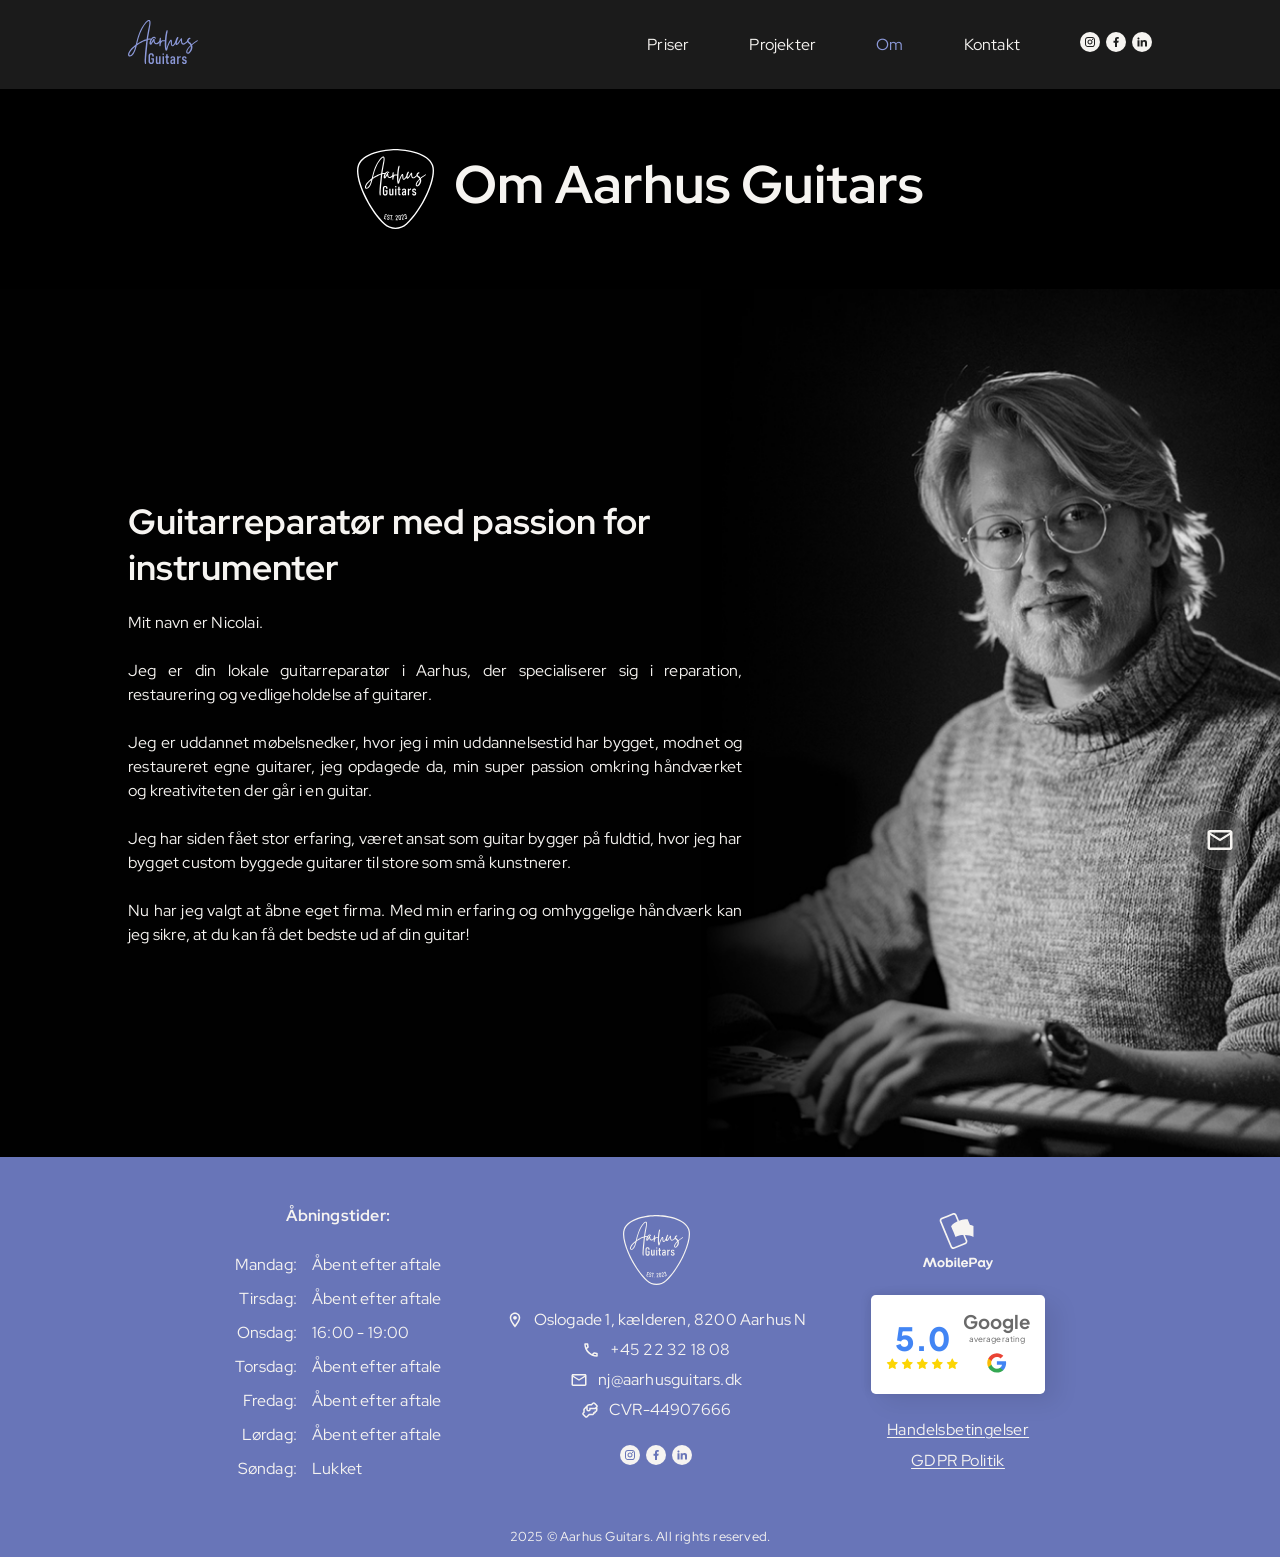
<file: om.html>
<!DOCTYPE html>
<html lang="en">
<head>
    <meta charset="UTF-8">
    <meta name="viewport" content="width=device-width, initial-scale=1.0">
    <link rel="icon" type="image/png" href="images/favicon.png">
    <title>Om | Aarhus Guitars</title>
    <link rel="stylesheet" href="styles.css">
    <link rel="stylesheet" href="fonts.css">
    <link rel="stylesheet" href="hamburger.css">
    <link rel="stylesheet" href="popup-form.css">
    <link rel="stylesheet" href="om.css">
    <link rel="preconnect" href="https://fonts.googleapis.com">
    <link rel="preconnect" href="https://fonts.gstatic.com" crossorigin>
    <script src="kontakt.js" defer></script>
</head>
<body>
    <header>
        <div class="header-logo">
            <!-- Logo SVG -->
            <a href="index.html">
                <svg width="70" height="44" viewBox="0 0 70 44" fill="none" xmlns="http://www.w3.org/2000/svg">
    <g clip-path="url(#clip0_160_724)">
    <path d="M1.70528 36.471C1.18242 36.471 0.76792 36.2747 0.460316 35.8827C0.153439 35.49 0 35.0249 0 34.4874C0.0232703 33.7478 0.255973 32.9631 0.699564 32.1347C1.14243 31.3055 1.67692 30.5043 2.30303 29.7311C2.92842 28.9578 3.59308 28.2355 4.29846 27.5632C5.00312 26.891 5.62851 26.3306 6.17463 25.8827C6.51569 25.5918 6.79348 25.3732 7.01018 25.227C7.22543 25.0815 7.39051 24.9525 7.50468 24.84C7.61812 24.7282 7.70902 24.6107 7.77738 24.4874C7.84573 24.3642 7.90173 24.1793 7.94827 23.9328C8.33441 22.2078 8.79473 20.4091 9.32922 18.5379C9.86371 16.6675 10.4891 14.8186 11.2054 12.9919C11.9217 11.1659 12.7405 9.40656 13.6611 7.71458C14.5825 6.02332 15.5991 4.50477 16.7139 3.15965C16.8957 2.91312 17.1451 2.6107 17.4636 2.25239C17.7822 1.89407 18.1341 1.5465 18.521 1.2104C18.9071 0.874296 19.3107 0.589075 19.7318 0.353301C20.1528 0.118245 20.5557 0 20.9426 0C21.3745 0 21.6981 0.118245 21.9148 0.353301C22.1301 0.589075 22.2842 0.869279 22.3751 1.19392C22.466 1.51927 22.5111 1.8611 22.5111 2.21942C22.5111 2.57846 22.5111 2.89163 22.5111 3.16036C22.5111 3.69856 22.4144 4.56712 22.221 5.76534C22.0275 6.96427 21.8057 8.25278 21.5556 9.63087C21.3047 11.009 21.0611 12.3534 20.8218 13.6641C20.5833 14.9748 20.4066 16.0003 20.2932 16.7399C20.2474 17.0989 20.1965 17.4243 20.1397 17.7145C20.083 18.0055 20.0547 18.3423 20.0547 18.7228C20.4415 18.7228 20.7884 18.6891 21.0953 18.6218C21.4021 18.5544 21.7716 18.5207 22.2042 18.5207C22.5228 18.5207 22.7555 18.5874 22.9031 18.7221C23.0507 18.8561 23.1358 18.9966 23.1591 19.1421C23.1816 19.2883 23.1423 19.428 23.0398 19.5627C22.9373 19.6967 22.7955 19.7641 22.6129 19.7641C22.4537 19.7641 22.3511 19.7526 22.3061 19.7304C22.2602 19.7082 22.2377 19.691 22.2377 19.6795C22.2377 19.6681 22.2319 19.6516 22.221 19.6287C22.2093 19.6064 22.1577 19.595 22.0675 19.595C21.9534 19.595 21.7774 19.6064 21.5389 19.6287C21.2996 19.6516 20.9527 19.7075 20.4982 19.7971C20.179 19.8644 19.9863 19.9318 19.9187 19.9984C19.8503 20.0658 19.7936 20.2786 19.7478 20.637L18.1101 38.0827C18.1101 38.598 18.0934 39.091 18.0592 39.5619C18.025 40.0327 18.0076 40.5587 18.0076 41.1413C18.0076 41.6566 18.0243 42.0938 18.0592 42.4521C18.0934 42.8104 18.1101 43.1013 18.1101 43.3257C18.1101 43.55 18.0643 43.7177 17.9741 43.8302C17.8825 43.942 17.7123 43.9986 17.4622 43.9986C17.212 43.9986 17.0244 43.7907 16.9001 43.3765C16.775 42.9616 16.6892 42.48 16.6441 41.9311C16.5983 41.3814 16.5808 40.8389 16.5925 40.3007C16.6041 39.7625 16.6208 39.3705 16.6441 39.124C16.6441 38.8553 16.6608 38.6589 16.695 38.5357C16.7292 38.4124 16.7466 38.1938 16.7466 37.8799C16.7466 37.5883 16.7583 37.2242 16.7808 36.7871C16.8034 36.3499 16.8324 35.8906 16.8659 35.409C16.9001 34.9267 16.9342 34.4451 16.9684 33.9635C17.0026 33.4812 17.031 33.0498 17.0535 32.6693L18.1109 22.8542C18.1559 22.4063 18.2076 22.0029 18.2643 21.6438C18.321 21.2855 18.3494 20.8706 18.3494 20.4005C18.0309 20.5574 17.6105 20.7194 17.0877 20.8878C16.5641 21.0562 15.9962 21.297 15.3817 21.6109C14.6996 21.947 14.1534 22.2157 13.7448 22.4171C13.3353 22.6192 12.9601 22.8098 12.6191 22.989C12.278 23.1681 11.9253 23.3752 11.5617 23.6103C11.1981 23.8461 10.7087 24.1542 10.095 24.5347C10.0491 24.5577 9.96406 24.6078 9.83971 24.686C9.71463 24.7648 9.58374 24.8544 9.44775 24.9547C9.31104 25.0557 9.18596 25.1453 9.07252 25.2234C8.95835 25.3023 8.90162 25.3524 8.90162 25.3746C8.83327 25.442 8.72491 25.7609 8.57729 26.3328C8.42967 26.9039 8.23042 27.5984 7.98026 28.4168C7.72938 29.2344 7.4225 30.1145 7.05891 31.0554C6.69531 31.9964 6.25753 32.8707 5.74559 33.6776C5.23437 34.4838 4.64243 35.151 3.97195 35.6777C3.30075 36.2037 2.54446 36.4674 1.7031 36.4674L1.70528 36.471ZM1.91035 35.3273C2.27395 35.3273 2.63755 35.1983 3.00187 34.941C3.36547 34.683 3.70653 34.3699 4.02504 34.0001C4.34355 33.6303 4.62716 33.249 4.87804 32.857C5.1282 32.4643 5.32163 32.1225 5.45762 31.8315C6.11719 30.5316 6.54914 29.4337 6.75348 28.5372C6.95783 27.6406 7.14035 27.058 7.29961 26.7893C7.20798 26.8115 7.06618 26.8903 6.87274 27.0251C6.67931 27.1591 6.48078 27.3053 6.27571 27.4622C6.07137 27.6184 5.88375 27.7811 5.71286 27.9495C5.54197 28.1179 5.41108 28.2462 5.3209 28.3358C4.93403 28.717 4.48535 29.1764 3.97341 29.7139C3.46146 30.2521 2.98951 30.8282 2.55755 31.4453C2.1256 32.0616 1.78454 32.6944 1.53439 33.3443C1.2835 33.9936 1.22678 34.6214 1.3635 35.2269C1.49948 35.2492 1.59038 35.2714 1.63619 35.2943C1.68128 35.3165 1.77218 35.328 1.90889 35.328L1.91035 35.3273ZM18.5552 19.1593C18.6461 18.8454 18.7144 18.4985 18.7595 18.1173C18.8046 17.7367 18.8504 17.3777 18.8962 17.0416C18.9871 16.3242 19.1115 15.5238 19.2715 14.638C19.43 13.753 19.5951 12.8457 19.766 11.9148C19.9368 10.9853 20.1128 10.078 20.2946 9.19229C20.4764 8.30724 20.6473 7.49458 20.8066 6.75573C20.8749 6.44184 20.96 6.02762 21.0625 5.51236C21.1651 4.9971 21.2443 4.45962 21.3011 3.8985C21.3578 3.33881 21.3745 2.80061 21.3527 2.28535C21.3294 1.77009 21.2276 1.36662 21.0451 1.07495C20.4764 1.09789 19.8518 1.43327 19.1697 2.08326C18.4875 2.73325 17.8222 3.49503 17.1742 4.36861C16.5263 5.24291 15.9293 6.13942 15.3839 7.05743C14.8385 7.97687 14.4174 8.71644 14.1222 9.27613L12.7238 12.2344C12.4962 12.7726 12.2518 13.3774 11.99 14.0496C11.7282 14.7218 11.4788 15.4227 11.2403 16.1508C11.001 16.8789 10.78 17.5905 10.5749 18.285C10.3706 18.9801 10.188 19.6072 10.0295 20.1676C9.98369 20.3474 9.92115 20.5997 9.84189 20.9236C9.7619 21.249 9.67682 21.5793 9.58592 21.9154C9.49502 22.2515 9.41503 22.5712 9.34667 22.8736C9.27904 23.1767 9.2325 23.4175 9.21068 23.5967C9.41503 23.5293 9.61428 23.4283 9.80771 23.2942C10.0004 23.1595 10.188 23.037 10.3706 22.9245L13.7135 21.1092C14.2363 20.8627 14.8159 20.594 15.4529 20.303C16.0892 20.0121 16.6921 19.7648 17.2608 19.5634C17.4876 19.519 17.7153 19.4624 17.9429 19.395C18.1698 19.3277 18.3741 19.2496 18.5566 19.1593H18.5552Z" fill="#8C99D9"/>
    <path d="M21.4888 22.9581C21.4888 22.4873 21.608 21.8997 21.8473 21.1938C22.0858 20.4879 22.4043 19.8049 22.8021 19.1435C23.1999 18.4828 23.666 17.9223 24.2005 17.463C24.7343 17.0036 25.2971 16.7743 25.889 16.7743C26.2985 16.7743 26.6504 16.8753 26.9464 17.0767C27.2416 17.2781 27.4692 17.4967 27.6285 17.7324C27.7877 17.9682 27.8612 18.1861 27.8503 18.3882C27.8387 18.5895 27.7194 18.6906 27.4925 18.6906C27.2416 18.6906 27.0031 18.5616 26.7762 18.3043C26.5486 18.047 26.2759 17.918 25.9574 17.918C25.7072 17.918 25.4062 18.0642 25.0535 18.3552C24.7008 18.6461 24.2747 19.218 23.7743 20.0694C23.5467 20.4277 23.3366 20.8928 23.1439 21.4647C22.9504 22.0358 22.8537 22.602 22.8537 23.1624C22.8988 23.118 22.9163 23.1072 22.9054 23.1287C22.8937 23.1516 22.9337 23.1065 23.0246 22.9947L23.2973 22.5912C23.4791 22.3225 23.6893 21.9699 23.9285 21.5328C24.167 21.0956 24.4063 20.6706 24.6448 20.2557C24.8841 19.8415 25.1109 19.4774 25.3269 19.1628C25.5422 18.849 25.7072 18.692 25.8214 18.692C26.1167 18.692 26.3159 18.7759 26.4184 18.9443C26.521 19.1127 26.5835 19.3305 26.6061 19.6C26.6286 19.8687 26.6402 20.1712 26.6402 20.508C26.6402 20.8441 26.6744 21.1687 26.7428 21.4826C26.8788 22.0882 27.0889 22.5303 27.3732 22.8105C27.6576 23.0907 27.9812 23.2305 28.3455 23.2305C28.9818 23.2305 29.6865 22.8499 30.4602 22.0874C30.7787 21.7965 30.9998 21.5557 31.1256 21.3643C31.2507 21.1744 31.4383 20.9559 31.6884 20.7086C31.8477 20.485 32.052 20.3725 32.3029 20.3725C32.4389 20.3725 32.5414 20.4234 32.6098 20.5237C32.6781 20.6248 32.6891 20.7817 32.644 20.9946C32.5982 21.2074 32.468 21.4711 32.252 21.785C32.036 22.0989 31.7117 22.4572 31.2798 22.8607L30.2566 23.6676C29.597 24.1162 28.9607 24.3398 28.3462 24.3398C27.9143 24.3398 27.5274 24.2388 27.1864 24.0374C26.8453 23.836 26.5559 23.5838 26.3166 23.2813C26.0781 22.9782 25.8905 22.6371 25.7538 22.2558C25.6178 21.8746 25.5494 21.5055 25.5494 21.1465C25.3902 21.259 25.2084 21.5113 25.0033 21.9025C24.799 22.2953 24.5772 22.698 24.3379 23.1129C24.0994 23.5279 23.8551 23.9027 23.6042 24.2388C23.354 24.5749 23.1039 24.7426 22.8537 24.7426C22.2167 24.7426 21.8306 24.5971 21.6938 24.3061C21.5579 24.0152 21.4895 23.5666 21.4895 22.9617L21.4888 22.9581Z" fill="#8C99D9"/>
    <path d="M31.857 26.2181C31.6978 26.2181 31.5843 26.1285 31.516 25.9494C31.4483 25.7702 31.4083 25.5746 31.3967 25.361C31.3851 25.1482 31.3909 24.9411 31.4134 24.739C31.436 24.5376 31.4476 24.4029 31.4476 24.3355C31.4243 23.932 31.4185 23.5236 31.4309 23.1086C31.4418 22.6944 31.436 22.2738 31.4134 21.8481C31.4134 21.6918 31.4185 21.3887 31.4309 20.9408C31.4418 20.4929 31.476 20.0328 31.5334 19.5627C31.5894 19.0919 31.6752 18.6719 31.7887 18.3022C31.9021 17.9324 32.0497 17.7475 32.2323 17.7475C32.6868 17.7475 32.9195 17.8937 32.9311 18.1846C32.9427 18.4763 32.9253 18.8568 32.8802 19.3277C32.8569 19.5075 32.846 19.6867 32.846 19.8659C32.846 20.0457 32.846 20.2242 32.846 20.404C32.846 20.6506 32.8337 20.8018 32.8118 20.8577C32.7886 20.9136 32.7777 21.054 32.7777 21.2776C33.0278 21.0985 33.2554 20.8914 33.4598 20.6556C33.6641 20.4205 34.0277 20.303 34.5513 20.303C34.7098 20.303 34.9207 20.298 35.1818 20.2858C35.4428 20.2751 35.7221 20.2693 36.0173 20.2693C36.5176 20.2693 36.9838 20.298 37.4157 20.3532C37.8477 20.4091 38.0637 20.5495 38.0637 20.7738C38.0637 21.0204 37.9444 21.1716 37.7051 21.2275C37.4666 21.2834 37.1765 21.3113 36.8354 21.3113C36.6078 21.3113 36.3751 21.3056 36.1359 21.2941C35.8973 21.2834 35.6864 21.2776 35.5054 21.2776C35.1861 21.2776 34.9258 21.2834 34.7207 21.2941C34.5164 21.3056 34.3455 21.3393 34.2095 21.3952C34.0735 21.4511 33.9535 21.5356 33.851 21.6474C33.7485 21.7599 33.6292 21.9276 33.4925 22.1519C33.3107 22.4429 33.1514 22.7568 33.0147 23.0929C32.8787 23.429 32.7762 23.7988 32.7078 24.2022C32.662 24.4258 32.6395 24.6558 32.6395 24.8909C32.6395 25.1267 32.6279 25.3445 32.6053 25.5466C32.582 25.748 32.5202 25.9114 32.4177 26.0339C32.3152 26.1572 32.1275 26.2188 31.8548 26.2188L31.857 26.2181Z" fill="#8C99D9"/>
    <path d="M36.9395 19.7648C37.0304 18.5996 37.1438 17.4508 37.2805 16.3192C37.4165 15.1877 37.6099 14.0504 37.8601 12.9073C37.9277 12.5934 37.9961 12.3304 38.0644 12.1176C38.1328 11.9048 38.2004 11.664 38.2688 11.3945C38.428 10.9466 38.5473 10.6499 38.6273 10.5037C38.7065 10.3583 38.8374 10.2852 39.0192 10.2852C39.0876 10.2852 39.1669 10.2909 39.2585 10.3016C39.3494 10.3131 39.4512 10.3296 39.5654 10.3525C39.6788 10.8678 39.6563 11.4784 39.497 12.1842C39.3378 12.8901 39.2127 13.5344 39.1218 14.117C38.8716 15.6635 38.6666 17.367 38.508 19.2259C38.348 21.0863 38.2688 22.8564 38.2688 24.5369L38.3713 28.3021L38.644 27.6636C38.8709 26.9914 39.0709 26.408 39.241 25.9157C39.4119 25.4234 39.5937 24.9468 39.7872 24.4874C39.9799 24.0281 40.1966 23.5522 40.4351 23.0585C40.6743 22.5661 40.9747 21.9943 41.339 21.3443C41.5892 20.8964 41.8277 20.5158 42.0553 20.2012C42.2822 19.8874 42.6574 19.7304 43.181 19.7304C43.3628 19.7304 43.5053 19.8429 43.6079 20.0665C43.7104 20.2908 43.7838 20.5488 43.8297 20.8398C43.8747 21.1314 43.9031 21.4231 43.9147 21.7141C43.9264 22.005 43.9315 22.2293 43.9315 22.3863C43.9315 23.0363 43.9482 23.5744 43.9831 23.9994C44.0173 24.4251 44.1474 24.8515 44.375 25.2765C44.6252 25.2091 44.8637 25.0865 45.0913 24.9067C45.3182 24.7275 45.5233 24.5204 45.7058 24.2853C45.8876 24.0496 46.0643 23.8038 46.2345 23.5458C46.4047 23.2885 46.5581 23.0578 46.6948 22.8564C46.8541 22.6099 47.0024 22.364 47.1384 22.1168C47.2751 21.8703 47.4111 21.613 47.5478 21.3436C47.7529 20.9852 47.9172 20.738 48.043 20.604C48.1674 20.4693 48.2983 20.4026 48.435 20.4026C48.5033 20.4026 48.6277 20.4248 48.8102 20.4693C48.9237 20.8727 48.9011 21.1981 48.7419 21.4439C48.5826 21.6911 48.4117 21.9821 48.2306 22.3175C48.0714 22.6091 47.8554 22.9847 47.5827 23.4433C47.31 23.9034 47.0031 24.3513 46.6614 24.7877C46.3203 25.2249 45.956 25.5946 45.5698 25.8971C45.183 26.1995 44.7852 26.3507 44.3765 26.3507C43.626 26.3507 43.1366 25.69 42.9097 24.367C42.8421 23.9865 42.7956 23.4763 42.7738 22.8377C42.7505 22.1992 42.7396 21.6445 42.7396 21.1737C42.5803 21.2862 42.3869 21.5492 42.16 21.9642C41.9324 22.3791 41.7055 22.827 41.4779 23.3086C41.2503 23.7909 41.0401 24.2725 40.8467 24.754C40.6533 25.2363 40.4998 25.5997 40.3864 25.8462C40.1137 26.5635 39.8912 27.2637 39.721 27.9474C39.5508 28.631 39.3632 29.286 39.1581 29.9138C39.044 30.2721 38.9138 30.5022 38.7662 30.6025C38.6186 30.7035 38.3851 30.7537 38.0673 30.7537C37.7714 30.7537 37.5329 30.4284 37.3511 29.7791C37.1685 29.1291 37.0325 28.3838 36.9416 27.5439C36.8507 26.7033 36.794 25.8913 36.7708 25.1066C36.7482 24.3226 36.7366 23.8074 36.7366 23.5608L36.9409 19.7627L36.9395 19.7648Z" fill="#8C99D9"/>
    <path d="M47.3762 22.2523C47.3762 21.8939 47.4162 21.4905 47.4962 21.0419C47.5755 20.594 47.6889 20.1511 47.8373 19.7139C47.9849 19.2775 48.1558 18.8568 48.3492 18.4534C48.5419 18.0499 48.7412 17.7138 48.9462 17.4451C49.1964 17.1763 49.4458 17.0416 49.6967 17.0416C49.9011 17.0416 50.1061 17.0975 50.3105 17.2093C50.333 17.3218 50.3621 17.3999 50.3955 17.4451C50.4297 17.4902 50.4472 17.5905 50.4472 17.7475C50.4472 17.7704 50.3388 17.9883 50.1228 18.4032C49.9069 18.8181 49.6851 19.3227 49.4575 19.916C49.2306 20.5094 49.043 21.1429 48.8946 21.8151C48.747 22.4873 48.7412 23.1043 48.8779 23.664C49.1506 23.5744 49.384 23.4003 49.5774 23.143C49.7702 22.8858 49.9578 22.6443 50.1403 22.4199L52.1866 19.4624C52.4135 19.1485 52.6069 18.874 52.7662 18.639C52.9255 18.4032 53.164 18.2857 53.4825 18.2857C53.7094 18.2857 53.8628 18.4032 53.9428 18.639C54.0221 18.874 54.0672 19.16 54.0788 19.4961C54.0904 19.8322 54.0846 20.174 54.0621 20.5216C54.0395 20.8691 54.0395 21.1551 54.0621 21.3787C54.1755 22.1856 54.3522 22.7518 54.5907 23.0764C54.8293 23.401 55.1078 23.5637 55.4263 23.5637C55.8124 23.5637 56.2277 23.401 56.6713 23.0764C57.1148 22.7518 57.541 22.3927 57.9504 22.0007C58.3598 21.6087 58.735 21.2504 59.0761 20.925C59.4171 20.6004 59.6673 20.4377 59.8266 20.4377C59.9633 20.4377 60.0876 20.4657 60.2018 20.5216C60.3152 20.5775 60.3727 20.695 60.3727 20.8749C60.3727 21.0089 60.2876 21.183 60.1167 21.3959C59.9465 21.6094 59.7531 21.828 59.5371 22.0516C59.3212 22.2759 59.1052 22.4837 58.8892 22.6736C58.6732 22.8643 58.5082 23.0047 58.3947 23.0943C57.9395 23.52 57.445 23.884 56.9112 24.1865C56.3767 24.4896 55.8481 24.6401 55.3252 24.6401C54.7565 24.6401 54.313 24.4889 53.9944 24.1865C53.6759 23.884 53.4374 23.5035 53.2782 23.0434C53.1189 22.5841 53.0222 22.1025 52.988 21.598C52.9538 21.0935 52.9364 20.6398 52.9364 20.2364C52.8004 20.3259 52.6346 20.5223 52.4419 20.8247C52.2484 21.1279 52.095 21.3686 51.9816 21.5478C51.8456 21.7721 51.6514 22.086 51.402 22.4887C51.1511 22.8922 50.8733 23.2792 50.5664 23.6483C50.2596 24.018 49.9527 24.3434 49.6451 24.6229C49.3382 24.9031 49.048 25.0436 48.7753 25.0436C48.3885 25.0436 48.0983 24.954 47.9056 24.7748C47.7122 24.5957 47.5755 24.3663 47.4962 24.0854C47.4162 23.8059 47.3762 23.5035 47.3762 23.1781C47.3762 22.8535 47.3762 22.5454 47.3762 22.2537V22.2523Z" fill="#8C99D9"/>
    <path d="M58.9729 20.9078C58.9729 20.4829 59.0696 20.0794 59.263 19.6974C59.4557 19.3169 59.695 18.9865 59.9793 18.7063C60.2629 18.4261 60.5647 18.2076 60.8832 18.0506C61.2017 17.8944 61.4854 17.8156 61.7362 17.8156C61.9871 17.8156 62.174 17.9051 62.2991 18.0843C62.4242 18.2642 62.43 18.5666 62.3165 18.9923C62.1115 19.0374 61.958 19.0711 61.8562 19.0933C61.7537 19.1155 61.6686 19.1385 61.6002 19.16C61.5319 19.1829 61.4635 19.2273 61.3959 19.2947C61.3275 19.3621 61.225 19.4631 61.0883 19.5971C60.6338 20.0902 60.4287 20.4829 60.4745 20.7738C60.5196 21.0648 60.7014 21.3507 61.0207 21.6309C61.3392 21.9111 61.7421 22.2358 62.2315 22.6056C62.7201 22.9753 63.1804 23.4856 63.6124 24.1349C64.1127 23.7988 64.6239 23.4068 65.1475 22.9581L68.3195 20.7731C68.8424 20.4148 69.286 20.2349 69.6496 20.2349C69.9223 20.2349 70.0365 20.3474 69.9906 20.571C69.9448 20.7946 69.7289 21.0189 69.3427 21.2432L67.023 22.8234C66.9321 22.8686 66.7328 22.9968 66.4259 23.2097C66.119 23.4225 65.8005 23.6583 65.4711 23.9156C65.141 24.1736 64.845 24.4143 64.5847 24.6379C64.3229 24.8622 64.1803 25.0077 64.1578 25.0751C64.1345 25.1876 64.1745 25.4004 64.2771 25.7136C64.3796 26.0275 64.4421 26.4367 64.4647 26.9405C64.4872 27.4443 64.4138 28.0606 64.2429 28.7894C64.072 29.5175 63.7026 30.3631 63.1339 31.327C62.6336 32.1554 62.0882 32.7667 61.497 33.1587C60.9058 33.5507 60.348 33.7471 59.8259 33.7471C59.3481 33.7471 58.9562 33.5902 58.6493 33.2763C58.3417 32.9624 58.189 32.503 58.189 31.8982C58.189 31.1364 58.3882 30.3968 58.786 29.6802C59.1838 28.9628 59.6266 28.3021 60.116 27.6965C60.6047 27.0917 61.0767 26.5707 61.5319 26.1336C61.9864 25.6971 62.2824 25.3775 62.4191 25.1754C62.1464 24.7046 61.8162 24.2961 61.4301 23.9485C61.0432 23.6017 60.668 23.2763 60.3044 22.9739C59.9408 22.6715 59.6274 22.364 59.3663 22.0494C59.1045 21.7363 58.9743 21.355 58.9743 20.9064L58.9729 20.9078ZM59.2798 31.8989C59.2798 32.3697 59.4274 32.6048 59.7234 32.6048C59.8826 32.6048 60.0528 32.5539 60.2346 32.4536C60.4164 32.3525 60.564 32.2465 60.6782 32.1347C61.1327 31.7986 61.5363 31.2883 61.8889 30.6054C62.2409 29.9217 62.4969 29.3004 62.6561 28.74C62.7696 28.3587 62.8321 27.9724 62.8438 27.5804C62.8554 27.1877 62.8605 26.757 62.8605 26.2862C62.5878 26.4431 62.2751 26.7176 61.9224 27.1096C61.5697 27.5016 61.2919 27.8205 61.0868 28.0678C60.6774 28.5608 60.2738 29.1542 59.8761 29.8493C59.4776 30.5437 59.279 31.2274 59.279 31.8996L59.2798 31.8989Z" fill="#8C99D9"/>
    <path d="M23.2237 38.2045H25.9354V41.2911C25.9354 41.8623 25.8307 42.3503 25.6212 42.7545C25.4118 43.1586 25.1078 43.4675 24.7093 43.6804C24.3108 43.8932 23.828 44 23.2622 44C22.6848 44 22.1939 43.8997 21.7874 43.699C21.3817 43.4983 21.0726 43.2074 20.861 42.8276C20.6487 42.447 20.5432 41.9862 20.5432 41.4437V35.9314C20.5432 35.3552 20.6479 34.8665 20.8574 34.4644C21.0668 34.0624 21.3708 33.755 21.7693 33.5421C22.1678 33.3293 22.6506 33.2225 23.2164 33.2225C23.7734 33.2225 24.2468 33.3257 24.6373 33.5314C25.0278 33.737 25.3267 34.0359 25.534 34.4286C25.7405 34.8206 25.8438 35.2957 25.8438 35.8518V36.375H24.2963V35.8518C24.2963 35.4405 24.2032 35.123 24.017 34.9001C23.8301 34.6773 23.564 34.5662 23.2164 34.5662C22.8288 34.5662 22.5285 34.6852 22.3168 34.9224C22.1045 35.1596 21.9991 35.4964 21.9991 35.9321V41.4445C21.9991 41.8271 22.1089 42.1245 22.3285 42.3381C22.5481 42.5509 22.8593 42.6577 23.2637 42.6577C23.6462 42.6577 23.945 42.5402 24.1596 42.3059C24.3741 42.0708 24.481 41.7404 24.481 41.314V39.5131H23.2251V38.206L23.2237 38.2045Z" fill="#8C99D9"/>
    <path d="M29.3133 36.3521V41.8286C29.3133 42.1002 29.3896 42.3059 29.5431 42.4456C29.6965 42.5861 29.9212 42.6563 30.2172 42.6563C30.5182 42.6563 30.7415 42.5839 30.8877 42.4385C31.0331 42.293 31.1058 42.0801 31.1058 41.7992L31.2127 42.7287C31.0702 43.1551 30.868 43.4733 30.6077 43.684C30.3474 43.8947 30.023 44 29.6354 44C29.0486 44 28.605 43.8208 28.3061 43.4625C28.0072 43.1042 27.8582 42.5789 27.8582 41.8866V36.3521H29.3133ZM31.1058 43.8911V36.3521H32.5609V43.8911H31.1058Z" fill="#8C99D9"/>
    <path d="M34.5447 34.8048V33.4246H35.9998V34.8048H34.5447ZM34.5447 43.8911V36.3521H35.9998V43.8911H34.5447Z" fill="#8C99D9"/>
    <path d="M37.3706 37.6592V36.3521H40.8023V37.6592H37.3706ZM40.0511 43.9276C39.3922 43.9276 38.9159 43.7556 38.6228 43.4116C38.329 43.0677 38.1822 42.5739 38.1822 41.9304V34.1592H39.6373V41.9304C39.6373 42.1482 39.6867 42.3181 39.7871 42.4385C39.8867 42.5596 40.0307 42.6198 40.2198 42.6198H40.8023V43.9269H40.0518L40.0511 43.9276Z" fill="#8C99D9"/>
    <path d="M44.2637 44C43.6151 44 43.1257 43.8244 42.797 43.4733C42.4676 43.1221 42.3032 42.5932 42.3032 41.8866C42.3032 41.0396 42.5083 40.4061 42.9199 39.9876C43.3308 39.569 43.9452 39.3591 44.7619 39.3591H45.7807L45.8883 40.5938H44.7699C44.4128 40.5938 44.1445 40.7013 43.9656 40.917C43.7867 41.1327 43.6973 41.4559 43.6973 41.8866C43.6973 42.1819 43.7751 42.4026 43.9314 42.5474C44.087 42.6929 44.3205 42.7652 44.6324 42.7652C44.9946 42.7652 45.2658 42.6699 45.444 42.4786C45.6229 42.2872 45.7123 42.0006 45.7123 41.6179L45.873 42.3152C45.8679 42.6878 45.8054 43.0003 45.6854 43.2518C45.5654 43.5034 45.3865 43.6911 45.1495 43.8151C44.9124 43.9384 44.6172 44 44.2652 44H44.2637ZM45.7116 43.8911V38.3787C45.7116 38.0734 45.6258 37.8376 45.4549 37.6707C45.284 37.5037 45.0448 37.4199 44.7386 37.4199C44.4732 37.4199 44.2645 37.503 44.111 37.6707C43.9576 37.8376 43.8805 38.0734 43.8805 38.3787H42.4639C42.4639 37.6915 42.6654 37.1597 43.069 36.7849C43.4726 36.4094 44.0412 36.2216 44.7771 36.2216C45.5225 36.2216 46.1006 36.4094 46.5122 36.7849C46.9231 37.1597 47.1289 37.6915 47.1289 38.3787V43.8911H45.7123H45.7116Z" fill="#8C99D9"/>
    <path d="M49.1272 43.8911V36.3521H50.5823V43.8911H49.1272ZM52.7654 37.6012C52.7297 37.6012 52.6919 37.6012 52.6505 37.6012C52.6097 37.6012 52.5559 37.6012 52.4898 37.6012C51.8978 37.6012 51.4339 37.7395 51.1001 38.0154C50.7656 38.2913 50.5932 38.6668 50.583 39.1412L50.4223 37.6671C50.6776 37.217 51.0085 36.8637 51.4142 36.6065C51.8207 36.3499 52.2709 36.2216 52.7661 36.2216V37.6019L52.7654 37.6012Z" fill="#8C99D9"/>
    <path d="M56.365 44C55.6197 44 55.0321 43.7979 54.603 43.3937C54.174 42.9895 53.9595 42.4385 53.9595 41.7412V41.6831H55.3993V41.7412C55.3993 42.0658 55.4837 42.3188 55.6517 42.5001C55.8204 42.6821 56.0582 42.7724 56.3643 42.7724C56.6654 42.7724 56.9017 42.685 57.0726 42.5108C57.2435 42.3367 57.3293 42.0966 57.3293 41.792C57.3293 41.5599 57.2689 41.3793 57.149 41.251C57.029 41.1227 56.8704 41.0174 56.6741 40.935C56.4778 40.8525 56.264 40.773 56.0349 40.6956C55.8044 40.6132 55.5739 40.52 55.3411 40.4161C55.1092 40.3122 54.8954 40.1789 54.7012 40.0162C54.5078 39.8543 54.3514 39.6457 54.2344 39.3913C54.1165 39.1376 54.0576 38.8216 54.0576 38.4439C54.0576 37.7517 54.2584 37.2077 54.659 36.8136C55.0597 36.4187 55.6073 36.2216 56.3018 36.2216C57.0013 36.2216 57.5504 36.4094 57.9481 36.7849C58.3467 37.1597 58.5459 37.6771 58.5459 38.3357V38.3794H57.1061V38.3214C57.1061 38.0505 57.0355 37.8377 56.8952 37.6821C56.7541 37.5273 56.557 37.45 56.3018 37.45C56.0516 37.45 55.8553 37.5345 55.712 37.7044C55.5695 37.8742 55.4975 38.1114 55.4975 38.416C55.4975 38.6439 55.5535 38.8237 55.6662 38.957C55.7782 39.0903 55.9251 39.1957 56.1062 39.2731C56.2872 39.3505 56.4858 39.4236 56.6996 39.4909C56.9395 39.5633 57.181 39.6457 57.4231 39.7382C57.666 39.8299 57.8878 39.956 58.09 40.1158C58.2914 40.2756 58.455 40.4885 58.5801 40.7551C58.7052 41.0217 58.7677 41.3678 58.7677 41.7935C58.7677 42.4815 58.5532 43.0211 58.1241 43.4131C57.6951 43.8051 57.1082 44.0014 56.3621 44.0014L56.365 44Z" fill="#8C99D9"/>
    </g>
    <defs>
    <clipPath id="clip0_160_724">
    <rect width="70" height="44" fill="white"/>
    </clipPath>
    </defs>
                </svg>
            </a>
        </div>
        <div class="nav-box">
            <nav>
                <a href="priser.html">Priser</a>
                <a href="workshop.html">Projekter</a>
                <a href="om.html" style="color: #8C99D9;">Om</a>
                <a href="contact.html">Kontakt</a>
            </nav>
        </div>
        <div class="socials-box">
            <a href="https://www.instagram.com/aarhusguitars/" target="_blank">
                <svg width="20" height="20" viewBox="0 0 20 20" fill="none" xmlns="http://www.w3.org/2000/svg">
<rect width="20" height="20" rx="10" fill="#F6F4F1"/>
<path d="M7.9 5H12.1C13.7 5 15 6.3 15 7.9V12.1C15 12.8691 14.6945 13.6068 14.1506 14.1506C13.6068 14.6945 12.8691 15 12.1 15H7.9C6.3 15 5 13.7 5 12.1V7.9C5 7.13087 5.30553 6.39325 5.84939 5.84939C6.39325 5.30553 7.13087 5 7.9 5ZM7.8 6C7.32261 6 6.86477 6.18964 6.52721 6.52721C6.18964 6.86477 6 7.32261 6 7.8V12.2C6 13.195 6.805 14 7.8 14H12.2C12.6774 14 13.1352 13.8104 13.4728 13.4728C13.8104 13.1352 14 12.6774 14 12.2V7.8C14 6.805 13.195 6 12.2 6H7.8ZM12.625 6.75C12.7908 6.75 12.9497 6.81585 13.0669 6.93306C13.1842 7.05027 13.25 7.20924 13.25 7.375C13.25 7.54076 13.1842 7.69973 13.0669 7.81694C12.9497 7.93415 12.7908 8 12.625 8C12.4592 8 12.3003 7.93415 12.1831 7.81694C12.0658 7.69973 12 7.54076 12 7.375C12 7.20924 12.0658 7.05027 12.1831 6.93306C12.3003 6.81585 12.4592 6.75 12.625 6.75ZM10 7.5C10.663 7.5 11.2989 7.76339 11.7678 8.23223C12.2366 8.70107 12.5 9.33696 12.5 10C12.5 10.663 12.2366 11.2989 11.7678 11.7678C11.2989 12.2366 10.663 12.5 10 12.5C9.33696 12.5 8.70107 12.2366 8.23223 11.7678C7.76339 11.2989 7.5 10.663 7.5 10C7.5 9.33696 7.76339 8.70107 8.23223 8.23223C8.70107 7.76339 9.33696 7.5 10 7.5ZM10 8.5C9.60218 8.5 9.22064 8.65804 8.93934 8.93934C8.65804 9.22064 8.5 9.60218 8.5 10C8.5 10.3978 8.65804 10.7794 8.93934 11.0607C9.22064 11.342 9.60218 11.5 10 11.5C10.3978 11.5 10.7794 11.342 11.0607 11.0607C11.342 10.7794 11.5 10.3978 11.5 10C11.5 9.60218 11.342 9.22064 11.0607 8.93934C10.7794 8.65804 10.3978 8.5 10 8.5Z" fill="#1E1E1E"/>
                </svg>
            </a>
            <a href="https://www.facebook.com/aarhusguitars/" target="_blank">
                <svg width="20" height="20" viewBox="0 0 20 20" fill="none" xmlns="http://www.w3.org/2000/svg">
<rect width="20" height="20" rx="10" fill="#F6F4F1"/>
<path d="M11 10.75H12.25L12.75 8.75H11V7.75C11 7.235 11 6.75 12 6.75H12.75V5.07C12.587 5.0485 11.9715 5 11.3215 5C9.964 5 9 5.8285 9 7.35V8.75H7.5V10.75H9V15H11V10.75Z" fill="#1E1E1E"/>
                </svg>
            </a>
            <a href="https://www.linkedin.com/company/aarhusguitars/" target="_blank">
                <svg width="20" height="20" viewBox="0 0 20 20" fill="none" xmlns="http://www.w3.org/2000/svg">
<rect width="20" height="20" rx="10" fill="#F6F4F1"/>
<path d="M7.46997 6.5C7.46984 6.76522 7.36435 7.01952 7.17672 7.20696C6.98909 7.3944 6.73469 7.49963 6.46947 7.4995C6.20425 7.49937 5.94995 7.39388 5.76251 7.20625C5.57507 7.01862 5.46984 6.76422 5.46997 6.499C5.4701 6.23378 5.57559 5.97948 5.76322 5.79204C5.95085 5.6046 6.20525 5.49937 6.47047 5.4995C6.73569 5.49963 6.98999 5.60512 7.17743 5.79275C7.36487 5.98038 7.4701 6.23478 7.46997 6.5ZM7.49997 8.24H5.49997V14.5H7.49997V8.24ZM10.66 8.24H8.66997V14.5H10.64V11.215C10.64 9.385 13.025 9.215 13.025 11.215V14.5H15V10.535C15 7.45 11.47 7.565 10.64 9.08L10.66 8.24Z" fill="#1E1E1E"/>
                </svg>
            </a>
        </div>

        <div class="off-screen-menu">
            <ul>
                <li><a href="index.html"><img src="images/Web_Logo.svg" alt="Aarhus Guitars logo"></a></li>
                <li><a href="priser.html">Priser</a></li>
                <li><a href="workshop.html">Projekter</a></li>
                <li><a href="om.html">Om</a></li>
                <li><a href="contact.html">Kontakt</a></li>
            </ul>
            <div class="socials-box">
            <a href="https://www.instagram.com/aarhusguitars/" target="_blank">
                <svg width="20" height="20" viewBox="0 0 20 20" fill="none" xmlns="http://www.w3.org/2000/svg">
<rect width="20" height="20" rx="10" fill="#F6F4F1"/>
<path d="M7.9 5H12.1C13.7 5 15 6.3 15 7.9V12.1C15 12.8691 14.6945 13.6068 14.1506 14.1506C13.6068 14.6945 12.8691 15 12.1 15H7.9C6.3 15 5 13.7 5 12.1V7.9C5 7.13087 5.30553 6.39325 5.84939 5.84939C6.39325 5.30553 7.13087 5 7.9 5ZM7.8 6C7.32261 6 6.86477 6.18964 6.52721 6.52721C6.18964 6.86477 6 7.32261 6 7.8V12.2C6 13.195 6.805 14 7.8 14H12.2C12.6774 14 13.1352 13.8104 13.4728 13.4728C13.8104 13.1352 14 12.6774 14 12.2V7.8C14 6.805 13.195 6 12.2 6H7.8ZM12.625 6.75C12.7908 6.75 12.9497 6.81585 13.0669 6.93306C13.1842 7.05027 13.25 7.20924 13.25 7.375C13.25 7.54076 13.1842 7.69973 13.0669 7.81694C12.9497 7.93415 12.7908 8 12.625 8C12.4592 8 12.3003 7.93415 12.1831 7.81694C12.0658 7.69973 12 7.54076 12 7.375C12 7.20924 12.0658 7.05027 12.1831 6.93306C12.3003 6.81585 12.4592 6.75 12.625 6.75ZM10 7.5C10.663 7.5 11.2989 7.76339 11.7678 8.23223C12.2366 8.70107 12.5 9.33696 12.5 10C12.5 10.663 12.2366 11.2989 11.7678 11.7678C11.2989 12.2366 10.663 12.5 10 12.5C9.33696 12.5 8.70107 12.2366 8.23223 11.7678C7.76339 11.2989 7.5 10.663 7.5 10C7.5 9.33696 7.76339 8.70107 8.23223 8.23223C8.70107 7.76339 9.33696 7.5 10 7.5ZM10 8.5C9.60218 8.5 9.22064 8.65804 8.93934 8.93934C8.65804 9.22064 8.5 9.60218 8.5 10C8.5 10.3978 8.65804 10.7794 8.93934 11.0607C9.22064 11.342 9.60218 11.5 10 11.5C10.3978 11.5 10.7794 11.342 11.0607 11.0607C11.342 10.7794 11.5 10.3978 11.5 10C11.5 9.60218 11.342 9.22064 11.0607 8.93934C10.7794 8.65804 10.3978 8.5 10 8.5Z" fill="#1E1E1E"/>
                </svg>
            </a>
            <a href="https://www.facebook.com/aarhusguitars/" target="_blank">
                <svg width="20" height="20" viewBox="0 0 20 20" fill="none" xmlns="http://www.w3.org/2000/svg">
<rect width="20" height="20" rx="10" fill="#F6F4F1"/>
<path d="M11 10.75H12.25L12.75 8.75H11V7.75C11 7.235 11 6.75 12 6.75H12.75V5.07C12.587 5.0485 11.9715 5 11.3215 5C9.964 5 9 5.8285 9 7.35V8.75H7.5V10.75H9V15H11V10.75Z" fill="#1E1E1E"/>
                </svg>
            </a>
            <a href="https://www.linkedin.com/company/aarhusguitars/" target="_blank">
                <svg width="20" height="20" viewBox="0 0 20 20" fill="none" xmlns="http://www.w3.org/2000/svg">
<rect width="20" height="20" rx="10" fill="#F6F4F1"/>
<path d="M7.46997 6.5C7.46984 6.76522 7.36435 7.01952 7.17672 7.20696C6.98909 7.3944 6.73469 7.49963 6.46947 7.4995C6.20425 7.49937 5.94995 7.39388 5.76251 7.20625C5.57507 7.01862 5.46984 6.76422 5.46997 6.499C5.4701 6.23378 5.57559 5.97948 5.76322 5.79204C5.95085 5.6046 6.20525 5.49937 6.47047 5.4995C6.73569 5.49963 6.98999 5.60512 7.17743 5.79275C7.36487 5.98038 7.4701 6.23478 7.46997 6.5ZM7.49997 8.24H5.49997V14.5H7.49997V8.24ZM10.66 8.24H8.66997V14.5H10.64V11.215C10.64 9.385 13.025 9.215 13.025 11.215V14.5H15V10.535C15 7.45 11.47 7.565 10.64 9.08L10.66 8.24Z" fill="#1E1E1E"/>
                </svg>
            </a>
            </div>
        </div>

        <!-- Hamburgermenu-ikonet som kan animeres -->
        <nav class="mobile-nav">
            <div class="ham-menu">
                <span></span>
                <span></span>
                <span></span>
            </div>
        </nav>
    </header>

    <div class="hero-pic">
        <div class="hero-text-box">
            <img src="images/white_wire_logo.svg">
            <h1>Om Aarhus Guitars</h1>
        </div>
    </div>

    <div class="hero2" style="background-image: url(images/Om_Hero.png);">
        <div class="hero2-text-box">
            <h2>Guitarreparatør med passion for instrumenter</h2>
            <p>Mit navn er Nicolai.
                <br><br>
                Jeg er din lokale guitarreparatør i Aarhus, der specialiserer sig i reparation, restaurering og vedligeholdelse af guitarer.
                <br><br>
                Jeg er uddannet møbelsnedker, hvor jeg i min uddannelsestid har bygget, modnet og restaureret egne guitarer, jeg opdagede da, min super passion omkring håndværket og kreativiteten der går i en guitar.
                <br><br>
                Jeg har siden fået stor erfaring, været ansat som guitar bygger på fuldtid, hvor jeg har bygget custom byggede guitarer til store som små kunstnerer.
                <br><br>
                Nu har jeg valgt at åbne eget firma. Med min erfaring og omhyggelige håndværk kan jeg sikre, at du kan få det bedste ud af din guitar!</p>
        </div>
    </div>

    <div class="contact-popup">
        <button id="show-popup" class="contact-btn">
            <svg width="30" height="30" viewBox="0 0 30 30" fill="none" xmlns="http://www.w3.org/2000/svg">
                <path d="M27.5 7.5C27.5 6.125 26.375 5 25 5H5C3.625 5 2.5 6.125 2.5 7.5V22.5C2.5 23.875 3.625 25 5 25H25C26.375 25 27.5 23.875 27.5 22.5V7.5ZM25 7.5L15 13.75L5 7.5H25ZM25 22.5H5V10L15 16.25L25 10V22.5Z" fill="#F6F4F1"/>
            </svg>
        </button>

        <!-- Tooltip popup (hover) -->
        <div class="popup">Kontakt mig her!</div>

        <!-- Form popup (click) -->
        <div class="form-popup" id="myForm">
            <form class="form-container">
                <input type="text" placeholder="Emne *" name="subject" required>
                <input type="text" placeholder="Navn *" name="name" required>
                <input type="email" placeholder="Email *" name="email" required>
                <input type="text" placeholder="Telefon" name="phone">
                <textarea placeholder="Besked *" name="message" required></textarea>
                <div class="btn-box">
                    <button type="submit" class="btn send">Send</button>
                    <button type="button" class="btn cancel" onclick="toggleForm()">Annuller</button>
                </div>
            </form>
        </div>
    </div>

    <footer>
        <div class="footer-content">
            <div class="footer-box">
                <p style="font-weight: bold;">Åbningstider:</p>
                <div class="hours-lists">
                    <div class="hours-left">
                        <p>Mandag:</p>
                        <p>Tirsdag:</p>
                        <p>Onsdag:</p>
                        <p>Torsdag:</p>
                        <p>Fredag:</p>
                        <p>Lørdag:</p>
                        <p>Søndag:</p>
                    </div>
                    <div class="hours-right">
                        <p>Åbent efter aftale</p>
                        <p>Åbent efter aftale</p>
                        <p>16:00 - 19:00</p>
                        <p>Åbent efter aftale</p>
                        <p>Åbent efter aftale</p>
                        <p>Åbent efter aftale</p>
                        <p>Lukket</p>
                    </div>
                </div>
            </div>
            <div class="footer-box">
                <svg width="67" height="70" viewBox="0 0 67 70" fill="none" xmlns="http://www.w3.org/2000/svg">
<g clip-path="url(#clip0_160_627)">
<path d="M66.304 14.2837C62.3919 2.8566 42.8048 0 33.5 0C24.1952 0 4.60738 2.8566 0.696072 14.2837C-3.21301 25.7026 10.0195 53.4575 23.5379 66.0893C26.328 68.6969 29.914 70.0008 33.5 70.0008C37.086 70.0008 40.672 68.6969 43.4622 66.0893C56.9798 53.4568 70.2131 25.7019 66.304 14.2837ZM60.3425 39.2417C55.6845 49.5148 49.0731 59.2274 42.6559 65.2239C40.1769 67.5407 36.9252 68.817 33.5 68.817C30.0748 68.817 26.8231 67.5407 24.3441 65.2239C17.9277 59.2274 11.3156 49.5148 6.65758 39.2417C1.92813 28.8105 0.116894 19.6234 1.81423 14.6669C2.64949 12.2277 4.34906 10.0465 6.86603 8.18215C9.10606 6.5235 11.9915 5.11012 15.4428 3.98149C21.749 1.91806 28.9053 1.18304 33.5 1.18304C38.0947 1.18304 45.2511 1.91806 51.5573 3.98149C55.0085 5.11086 57.894 6.52425 60.134 8.18215C62.6517 10.0465 64.3513 12.2277 65.1866 14.6669C66.8831 19.6234 65.0727 28.8105 60.3425 39.2417Z" fill="#F6F4F1"/>
<path d="M59.8243 22.2855C59.5481 22.2855 59.2108 22.4242 58.8133 22.7007L56.4035 24.387C56.006 24.7336 55.6174 25.0355 55.237 25.2949C54.9087 24.7932 54.5588 24.3996 54.1873 24.1141C53.8151 23.8286 53.5091 23.5781 53.2672 23.362C53.0245 23.1458 52.8868 22.9251 52.8525 22.7C52.8176 22.4756 52.9731 22.1722 53.3186 21.792C53.422 21.6884 53.5002 21.6109 53.5523 21.5587C53.6037 21.5065 53.6558 21.4722 53.7079 21.4551C53.76 21.4379 53.8248 21.4208 53.9022 21.4036C53.9796 21.3865 54.0965 21.3604 54.2521 21.3261C54.3384 20.9974 54.334 20.764 54.2387 20.6254C54.1434 20.4867 54.0012 20.4174 53.8114 20.4174C53.6216 20.4174 53.4057 20.4785 53.1637 20.5985C52.9218 20.72 52.6925 20.8885 52.4773 21.1047C52.2614 21.3209 52.0798 21.5766 51.9331 21.8703C51.7865 22.1647 51.7128 22.4763 51.7128 22.8043C51.7128 22.8334 51.7143 22.8617 51.7158 22.8893C51.4768 23.1212 51.217 23.3731 50.9348 23.6475C50.6237 23.9501 50.3006 24.2274 49.9634 24.4779C49.6261 24.7284 49.3112 24.8544 49.0179 24.8544C48.7752 24.8544 48.5645 24.7291 48.3829 24.4779C48.2012 24.2274 48.0672 23.7898 47.9809 23.1674C47.9638 22.9944 47.9638 22.7745 47.9809 22.5054C47.998 22.2378 48.0025 21.9739 47.9935 21.7137C47.9846 21.4543 47.9504 21.2337 47.8901 21.0518C47.829 20.8699 47.7129 20.7789 47.5402 20.7789C47.2982 20.7789 47.1166 20.8699 46.996 21.0518C46.8746 21.2329 46.728 21.4454 46.5553 21.6877L45.0009 23.971C44.8624 24.1439 44.7195 24.3303 44.5736 24.5286C44.4262 24.7276 44.2497 24.8618 44.042 24.9311C43.9386 24.4988 43.9423 24.0232 44.0547 23.5036C44.1671 22.9847 44.3093 22.4957 44.482 22.0373C44.6547 21.5788 44.823 21.1897 44.9875 20.8691C45.1513 20.5493 45.2339 20.3809 45.2339 20.363C45.2339 20.2422 45.2212 20.1639 45.1952 20.1296C45.1691 20.0954 45.1475 20.035 45.1304 19.9478C44.9748 19.8613 44.8192 19.818 44.6644 19.818C44.4738 19.818 44.284 19.9217 44.0942 20.1296C43.9386 20.3376 43.7874 20.5963 43.6408 20.9079C43.4934 21.2195 43.3638 21.5438 43.2522 21.8807C43.1398 22.2184 43.0534 22.5598 42.9931 22.9057C42.9671 23.0556 42.9477 23.1972 42.9328 23.3344C42.8621 23.4715 42.7921 23.6065 42.7214 23.7362C42.6179 23.927 42.5055 24.1171 42.3842 24.3072C42.2807 24.463 42.1638 24.6404 42.0343 24.8394C41.9047 25.0385 41.7707 25.2286 41.6323 25.4105C41.4938 25.5916 41.3382 25.7519 41.1655 25.8905C40.9928 26.0292 40.8111 26.1239 40.6213 26.1761C40.4486 25.8481 40.3489 25.5186 40.3235 25.1898C40.2975 24.8618 40.2848 24.4466 40.2848 23.9442C40.2848 23.8234 40.2804 23.6504 40.2722 23.4253C40.2632 23.2009 40.2416 22.9758 40.2074 22.7507C40.1724 22.5263 40.1166 22.3273 40.0392 22.1543C39.9617 21.9814 39.8531 21.8949 39.7153 21.8949C39.3178 21.8949 39.0327 22.0164 38.86 22.2579C38.6873 22.5002 38.5056 22.7947 38.3158 23.1398C38.0388 23.6415 37.8103 24.0828 37.6287 24.463C37.4478 24.8439 37.2825 25.2114 37.1366 25.5663C36.9899 25.9211 36.8515 26.2886 36.7219 26.6688C36.5924 27.049 36.4413 27.4992 36.2686 28.0181L36.0609 28.5108L35.9834 25.6043C35.9834 24.3072 36.0437 22.9408 36.1651 21.5043C36.2857 20.0685 36.4413 18.7535 36.6311 17.5601C36.6996 17.1105 36.7949 16.6133 36.9162 16.0676C37.0368 15.5227 37.0547 15.0516 36.9683 14.6535C36.882 14.6364 36.8038 14.6237 36.7353 14.6147C36.6661 14.6058 36.6058 14.6021 36.5537 14.6021C36.4152 14.6021 36.3162 14.6587 36.2559 14.7705C36.1949 14.8831 36.1048 15.1127 35.9834 15.4586C35.9313 15.6666 35.88 15.8522 35.8278 16.0162C35.7757 16.181 35.7244 16.3837 35.6723 16.626C35.4817 17.5079 35.335 18.3868 35.2315 19.2597C35.1281 20.1334 35.041 21.0197 34.9725 21.9195L34.9501 22.3347C34.7343 22.3183 34.5087 22.3086 34.2727 22.3086C34.0367 22.3086 33.8365 22.3131 33.6377 22.3213C33.4389 22.3302 33.2789 22.3347 33.1583 22.3347C32.7607 22.3347 32.4845 22.4257 32.329 22.6068C32.1734 22.7887 32.0007 22.949 31.8108 23.0869C31.8108 22.9139 31.819 22.8058 31.8369 22.7626C31.854 22.7194 31.8629 22.6023 31.8629 22.4122V21.997C31.8629 21.8591 31.8711 21.7205 31.889 21.5818C31.9232 21.2188 31.9366 20.925 31.9277 20.6999C31.9188 20.4755 31.7416 20.3622 31.3969 20.3622C31.2584 20.3622 31.146 20.5046 31.0597 20.7901C30.9733 21.0756 30.9086 21.3999 30.8654 21.7637C30.8222 22.1267 30.7961 22.4816 30.788 22.8275C30.788 22.8364 30.788 22.8439 30.788 22.8521C30.6919 22.9601 30.6145 23.06 30.5557 23.1517C30.4604 23.2993 30.2922 23.485 30.0502 23.7093C29.4628 24.2975 28.9268 24.5912 28.4437 24.5912C28.1668 24.5912 27.9211 24.4839 27.7052 24.2669C27.4893 24.0508 27.3293 23.7093 27.2258 23.2419C27.1737 22.9997 27.1484 22.7492 27.1484 22.4898C27.1484 22.2303 27.1394 21.997 27.1223 21.789C27.1052 21.5811 27.0575 21.4126 26.9801 21.2829C26.9027 21.1532 26.7508 21.0883 26.5268 21.0883C26.4404 21.0883 26.3146 21.2098 26.1508 21.4513C25.9863 21.6944 25.8136 21.9747 25.6327 22.2945C25.4518 22.615 25.2701 22.943 25.0885 23.2807C24.9068 23.6184 24.7475 23.8905 24.6091 24.0977L24.4014 24.4093C24.3321 24.4958 24.3016 24.5308 24.3105 24.5129C24.3195 24.4958 24.3061 24.504 24.2718 24.539C24.2718 24.1067 24.3455 23.6698 24.4922 23.2285C24.6388 22.7872 24.7982 22.4286 24.9716 22.1513C25.3513 21.4938 25.6751 21.0533 25.9439 20.8281C26.2111 20.6038 26.4404 20.4904 26.6302 20.4904C26.8722 20.4904 27.0791 20.5903 27.2526 20.7886C27.4253 20.9877 27.6062 21.0868 27.7968 21.0868C27.9695 21.0868 28.0596 21.0093 28.0685 20.8535C28.0774 20.6977 28.0209 20.5292 27.9003 20.3473C27.7789 20.1654 27.6062 19.997 27.3821 19.8412C27.1573 19.6854 26.89 19.6078 26.5789 19.6078C26.1292 19.6078 25.7019 19.7852 25.2962 20.1393C24.9567 20.436 24.6545 20.7871 24.3872 21.1919C24.3649 21.1651 24.3396 21.1382 24.3113 21.1122C24.1989 21.0085 24.0217 20.9564 23.7805 20.9564C23.4522 20.9564 23.1715 20.9824 22.9385 21.0339C22.7055 21.0853 22.442 21.1114 22.1479 21.1114C22.1479 20.8177 22.1695 20.5575 22.2127 20.3332C22.2559 20.1088 22.2946 19.8576 22.3288 19.5802C22.4152 19.0092 22.5492 18.2183 22.7308 17.206C22.9125 16.1936 23.0978 15.1559 23.2877 14.0922C23.4775 13.0284 23.6458 12.034 23.7932 11.1081C23.9398 10.183 24.0135 9.51209 24.0135 9.09687V8.37004C24.0135 8.09348 23.9785 7.82959 23.91 7.57837C23.8408 7.32789 23.7239 7.11171 23.5601 6.92982C23.3956 6.74867 23.1492 6.65698 22.8217 6.65698C22.5276 6.65698 22.2216 6.74793 21.9023 6.92982C21.5822 7.11171 21.2754 7.33237 20.9821 7.59179C20.6881 7.85121 20.4201 8.11957 20.1789 8.39614C19.9369 8.6727 19.7471 8.90677 19.6094 9.09687C18.7622 10.1353 17.9895 11.3071 17.2897 12.6132C16.5899 13.9192 15.9683 15.2775 15.4241 16.6871C14.8799 18.0975 14.405 19.5243 13.9985 20.969C13.5928 22.4137 13.2429 23.8018 12.9496 25.1339C12.9146 25.324 12.8722 25.4671 12.82 25.5618C12.7679 25.6572 12.6987 25.7482 12.6123 25.8339C12.526 25.9211 12.4002 26.0203 12.2364 26.1328C12.0719 26.2454 11.8605 26.4139 11.6014 26.639C11.1867 26.9849 10.711 27.4172 10.1758 27.9361C9.63978 28.4549 9.13504 29.0133 8.66009 29.6096C8.18439 30.206 7.77867 30.8247 7.44218 31.4651C7.10494 32.1047 6.92851 32.7107 6.91064 33.281C6.91064 33.6962 7.02752 34.0555 7.26053 34.3582C7.49429 34.6609 7.80919 34.8122 8.20598 34.8122C8.84471 34.8122 9.41942 34.6087 9.92937 34.2024C10.4386 33.7961 10.8882 33.281 11.2768 32.6586C11.6654 32.0354 11.9982 31.3607 12.2744 30.6346C12.5506 29.9078 12.7836 29.2287 12.9741 28.598C13.164 27.9666 13.3151 27.4307 13.4275 26.9893C13.5399 26.548 13.6218 26.3013 13.6739 26.2499C13.6739 26.2327 13.7164 26.1939 13.8035 26.1336C13.8898 26.0732 13.9844 26.0039 14.0886 25.9256C14.1921 25.8481 14.2911 25.7787 14.3864 25.7183C14.4809 25.658 14.5457 25.6192 14.5807 25.6013C15.0474 25.3076 15.4189 25.0698 15.6951 24.8879C15.9713 24.7068 16.2393 24.5465 16.4983 24.4078C16.7574 24.2692 17.0425 24.1223 17.3537 23.9665C17.6649 23.8107 18.0795 23.6035 18.5977 23.3441C19.0644 23.1018 19.4962 22.9162 19.8938 22.7865C20.2913 22.6567 20.6107 22.5315 20.8526 22.41C20.8526 22.773 20.831 23.0936 20.7878 23.3702C20.7447 23.6467 20.7052 23.9583 20.671 24.3042L19.8677 31.881C19.8506 32.1748 19.829 32.508 19.8029 32.88C19.7769 33.2512 19.7516 33.6232 19.7255 33.9959C19.6995 34.3679 19.6779 34.7227 19.6607 35.0597C19.6436 35.3974 19.6347 35.6777 19.6347 35.9028C19.6347 36.1451 19.622 36.3135 19.596 36.409C19.5699 36.5036 19.5573 36.6557 19.5573 36.8629C19.5401 37.053 19.5267 37.3557 19.5186 37.7709C19.5096 38.1861 19.5223 38.6051 19.5573 39.0292C19.5915 39.4534 19.6563 39.8246 19.7516 40.1452C19.8461 40.465 19.989 40.6253 20.1789 40.6253C20.3687 40.6253 20.4982 40.5813 20.5675 40.4956C20.636 40.4091 20.671 40.2794 20.671 40.1064C20.671 39.9335 20.6583 39.7084 20.6322 39.4318C20.6062 39.1552 20.5935 38.8175 20.5935 38.4195C20.5935 37.9692 20.6062 37.5629 20.6322 37.1999C20.6583 36.8368 20.671 36.4559 20.671 36.0578L21.9149 22.5904C21.9492 22.3138 21.9923 22.1491 22.0445 22.0977C22.0966 22.0462 22.2425 21.994 22.4852 21.9419C22.8306 21.8733 23.0941 21.8293 23.2758 21.8121C23.4567 21.795 23.5907 21.7861 23.677 21.7861C23.7455 21.7861 23.785 21.795 23.7939 21.8121C23.8028 21.83 23.8066 21.8427 23.8066 21.8509C23.8066 21.8591 23.8237 21.8725 23.8587 21.8897C23.8795 21.9001 23.9197 21.9068 23.9733 21.9113C23.7894 22.2721 23.6346 22.6411 23.5088 23.0183C23.3271 23.5632 23.2363 24.0172 23.2363 24.3802C23.2363 24.8476 23.2884 25.1935 23.3919 25.4187C23.4954 25.6438 23.7894 25.7556 24.2726 25.7556C24.4624 25.7556 24.6522 25.6259 24.8428 25.3665C25.0327 25.1071 25.2188 24.8171 25.3997 24.4973C25.5813 24.1775 25.7496 23.8659 25.9051 23.5632C26.0607 23.2606 26.1985 23.066 26.3198 22.9795C26.3198 23.2561 26.3719 23.5416 26.4754 23.8361C26.5789 24.1305 26.7218 24.3937 26.9027 24.6277C27.0843 24.8611 27.3047 25.0556 27.5638 25.2114C27.8228 25.3672 28.1169 25.4448 28.4452 25.4448C28.9112 25.4448 29.3951 25.2718 29.8961 24.9259L30.6733 24.3027C30.7143 24.2632 30.7545 24.2244 30.7932 24.1864C30.7932 24.2908 30.7924 24.3944 30.7894 24.4973C30.7805 24.8178 30.785 25.1332 30.8021 25.444C30.8021 25.4962 30.7932 25.5998 30.776 25.7556C30.7589 25.9114 30.7544 26.0717 30.7634 26.2357C30.7723 26.4004 30.8021 26.5518 30.8542 26.6897C30.9063 26.8283 30.9927 26.8977 31.1133 26.8977C31.321 26.8977 31.4632 26.8499 31.5406 26.7553C31.618 26.6606 31.6657 26.5346 31.6828 26.3788C31.6999 26.223 31.7088 26.0545 31.7088 25.8727C31.7088 25.6908 31.726 25.5133 31.7609 25.3411C31.8131 25.0295 31.8905 24.744 31.994 24.4846C32.0974 24.2252 32.2188 23.9829 32.3565 23.7578C32.46 23.5848 32.5508 23.4551 32.629 23.3687C32.7064 23.2822 32.798 23.2173 32.9014 23.1741C33.0049 23.1316 33.1344 23.1055 33.29 23.0966C33.4456 23.0884 33.6436 23.0839 33.8863 23.0839C34.0241 23.0839 34.1841 23.0884 34.3658 23.0966C34.5474 23.1055 34.7246 23.11 34.8973 23.11C34.9025 23.11 34.9062 23.11 34.9114 23.11L34.8191 24.8491C34.8191 25.0392 34.8281 25.4373 34.8452 26.0426C34.8623 26.6487 34.9062 27.2756 34.9747 27.9242C35.0432 28.5727 35.1474 29.1475 35.2859 29.6499C35.4244 30.1516 35.6052 30.4021 35.8301 30.4021C36.072 30.4021 36.2485 30.3633 36.3609 30.285C36.4733 30.2075 36.5723 30.0301 36.6586 29.7535C36.8142 29.269 36.9572 28.7628 37.086 28.2358C37.2155 27.708 37.3845 27.1675 37.5914 26.6136C37.6778 26.4235 37.7939 26.1425 37.9413 25.7705C38.088 25.3985 38.248 25.0266 38.4207 24.6546C38.5934 24.2826 38.7662 23.9367 38.9389 23.6169C39.1116 23.2971 39.2582 23.0936 39.3796 23.0071C39.3796 23.3702 39.3885 23.7988 39.4056 24.2915C39.4228 24.7843 39.4577 25.1786 39.5091 25.4723C39.6818 26.4936 40.0533 27.0035 40.6236 27.0035C40.9347 27.0035 41.2362 26.8865 41.5303 26.6531C41.8236 26.4198 42.1005 26.1343 42.3596 25.7966C42.568 25.5245 42.7594 25.2472 42.9343 24.9647C42.9492 25.0631 42.9685 25.1592 42.9946 25.2517C43.0549 25.4679 43.1584 25.6453 43.3058 25.7839C43.4524 25.9226 43.6728 25.9919 43.9668 25.9919C44.1745 25.9919 44.3942 25.8838 44.6279 25.6677C44.8617 25.4515 45.0947 25.201 45.3277 24.9155C45.5607 24.63 45.7721 24.3318 45.9627 24.0202C46.1525 23.7086 46.2999 23.4671 46.4034 23.2934C46.4898 23.1555 46.6067 22.9691 46.7533 22.7358C46.9 22.5024 47.0258 22.3511 47.1292 22.2818C47.1292 22.5934 47.1419 22.9437 47.168 23.3329C47.194 23.722 47.267 24.094 47.3883 24.4488C47.5089 24.8037 47.6906 25.0974 47.9325 25.3307C48.1744 25.5648 48.5109 25.6811 48.9435 25.6811C49.341 25.6811 49.7422 25.5648 50.148 25.3307C50.5537 25.0974 50.9296 24.8163 51.2751 24.4876C51.3614 24.419 51.4865 24.3102 51.651 24.1633C51.7924 24.0373 51.9332 23.9002 52.0746 23.7541C52.2607 23.9717 52.4766 24.1864 52.726 24.3966C53.0022 24.6307 53.2873 24.8812 53.5813 25.1496C53.8747 25.4179 54.1255 25.7333 54.3332 26.0963C54.2298 26.2521 54.0049 26.4988 53.6595 26.8358C53.3133 27.1735 52.9553 27.5753 52.5838 28.0427C52.2123 28.5101 51.8751 29.02 51.5728 29.5739C51.2706 30.127 51.1195 30.698 51.1195 31.2862C51.1195 31.7536 51.2356 32.1077 51.4694 32.3499C51.7024 32.5922 52.0001 32.713 52.3634 32.713C52.761 32.713 53.1838 32.5616 53.6335 32.259C54.0824 31.9563 54.497 31.4845 54.8774 30.8449C55.3092 30.1009 55.5899 29.4479 55.7194 28.8858C55.8489 28.3237 55.9048 27.8474 55.8876 27.4582C55.8705 27.0691 55.8229 26.7538 55.7454 26.5115C55.668 26.2692 55.6375 26.1052 55.6546 26.0188C55.6717 25.9666 55.7797 25.8548 55.9785 25.6811C56.1765 25.5081 56.4013 25.3225 56.6522 25.1235C56.9023 24.9244 57.1443 24.7433 57.378 24.5785C57.611 24.4145 57.7621 24.3146 57.8314 24.2804L59.5935 23.0608C59.8868 22.8878 60.0506 22.7149 60.0856 22.5419C60.1198 22.369 60.0334 22.2825 59.8265 22.2825L59.8243 22.2855ZM12.0406 28.6942C11.885 29.386 11.5567 30.2336 11.0557 31.2377C10.9522 31.4621 10.8048 31.726 10.615 32.0294C10.4244 32.332 10.2093 32.6258 9.96733 32.9113C9.72539 33.1968 9.46632 33.4391 9.19013 33.6381C8.91394 33.8371 8.63701 33.9363 8.36082 33.9363C8.25734 33.9363 8.18811 33.9273 8.15312 33.9102C8.11813 33.893 8.04964 33.8751 7.94542 33.858C7.84194 33.3913 7.88438 32.9061 8.07496 32.4051C8.26479 31.9034 8.52386 31.4144 8.85216 30.9388C9.18046 30.4624 9.53928 30.0174 9.92788 29.6022C10.3165 29.187 10.6574 28.8321 10.9515 28.5384C11.02 28.4691 11.1197 28.3699 11.2493 28.2402C11.3788 28.1105 11.5217 27.9845 11.6766 27.8638C11.8322 27.7423 11.9833 27.6297 12.1299 27.5261C12.2766 27.4225 12.3845 27.3613 12.4538 27.3442C12.3324 27.5522 12.1947 28.0017 12.0391 28.6935L12.0406 28.6942ZM21.9261 15.8626C21.7966 16.5805 21.6707 17.2812 21.5501 17.9648C21.4288 18.6484 21.3343 19.2664 21.265 19.8203C21.23 20.0797 21.1958 20.357 21.1615 20.6507C21.1266 20.9452 21.0752 21.2128 21.006 21.4551C20.8675 21.5244 20.7119 21.5848 20.5399 21.637C20.3672 21.6891 20.1938 21.7324 20.0218 21.7667C19.59 21.9225 19.1322 22.1126 18.6483 22.3377C18.1644 22.5628 17.7237 22.7701 17.3269 22.9601L14.7869 24.3616C14.6484 24.4481 14.5055 24.5428 14.3596 24.6471C14.2129 24.7507 14.0618 24.8283 13.9062 24.8804C13.9233 24.7425 13.9583 24.5562 14.0097 24.3228C14.0618 24.0895 14.1221 23.8428 14.1913 23.5834C14.2598 23.3239 14.3253 23.069 14.3856 22.8178C14.4459 22.5673 14.4928 22.3727 14.5278 22.2341C14.6484 21.8017 14.7869 21.3172 14.9425 20.7812C15.098 20.2452 15.2663 19.6958 15.4479 19.1337C15.6288 18.5716 15.8187 18.0312 16.0174 17.5116C16.2162 16.9928 16.4016 16.5261 16.5743 16.1109L17.6366 13.8275C17.8607 13.3952 18.1808 12.8242 18.5954 12.1152C19.0101 11.4063 19.4635 10.7145 19.9555 10.0391C20.4476 9.36449 20.9531 8.77706 21.472 8.27463C21.9901 7.77293 22.4651 7.51351 22.8968 7.49637C23.0353 7.7215 23.1127 8.0331 23.1306 8.43043C23.1477 8.8285 23.1343 9.24372 23.0919 9.67609C23.0487 10.1092 22.9884 10.5244 22.911 10.9217C22.8336 11.3198 22.7688 11.6396 22.7167 11.8819C22.5953 12.4529 22.4658 13.0798 22.3281 13.7634C22.1896 14.447 22.0564 15.1477 21.9268 15.8649L21.9261 15.8626ZM54.6541 27.9547C54.6452 28.2574 54.5975 28.5556 54.5119 28.85C54.3906 29.2824 54.1963 29.7625 53.929 30.2902C53.661 30.818 53.3543 31.2116 53.0089 31.471C52.9225 31.5575 52.8101 31.6395 52.6716 31.7178C52.5332 31.7953 52.4036 31.8348 52.283 31.8348C52.0582 31.8348 51.9458 31.6529 51.9458 31.2899C51.9458 30.7711 52.0969 30.2433 52.3992 29.7073C52.7014 29.1706 53.0081 28.7128 53.3186 28.3319C53.4741 28.1418 53.6856 27.8951 53.9536 27.5924C54.2216 27.2898 54.459 27.0773 54.666 26.9565C54.666 27.3196 54.6615 27.6528 54.6534 27.9555L54.6541 27.9547Z" fill="#F6F4F1"/>
<path d="M24.583 40.6312C25.0133 40.6312 25.3803 40.5492 25.6826 40.3845C25.9848 40.2197 26.2163 39.9819 26.3749 39.6696C26.5335 39.3573 26.6131 38.9808 26.6131 38.5395V36.1563H24.5533V37.1656H25.5076V38.5559C25.5076 38.8846 25.4265 39.1396 25.2635 39.3215C25.1004 39.5026 24.8734 39.5936 24.583 39.5936C24.2763 39.5936 24.0396 39.5116 23.8728 39.3468C23.7061 39.1821 23.6227 38.9525 23.6227 38.6573V34.4014C23.6227 34.0652 23.7031 33.8051 23.8646 33.6224C24.0254 33.4391 24.2532 33.3474 24.548 33.3474C24.8123 33.3474 25.0148 33.4331 25.1563 33.6053C25.2977 33.7775 25.3684 34.022 25.3684 34.3396V34.7436H26.5439V34.3396C26.5439 33.9094 26.465 33.5434 26.3087 33.2408C26.1516 32.9381 25.9245 32.707 25.6275 32.5482C25.3312 32.3895 24.9709 32.3097 24.548 32.3097C24.1252 32.3097 23.7507 32.3917 23.4485 32.5564C23.1463 32.7212 22.9147 32.9582 22.7562 33.2684C22.5976 33.5785 22.5179 33.9564 22.5179 34.4007V38.6565C22.5179 39.0755 22.5983 39.4311 22.7599 39.7248C22.9207 40.0185 23.1559 40.2421 23.4641 40.3979C23.7731 40.553 24.146 40.6305 24.5845 40.6305L24.583 40.6312Z" fill="#F6F4F1"/>
<path d="M30.5416 38.9323C30.5416 39.1492 30.4865 39.3132 30.3756 39.4258C30.2646 39.5376 30.0956 39.5943 29.8664 39.5943C29.6371 39.5943 29.4703 39.5398 29.3542 39.4317C29.238 39.3237 29.1792 39.1649 29.1792 38.9554V34.7279H28.0737V39.0001C28.0737 39.5346 28.1876 39.9401 28.4139 40.2167C28.641 40.4933 28.9775 40.6319 29.4234 40.6319C29.7182 40.6319 29.9646 40.5507 30.1626 40.3882C30.316 40.2622 30.4418 40.087 30.5408 39.8619V40.5477H31.6463V34.7279H30.5408V38.933L30.5416 38.9323Z" fill="#F6F4F1"/>
<path d="M34.2593 34.7272H33.1538V40.547H34.2593V34.7272Z" fill="#F6F4F1"/>
<path d="M34.2593 32.4677H33.1538V33.5329H34.2593V32.4677Z" fill="#F6F4F1"/>
<path d="M36.2522 40.1772C36.4755 40.4425 36.8366 40.5752 37.3376 40.5752H37.9078V39.5659H37.4656C37.322 39.5659 37.2125 39.5189 37.1366 39.4257C37.0607 39.3326 37.0227 39.2014 37.0227 39.0336V35.7365H37.9071V34.7271H37.0227V33.0342H35.9172V34.7271H35.3V35.7365H35.9172V39.0336C35.9172 39.5308 36.0289 39.9118 36.2522 40.1772Z" fill="#F6F4F1"/>
<path d="M39.5166 37.533C39.2039 37.8566 39.0483 38.3456 39.0483 38.9993C39.0483 39.545 39.1734 39.9535 39.4235 40.2241C39.6737 40.4955 40.0451 40.6304 40.538 40.6304C40.8052 40.6304 41.0293 40.5827 41.2102 40.4873C41.3911 40.3919 41.5266 40.2472 41.6174 40.0527C41.6249 40.037 41.6308 40.0206 41.6375 40.005V40.5462H42.714V36.2904C42.714 35.7596 42.5576 35.3496 42.2457 35.0596C41.9331 34.7696 41.4946 34.625 40.9281 34.625C40.3615 34.625 39.9372 34.7696 39.6305 35.0596C39.3238 35.3488 39.1704 35.7596 39.1704 36.2904H40.2469C40.2469 36.0548 40.3057 35.8729 40.4218 35.7439C40.538 35.615 40.6973 35.5501 40.899 35.5501C41.132 35.5501 41.3129 35.6142 41.4432 35.7439C41.5735 35.8729 41.6383 36.0548 41.6383 36.2904V37.047H40.9169C40.296 37.047 39.8293 37.2088 39.5173 37.5315L39.5166 37.533ZM41.6375 38.0012V38.7921C41.6375 39.0873 41.5698 39.3087 41.4335 39.4563C41.298 39.6039 41.0926 39.6777 40.8171 39.6777C40.5804 39.6777 40.4032 39.6218 40.2849 39.5092C40.1665 39.3974 40.1069 39.2267 40.1069 38.9993C40.1069 38.6669 40.1747 38.4171 40.3109 38.2509C40.4471 38.0847 40.6504 38.0012 40.9221 38.0012H41.6383H41.6375Z" fill="#F6F4F1"/>
<path d="M45.3382 35.5456V34.7271H44.2327V40.5469H45.3382V36.88C45.3464 36.514 45.4766 36.224 45.7312 36.0108C45.9851 35.7976 46.3372 35.691 46.7869 35.691H46.996V34.6257C46.6201 34.6257 46.2777 34.7249 45.9687 34.9232C45.7216 35.082 45.5109 35.2899 45.3374 35.5456H45.3382Z" fill="#F6F4F1"/>
<path d="M51.0443 37.6314C50.891 37.5084 50.722 37.4108 50.5381 37.3399C50.3535 37.2691 50.1704 37.205 49.988 37.1491C49.8249 37.0969 49.6746 37.041 49.5368 36.9806C49.3991 36.921 49.2874 36.8397 49.2026 36.7369C49.117 36.634 49.0745 36.4953 49.0745 36.3194C49.0745 36.0838 49.1289 35.9012 49.2376 35.77C49.3463 35.6395 49.4959 35.5739 49.6857 35.5739C49.8756 35.5739 50.0297 35.6336 50.1369 35.7536C50.2433 35.8736 50.2969 36.0376 50.2969 36.2471V36.2918H51.3913V36.2583C51.3913 35.7499 51.2394 35.351 50.9371 35.0611C50.6349 34.7711 50.218 34.6265 49.6865 34.6265C49.1549 34.6265 48.7425 34.7785 48.438 35.0834C48.1336 35.3883 47.981 35.8073 47.981 36.3418C47.981 36.6332 48.0256 36.877 48.115 37.0731C48.2043 37.2691 48.3227 37.4301 48.4701 37.5554C48.6175 37.6806 48.7797 37.7835 48.9562 37.864C49.1326 37.9445 49.3083 38.0161 49.4832 38.0794C49.6574 38.1391 49.8197 38.2009 49.9686 38.2643C50.1182 38.3277 50.2381 38.4089 50.3297 38.5081C50.4212 38.6072 50.4666 38.7466 50.4666 38.9255C50.4666 39.1611 50.4019 39.346 50.2716 39.4809C50.1413 39.6158 49.9627 39.6829 49.7334 39.6829C49.5041 39.6829 49.3202 39.6128 49.1922 39.4727C49.0641 39.3325 49.0001 39.1372 49.0001 38.8868V38.842H47.9058V38.8868C47.9058 39.425 48.0688 39.8499 48.3949 40.1622C48.7209 40.4746 49.1668 40.6304 49.7334 40.6304C50.2999 40.6304 50.7458 40.4791 51.0719 40.1764C51.3979 39.8737 51.561 39.457 51.561 38.9263C51.561 38.5975 51.5133 38.3299 51.4188 38.1242C51.3235 37.9184 51.1992 37.7544 51.0466 37.6307L51.0443 37.6314Z" fill="#F6F4F1"/>
<path d="M26.0347 57.9198L26.1516 57.395L24.6218 57.0551L24.3337 56.991L23.3927 61.2319L23.9466 61.3549L25.2106 61.6367L25.3268 61.1111L24.0627 60.8301L24.3553 59.5114L25.4734 59.7603L25.5903 59.2355L24.4714 58.9866L24.7707 57.6388L26.0347 57.9198Z" fill="#F6F4F1"/>
<path d="M27.6122 57.5777C27.2772 57.5293 27.0077 57.5777 26.8037 57.7231C26.5997 57.8685 26.4746 58.1018 26.4277 58.4231L26.392 58.6713C26.3659 58.851 26.3712 59.0045 26.4061 59.1335C26.4419 59.2625 26.4985 59.3743 26.5751 59.469C26.6518 59.5636 26.7389 59.6471 26.8357 59.7194C26.9332 59.7917 27.0315 59.8596 27.1305 59.9222C27.2295 59.9848 27.3218 60.0489 27.4074 60.113C27.4923 60.1779 27.5585 60.2502 27.6062 60.3307C27.6538 60.4112 27.6695 60.5096 27.6524 60.6259L27.598 61.0016C27.5757 61.1574 27.5176 61.2715 27.4253 61.343C27.3322 61.4154 27.2102 61.44 27.0583 61.4183C26.9027 61.396 26.7895 61.3363 26.7181 61.2409C26.6466 61.1448 26.622 61.0195 26.6444 60.8637L26.6719 60.6714L26.1106 60.5901L26.0793 60.8033C26.0481 61.0203 26.0615 61.2096 26.121 61.3721C26.1798 61.5346 26.2818 61.6658 26.4255 61.7665C26.5699 61.8671 26.7538 61.9335 26.9786 61.9663C27.3114 62.0147 27.5786 61.964 27.7811 61.8157C27.9836 61.6666 28.1087 61.4295 28.1556 61.1045L28.2122 60.7116C28.2382 60.5305 28.2352 60.3769 28.2017 60.251C28.169 60.1257 28.1154 60.0199 28.0424 59.9334C27.9695 59.8469 27.8868 59.7724 27.7945 59.7075C27.7022 59.6427 27.6092 59.5808 27.5154 59.5204C27.4104 59.4526 27.3114 59.387 27.2169 59.3214C27.1231 59.2565 27.0501 59.1812 26.998 59.0962C26.9459 59.0113 26.9288 58.9054 26.9474 58.7794L26.9861 58.5103C27.0069 58.3642 27.0642 58.2576 27.1573 58.1913C27.2503 58.1242 27.3747 58.1018 27.5303 58.1242C27.6762 58.1458 27.7811 58.2032 27.8459 58.2971C27.9107 58.391 27.9315 58.517 27.9084 58.6743L27.8794 58.8756L28.4407 58.9568L28.4735 58.7317C28.5204 58.4082 28.469 58.1473 28.3216 57.9475C28.1735 57.7477 27.936 57.624 27.6092 57.577L27.6122 57.5777Z" fill="#F6F4F1"/>
<path d="M30.9815 58.5021L31.0232 57.9661L28.9232 57.8029L28.8815 58.3388L29.649 58.3985L29.3549 62.1936L29.92 62.2376L30.214 58.4425L30.9815 58.5021Z" fill="#F6F4F1"/>
<path d="M30.9177 61.6993L30.8937 62.2966L31.4902 62.3207L31.5143 61.7234L30.9177 61.6993Z" fill="#F6F4F1"/>
<path d="M34.3374 61.7814L35.0983 60.2412C35.2278 59.9811 35.3216 59.7403 35.3804 59.5181C35.4392 59.296 35.466 59.1007 35.4593 58.9322V58.9262C35.4459 58.5818 35.3529 58.3254 35.1809 58.1562C35.0089 57.9877 34.7603 57.9094 34.4342 57.9229C34.1104 57.9355 33.8692 58.0496 33.7114 58.2635C33.5535 58.4782 33.4828 58.7883 33.4985 59.1946V59.2065L34.0806 59.1834V59.1715C34.0709 58.9464 34.1015 58.7757 34.1707 58.6579C34.2392 58.5408 34.3464 58.479 34.4915 58.473C34.6129 58.4685 34.7059 58.5058 34.7707 58.5848C34.8355 58.6638 34.8712 58.7831 34.8772 58.9426V58.9516C34.8831 59.0947 34.8571 59.2624 34.799 59.454C34.7409 59.6456 34.6516 59.8588 34.5317 60.0921L33.6272 61.8589L33.6459 62.3457L35.5844 62.2696L35.5635 61.7321L34.3382 61.7806L34.3374 61.7814Z" fill="#F6F4F1"/>
<path d="M37.9994 58.6273C37.9659 58.312 37.8557 58.0779 37.6689 57.9236C37.4828 57.7693 37.2356 57.7089 36.9289 57.7417C36.6222 57.7745 36.3944 57.8863 36.244 58.0764C36.0944 58.2665 36.0363 58.5192 36.0706 58.8345L36.3304 61.2647C36.3639 61.5801 36.4741 61.8141 36.6602 61.9684C36.847 62.1227 37.0934 62.1839 37.4001 62.1511C37.7069 62.1183 37.9347 62.0065 38.0843 61.8164C38.2339 61.6263 38.292 61.3736 38.2585 61.0582L37.9987 58.628L37.9994 58.6273ZM37.6257 61.4653C37.5639 61.5517 37.4701 61.6024 37.3436 61.6158C37.217 61.6292 37.1143 61.6002 37.0354 61.5286C36.9565 61.457 36.9096 61.349 36.8939 61.2043L36.6341 58.7741C36.6185 58.6295 36.6416 58.514 36.7033 58.4275C36.7651 58.341 36.8589 58.2903 36.9862 58.2769C37.1128 58.2635 37.2155 58.2926 37.2944 58.3641C37.3733 58.4357 37.4202 58.5438 37.4359 58.6884L37.6957 61.1186C37.7113 61.2632 37.6882 61.3788 37.6265 61.4653H37.6257Z" fill="#F6F4F1"/>
<path d="M39.8359 61.2223L40.3757 59.5912C40.4672 59.3154 40.5275 59.0642 40.5551 58.836C40.5826 58.6087 40.5811 58.4111 40.5513 58.2449V58.2389C40.4896 57.8998 40.3615 57.6582 40.168 57.5151C39.9744 57.372 39.7176 57.3295 39.396 57.3876C39.0766 57.445 38.854 57.5911 38.7275 57.826C38.6009 58.06 38.5734 58.3776 38.6456 58.7772L38.6478 58.7891L39.221 58.6855L39.2188 58.6735C39.1793 58.4521 39.1853 58.2784 39.2374 58.1525C39.2895 58.0265 39.387 57.9512 39.53 57.9251C39.6491 57.9035 39.7466 57.9273 39.8218 57.9967C39.897 58.066 39.9491 58.1793 39.9766 58.3358L39.9781 58.3448C40.0034 58.4857 40.0005 58.6556 39.9699 58.8532C39.9394 59.0507 39.8799 59.2744 39.7935 59.5226L39.1429 61.3982L39.2292 61.8775L41.138 61.5324L41.0427 61.0031L39.8359 61.2215V61.2223Z" fill="#F6F4F1"/>
<path d="M43.4063 59.3922C43.3616 59.2207 43.285 59.0828 43.1763 58.9784C43.0676 58.8741 42.9381 58.8114 42.7869 58.7921C42.8792 58.6735 42.9433 58.5528 42.9797 58.4313C43.0155 58.3098 43.0207 58.1987 42.9946 58.098L42.8405 57.5084C42.7683 57.2326 42.6388 57.0395 42.4512 56.9277C42.2636 56.8166 42.035 56.7957 41.7656 56.8665C41.4708 56.9441 41.2623 57.0783 41.1395 57.2698C41.0166 57.4614 40.9913 57.6955 41.0635 57.9706L41.1544 58.3172L41.703 58.1733L41.6152 57.8379C41.5869 57.7298 41.5966 57.6388 41.642 57.5636C41.6881 57.489 41.7663 57.4368 41.8757 57.4077C41.98 57.3802 42.0678 57.3884 42.1415 57.4309C42.2145 57.4733 42.2651 57.5486 42.2934 57.6567L42.4445 58.2352C42.4735 58.347 42.472 58.4402 42.44 58.514C42.408 58.5886 42.3499 58.6363 42.2651 58.6586L41.9703 58.7362L42.1065 59.2565L42.4013 59.179C42.5093 59.1506 42.6031 59.167 42.6827 59.2289C42.7624 59.2908 42.8212 59.3922 42.8584 59.5353L43.0103 60.1167C43.0445 60.2457 43.0356 60.3553 42.9849 60.4447C42.9343 60.5342 42.8465 60.5953 42.7214 60.6281C42.5911 60.6624 42.4802 60.6572 42.3887 60.6117C42.2971 60.5663 42.2368 60.4865 42.207 60.3709L42.1266 60.0646L41.575 60.2092L41.6658 60.5558C41.7142 60.7385 41.7924 60.8846 41.9018 60.9927C42.0112 61.1007 42.1467 61.1701 42.309 61.1999C42.4705 61.2297 42.6544 61.217 42.8606 61.1634C43.1606 61.0843 43.3721 60.9427 43.4942 60.7377C43.6162 60.5327 43.6386 60.283 43.5619 59.9878L43.4063 59.3922Z" fill="#F6F4F1"/>
</g>
<defs>
<clipPath id="clip0_160_627">
<rect width="67" height="70" fill="white"/>
</clipPath>
</defs>
                </svg>
                <div class="footer-list">
                    <div class="info-bullet-point">
                        <svg width="18" height="18" viewBox="0 0 18 18" fill="none" xmlns="http://www.w3.org/2000/svg">
<path d="M9 4.875C9.49728 4.875 9.97419 5.07254 10.3258 5.42417C10.6775 5.77581 10.875 6.25272 10.875 6.75C10.875 6.99623 10.8265 7.24005 10.7323 7.46753C10.638 7.69502 10.4999 7.90172 10.3258 8.07583C10.1517 8.24994 9.94502 8.38805 9.71753 8.48227C9.49005 8.5765 9.24623 8.625 9 8.625C8.50272 8.625 8.02581 8.42746 7.67417 8.07583C7.32254 7.72419 7.125 7.24728 7.125 6.75C7.125 6.25272 7.32254 5.77581 7.67417 5.42417C8.02581 5.07254 8.50272 4.875 9 4.875ZM9 1.5C10.3924 1.5 11.7277 2.05312 12.7123 3.03769C13.6969 4.02226 14.25 5.35761 14.25 6.75C14.25 10.6875 9 16.5 9 16.5C9 16.5 3.75 10.6875 3.75 6.75C3.75 5.35761 4.30312 4.02226 5.28769 3.03769C6.27226 2.05312 7.60761 1.5 9 1.5ZM9 3C8.00544 3 7.05161 3.39509 6.34835 4.09835C5.64509 4.80161 5.25 5.75544 5.25 6.75C5.25 7.5 5.25 9 9 14.0325C12.75 9 12.75 7.5 12.75 6.75C12.75 5.75544 12.3549 4.80161 11.6517 4.09835C10.9484 3.39509 9.99456 3 9 3Z" fill="#F6F4F1"/>
                        </svg>
                        <p>Oslogade 1, kælderen, 8200 Aarhus N</p>
                    </div>
                    <div class="info-bullet-point">
                        <svg width="18" height="18" viewBox="0 0 18 18" fill="none" xmlns="http://www.w3.org/2000/svg">
<path d="M4.905 3.75C4.95 4.4175 5.0625 5.07 5.2425 5.6925L4.3425 6.5925C4.035 5.6925 3.84 4.74 3.7725 3.75H4.905ZM12.3 12.765C12.9375 12.945 13.59 13.0575 14.25 13.1025V14.22C13.26 14.1525 12.3075 13.9575 11.4 13.6575L12.3 12.765ZM5.625 2.25H3C2.5875 2.25 2.25 2.5875 2.25 3C2.25 10.0425 7.9575 15.75 15 15.75C15.4125 15.75 15.75 15.4125 15.75 15V12.3825C15.75 11.97 15.4125 11.6325 15 11.6325C14.07 11.6325 13.1625 11.4825 12.3225 11.205C12.2482 11.1773 12.1692 11.1645 12.09 11.1675C11.895 11.1675 11.7075 11.2425 11.5575 11.385L9.9075 13.035C7.7816 11.9478 6.05225 10.2184 4.965 8.0925L6.615 6.4425C6.825 6.2325 6.885 5.94 6.8025 5.6775C6.51849 4.81342 6.37418 3.90956 6.375 3C6.375 2.5875 6.0375 2.25 5.625 2.25Z" fill="#F6F4F1"/>
                        </svg>
                        <p>+45 22 32 18 08</p>
                    </div>
                    <div class="info-bullet-point">
                        <svg width="18" height="18" viewBox="0 0 18 18" fill="none" xmlns="http://www.w3.org/2000/svg">
<path d="M3 15C2.5875 15 2.2345 14.8533 1.941 14.5597C1.6475 14.2662 1.5005 13.913 1.5 13.5V4.5C1.5 4.0875 1.647 3.7345 1.941 3.441C2.235 3.1475 2.588 3.0005 3 3H15C15.4125 3 15.7657 3.147 16.0597 3.441C16.3538 3.735 16.5005 4.088 16.5 4.5V13.5C16.5 13.9125 16.3533 14.2657 16.0597 14.5597C15.7662 14.8538 15.413 15.0005 15 15H3ZM9 9.75L3 6V13.5H15V6L9 9.75ZM9 8.25L15 4.5H3L9 8.25ZM3 6V4.5V13.5V6Z" fill="#F6F4F1"/>
                        </svg>
                        <p>nj@aarhusguitars.dk</p>
                    </div>
                    <div class="info-bullet-point">
                        <svg width="18" height="18" viewBox="0 0 18 18" fill="none" xmlns="http://www.w3.org/2000/svg">
<path d="M16.2825 6.53251C17.22 5.59501 16.7925 4.50001 16.2825 3.96751L14.0325 1.71751C13.0875 0.780008 12 1.20751 11.4675 1.71751L10.1925 3.00001H8.25001C6.82501 3.00001 6.00001 3.75001 5.58001 4.61251L2.25001 7.94251V10.9425L1.71751 11.4675C0.780008 12.4125 1.20751 13.5 1.71751 14.0325L3.96751 16.2825C4.37251 16.6875 4.80751 16.8375 5.22001 16.8375C5.75251 16.8375 6.24001 16.575 6.53251 16.2825L8.55751 14.25H11.25C12.525 14.25 13.17 13.455 13.4025 12.675C14.25 12.45 14.715 11.805 14.9025 11.175C16.065 10.875 16.5 9.77251 16.5 9.00001V6.75001H16.0575L16.2825 6.53251ZM15 9.00001C15 9.33751 14.8575 9.75001 14.25 9.75001H13.5V10.5C13.5 10.8375 13.3575 11.25 12.75 11.25H12V12C12 12.3375 11.8575 12.75 11.25 12.75H7.94251L5.48251 15.21C5.25001 15.4275 5.11501 15.3 5.03251 15.2175L2.79001 12.9825C2.57251 12.75 2.70001 12.615 2.78251 12.5325L3.75001 11.5575V8.55751L5.25001 7.05751V8.25001C5.25001 9.15751 5.85001 10.5 7.50001 10.5C9.15001 10.5 9.75001 9.15751 9.75001 8.25001H15V9.00001ZM15.2175 5.46751L13.9425 6.75001H8.25001V8.25001C8.25001 8.58751 8.10751 9.00001 7.50001 9.00001C6.89251 9.00001 6.75001 8.58751 6.75001 8.25001V6.00001C6.75001 5.65501 6.87751 4.50001 8.25001 4.50001H10.8075L12.5175 2.79001C12.75 2.57251 12.885 2.70001 12.9675 2.78251L15.21 5.01751C15.4275 5.25001 15.3 5.38501 15.2175 5.46751Z" fill="#F6F4F1"/>
                        </svg>
                        <p>CVR-44907666</p>
                    </div>
                </div>
                <div class="socials-box">
                    <a href="https://www.instagram.com/aarhusguitars">
                        <svg width="20" height="20" viewBox="0 0 20 20" fill="none" xmlns="http://www.w3.org/2000/svg">
<rect width="20" height="20" rx="10" fill="#F6F4F1"/>
<path d="M7.9 5H12.1C13.7 5 15 6.3 15 7.9V12.1C15 12.8691 14.6945 13.6068 14.1506 14.1506C13.6068 14.6945 12.8691 15 12.1 15H7.9C6.3 15 5 13.7 5 12.1V7.9C5 7.13087 5.30553 6.39325 5.84939 5.84939C6.39325 5.30553 7.13087 5 7.9 5ZM7.8 6C7.32261 6 6.86477 6.18964 6.52721 6.52721C6.18964 6.86477 6 7.32261 6 7.8V12.2C6 13.195 6.805 14 7.8 14H12.2C12.6774 14 13.1352 13.8104 13.4728 13.4728C13.8104 13.1352 14 12.6774 14 12.2V7.8C14 6.805 13.195 6 12.2 6H7.8ZM12.625 6.75C12.7908 6.75 12.9497 6.81585 13.0669 6.93306C13.1842 7.05027 13.25 7.20924 13.25 7.375C13.25 7.54076 13.1842 7.69973 13.0669 7.81694C12.9497 7.93415 12.7908 8 12.625 8C12.4592 8 12.3003 7.93415 12.1831 7.81694C12.0658 7.69973 12 7.54076 12 7.375C12 7.20924 12.0658 7.05027 12.1831 6.93306C12.3003 6.81585 12.4592 6.75 12.625 6.75ZM10 7.5C10.663 7.5 11.2989 7.76339 11.7678 8.23223C12.2366 8.70107 12.5 9.33696 12.5 10C12.5 10.663 12.2366 11.2989 11.7678 11.7678C11.2989 12.2366 10.663 12.5 10 12.5C9.33696 12.5 8.70107 12.2366 8.23223 11.7678C7.76339 11.2989 7.5 10.663 7.5 10C7.5 9.33696 7.76339 8.70107 8.23223 8.23223C8.70107 7.76339 9.33696 7.5 10 7.5ZM10 8.5C9.60218 8.5 9.22064 8.65804 8.93934 8.93934C8.65804 9.22064 8.5 9.60218 8.5 10C8.5 10.3978 8.65804 10.7794 8.93934 11.0607C9.22064 11.342 9.60218 11.5 10 11.5C10.3978 11.5 10.7794 11.342 11.0607 11.0607C11.342 10.7794 11.5 10.3978 11.5 10C11.5 9.60218 11.342 9.22064 11.0607 8.93934C10.7794 8.65804 10.3978 8.5 10 8.5Z" fill="#6875B8"/>
                        </svg>
                    </a>
                    <a href="https://www.facebook.com/aarhusguitars">
                        <svg width="20" height="20" viewBox="0 0 20 20" fill="none" xmlns="http://www.w3.org/2000/svg">
<rect width="20" height="20" rx="10" fill="#F6F4F1"/>
<path d="M11 10.75H12.25L12.75 8.75H11V7.75C11 7.235 11 6.75 12 6.75H12.75V5.07C12.587 5.0485 11.9715 5 11.3215 5C9.964 5 9 5.8285 9 7.35V8.75H7.5V10.75H9V15H11V10.75Z" fill="#6875B8"/>
                        </svg>
                    </a>
                    <a href="https://www.linkedin.com/company/aarhusguitars">
                        <svg width="20" height="20" viewBox="0 0 20 20" fill="none" xmlns="http://www.w3.org/2000/svg">
<rect width="20" height="20" rx="10" fill="#F6F4F1"/>
<path d="M7.46997 6.50001C7.46984 6.76523 7.36435 7.01953 7.17672 7.20697C6.98909 7.39441 6.73469 7.49964 6.46947 7.49951C6.20425 7.49938 5.94995 7.39389 5.76251 7.20626C5.57507 7.01863 5.46984 6.76423 5.46997 6.49901C5.4701 6.2338 5.57559 5.97949 5.76322 5.79205C5.95085 5.60461 6.20525 5.49938 6.47047 5.49951C6.73569 5.49964 6.98999 5.60513 7.17743 5.79276C7.36487 5.98039 7.4701 6.2348 7.46997 6.50001ZM7.49997 8.24001H5.49997V14.5H7.49997V8.24001ZM10.66 8.24001H8.66997V14.5H10.64V11.215C10.64 9.38501 13.025 9.21501 13.025 11.215V14.5H15V10.535C15 7.45001 11.47 7.56501 10.64 9.08001L10.66 8.24001Z" fill="#6875B8"/>
                        </svg>
                    </a>
                </div>
            </div>
            <div class="footer-box">
                <svg width="70" height="57" viewBox="0 0 70 57" fill="none" xmlns="http://www.w3.org/2000/svg">
<path fill-rule="evenodd" clip-rule="evenodd" d="M32.1065 44.4942C32.6691 44.365 33.275 44.7813 33.3471 45.3553C33.4481 45.9294 32.972 46.5035 32.395 46.5466C31.8324 46.604 31.2842 46.116 31.2697 45.5563C31.2409 45.0683 31.616 44.5947 32.1065 44.4942Z" fill="#F6F4F1"/>
<path fill-rule="evenodd" clip-rule="evenodd" d="M2.77908 45.0972C2.82236 44.9824 2.89449 44.8676 3.03875 44.8676C3.51481 44.8676 3.99087 44.8676 4.4525 44.8676C4.61119 44.8676 4.69774 45.0254 4.75545 45.1546C5.46232 46.963 6.1692 48.757 6.87607 50.5654C6.8905 50.6515 7.02033 50.7089 7.04919 50.5941C7.77049 48.7714 8.47736 46.9343 9.19866 45.0972C9.25637 44.9824 9.35735 44.8532 9.48718 44.8676C9.96324 44.8676 10.4393 44.8676 10.9009 44.8676C11.0452 44.8676 11.1173 45.0254 11.1462 45.1402C12.0406 48.0107 12.935 50.8668 13.8294 53.7372C13.8583 53.8233 13.8871 53.9525 13.8006 54.0243C13.7284 54.1104 13.613 54.0817 13.512 54.096C12.9927 54.096 12.4589 54.096 11.9396 54.096C11.8386 54.096 11.7521 54.0099 11.7232 53.9095C11.1173 52.0006 10.5403 50.0774 9.93439 48.1686C9.84784 48.1686 9.79013 48.2116 9.7757 48.2834C9.21309 49.8047 8.65047 51.3404 8.08786 52.8761C7.95803 53.2205 7.84262 53.565 7.71278 53.8951C7.6695 54.0243 7.53967 54.1104 7.39541 54.096C7.06361 54.096 6.73181 54.096 6.40001 54.096C6.27018 54.096 6.19805 53.9812 6.15477 53.8664C5.43347 52.0006 4.74102 50.1348 4.01972 48.269C4.00529 48.1829 3.88989 48.1112 3.86103 48.226C3.25514 50.1205 2.66367 52.0006 2.05778 53.8951C2.02893 54.0243 1.91352 54.1104 1.78369 54.096C1.26435 54.096 0.730585 54.096 0.211248 54.096C0.0525615 54.1104 -0.0484189 53.9382 0.0237112 53.7946C0.932551 50.8955 1.85582 47.9963 2.77908 45.0972Z" fill="#F6F4F1"/>
<path fill-rule="evenodd" clip-rule="evenodd" d="M23.0339 44.8962C23.106 44.8532 23.1926 44.8675 23.2791 44.8675C23.6975 44.8675 24.1159 44.8675 24.5486 44.8675C24.6785 44.8675 24.7795 45.0111 24.765 45.1402C24.765 45.9439 24.765 46.7477 24.765 47.537C24.765 47.6232 24.7795 47.781 24.9093 47.7667C25.1113 47.6949 25.2555 47.537 25.4575 47.4509C26.3375 46.963 27.4627 46.9917 28.3427 47.4509C28.9197 47.7523 29.3814 48.226 29.6987 48.7857C30.2036 49.6755 30.3046 50.7663 30.0305 51.7566C29.7709 52.7326 29.0784 53.5937 28.1407 53.9956C27.304 54.3687 26.2653 54.3974 25.4719 53.9094C25.2555 53.7946 25.068 53.608 24.8516 53.4789C24.6785 53.4502 24.7073 53.6798 24.6929 53.7946C24.7073 53.9381 24.5919 54.096 24.4332 54.096C24.0149 54.096 23.5965 54.096 23.1637 54.096C23.0051 54.1104 22.8752 53.9525 22.8896 53.7946C22.8896 50.9098 22.8896 48.025 22.8896 45.1259C22.8896 45.0398 22.9474 44.9393 23.0339 44.8962ZM26.1788 48.8287C25.6883 48.9149 25.2555 49.2163 25.0103 49.6325C24.5486 50.3357 24.6208 51.326 25.169 51.9575C25.4863 52.3307 25.9768 52.5747 26.4673 52.5603C26.9145 52.5747 27.3617 52.3881 27.6791 52.0867C28.285 51.5413 28.4437 50.5941 28.0974 49.8621C27.8089 49.1445 26.9722 48.6709 26.1788 48.8287Z" fill="#F6F4F1"/>
<path fill-rule="evenodd" clip-rule="evenodd" d="M34.878 44.8963C35.3541 44.8389 35.8446 44.8819 36.3351 44.8676C36.5082 44.8389 36.6524 45.0254 36.6236 45.1977C36.6236 47.3218 36.6236 49.4459 36.6236 51.5557C36.6236 51.7997 36.5947 52.0867 36.739 52.302C36.8544 52.4742 37.0708 52.5317 37.2727 52.546C37.417 52.5317 37.5468 52.6608 37.5324 52.8043C37.5324 53.1775 37.5324 53.5363 37.5324 53.9095C37.5468 54.053 37.4026 54.1678 37.2727 54.1678C36.8111 54.1678 36.3206 54.1391 35.8878 53.9812C35.5128 53.8521 35.181 53.5937 35.0079 53.2349C34.777 52.79 34.7482 52.2733 34.7338 51.771C34.7338 49.5751 34.7338 47.3936 34.7338 45.1977C34.7338 45.0828 34.777 44.9537 34.878 44.8963Z" fill="#F6F4F1"/>
<path fill-rule="evenodd" clip-rule="evenodd" d="M46.3597 44.8962C46.4318 44.8532 46.5184 44.8675 46.6049 44.8675C48.062 44.8675 49.5046 44.8675 50.9616 44.8675C51.8272 44.8962 52.7216 45.1689 53.3275 45.8148C53.9766 46.4893 54.1786 47.4653 54.0632 48.3695C53.9622 49.1732 53.515 49.9052 52.8514 50.3644C52.2455 50.8094 51.4809 51.0103 50.7452 51.0246C49.9662 51.0246 49.1728 51.0246 48.3938 51.0246C48.2783 51.0103 48.1774 51.1251 48.1918 51.2399C48.1918 52.0867 48.1918 52.9478 48.1918 53.7946C48.2062 53.9381 48.0764 54.096 47.9321 54.096C47.4561 54.096 46.98 54.096 46.5184 54.096C46.3597 54.1104 46.2443 53.9525 46.2587 53.7946C46.2587 50.9816 46.2587 48.1542 46.2587 45.3412C46.2443 45.1976 46.201 44.9967 46.3597 44.8962ZM48.2928 46.5037C48.1918 46.5467 48.1774 46.6616 48.1774 46.7477C48.1774 47.5657 48.1774 48.3838 48.1774 49.2019C48.1629 49.3167 48.2639 49.4315 48.3793 49.4172C49.1439 49.4172 49.9229 49.4172 50.6875 49.4172C50.9616 49.4172 51.2357 49.3454 51.4665 49.1875C52.0435 48.8 52.2888 48.0107 52.0291 47.3648C51.856 46.8912 51.3944 46.5324 50.8895 46.4893C50.399 46.4463 49.9085 46.475 49.418 46.475C49.0574 46.5037 48.6679 46.4606 48.2928 46.5037Z" fill="#F6F4F1"/>
<path fill-rule="evenodd" clip-rule="evenodd" d="M17.3632 47.1496C18.2864 47.006 19.253 47.1639 20.0464 47.6662C20.7389 48.0968 21.2582 48.7857 21.5034 49.5607C21.8497 50.6659 21.6766 51.9289 20.9697 52.8618C20.4359 53.5794 19.5992 54.0673 18.7192 54.2252C17.7815 54.3831 16.7861 54.2252 15.9927 53.7085C15.257 53.2493 14.7088 52.503 14.4924 51.6562C14.2183 50.6372 14.3914 49.5033 14.9973 48.6278C15.5166 47.8385 16.411 47.3074 17.3632 47.1496ZM17.7382 48.8288C16.9592 48.9579 16.3533 49.6469 16.2524 50.4219C16.1225 51.24 16.5842 52.1298 17.3632 52.4599C17.8825 52.6895 18.5172 52.6321 18.9789 52.302C19.729 51.814 20.0176 50.7663 19.6713 49.9483C19.3684 49.1876 18.5317 48.6709 17.7382 48.8288Z" fill="#F6F4F1"/>
<path fill-rule="evenodd" clip-rule="evenodd" d="M40.9655 47.1497C41.932 46.9918 42.9851 47.2071 43.7641 47.8099C44.6874 48.5275 45.1779 49.7187 45.1202 50.8669C45.1058 51.0248 45.0048 51.197 44.8317 51.1827C43.3746 51.1827 41.932 51.1827 40.475 51.1827C40.3307 51.1827 40.1865 51.1683 40.0566 51.197C39.9701 51.2114 39.9557 51.3118 39.9845 51.3836C40.0422 51.8572 40.3596 52.2734 40.7924 52.4887C41.254 52.7184 41.8166 52.7614 42.3071 52.5605C42.5956 52.46 42.812 52.2304 43.014 52.0294C43.1294 51.9003 43.3169 51.8859 43.4756 51.9003C43.894 51.9146 44.3123 51.8859 44.7307 51.9146C44.8894 51.9433 44.9326 52.1443 44.8749 52.2734C44.6008 52.9623 44.0382 53.5221 43.3891 53.8665C42.5235 54.3115 41.4992 54.3976 40.576 54.1536C39.7825 53.9383 39.0757 53.4503 38.6285 52.7614C37.9649 51.7424 37.8783 50.4076 38.3255 49.2882C38.715 48.1687 39.7825 47.3219 40.9655 47.1497ZM40.0134 49.9914C40.0134 50.0632 40.0855 50.0919 40.1576 50.0919C41.0809 50.0919 42.0186 50.0919 42.9419 50.0919C43.014 50.1063 43.0861 50.0775 43.1294 50.0201C43.0284 49.3312 42.4225 48.7571 41.7301 48.6854C40.9366 48.5849 40.1432 49.2021 40.0134 49.9914Z" fill="#F6F4F1"/>
<path fill-rule="evenodd" clip-rule="evenodd" d="M57.5401 47.1496C58.045 47.0635 58.5644 47.0778 59.0549 47.2644C59.3867 47.3792 59.6752 47.5802 59.9348 47.7954C59.9926 47.8385 60.0935 47.9103 60.1512 47.8241C60.2089 47.6806 60.1368 47.5084 60.2234 47.3792C60.2811 47.2931 60.3965 47.2788 60.4975 47.2931C60.9014 47.2931 61.3053 47.2931 61.7092 47.2931C61.8535 47.2931 61.9689 47.4079 61.9689 47.5515C61.9689 49.001 61.9689 50.4362 61.9689 51.8858C61.9689 52.0581 61.9545 52.259 62.0699 52.4169C62.1853 52.5891 62.5027 52.4886 62.5604 52.7183C62.5748 53.1201 62.5604 53.522 62.5604 53.9238C62.5748 54.053 62.4738 54.1822 62.344 54.1822C61.7525 54.1965 61.0745 54.0817 60.6994 53.5794C60.6129 53.4789 60.5696 53.2923 60.4109 53.2923C60.1657 53.4502 59.9781 53.6799 59.7185 53.8234C59.0549 54.2683 58.2326 54.3688 57.4536 54.2252C56.6313 54.0674 55.91 53.5794 55.4195 52.9192C54.3952 51.527 54.4962 49.4029 55.708 48.1399C56.1841 47.6232 56.8332 47.2788 57.5401 47.1496ZM58.0162 48.8432C57.7565 48.9006 57.5257 49.0154 57.3093 49.1733C56.6746 49.6612 56.4437 50.5654 56.689 51.3117C56.891 51.9432 57.468 52.4743 58.1316 52.5604C58.7375 52.6608 59.3722 52.3882 59.7473 51.9002C60.2811 51.2256 60.2955 50.221 59.805 49.5321C59.4155 48.9723 58.6798 48.6853 58.0162 48.8432Z" fill="#F6F4F1"/>
<path fill-rule="evenodd" clip-rule="evenodd" d="M31.515 47.3076C31.9766 47.2645 32.4527 47.3076 32.9143 47.2932C33.073 47.2645 33.2461 47.3937 33.2317 47.5515C33.2317 49.647 33.2317 51.728 33.2317 53.8235C33.2461 53.9813 33.1307 54.1249 32.972 54.1249C32.5104 54.1249 32.0632 54.1249 31.6016 54.1249C31.4573 54.1249 31.3563 53.967 31.3708 53.8235C31.3708 51.7424 31.3708 49.647 31.3708 47.5659C31.3708 47.4367 31.4285 47.3506 31.515 47.3076Z" fill="#F6F4F1"/>
<path fill-rule="evenodd" clip-rule="evenodd" d="M62.9796 47.293C63.4557 47.2643 63.9462 47.293 64.4367 47.2787C64.5809 47.2643 64.6675 47.4079 64.7108 47.5227C65.2301 48.7139 65.7494 49.9051 66.2543 51.0964C66.2976 51.1825 66.3409 51.326 66.4707 51.3404C66.5861 51.3117 66.6438 51.1825 66.6871 51.082C67.1776 49.8908 67.6825 48.6852 68.173 47.494C68.2163 47.3935 68.2884 47.2643 68.4183 47.2787C68.8799 47.2787 69.3271 47.2787 69.7887 47.2787C69.9474 47.2787 70.0484 47.4796 69.9763 47.6231C69.1973 49.4889 68.4038 51.3404 67.6104 53.2062C67.3507 53.8377 67.0766 54.4835 66.7015 55.0576C66.3842 55.5599 65.9658 56.0192 65.4321 56.3062C64.8406 56.6363 64.1481 56.7368 63.4845 56.7368C63.3547 56.7512 63.196 56.6507 63.196 56.4928C63.196 56.1053 63.196 55.7322 63.196 55.3446C63.196 55.2011 63.3403 55.1007 63.4845 55.115C64.1337 55.1007 64.8262 54.8423 65.2012 54.2969C65.3888 54.0099 65.5186 53.6511 65.3743 53.321C64.5376 51.4408 63.7009 49.5463 62.8642 47.6662C62.7921 47.5514 62.8354 47.3504 62.9796 47.293Z" fill="#F6F4F1"/>
<path fill-rule="evenodd" clip-rule="evenodd" d="M29.6545 0.232145C30.4335 -0.0979569 31.3423 -0.0692521 32.0925 0.275202C32.6407 0.51919 33.1023 0.935404 33.4197 1.45208C33.5784 1.69607 33.6794 1.96877 33.7803 2.24146C34.5449 4.06419 35.3095 5.90128 36.0597 7.72401C38.0649 6.96334 40.1566 6.38926 42.3061 6.27444C43.0851 6.24573 43.8786 6.26009 44.6576 6.3462C45.4077 8.11153 46.1146 9.8912 46.8648 11.6422C47.2254 11.7713 47.6005 11.8431 47.9467 11.9579C48.8267 12.2306 49.6778 12.5894 50.4713 13.0487C50.4713 16.6655 50.4713 20.2822 50.4713 23.899C47.8746 22.5068 44.8884 21.9614 41.9599 21.8897C42.6235 23.4828 43.2871 25.0902 43.9507 26.6833C44.1094 27.0708 44.2969 27.444 44.3546 27.8459C44.5277 28.7931 44.2104 29.8121 43.5323 30.501C43.2438 30.8024 42.8832 31.032 42.4937 31.1899C38.7573 32.7256 35.0354 34.2757 31.2991 35.797C30.3758 36.1271 29.3083 35.9692 28.5148 35.4095C28.0532 35.0794 27.6925 34.6201 27.4762 34.1034C24.0139 25.8078 20.5661 17.4979 17.1038 9.20229C16.9307 8.78608 16.7432 8.36987 16.6999 7.92495C16.5557 6.83418 17.0894 5.70035 17.9983 5.0832C18.3156 4.85357 18.7051 4.7244 19.0658 4.56652C22.6002 3.14565 26.1201 1.68172 29.6545 0.232145ZM30.246 1.76783C26.7549 3.20306 23.2782 4.63828 19.7871 6.07351C19.5563 6.17397 19.311 6.26009 19.0802 6.3749C18.5897 6.63324 18.3012 7.19298 18.3589 7.73837C18.3878 8.02541 18.532 8.28375 18.633 8.55644C22.0952 16.8807 25.5719 25.205 29.0342 33.5293C29.3227 34.2183 30.2171 34.5627 30.8951 34.2326C34.5738 32.7256 38.238 31.2043 41.9166 29.6973C42.5946 29.439 42.9841 28.5922 42.7101 27.9176C41.8878 25.9227 41.0511 23.942 40.2432 21.9471C39.7383 21.9614 39.2334 22.0045 38.7285 22.0619C36.579 22.3202 34.4295 22.8656 32.5253 23.9133C31.8617 22.2915 31.1837 20.6841 30.5201 19.0766C29.7122 17.1104 28.8755 15.1585 28.0821 13.1779C29.8276 11.0968 32.1069 9.48934 34.5738 8.36986C34.5593 8.31246 34.5449 8.25505 34.5161 8.19764C33.7082 6.27444 32.9148 4.36559 32.1213 2.44239C31.804 1.78219 30.924 1.43773 30.246 1.76783Z" fill="#F6F4F1"/>
                </svg>
                <div class="google-rating">
                    <div class="rating">
                        <div class="rating-numbers">
                            <p>5.0</p>
                        </div>
                        <div class="rating-stars">
                            <svg width="13" height="13" viewBox="0 0 13 13" fill="none" xmlns="http://www.w3.org/2000/svg">
<path d="M5.8725 0.807731C6.03728 0.476089 6.51037 0.476089 6.67515 0.80773L8.02088 3.51624C8.08613 3.64757 8.21151 3.73866 8.35658 3.76014L11.3484 4.20303C11.7147 4.25726 11.8609 4.7072 11.5964 4.96639L9.43632 7.08323C9.33158 7.18587 9.28369 7.33327 9.30809 7.47787L9.81139 10.4601C9.87302 10.8253 9.49028 11.1033 9.16204 10.9319L6.4813 9.53166C6.35132 9.46376 6.19634 9.46376 6.06635 9.53166L3.38561 10.9319C3.05737 11.1033 2.67463 10.8253 2.73626 10.4601L3.23956 7.47787C3.26396 7.33327 3.21607 7.18587 3.11133 7.08323L0.951244 4.96639C0.686753 4.7072 0.832947 4.25726 1.19928 4.20303L4.19107 3.76014C4.33614 3.73866 4.46152 3.64757 4.52677 3.51624L5.8725 0.807731Z" fill="#FCD503"/>
                            </svg>
                            <svg width="13" height="13" viewBox="0 0 13 13" fill="none" xmlns="http://www.w3.org/2000/svg">
<path d="M5.8725 0.807731C6.03728 0.476089 6.51037 0.476089 6.67515 0.80773L8.02088 3.51624C8.08613 3.64757 8.21151 3.73866 8.35658 3.76014L11.3484 4.20303C11.7147 4.25726 11.8609 4.7072 11.5964 4.96639L9.43632 7.08323C9.33158 7.18587 9.28369 7.33327 9.30809 7.47787L9.81139 10.4601C9.87302 10.8253 9.49028 11.1033 9.16204 10.9319L6.4813 9.53166C6.35132 9.46376 6.19634 9.46376 6.06635 9.53166L3.38561 10.9319C3.05737 11.1033 2.67463 10.8253 2.73626 10.4601L3.23956 7.47787C3.26396 7.33327 3.21607 7.18587 3.11133 7.08323L0.951244 4.96639C0.686753 4.7072 0.832947 4.25726 1.19928 4.20303L4.19107 3.76014C4.33614 3.73866 4.46152 3.64757 4.52677 3.51624L5.8725 0.807731Z" fill="#FCD503"/>
                            </svg>
                            <svg width="13" height="13" viewBox="0 0 13 13" fill="none" xmlns="http://www.w3.org/2000/svg">
<path d="M5.8725 0.807731C6.03728 0.476089 6.51037 0.476089 6.67515 0.80773L8.02088 3.51624C8.08613 3.64757 8.21151 3.73866 8.35658 3.76014L11.3484 4.20303C11.7147 4.25726 11.8609 4.7072 11.5964 4.96639L9.43632 7.08323C9.33158 7.18587 9.28369 7.33327 9.30809 7.47787L9.81139 10.4601C9.87302 10.8253 9.49028 11.1033 9.16204 10.9319L6.4813 9.53166C6.35132 9.46376 6.19634 9.46376 6.06635 9.53166L3.38561 10.9319C3.05737 11.1033 2.67463 10.8253 2.73626 10.4601L3.23956 7.47787C3.26396 7.33327 3.21607 7.18587 3.11133 7.08323L0.951244 4.96639C0.686753 4.7072 0.832947 4.25726 1.19928 4.20303L4.19107 3.76014C4.33614 3.73866 4.46152 3.64757 4.52677 3.51624L5.8725 0.807731Z" fill="#FCD503"/>
                            </svg>
                            <svg width="13" height="13" viewBox="0 0 13 13" fill="none" xmlns="http://www.w3.org/2000/svg">
<path d="M5.8725 0.807731C6.03728 0.476089 6.51037 0.476089 6.67515 0.80773L8.02088 3.51624C8.08613 3.64757 8.21151 3.73866 8.35658 3.76014L11.3484 4.20303C11.7147 4.25726 11.8609 4.7072 11.5964 4.96639L9.43632 7.08323C9.33158 7.18587 9.28369 7.33327 9.30809 7.47787L9.81139 10.4601C9.87302 10.8253 9.49028 11.1033 9.16204 10.9319L6.4813 9.53166C6.35132 9.46376 6.19634 9.46376 6.06635 9.53166L3.38561 10.9319C3.05737 11.1033 2.67463 10.8253 2.73626 10.4601L3.23956 7.47787C3.26396 7.33327 3.21607 7.18587 3.11133 7.08323L0.951244 4.96639C0.686753 4.7072 0.832947 4.25726 1.19928 4.20303L4.19107 3.76014C4.33614 3.73866 4.46152 3.64757 4.52677 3.51624L5.8725 0.807731Z" fill="#FCD503"/>
                            </svg>
                            <svg width="13" height="13" viewBox="0 0 13 13" fill="none" xmlns="http://www.w3.org/2000/svg">
<path d="M5.8725 0.807731C6.03728 0.476089 6.51037 0.476089 6.67515 0.80773L8.02088 3.51624C8.08613 3.64757 8.21151 3.73866 8.35658 3.76014L11.3484 4.20303C11.7147 4.25726 11.8609 4.7072 11.5964 4.96639L9.43632 7.08323C9.33158 7.18587 9.28369 7.33327 9.30809 7.47787L9.81139 10.4601C9.87302 10.8253 9.49028 11.1033 9.16204 10.9319L6.4813 9.53166C6.35132 9.46376 6.19634 9.46376 6.06635 9.53166L3.38561 10.9319C3.05737 11.1033 2.67463 10.8253 2.73626 10.4601L3.23956 7.47787C3.26396 7.33327 3.21607 7.18587 3.11133 7.08323L0.951244 4.96639C0.686753 4.7072 0.832947 4.25726 1.19928 4.20303L4.19107 3.76014C4.33614 3.73866 4.46152 3.64757 4.52677 3.51624L5.8725 0.807731Z" fill="#FCD503"/>
                            </svg>
                        </div>
                    </div>
                    <div class="google-text">
                        <div class="google-textbox">
                            <h1>Google</h1>
                            <p>average rating</p>
                        </div>
                        <svg width="32" height="32" viewBox="0 0 32 32" fill="none" xmlns="http://www.w3.org/2000/svg">
<path d="M25.1234 16.0994C25.1234 15.4168 25.0622 14.7603 24.9484 14.1301H15.8807V17.8587H21.0622C20.8347 19.0578 20.152 20.0731 19.1279 20.7558V23.1803H22.2526C24.0731 21.4998 25.1234 19.0316 25.1234 16.0994Z" fill="#4285F4"/>
<path d="M15.8808 25.5084C18.4803 25.5084 20.6597 24.6506 22.2526 23.1802L19.128 20.7558C18.2702 21.3334 17.1761 21.6835 15.8808 21.6835C13.3775 21.6835 11.2507 19.9943 10.4892 17.7186H7.28577V20.2044C8.86998 23.3465 12.1172 25.5084 15.8808 25.5084Z" fill="#34A853"/>
<path d="M10.4892 17.71C10.2966 17.1323 10.1828 16.5196 10.1828 15.8807C10.1828 15.2417 10.2966 14.6291 10.4892 14.0514V11.5657H7.28573C6.62929 12.8611 6.25293 14.3227 6.25293 15.8807C6.25293 17.4386 6.62929 18.9003 7.28573 20.1957L9.78021 18.2526L10.4892 17.71Z" fill="#FBBC05"/>
<path d="M15.8808 10.0864C17.2987 10.0864 18.559 10.5766 19.5656 11.5218L22.3226 8.76479C20.6509 7.20684 18.4803 6.25281 15.8808 6.25281C12.1172 6.25281 8.86998 8.41469 7.28577 11.5656L10.4892 14.0513C11.2507 11.7757 13.3775 10.0864 15.8808 10.0864Z" fill="#EA4335"/>
                        </svg>
                    </div>
                </div>
                <div class="footer-list">
                    <a href="handelsbetingelser.html">Handelsbetingelser</a>
                    <a href="GDPR.html">GDPR Politik</a>
                </div>
            </div>
        </div>
        <p style="font-size: 10pt;">2025 © Aarhus Guitars. All rights reserved.</p>
    </footer>
</body>
<script src="./hamburger.js"></script>
<script src="./kontakt.js"></script>
</html>
</file>
<file: styles.css>
/*
 * Global Stylesheet
 * Denne fil indeholder globale stilarter for webapplikationen.
 * Det inkluderer stilarter for header, footer, og generelle elementer.
 */

* {
    margin: 0;
    padding: 0;
    box-sizing: border-box;
}

html {
    overflow-y: scroll;
}

body {
    background-color: #F6F4F1;
    font-family: 'Red Hat Display', sans-serif;
}

header {
    position: fixed;
    top: 0;
    width: 100%;
    z-index: 10;

    display: flex;
    justify-content: space-between;
    align-items: center;

    padding: 20px 10%;
    background-color: rgba(30, 30, 30, 0.9);
    backdrop-filter: blur(10px);
}

.nav-box {
    display: flex;
    flex: 1;
    justify-content: flex-end;
}

nav {
    display: flex;
    justify-content: center;
    gap: 60px;
    padding: 0px 60px;
}

.socials-box {
    display: flex;
    gap: 6px;
}

.socials-box svg:hover{
    opacity: 0.8;
}

.contact-btn {
    position: fixed;
    bottom: 30px;
    right: 30px;
    width: 60px;
    height: 60px;
    border-radius: 50%;
    background-color: rgba(30, 30, 30, 0.3);
    box-shadow: 0 4px 30px rgba(0, 0, 0, 0.1);
    border: 1px #FFFFFF30 solid;
    display: flex;
    justify-content: center;
    align-items: center;
    cursor: pointer;
    z-index: 10;
    backdrop-filter: blur(40px);
    transition: 100ms;
}

.contact-btn:hover {
    background-color: rgba(100, 100, 100, 0.3);
}

/* Tooltip default */
.popup {
    display: none; /* hide by default */
    position: fixed;
    bottom: 100px; /* adjust above button */
    right: 30px;
    background-color: white;
    padding: 10px 20px;
    border-radius: 10px;
    color: #1E1E1E;
    z-index: 100;
}

/* Tooltip on hover */
.contact-popup:not(.form-open):hover .popup {
    display: block;
}

/* Form popup */
.form-popup {
    display: none;
    position: fixed;
    bottom: 80px;
    right: 80px;
    z-index: 200;
}

.contact-popup:not(.form-open):hover .popup {
    display: block;
}

footer {
    display: flex;
    width: 100%;
    margin: auto;
    height: 400px;
    flex-direction: column;
    justify-content: center;
    align-items: center;
    background-color: #6875B8;
    padding-bottom: 10px;
}

footer p {
    color: #F6F4F1;
}

.footer-content {
    display: flex;
    margin: auto;
    justify-content: center;
    align-items: center;
    gap: 5vw;
    align-self: stretch;
}

.footer-box {
    display: flex;
    width: fit-content;
    flex-direction: column;
    align-items: center;
    gap: 25px;
}

.hours-lists {
    display: flex;
    align-items: center;
    gap: 15px;
}

.hours-left {
    display: flex;
    flex-direction: column;
    align-items: flex-end;
    gap: 10px;
}

.hours-right {
    display: flex;
    flex-direction: column;
    align-items: flex-start;
    gap: 10px;
}

.footer-list {
    display: flex;
    flex-direction: column;
    align-items: center;
    gap: 10px;
}

.info-bullet-point {
    display: flex;
    flex-direction: row;
    height: 20px;
    justify-content: center;
    align-items: center;
    gap: 10px;
}

.hero-pic {
    width: 100%;
    margin-top: 89px;
    height: 200px;
    background-size: cover;
    background-position: center;
    display: flex;
    justify-content: center;
    align-items: center;
    position: relative;
    color: #F6F4F1;
    font-size: 20pt;
}

.hero-text-box {
    display: flex;
    flex-direction: row;
    gap: 20px;
}

.hero-text-box img {
    height: 80px;
}

.form-row {
    margin-bottom: 4px;
    padding: auto;
    color: #F6F4F1;
}

.form-input {
    display: block;
    color: #0c0c0c;
    width: 100%;
    padding: 10px;
    border: 1px solid #ccc;
    border-radius: 30px;
    box-sizing: border-box;
    font-size: 16px;
}

.form-error {
    color: red;
}

#popup-form-container {
    position: fixed;
    width: 100%;
    height: 100%;
    display: flex;
    justify-content: center;
    align-items: center;
    z-index: 1000;
}

#popup-form-container form {
    background-color: #969696;
    padding: 20px;
    border-radius: 32px;
    width: 80%;
    max-width: 500px;
    margin: 30px auto;
    opacity: 0.80;
}

@media (max-width: 768px) {
    header .nav-box, .socials-box {
        display: none;
    }

    .off-screen-menu .socials-box {
        display: flex;
        margin-top: 20px;
    }

    .hero-pic {
        height: 160px;
        font-size: 14pt;
    }

    .hero-text-box img {
        display: none;
    }

    footer {
        height: fit-content;
        padding: 40px 0px 20px 0px;
        gap: 60px;
    }

    .footer-content {
        flex-direction: column;
        gap: 60px;
    }

    .footer-content .socials-box {
        display: flex;
    }
}

@media (min-width: 769px) {
    header .ham-menu {
        display: none;
    }
}
</file>
<file: fonts.css>
@import url('https://fonts.googleapis.com/css2?family=Red+Hat+Display:ital,wght@0,300..900;1,300..900&display=swap');

@import url("https://fonts.googleapis.com/css2?family=Plus+Jakarta+Sans:ital,wght@0,200..800;1,200..800&display=swap");

@font-face {
    font-family: 'Anonymous Pro';
    src: url(AnonymousPro-Regular.ttf);
}

@font-face {
    font-family: 'Safira March Personal Use Only';
    src: url(Safira\ March\ Personal\ Use\ Only.ttf);
}

nav a {
    font-family: 'Red Hat Display', sans-serif;
    text-decoration: none;
    color: #F6F4F1;
    letter-spacing: 0.2px;
}
nav a:hover {
    color: #8C99D9;
}

h2 {
    font-family: 'Red Hat Display', serif;
    font-size: 2rem;
    color: #F6F4F1;
}

/* For Price Page Small Headings */
h3 {
    font-family: 'Red Hat Display', serif;
    font-size: 1.5rem;
    color: #1e1e1e;
    margin-bottom: 20px;
}

/* For Price Page Titles */
h4 {
    color: #6875B8;
    text-align: center;
    font-family: "Safira March Personal Use Only";
    font-size: 40px;
    font-style: normal;
    font-weight: 400;
    line-height: normal;
}

/* For Prices */
h5 {
    color: #6875B8;
    font-family: "Anonymous Pro";
    font-size: 24px;
    font-style: normal;
    font-weight: 700;
}

p {
    font-family: 'Red Hat Display', sans-serif;
    font-size: 1rem;
    color: #1e1e1e;
    letter-spacing: 0.2px;
    line-height: 1.5;
}

.google-rating {
    display: flex;
    padding: 15px;
    justify-content: center;
    align-items: center;
    gap: 4.78px;
    border-radius: 4.78px;
    background: #FFF;
    box-shadow: -2.39px -1.195px 9.56px 0 rgba(0, 0, 0, 0.08), 11.95px 8.365px 23.9px 0 rgba(0, 0, 0, 0.08);
}

.rating {
    display: flex;
    flex-direction: column;
    align-items: center;
}

.rating-numbers p{
    color: #4285F4;
    text-align: center;
    font-family: "Plus Jakarta Sans";
    font-size: 24pt;
    font-style: normal;
    font-weight: 800;
    line-height: normal;
    letter-spacing: 0;
}

.rating-stars {
    display: flex;
    flex-direction: row;
    justify-content: center;
    align-items: flex-start;
    gap: 2px;
}

.google-text {
    display: flex;
    margin: auto;
    flex-direction: column;
    justify-content: center;
    align-items: center;
    gap: 2px;
}

.google-text h1 {
    color: var(--Dark-grey, #6A6A6A);
    text-align: center;
    font-family: "Plus Jakarta Sans";
    font-size: 14pt;
    font-style: normal;
    font-weight: 700;
    letter-spacing: 0;
}

.google-text p {
    color: var(--Dark-grey, #6A6A6A);
    text-align: center;
    font-family: "Plus Jakarta Sans";
    font-size: 6pt;
    font-style: normal;
    font-weight: 400;
    letter-spacing: 0;
}

.google-textbox {
    display: flex;
    flex-direction: column;
    justify-content: center;
    align-items: center;
}

footer a {
    font-family: 'Red Hat Display', sans-serif;
    color: #F6F4F1;
    margin: 0;
    text-underline-offset: 2px;
    text-decoration-thickness: 1px;
    letter-spacing: 0.4px;
}
</file>
<file: hamburger.css>
.mobile-nav {
    padding: 0;
    display: flex;
}

.off-screen-menu img {
    height: 60px;
}

.off-screen-menu li {
    list-style: none;
    margin: 0;
    padding: 10px 0;
}

.off-screen-menu-list {
    display: flex;
    flex-direction: column;
    align-items: flex-start;
    gap: 20px;
    margin: 0;
    padding: 0;
}

.off-screen-menu a {
    text-decoration: none;
    color: #F6F4F1;
    font-size: 1.5rem;
}

.off-screen-menu {
    background-color:  #1e1e1e;
    height: 100vh;
    width: 100%;
    position: fixed;
    top: 0;
    right: -100%;
    display: flex;
    flex-direction: column;
    align-items: center;    
    justify-content: center;
    text-align: center;
    font-size: 1.5rem;
    transition: .3s ease;
}

.off-screen-menu.active {
    right: 0;
}

.ham-menu {
    height: 25px;
    width: 20px;
    margin-left: auto;
    position: relative;
}

.ham-menu:hover {
    cursor: pointer;
}

.ham-menu span {
    height: 1px;
    width: 100%;
    background-color: #F6F4F1;
    position: absolute;
    left: 50%;
    top: 50%;
    transform: translate(-50%, -50%);
    transition: .3s ease;
}

.ham-menu span:nth-child(1) {
    top: 25%;
}
.ham-menu span:nth-child(3) {
    top: 75%;
}

.ham-menu.active span {
    background-color: white;
}

.ham-menu.active span:nth-child(1) {
    top: 50%;
    transform: translate(-50%, -50%) rotate(45deg);
}

.ham-menu.active span:nth-child(2) {
    opacity: 0;
}

.ham-menu.active span:nth-child(3) {
    top: 50%;
    transform: translate(-50%, -50%) rotate(-45deg);
}
</file>
<file: popup-form.css>
.form-popup {
    display: none;
    position: fixed;
    bottom: 100px;
    right: 30px;
    z-index: 200;
}

/* Add styles to the form container */
.form-container {
    display: flex;
    flex-direction: column;
    gap: 10px;
    width: 400px;
    padding: 10px;
    border-radius: 35px;
    background-color: rgba(30, 30, 30, 0.4);
    backdrop-filter: blur(40px);
    border: solid 1px #FFFFFF30;
    box-shadow: 0 10px 30px 0 rgb(30, 30, 30, 0.1);
}

.form-container input[type="text"],
.form-container input[type="email"],
.form-container textarea {
    font-family: 'Red Hat Display', sans-serif;
    letter-spacing: 0.2px;
    font-size: 11pt;
    width: 100%;
    padding: 20px;
    border: #FFFFFF30 solid 1px;
    border-radius: 25px;
    background: rgba(255, 255, 255, 0.1);
    color: #1e1e1e;
}

.form-container input::placeholder,
.form-container textarea::placeholder {
    color: #F6F4F1;
}

.form-container input[type="text"],
.form-container input[type="email"] {
    height: 50px;
}

/* When the inputs get focus, do something */
.form-container input[type=text]:focus, textarea:focus, input[type=email]:focus {
    background-color: #FFFFFF80;
    color: #1e1e1e;
    outline: none;
}

.form-container input:focus::placeholder,
.form-container textarea:focus::placeholder {
    color: transparent;
}

.form-container textarea {
    height: auto;
    min-height: 120px; /* or whatever you want */
    resize: none;
}

.btn-box {
    display: flex;
    flex-direction: row;
    align-items: center;
    justify-content: center;
    gap: 10px;
}

/* Set a style for the submit/login button */
.form-container .btn, .send {
    font-family: 'Red Hat Display', sans-serif;
    background-color: rgba(246, 244, 241, 0.8);
    color: #1e1e1e;
    font-size: 11pt;
    letter-spacing: 0.2px;
    height: 50px;
    border-radius: 25px;
    border: #FFFFFF40 solid 1px;
    cursor: pointer;
    width: 50%;
}

/* Add a red background color to the cancel button */
.form-container .cancel {
    color: #F6F4F1;
    background-color: rgba(255, 0, 0, 0.6);
}

/* Add some hover effects to buttons */
.form-container .btn:hover{
    opacity: 0.8;
}

@media (max-width: 550px) {
    .form-container {
        width: calc(100vw - 60px);
    }
}
</file>
<file: contact.css>
.contact-content {
    width: 80%;
    margin: 30px auto;
    display: flex;
    flex-direction: row;
    justify-content: center;
    align-items: center;
    gap: 30px;
    line-height: 1.5;
}

.contact-text-box {
    max-width: 500px;
}

iframe {
    margin: 0;
    display: block;
    width: 400px;
    height: 400px;
    border: none;
    border-radius: 10px;
    box-shadow: 0 10px 30px 0 rgb(30, 30, 30, 0.1);
}

@media (max-width: 768px) {
    .contact-content {
        flex-direction: column;
        text-align: center;
    }
    iframe {
        max-width: 90vw;
        max-height: 90vw;
    }
}
</file>
<file: priser.css>
.prices-section {
    width: 60%;
    margin: 50px auto 50px auto;
    background-color: white;
    padding: 30px;
    border-radius: 10px;
}

.vertical-price-container {
    display: flex;
    flex-direction: row;
    justify-content: space-between;
    gap: 20px;
    margin-top: 20px;
}

.price {
    display: flex;
    flex-direction: column;
    gap: 10px;
}

.vertical-line {
    width: 100%;
    height: 1px;
    background-color: black;
    opacity: 0.2;
    margin-top: 10px;
}

.price-card {
    display: flex;
    align-items: stretch;
    gap: 30px;
    margin: 30px 0 30px 0;
}

.price-card:last-child {
    margin-bottom: 0;
}

.image-wrapper, .price-text-box {
    flex: 1;
    min-width: 0;
}

.image-wrapper {
    display: flex;
    border-radius: 10px;
    overflow: hidden;
}

.image-wrapper img {
    width: 100%;
    height: auto;
    object-fit: cover;
    display: block;
}

.price-text-box {
    flex: 1;
    min-width: 0;
    display: flex;
    flex-direction: column;
    gap: 20px;
}

.price-text-box h3 {
    margin: 0;
}

.other-price-text-box {
    flex: 1;
    min-width: 0;
    display: flex;
    flex-direction: row;
    gap: 30px;
}

.other-price-text-box h3 {
    margin: 0;
}

.other-price-card {
    display: flex;
    flex-direction: column;
    align-items: stretch;
    padding-top: 20px;
    gap: 20px;
}

.other-vertical-price-container {
    display: flex;
    flex-direction: row;
    min-width: 300px;
}

.other-price {
    display: flex;
    flex: 1;
    flex-direction: column;
    gap: 10px;
}

@media (max-width: 768px) {
    .prices-section {
        width: 80%;
        margin: 50px auto 20px auto;
    }

    .price-card, .other-price-card {
        flex-direction: column;
    }

    .image-wrapper, .price-text-box, .other-price-text-box {
        flex: none;
        width: 100%;
    }

    .other-price-text-box {
        flex-direction: column;
        gap: 10px;
    }

    .vertical-price-container, .other-vertical-price-container {
        flex-direction: column;
    }

    .image-wrapper{
        display: none;
    }
}
</file>
<file: om.css>
body {
    background-color: black;
}

.hero2 {
    display: flex;
    width: 100%;
    padding: 210px 10% 210px 10%;
    background-size: cover;
    background-position: center;
    display: flex;
    justify-content: center;
    align-items: center;
    position: relative;
    color: #F6F4F1;
    font-size: 20pt;
}

.hero2-text-box {
    display: flex;
    flex-direction: column;
    align-items: flex-start;
    text-align: flex-start;
}

.hero2-text-box h2 {
    margin: 0;
    max-width: 60%;
    color: #F6F4F1;
    font-size: 26pt;
    margin-bottom: 20px;
}

.hero2-text-box p {
    margin: 0;
    max-width: 60%;
    text-align: justify;
    font-size: 12pt;
    line-height: 1.5;
    color: #F6F4F1;
}

@media (min-width: 769px) and (max-width: 1024px) {
    .hero2 {
        padding: 100px 10% 100px 10%;
    }
    .hero2-text-box h2 {
        max-width: 70%;
    }
    .hero2-text-box p {
        max-width: 70%;
    }
}

@media (max-width: 768px) {
    .hero2 {
        padding: 100px 10% 100px 10%;
    }
    .hero2-text-box {
        display: flex;
        flex-direction: column;
        align-items: center;
        text-align: center;
    }
    .hero2-text-box h2 {
        max-width: 90%;
    }

    .hero2-text-box p {
        max-width: 90%;
    }
}
</file>
